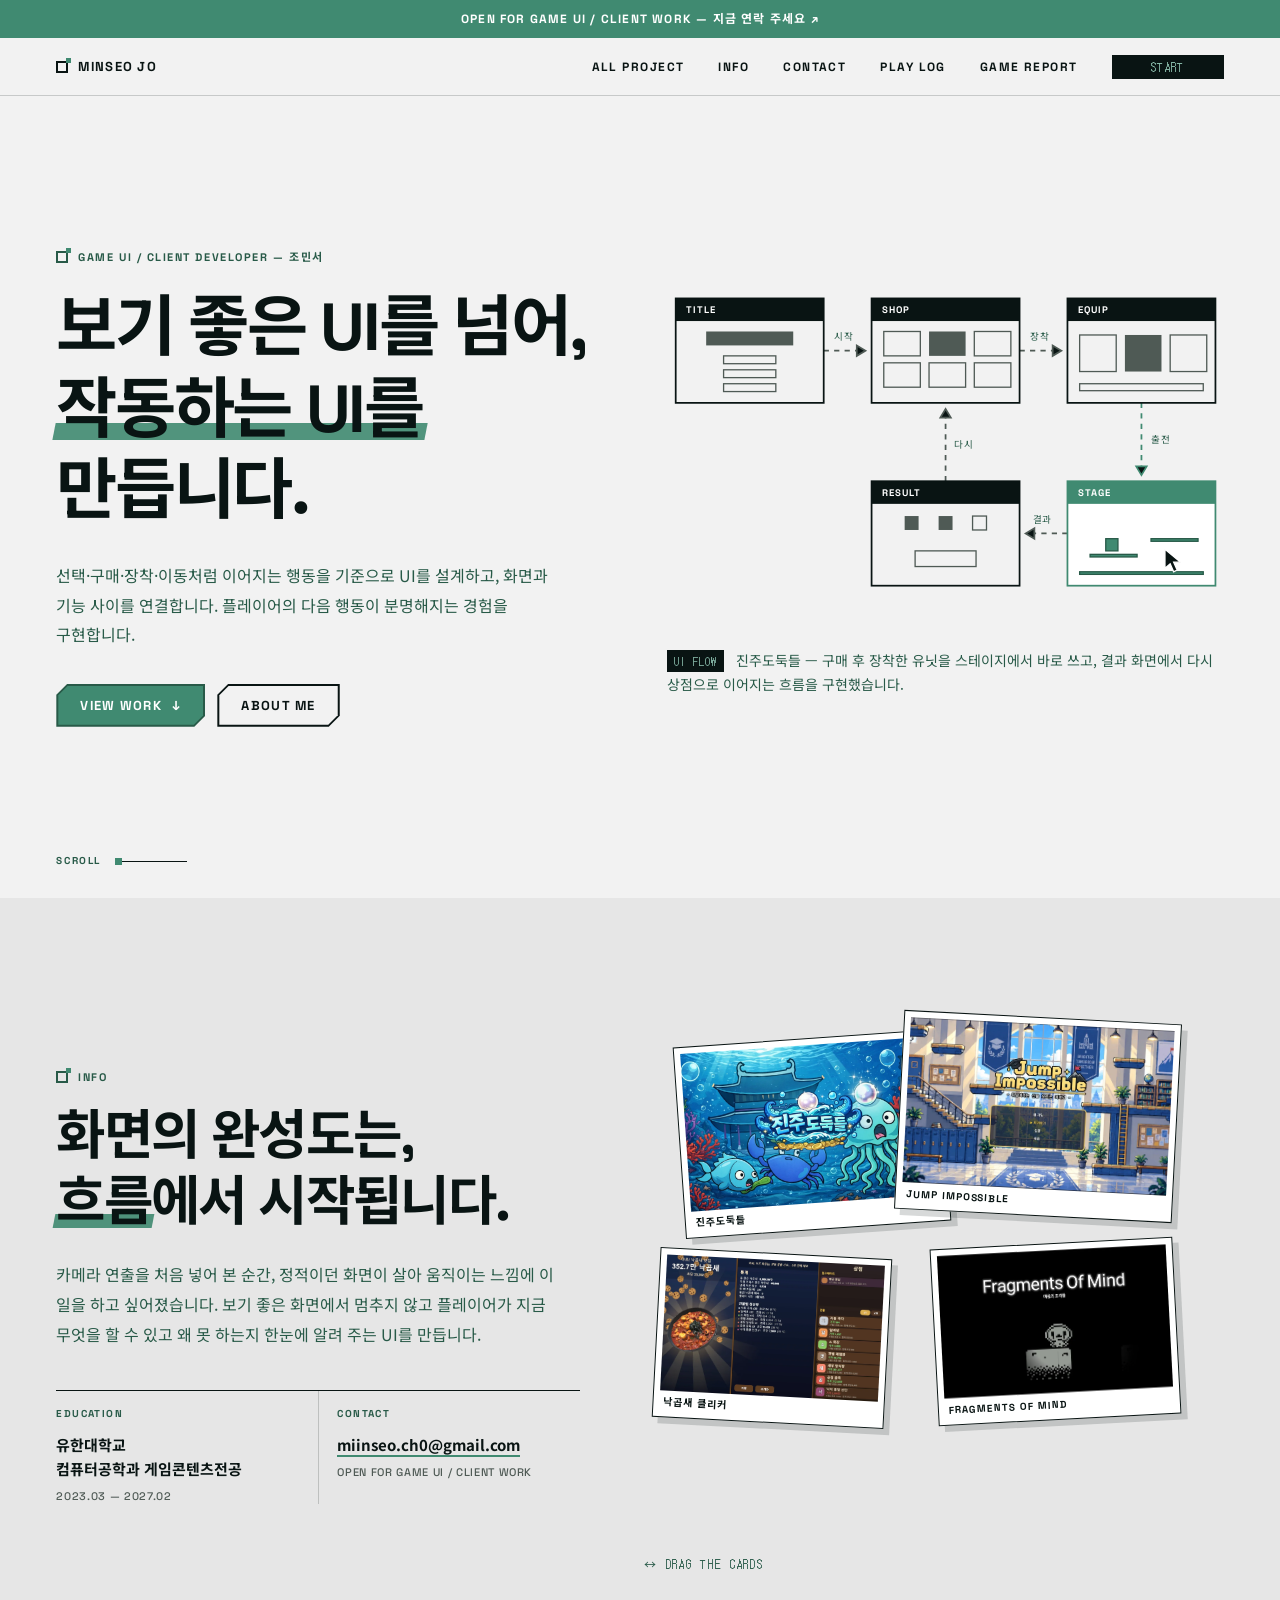
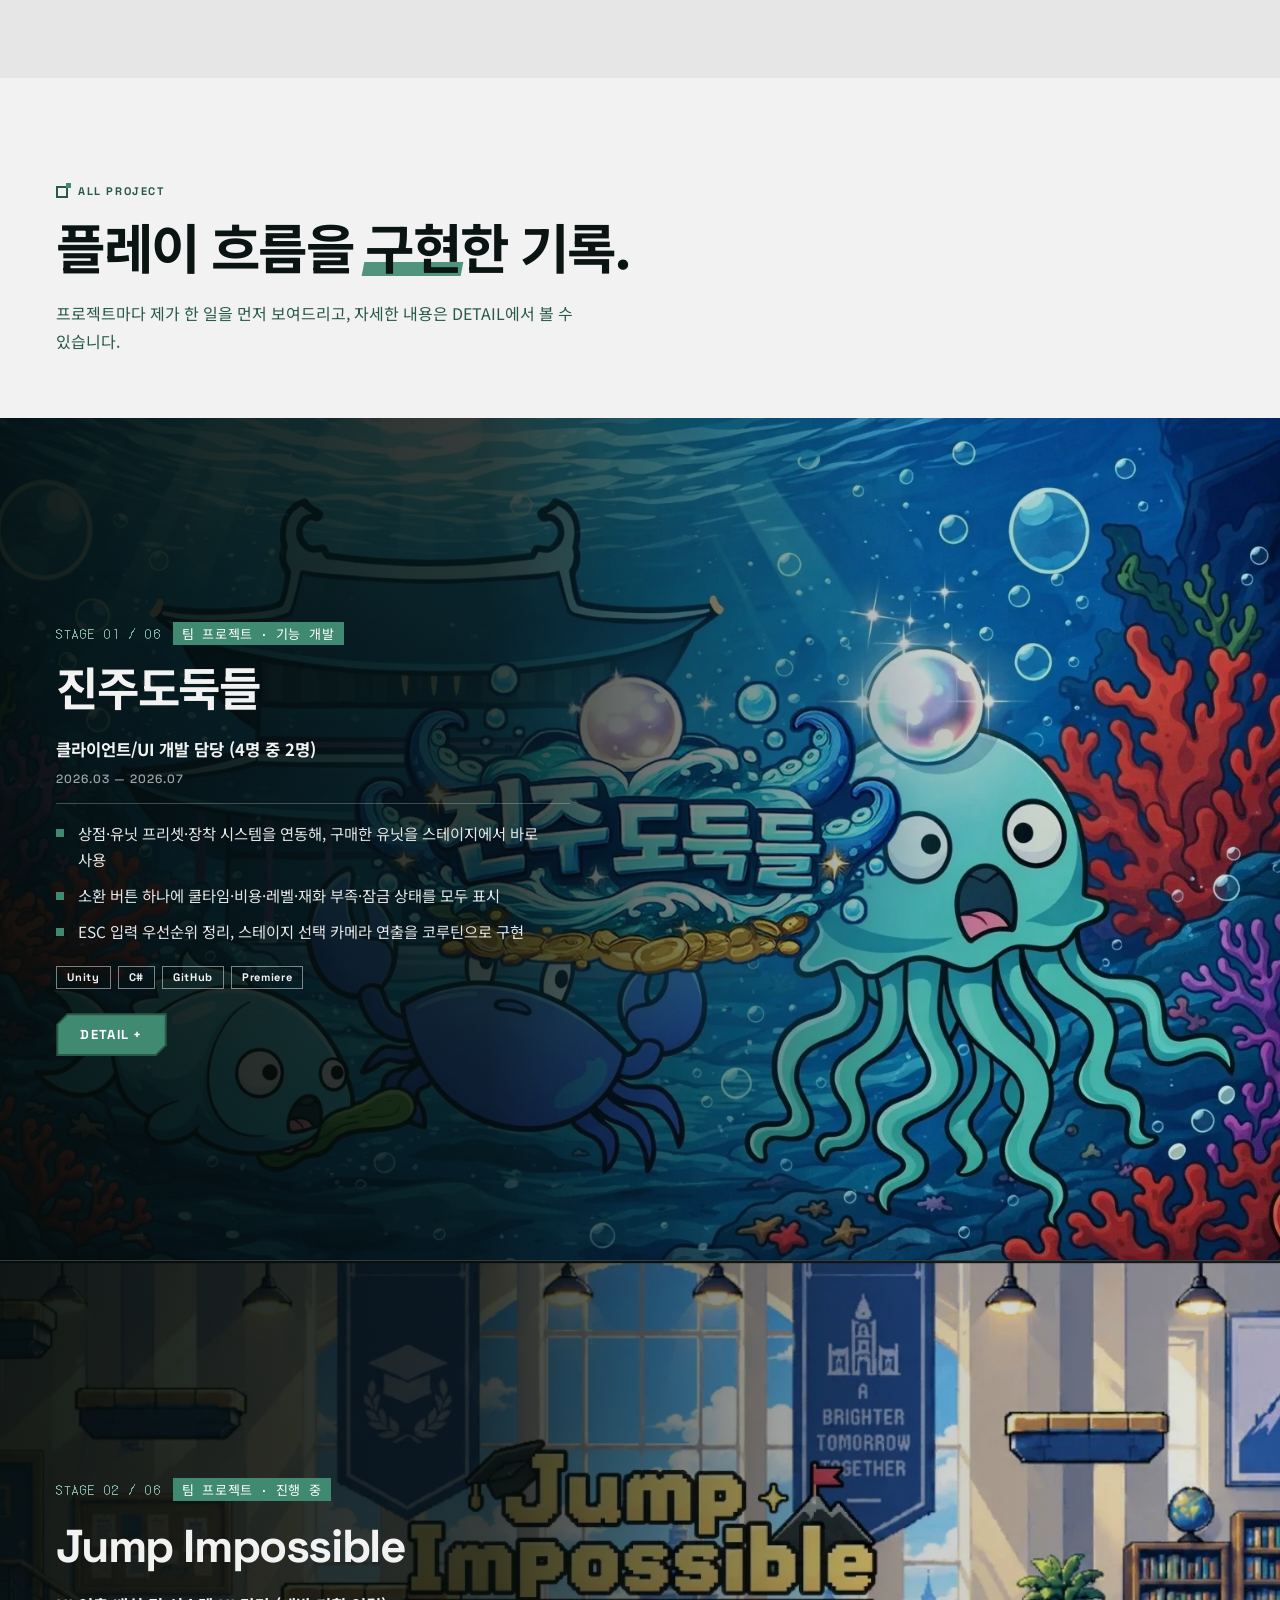
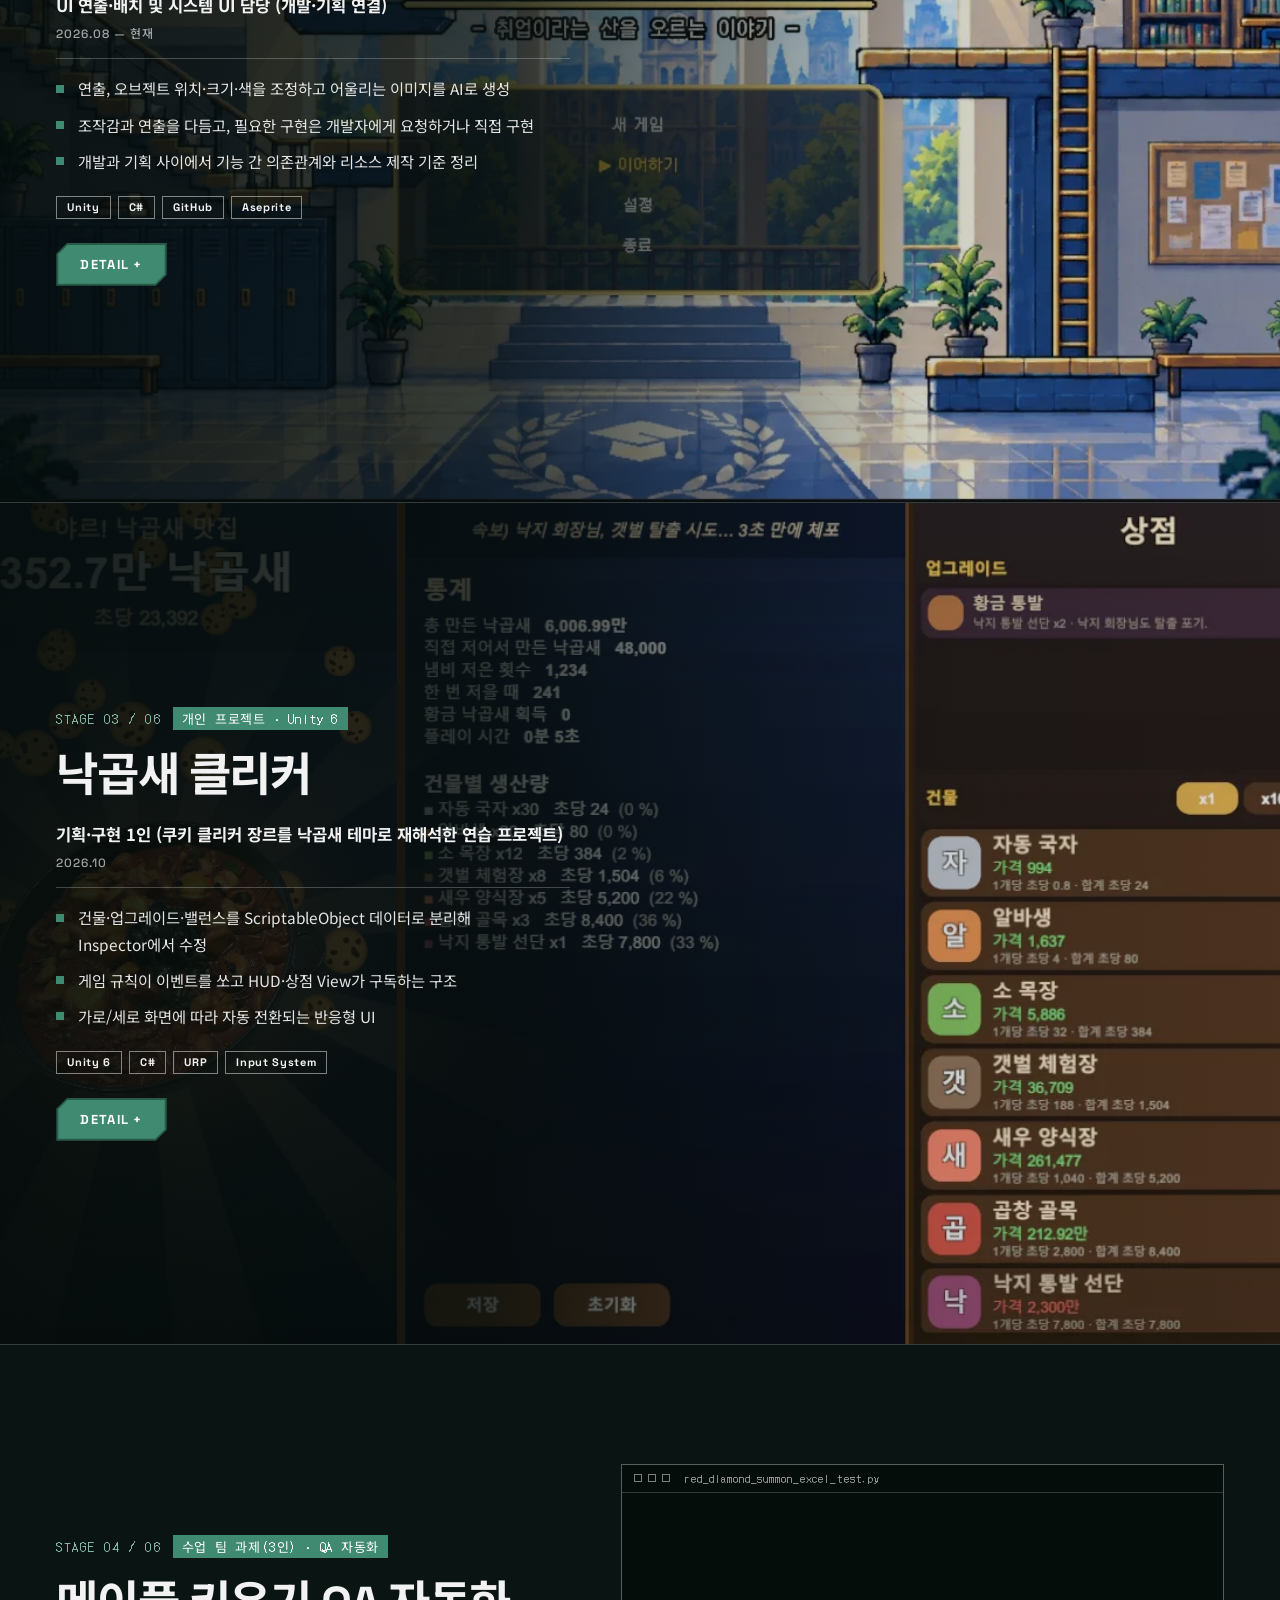
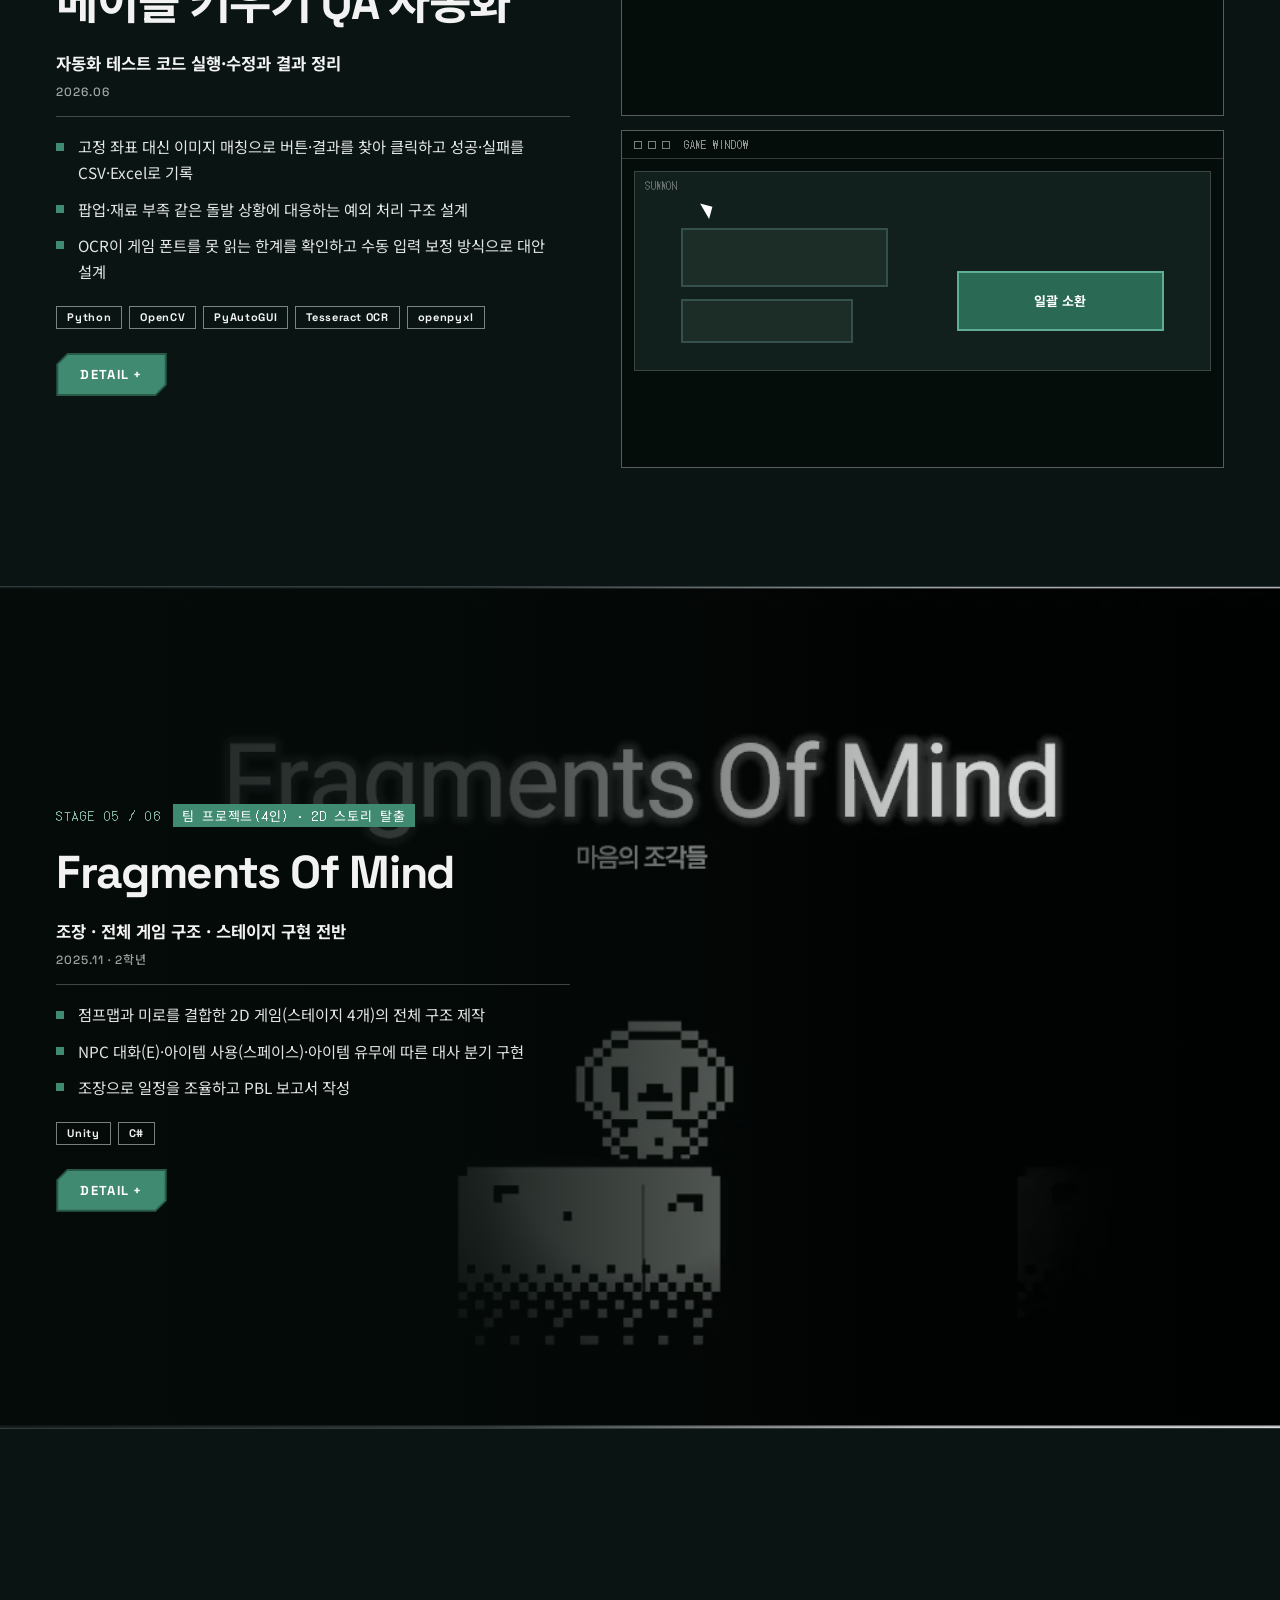
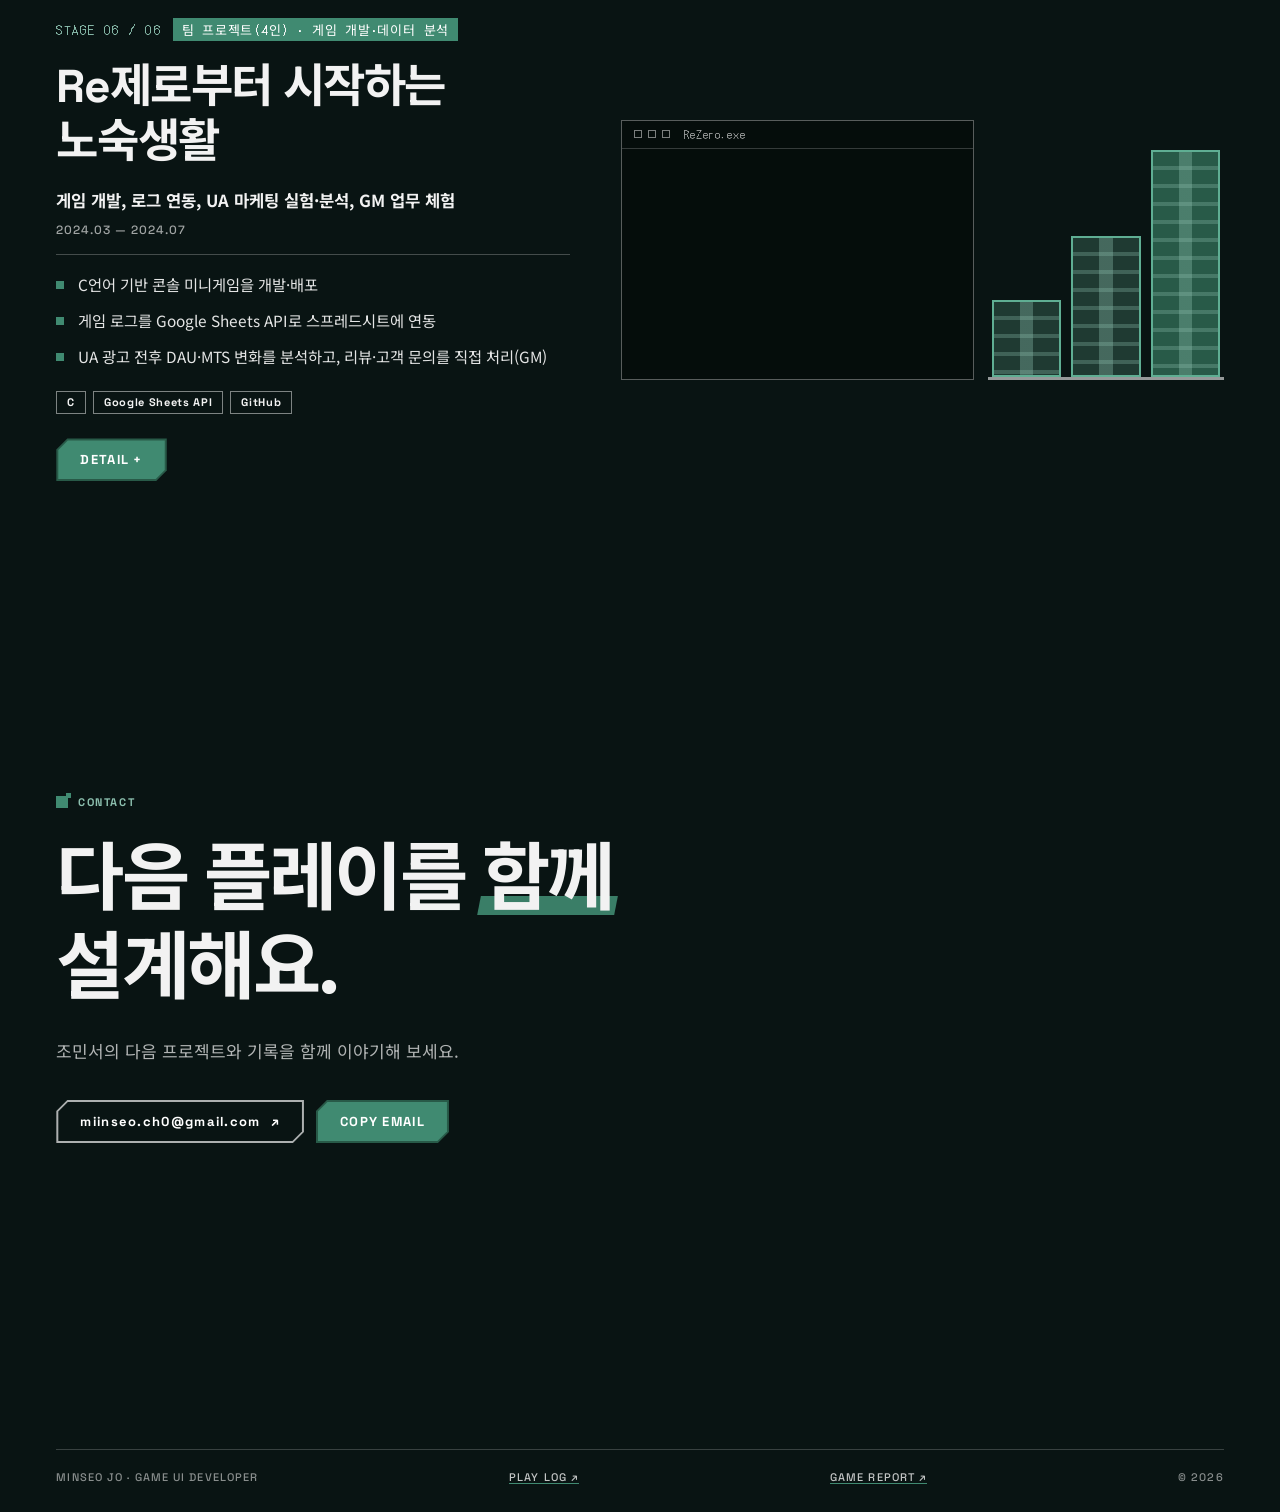
<file: index.html>
<!doctype html>
<html lang="ko">
<head>
<meta charset="utf-8">
<meta name="viewport" content="width=device-width, initial-scale=1">
<title>조민서 · Game UI / Client Developer</title>
<meta name="description" content="보기 좋은 UI를 넘어, 작동하는 UI를 만드는 게임 클라이언트 개발자 조민서의 포트폴리오">
<link rel="preconnect" href="https://fonts.googleapis.com">
<link rel="preconnect" href="https://fonts.gstatic.com" crossorigin>
<link href="https://fonts.googleapis.com/css2?family=DotGothic16&family=Noto+Sans+KR:wght@400;500;700;900&family=Space+Grotesk:wght@400;500;700&display=swap" rel="stylesheet">
<link rel="stylesheet" href="style.css">
<script>document.documentElement.classList.add('js');</script>
</head>
<body>

<a class="skip" href="#work">본문으로 건너뛰기</a>

<div class="strip" role="note">
  <a href="mailto:miinseo.ch0@gmail.com">OPEN FOR GAME UI / CLIENT WORK<span class="hide-sm"> &mdash; 지금 연락 주세요</span> <span aria-hidden="true">&#8599;</span></a>
</div>

<header class="bar">
  <a class="brand" href="#top"><i class="ck" aria-hidden="true"></i> <span class="brand__t">MINSEO JO</span></a>
  <nav class="bar__nav" aria-label="주요 메뉴">
    <a class="nl" href="#work" data-nav="work">ALL PROJECT</a>
    <a class="nl" href="#info" data-nav="info">INFO</a>
    <a class="nl" href="#contact" data-nav="contact">CONTACT</a>
    <a class="nl" href="game-history.html">PLAY LOG</a>
    <a class="nl" href="reports.html">GAME REPORT</a>
    <span class="stage" id="stage" aria-live="polite">START</span>
  </nav>
</header>

<main id="top">

  <!-- HERO ------------------------------------------------------------ -->
  <section class="hero" id="hero" data-section="hero">
    <div class="hero__text">
      <p class="eyebrow rv"><i class="ck" aria-hidden="true"></i> GAME UI / CLIENT DEVELOPER &mdash; 조민서</p>
      <h1 class="hero__title">
        <span class="ln rv">보기 좋은 UI를 넘어,</span>
        <span class="ln ln--hl rv"><em>작동하는 UI를</em></span>
        <span class="ln rv">만듭니다.</span>
      </h1>
      <p class="hero__lead rv">선택·구매·장착·이동처럼 이어지는 행동을 기준으로 UI를 설계하고, 화면과 기능 사이를 연결합니다. 플레이어의 다음 행동이 분명해지는 경험을 구현합니다.</p>
      <div class="hero__cta rv">
        <a class="btn btn--solid" href="#work">VIEW WORK <span aria-hidden="true">&#8595;</span></a>
        <a class="btn btn--line" href="#info">ABOUT ME</a>
      </div>
    </div>
    <figure class="flow rv" aria-label="진주도둑들 UI 흐름도: 타이틀, 상점, 장착, 스테이지, 결과 화면이 이어지는 애니메이션">
      <svg id="flow" viewBox="0 0 640 400" role="img" aria-hidden="true"></svg>
      <figcaption><b>UI FLOW</b> 진주도둑들 &mdash; 구매 후 장착한 유닛을 스테이지에서 바로 쓰고, 결과 화면에서 다시 상점으로 이어지는 흐름을 구현했습니다.</figcaption>
    </figure>
    <div class="scroll" aria-hidden="true"><span>SCROLL</span><i></i></div>
  </section>

  <!-- INFO (collage) --------------------------------------------------- -->
  <section class="info" id="info" data-section="info">
    <div class="info__text">
      <p class="eyebrow rv"><i class="ck" aria-hidden="true"></i> INFO</p>
      <h2 class="big rv">화면의 완성도는,<br><em>흐름</em>에서 시작됩니다.</h2>
      <p class="lead rv">카메라 연출을 처음 넣어 본 순간, 정적이던 화면이 살아 움직이는 느낌에 이 일을 하고 싶어졌습니다. 보기 좋은 화면에서 멈추지 않고 플레이어가 지금 무엇을 할 수 있고 왜 못 하는지 한눈에 알려 주는 UI를 만듭니다.</p>
      <dl class="facts rv">
        <div><dt>EDUCATION</dt><dd>유한대학교<br>컴퓨터공학과 게임콘텐츠전공<small>2023.03 — 2027.02</small></dd></div>
        <div><dt>CONTACT</dt><dd><a href="mailto:miinseo.ch0@gmail.com">miinseo.ch0@gmail.com</a><small>OPEN FOR GAME UI / CLIENT WORK</small></dd></div>
      </dl>
    </div>
    <div class="collage-wrap">
      <div class="collage" id="collage" aria-label="프로젝트 이미지 콜라주 (드래그해서 움직여 보세요)">
        <figure class="card" style="--x:6%;--y:6%;--r:-4deg;--w:46%"><img src="assets/project-pearl-thieves.webp" alt="진주도둑들 키아트" draggable="false"><figcaption>진주도둑들</figcaption></figure>
        <figure class="card" style="--x:44%;--y:2%;--r:3deg;--w:48%"><img src="assets/project-jump-impossible.webp" alt="Jump Impossible 타이틀 화면" draggable="false"><figcaption>Jump Impossible</figcaption></figure>
        <figure class="card" style="--x:2%;--y:46%;--r:3deg;--w:40%"><img src="assets/nk-04-nakgopsae.webp" alt="낙곱새 클리커 화면" draggable="false"><figcaption>낙곱새 클리커</figcaption></figure>
        <figure class="card" style="--x:50%;--y:44%;--r:-3deg;--w:42%"><img src="assets/title.webp" alt="Fragments Of Mind 타이틀" draggable="false"><figcaption>Fragments Of Mind</figcaption></figure>
      </div>
      <p class="collage__hint" aria-hidden="true">&#8596; DRAG THE CARDS</p>
    </div>
  </section>

  <!-- ALL PROJECT ------------------------------------------------------ -->
  <section class="work" id="work" data-section="work">
    <header class="work__head">
      <p class="eyebrow rv"><i class="ck" aria-hidden="true"></i> ALL PROJECT</p>
      <h2 class="big rv">플레이 흐름을 <em>구현</em>한 기록.</h2>
      <p class="work__sub rv">프로젝트마다 제가 한 일을 먼저 보여드리고, 자세한 내용은 DETAIL에서 볼 수 있습니다.</p>
    </header>
    <div id="panels"></div>
  </section>

  <!-- CONTACT ---------------------------------------------------------- -->
  <section class="contact" id="contact" data-section="contact">
    <p class="eyebrow eyebrow--dk"><i class="ck ck--fill" aria-hidden="true"></i> CONTACT</p>
    <h2 class="contact__title rv">다음 플레이를 <em>함께</em><br>설계해요.</h2>
    <p class="contact__lead rv">조민서의 다음 프로젝트와 기록을 함께 이야기해 보세요.</p>
    <div class="contact__actions rv">
      <a class="btn btn--line" href="mailto:miinseo.ch0@gmail.com">miinseo.ch0@gmail.com <span aria-hidden="true">&#8599;</span></a>
      <button class="btn btn--solid" type="button" id="copy">COPY EMAIL</button>
    </div>
    <footer class="foot"><span>MINSEO JO · GAME UI DEVELOPER</span><a href="game-history.html">PLAY LOG &#8599;</a><a href="reports.html">GAME REPORT &#8599;</a><span>&copy; 2026</span></footer>
  </section>
</main>

<!-- Detail drawer -->
<div class="veil" id="veil" hidden></div>
<aside class="drawer" id="drawer" role="dialog" aria-modal="true" aria-labelledby="d-title" aria-hidden="true" tabindex="-1">
  <button class="drawer__close" type="button" id="d-close" aria-label="닫기">&#10005;</button>
  <p class="eyebrow" id="d-cat"></p>
  <h3 id="d-title"></h3>
  <p class="drawer__meta" id="d-meta"></p>
  <p class="drawer__role" id="d-role"></p>
  <ul class="drawer__list" id="d-list"></ul>
  <ul class="tags" id="d-skills"></ul>
  <p class="drawer__note" id="d-note"></p>
  <div class="drawer__links" id="d-links"></div>
</aside>

<script src="main.js"></script>
</body>
</html>
</file>
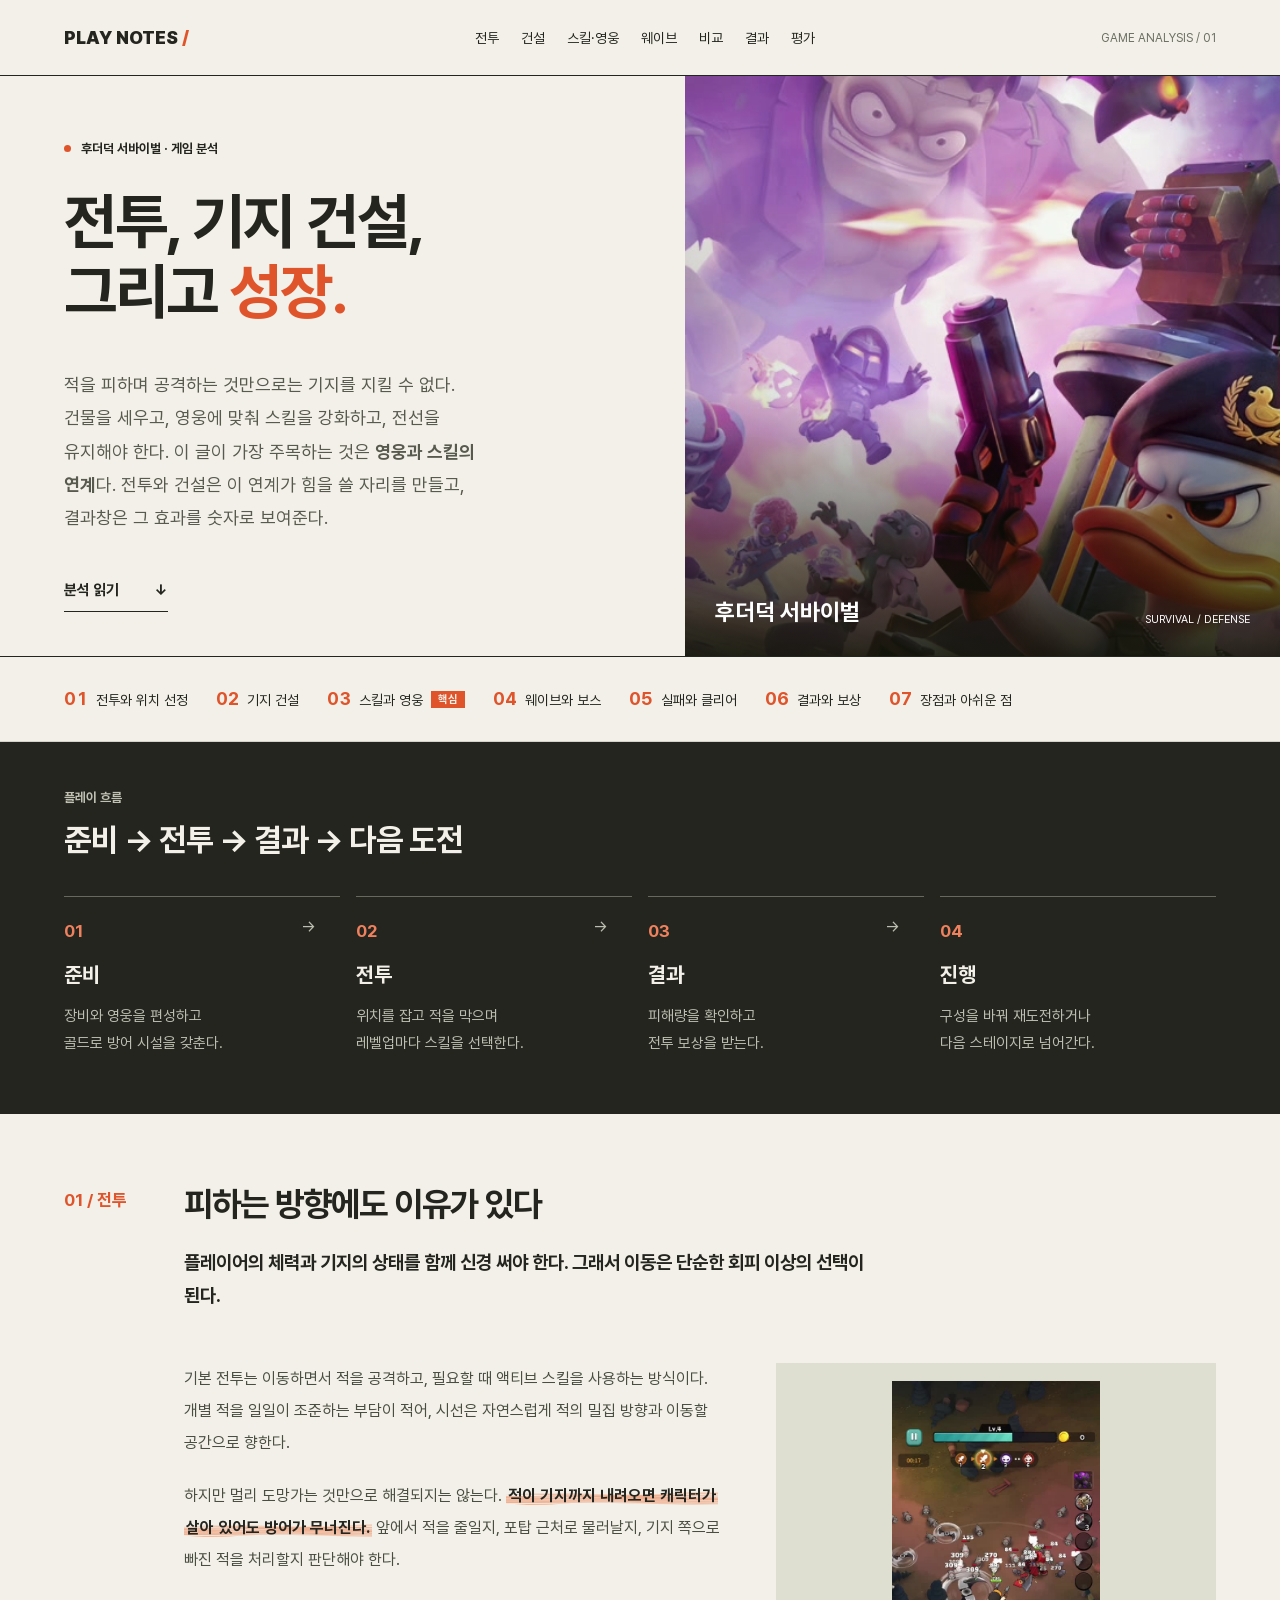
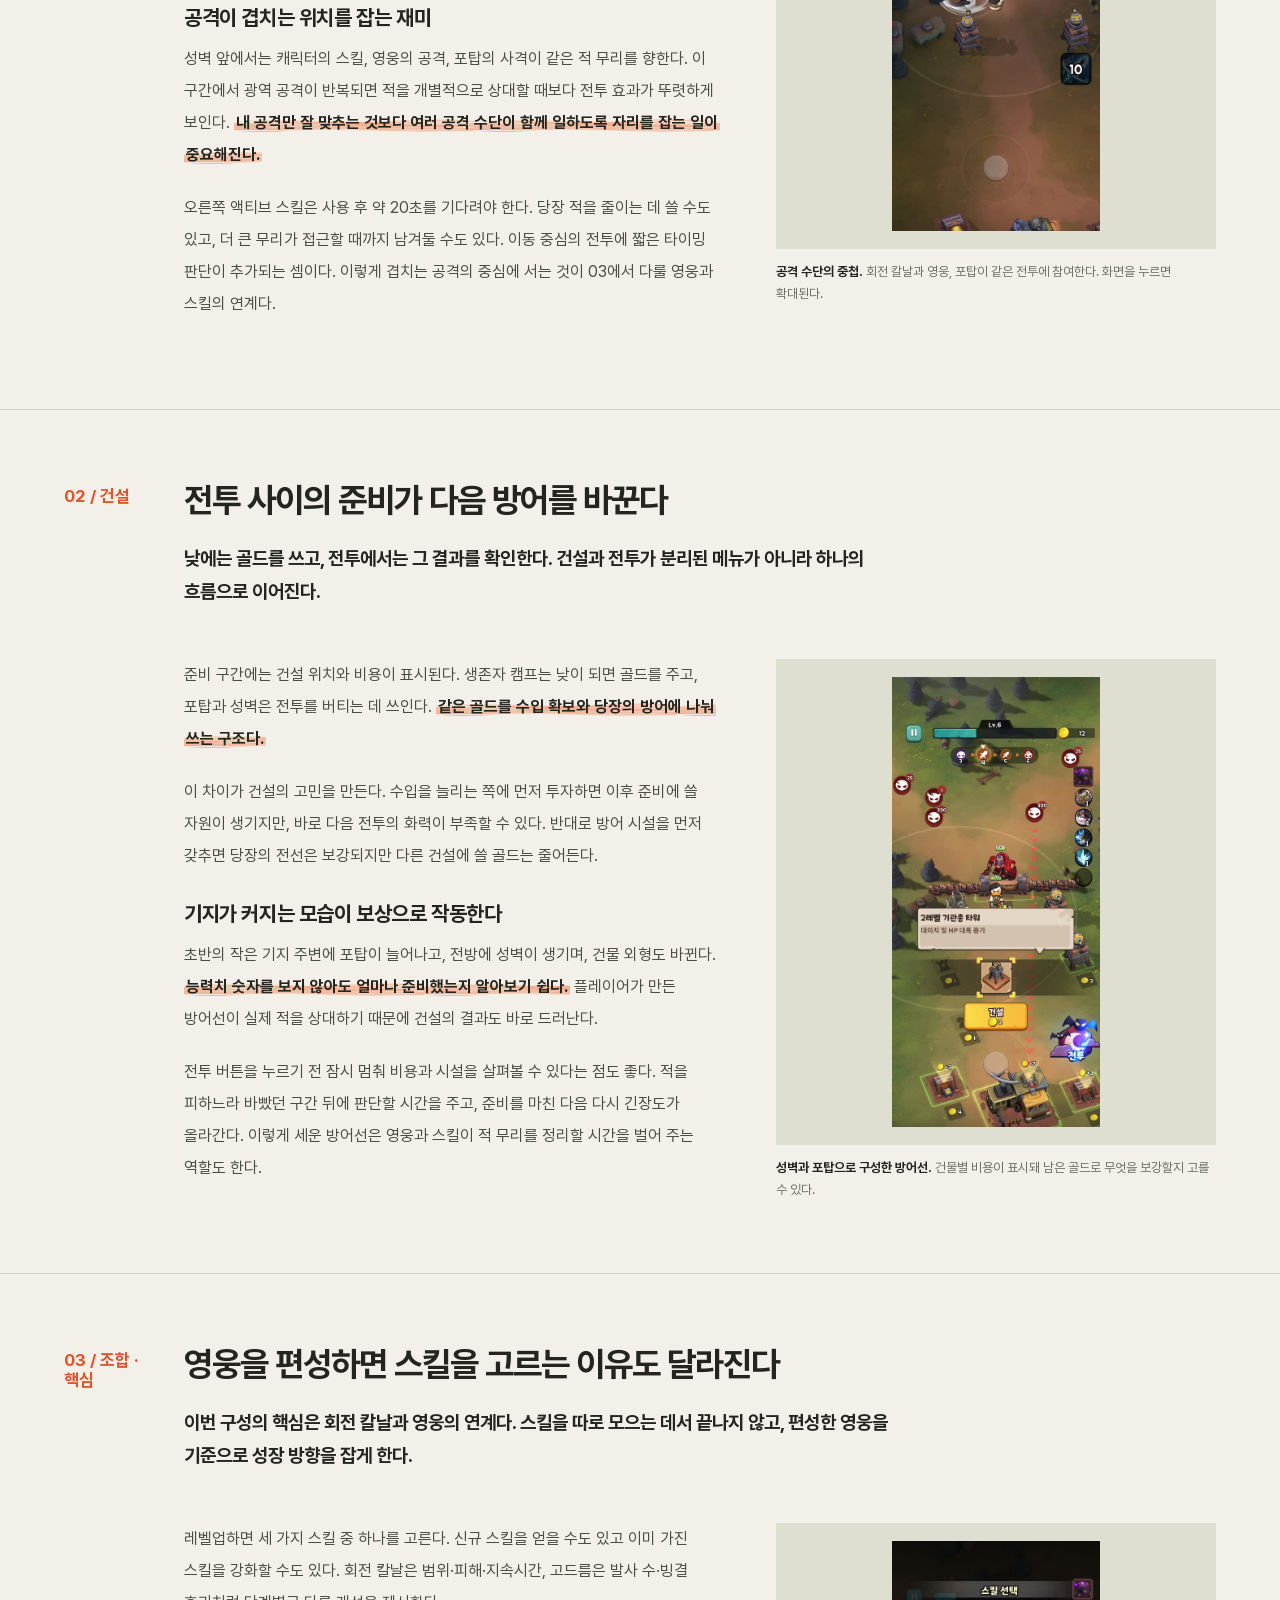
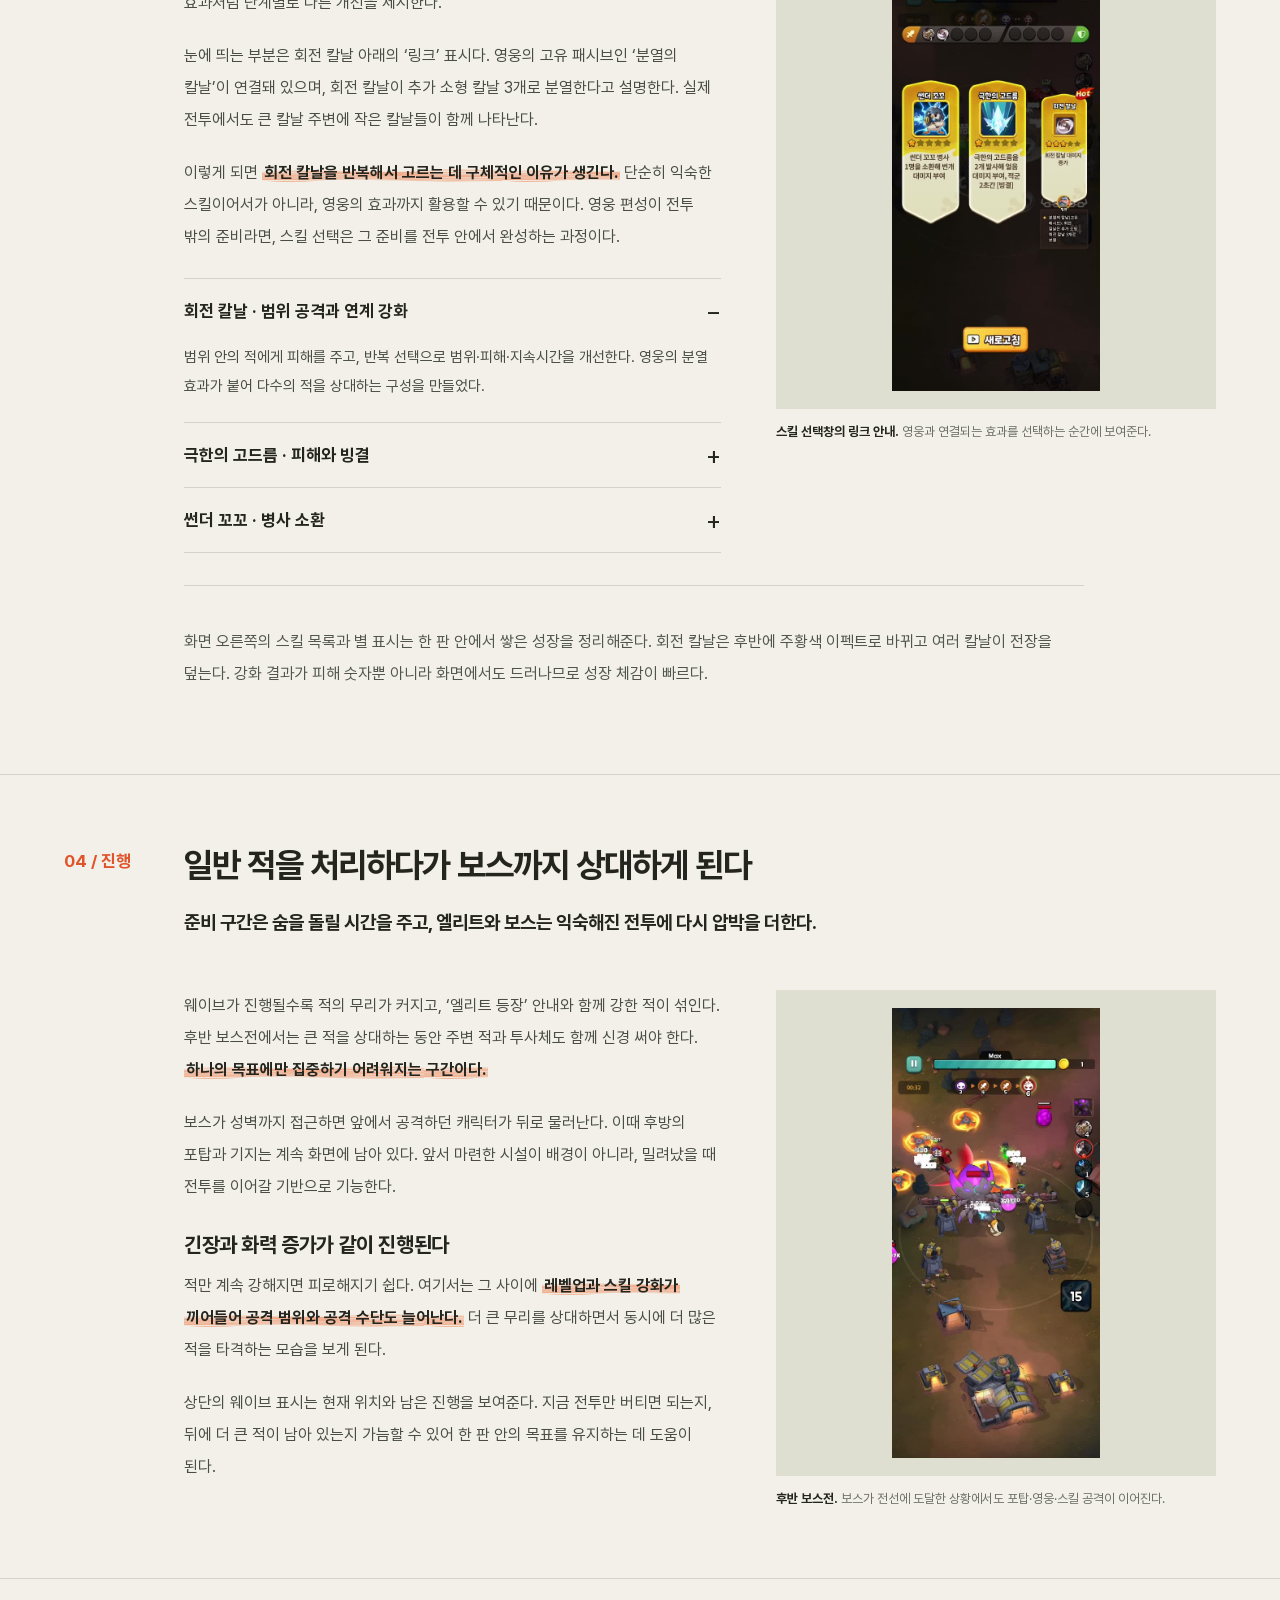
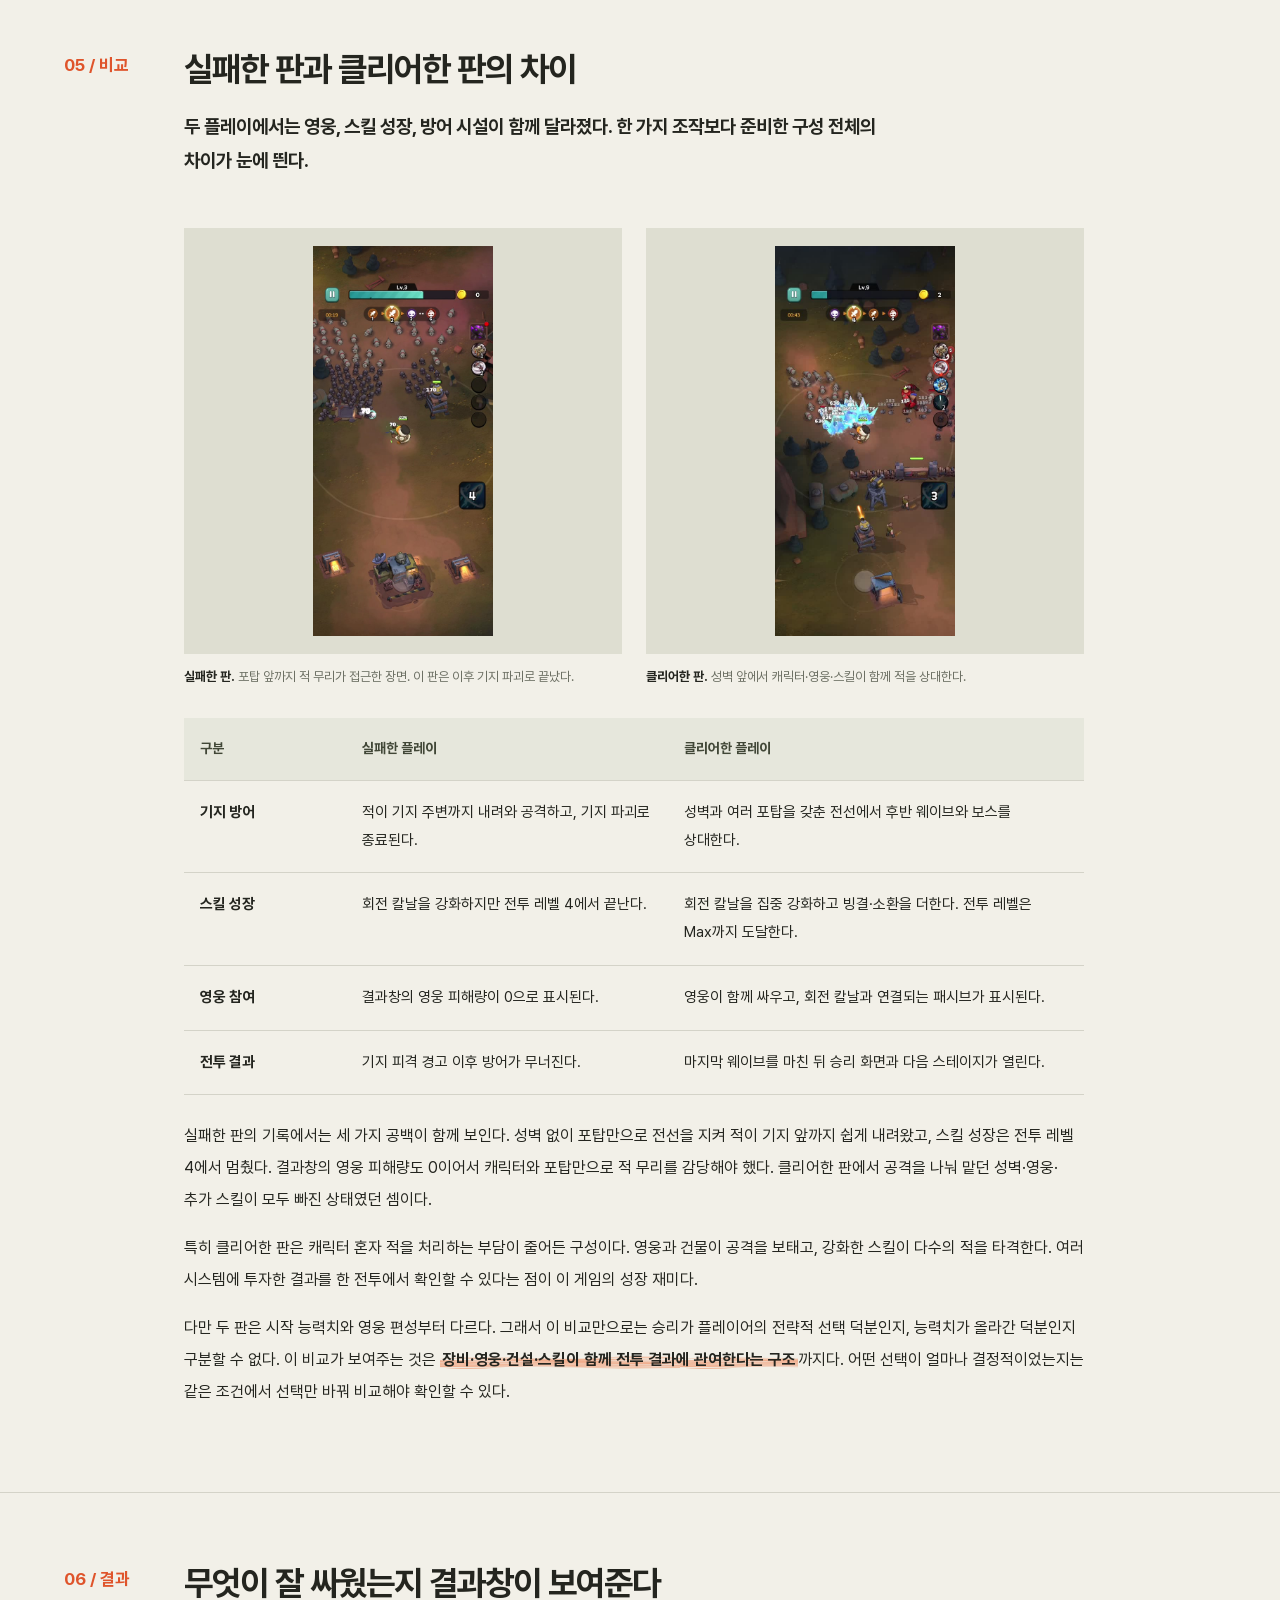
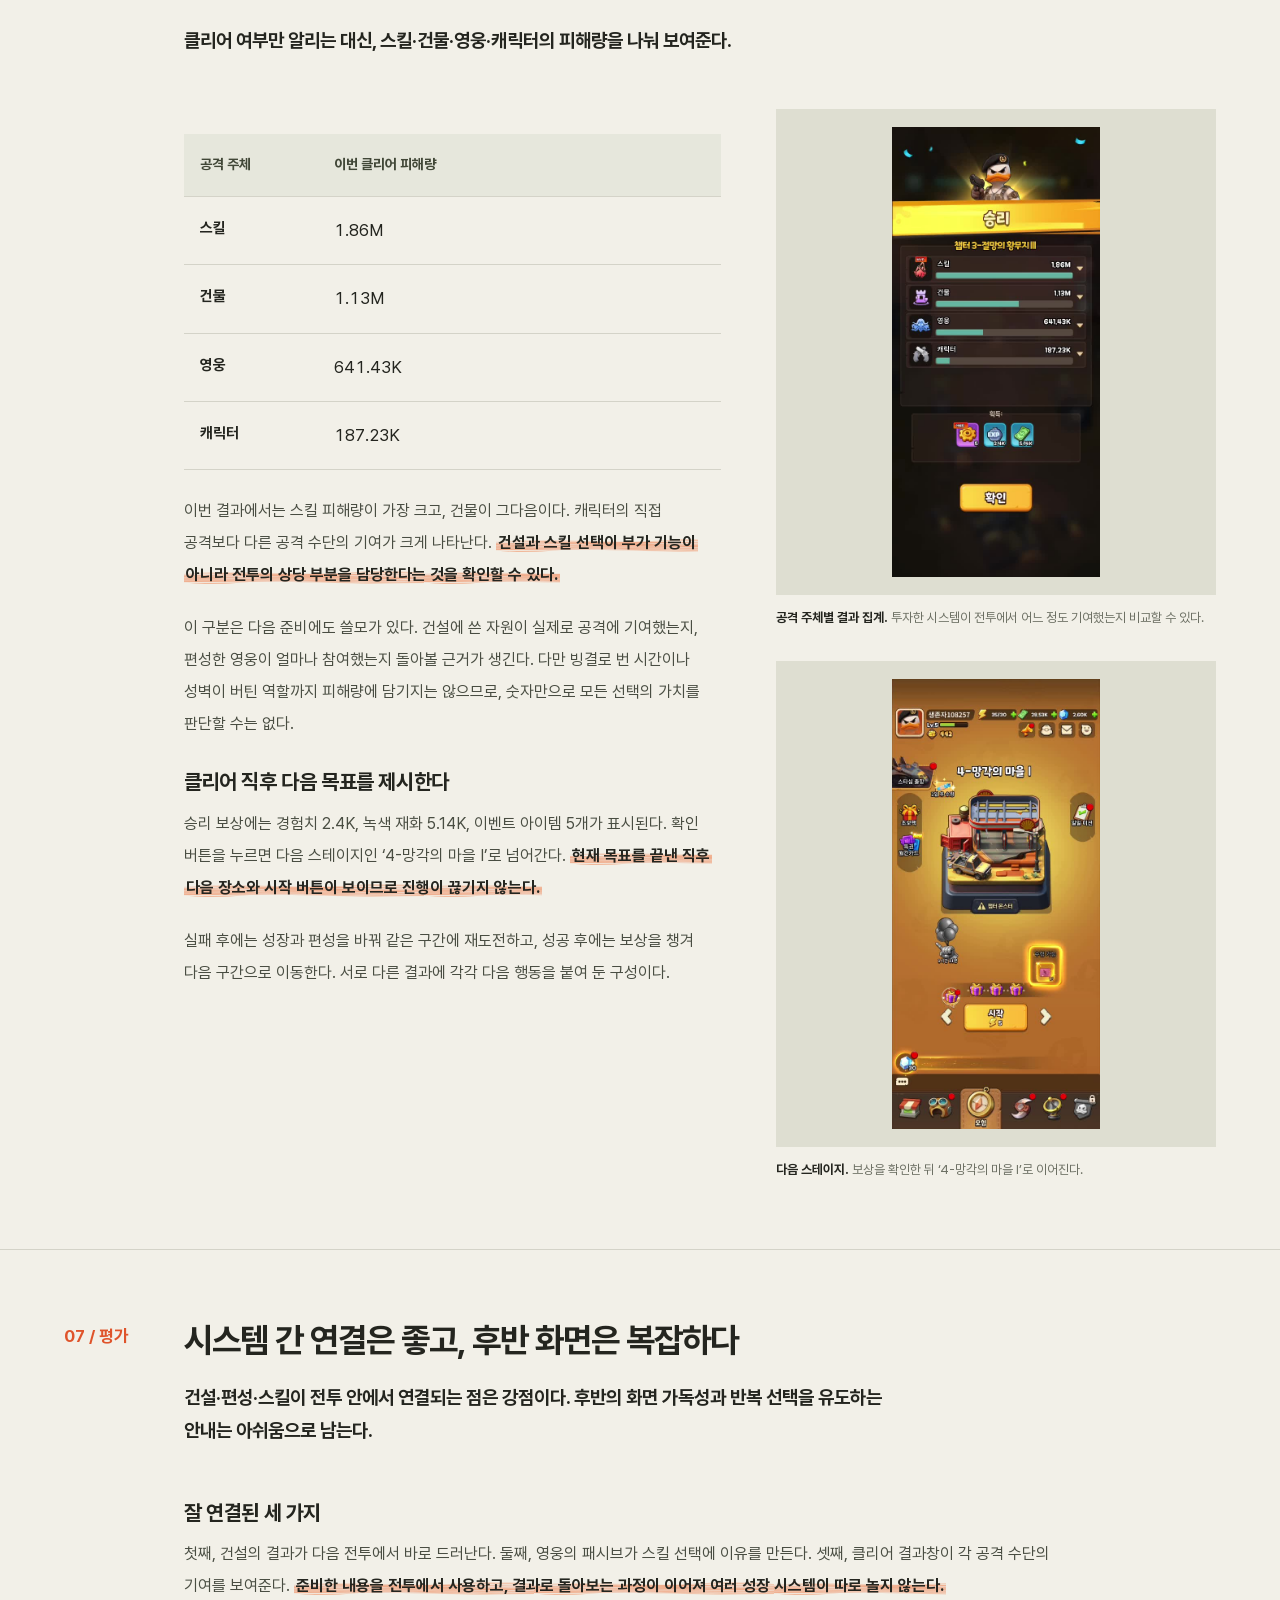
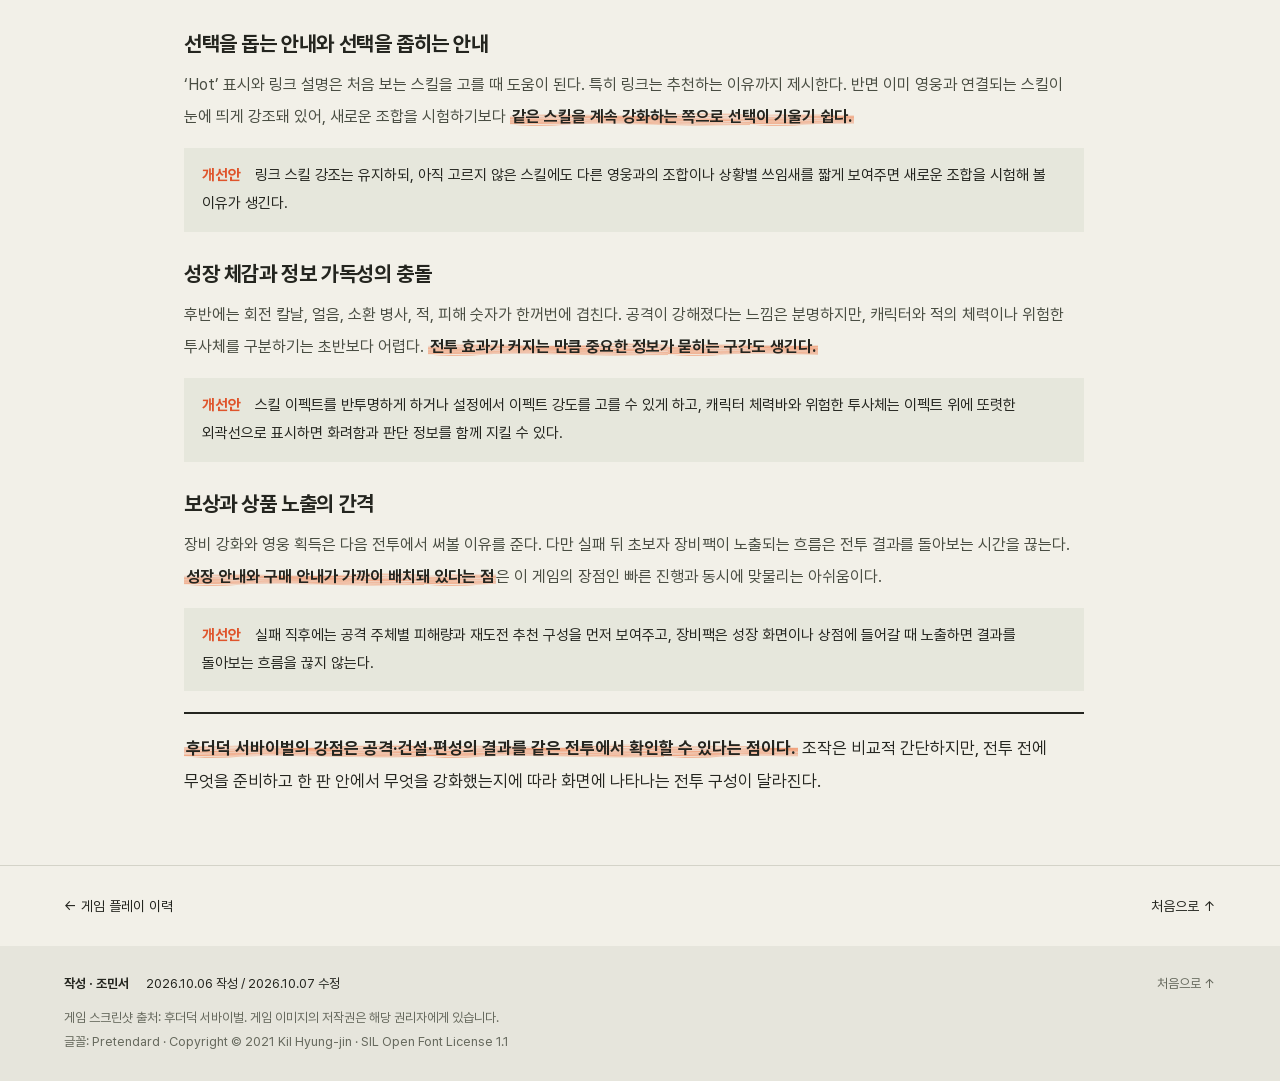
<file: reports/hudeodeok/index.html>
<!doctype html>
<html lang="ko">
<head>
<meta charset="utf-8">
<meta name="viewport" content="width=device-width, initial-scale=1">
<title>후더덕 서바이벌 분석</title>
<meta name="description" content="후더덕 서바이벌의 전투, 기지 건설, 영웅과 스킬 연계를 살펴보고 실패와 클리어의 차이를 분석합니다.">
<link rel="stylesheet" href="styles.css">
<link rel="icon" type="image/svg+xml" href="favicon.svg">
</head>
<body>
<div id="top"></div>
    <header>
      <a href="#top" class="brand">PLAY NOTES<i> /</i></a>
      <nav aria-label="페이지 메뉴">
        <a href="#combat">전투</a>
        <a href="#build">건설</a>
        <a href="#skills">스킬·영웅</a>
        <a href="#pressure">웨이브</a>
        <a href="#compare">비교</a>
        <a href="#result">결과</a>
        <a href="#review">평가</a>
      </nav>
      <span class="issue">GAME ANALYSIS / 01</span>
    </header>
    <main>
      <section class="hero">
        <div class="hero-copy">
          <div class="eyebrow">
            <span class="dot"></span>
            후더덕 서바이벌 · 게임 분석
          </div>
          <h1>전투, 기지 건설,<br>그리고 <em>성장.</em></h1>
          <p class="intro">적을 피하며 공격하는 것만으로는 기지를 지킬 수 없다. 건물을 세우고, 영웅에 맞춰 스킬을 강화하고, 전선을 유지해야 한다. 이 글이 가장 주목하는 것은 <b>영웅과 스킬의 연계</b>다. 전투와 건설은 이 연계가 힘을 쓸 자리를 만들고, 결과창은 그 효과를 숫자로 보여준다.</p>
          <a class="read-link" href="#combat">분석 읽기 <span>↓</span></a>
        </div>
        <div class="hero-art">
          <img src="assets/hero.jpg" alt="후더덕 서바이벌 오리 캐릭터 일러스트" fetchpriority="high">
          <div class="art-caption">
            <strong>후더덕 서바이벌</strong>
            <small>SURVIVAL / DEFENSE</small>
          </div>
        </div>
      </section>
      <div class="contents" aria-label="분석 목차">
        <a href="#combat"><span>01</span>전투와 위치 선정</a>
        <a href="#build"><span>02</span>기지 건설</a>
        <a href="#skills"><span>03</span>스킬과 영웅 <small class="core-tag">핵심</small></a>
        <a href="#pressure"><span>04</span>웨이브와 보스</a>
        <a href="#compare"><span>05</span>실패와 클리어</a>
        <a href="#result"><span>06</span>결과와 보상</a>
        <a href="#review"><span>07</span>장점과 아쉬운 점</a>
      </div>
      <section class="loop">
        <div class="eyebrow">플레이 흐름</div>
        <h2>준비 → 전투 → 결과 → 다음 도전</h2>
        <div class="steps">
          <div class="step">
            <b>01</b>
            <h3>준비</h3>
            <p>장비와 영웅을 편성하고<br>골드로 방어 시설을 갖춘다.</p>
          </div>
          <div class="step">
            <b>02</b>
            <h3>전투</h3>
            <p>위치를 잡고 적을 막으며<br>레벨업마다 스킬을 선택한다.</p>
          </div>
          <div class="step">
            <b>03</b>
            <h3>결과</h3>
            <p>피해량을 확인하고<br>전투 보상을 받는다.</p>
          </div>
          <div class="step">
            <b>04</b>
            <h3>진행</h3>
            <p>구성을 바꿔 재도전하거나<br>다음 스테이지로 넘어간다.</p>
          </div>
        </div>
      </section>
      <section class="editorial" id="combat">
        <div class="article-head">
          <div class="eyebrow">01 / 전투</div>
          <div>
            <h2>피하는 방향에도 이유가 있다</h2>
            <p class="deck">플레이어의 체력과 기지의 상태를 함께 신경 써야 한다. 그래서 이동은 단순한 회피 이상의 선택이 된다.</p>
          </div>
        </div>
        <div class="essay">
          <div class="prose">
            <p>기본 전투는 이동하면서 적을 공격하고, 필요할 때 액티브 스킬을 사용하는 방식이다. 개별 적을 일일이 조준하는 부담이 적어, 시선은 자연스럽게 적의 밀집 방향과 이동할 공간으로 향한다.</p>
            <p>하지만 멀리 도망가는 것만으로 해결되지는 않는다. <strong>적이 기지까지 내려오면 캐릭터가 살아 있어도 방어가 무너진다.</strong> 앞에서 적을 줄일지, 포탑 근처로 물러날지, 기지 쪽으로 빠진 적을 처리할지 판단해야 한다.</p>
            <h3>공격이 겹치는 위치를 잡는 재미</h3>
            <p>성벽 앞에서는 캐릭터의 스킬, 영웅의 공격, 포탑의 사격이 같은 적 무리를 향한다. 이 구간에서 광역 공격이 반복되면 적을 개별적으로 상대할 때보다 전투 효과가 뚜렷하게 보인다. <strong>내 공격만 잘 맞추는 것보다 여러 공격 수단이 함께 일하도록 자리를 잡는 일이 중요해진다.</strong></p>
            <p>오른쪽 액티브 스킬은 사용 후 약 20초를 기다려야 한다. 당장 적을 줄이는 데 쓸 수도 있고, 더 큰 무리가 접근할 때까지 남겨둘 수도 있다. 이동 중심의 전투에 짧은 타이밍 판단이 추가되는 셈이다. 이렇게 겹치는 공격의 중심에 서는 것이 03에서 다룰 영웅과 스킬의 연계다.</p>
          </div>
          <figure>
            <button type="button" class="zoom" aria-label="전투 화면 크게 보기"><img src="assets/early-fight.jpg" alt="영웅과 캐릭터가 포탑 앞에서 적을 함께 공격하는 장면" loading="lazy"></button>
            <figcaption><b>공격 수단의 중첩.</b> 회전 칼날과 영웅, 포탑이 같은 전투에 참여한다. 화면을 누르면 확대된다.</figcaption>
          </figure>
        </div>
      </section>
      <section class="editorial" id="build">
        <div class="article-head">
          <div class="eyebrow">02 / 건설</div>
          <div>
            <h2>전투 사이의 준비가 다음 방어를 바꾼다</h2>
            <p class="deck">낮에는 골드를 쓰고, 전투에서는 그 결과를 확인한다. 건설과 전투가 분리된 메뉴가 아니라 하나의 흐름으로 이어진다.</p>
          </div>
        </div>
        <div class="essay">
          <div class="prose">
            <p>준비 구간에는 건설 위치와 비용이 표시된다. 생존자 캠프는 낮이 되면 골드를 주고, 포탑과 성벽은 전투를 버티는 데 쓰인다. <strong>같은 골드를 수입 확보와 당장의 방어에 나눠 쓰는 구조다.</strong></p>
            <p>이 차이가 건설의 고민을 만든다. 수입을 늘리는 쪽에 먼저 투자하면 이후 준비에 쓸 자원이 생기지만, 바로 다음 전투의 화력이 부족할 수 있다. 반대로 방어 시설을 먼저 갖추면 당장의 전선은 보강되지만 다른 건설에 쓸 골드는 줄어든다.</p>
            <h3>기지가 커지는 모습이 보상으로 작동한다</h3>
            <p>초반의 작은 기지 주변에 포탑이 늘어나고, 전방에 성벽이 생기며, 건물 외형도 바뀐다. <strong>능력치 숫자를 보지 않아도 얼마나 준비했는지 알아보기 쉽다.</strong> 플레이어가 만든 방어선이 실제 적을 상대하기 때문에 건설의 결과도 바로 드러난다.</p>
            <p>전투 버튼을 누르기 전 잠시 멈춰 비용과 시설을 살펴볼 수 있다는 점도 좋다. 적을 피하느라 바빴던 구간 뒤에 판단할 시간을 주고, 준비를 마친 다음 다시 긴장도가 올라간다. 이렇게 세운 방어선은 영웅과 스킬이 적 무리를 정리할 시간을 벌어 주는 역할도 한다.</p>
          </div>
          <figure>
            <button type="button" class="zoom" aria-label="방어선 화면 크게 보기"><img src="assets/fort.jpg" alt="성벽과 포탑, 병사 시설이 배치된 준비 구간" loading="lazy"></button>
            <figcaption><b>성벽과 포탑으로 구성한 방어선.</b> 건물별 비용이 표시돼 남은 골드로 무엇을 보강할지 고를 수 있다.</figcaption>
          </figure>
        </div>
      </section>
      <section class="editorial" id="skills">
        <div class="article-head">
          <div class="eyebrow">03 / 조합 · 핵심</div>
          <div>
            <h2>영웅을 편성하면 스킬을 고르는 이유도 달라진다</h2>
            <p class="deck">이번 구성의 핵심은 회전 칼날과 영웅의 연계다. 스킬을 따로 모으는 데서 끝나지 않고, 편성한 영웅을 기준으로 성장 방향을 잡게 한다.</p>
          </div>
        </div>
        <div class="essay">
          <div class="prose">
            <p>레벨업하면 세 가지 스킬 중 하나를 고른다. 신규 스킬을 얻을 수도 있고 이미 가진 스킬을 강화할 수도 있다. 회전 칼날은 범위·피해·지속시간, 고드름은 발사 수·빙결 효과처럼 단계별로 다른 개선을 제시한다.</p>
            <p>눈에 띄는 부분은 회전 칼날 아래의 ‘링크’ 표시다. 영웅의 고유 패시브인 ‘분열의 칼날’이 연결돼 있으며, 회전 칼날이 추가 소형 칼날 3개로 분열한다고 설명한다. 실제 전투에서도 큰 칼날 주변에 작은 칼날들이 함께 나타난다.</p>
            <p>이렇게 되면 <strong>회전 칼날을 반복해서 고르는 데 구체적인 이유가 생긴다.</strong> 단순히 익숙한 스킬이어서가 아니라, 영웅의 효과까지 활용할 수 있기 때문이다. 영웅 편성이 전투 밖의 준비라면, 스킬 선택은 그 준비를 전투 안에서 완성하는 과정이다.</p>
            <div class="skill-details">
              <details open="">
                <summary>회전 칼날 · 범위 공격과 연계 강화</summary>
                <p>범위 안의 적에게 피해를 주고, 반복 선택으로 범위·피해·지속시간을 개선한다. 영웅의 분열 효과가 붙어 다수의 적을 상대하는 구성을 만들었다.</p>
              </details>
              <details>
                <summary>극한의 고드름 · 피해와 빙결</summary>
                <p>처음에는 고드름 2개와 2초 빙결로 제시된다. 이후에는 개수가 늘어나고 빙결 지속시간을 3초로 늘리는 선택지가 나온다. 공격력 외에 적의 접근을 늦추는 역할도 있다.</p>
              </details>
              <details>
                <summary>썬더 꼬꼬 · 병사 소환</summary>
                <p>번개 피해를 주는 병사를 소환하며, 강화 선택에는 병사 수 증가가 등장한다. 직접 공격과 별도로 전투에 참여하는 공격 수단을 추가한다.</p>
              </details>
            </div>
          </div>
          <figure>
            <button type="button" class="zoom" aria-label="스킬 링크 설명 크게 보기"><img src="assets/blade-upgrade.jpg" alt="회전 칼날 아래에 영웅 링크와 분열의 칼날 고유 패시브가 표시된 선택 화면" loading="lazy"></button>
            <figcaption><b>스킬 선택창의 링크 안내.</b> 영웅과 연결되는 효과를 선택하는 순간에 보여준다.</figcaption>
          </figure>
        </div>
        <div class="wide-copy analysis-bottom">
          <p>화면 오른쪽의 스킬 목록과 별 표시는 한 판 안에서 쌓은 성장을 정리해준다. 회전 칼날은 후반에 주황색 이펙트로 바뀌고 여러 칼날이 전장을 덮는다. 강화 결과가 피해 숫자뿐 아니라 화면에서도 드러나므로 성장 체감이 빠르다.</p>
        </div>
      </section>
      <section class="editorial" id="pressure">
        <div class="article-head">
          <div class="eyebrow">04 / 진행</div>
          <div>
            <h2>일반 적을 처리하다가 보스까지 상대하게 된다</h2>
            <p class="deck">준비 구간은 숨을 돌릴 시간을 주고, 엘리트와 보스는 익숙해진 전투에 다시 압박을 더한다.</p>
          </div>
        </div>
        <div class="essay">
          <div class="prose">
            <p>웨이브가 진행될수록 적의 무리가 커지고, ‘엘리트 등장’ 안내와 함께 강한 적이 섞인다. 후반 보스전에서는 큰 적을 상대하는 동안 주변 적과 투사체도 함께 신경 써야 한다. <strong>하나의 목표에만 집중하기 어려워지는 구간이다.</strong></p>
            <p>보스가 성벽까지 접근하면 앞에서 공격하던 캐릭터가 뒤로 물러난다. 이때 후방의 포탑과 기지는 계속 화면에 남아 있다. 앞서 마련한 시설이 배경이 아니라, 밀려났을 때 전투를 이어갈 기반으로 기능한다.</p>
            <h3>긴장과 화력 증가가 같이 진행된다</h3>
            <p>적만 계속 강해지면 피로해지기 쉽다. 여기서는 그 사이에 <strong>레벨업과 스킬 강화가 끼어들어 공격 범위와 공격 수단도 늘어난다.</strong> 더 큰 무리를 상대하면서 동시에 더 많은 적을 타격하는 모습을 보게 된다.</p>
            <p>상단의 웨이브 표시는 현재 위치와 남은 진행을 보여준다. 지금 전투만 버티면 되는지, 뒤에 더 큰 적이 남아 있는지 가늠할 수 있어 한 판 안의 목표를 유지하는 데 도움이 된다.</p>
          </div>
          <figure>
            <button type="button" class="zoom" aria-label="보스전 화면 크게 보기"><img src="assets/boss-clean.jpg" alt="성벽에 접근한 보스와 여러 투사체를 상대하는 후반 전투" loading="lazy"></button>
            <figcaption><b>후반 보스전.</b> 보스가 전선에 도달한 상황에서도 포탑·영웅·스킬 공격이 이어진다.</figcaption>
          </figure>
        </div>
      </section>
      <section class="editorial" id="compare">
        <div class="article-head">
          <div class="eyebrow">05 / 비교</div>
          <div>
            <h2>실패한 판과 클리어한 판의 차이</h2>
            <p class="deck">두 플레이에서는 영웅, 스킬 성장, 방어 시설이 함께 달라졌다. 한 가지 조작보다 준비한 구성 전체의 차이가 눈에 띈다.</p>
          </div>
        </div>
        <div class="wide-copy">
          <div class="photo-pair">
            <figure>
              <button type="button" class="zoom" aria-label="실패한 판의 전투: 성벽 없이 포탑 앞에 몰려오는 적 크게 보기"><img src="assets/battle.jpg" alt="실패한 판의 전투: 성벽 없이 포탑 앞에 몰려오는 적" loading="lazy"></button>
              <figcaption><b>실패한 판.</b> 포탑 앞까지 적 무리가 접근한 장면. 이 판은 이후 기지 파괴로 끝났다.</figcaption>
            </figure>
            <figure>
              <button type="button" class="zoom" aria-label="클리어한 판의 전투: 성벽 앞에서 적을 공격하는 캐릭터와 영웅 크게 보기"><img src="assets/ice-fight.jpg" alt="클리어한 판의 전투: 성벽 앞에서 적을 공격하는 캐릭터와 영웅" loading="lazy"></button>
              <figcaption><b>클리어한 판.</b> 성벽 앞에서 캐릭터·영웅·스킬이 함께 적을 상대한다.</figcaption>
            </figure>
          </div>
          <table class="comparison">
            <thead>
              <tr>
                <th scope="col">구분</th>
                <th scope="col">실패한 플레이</th>
                <th scope="col">클리어한 플레이</th>
              </tr>
            </thead>
            <tbody>
              <tr>
                <td>기지 방어</td>
                <td>적이 기지 주변까지 내려와 공격하고, 기지 파괴로 종료된다.</td>
                <td>성벽과 여러 포탑을 갖춘 전선에서 후반 웨이브와 보스를 상대한다.</td>
              </tr>
              <tr>
                <td>스킬 성장</td>
                <td>회전 칼날을 강화하지만 전투 레벨 4에서 끝난다.</td>
                <td>회전 칼날을 집중 강화하고 빙결·소환을 더한다. 전투 레벨은 Max까지 도달한다.</td>
              </tr>
              <tr>
                <td>영웅 참여</td>
                <td>결과창의 영웅 피해량이 0으로 표시된다.</td>
                <td>영웅이 함께 싸우고, 회전 칼날과 연결되는 패시브가 표시된다.</td>
              </tr>
              <tr>
                <td>전투 결과</td>
                <td>기지 피격 경고 이후 방어가 무너진다.</td>
                <td>마지막 웨이브를 마친 뒤 승리 화면과 다음 스테이지가 열린다.</td>
              </tr>
            </tbody>
          </table>
          <p>실패한 판의 기록에서는 세 가지 공백이 함께 보인다. 성벽 없이 포탑만으로 전선을 지켜 적이 기지 앞까지 쉽게 내려왔고, 스킬 성장은 전투 레벨 4에서 멈췄다. 결과창의 영웅 피해량도 0이어서 캐릭터와 포탑만으로 적 무리를 감당해야 했다. 클리어한 판에서 공격을 나눠 맡던 성벽·영웅·추가 스킬이 모두 빠진 상태였던 셈이다.</p>
          <p>특히 클리어한 판은 캐릭터 혼자 적을 처리하는 부담이 줄어든 구성이다. 영웅과 건물이 공격을 보태고, 강화한 스킬이 다수의 적을 타격한다. 여러 시스템에 투자한 결과를 한 전투에서 확인할 수 있다는 점이 이 게임의 성장 재미다.</p>
          <p>다만 두 판은 시작 능력치와 영웅 편성부터 다르다. 그래서 이 비교만으로는 승리가 플레이어의 전략적 선택 덕분인지, 능력치가 올라간 덕분인지 구분할 수 없다. 이 비교가 보여주는 것은 <strong>장비·영웅·건설·스킬이 함께 전투 결과에 관여한다는 구조</strong>까지다. 어떤 선택이 얼마나 결정적이었는지는 같은 조건에서 선택만 바꿔 비교해야 확인할 수 있다.</p>
        </div>
      </section>
      <section class="editorial" id="result">
        <div class="article-head">
          <div class="eyebrow">06 / 결과</div>
          <div>
            <h2>무엇이 잘 싸웠는지 결과창이 보여준다</h2>
            <p class="deck">클리어 여부만 알리는 대신, 스킬·건물·영웅·캐릭터의 피해량을 나눠 보여준다.</p>
          </div>
        </div>
        <div class="essay">
          <div class="prose">
            <table class="comparison damage">
              <thead>
                <tr>
                  <th scope="col">공격 주체</th>
                  <th scope="col">이번 클리어 피해량</th>
                </tr>
              </thead>
              <tbody>
                <tr>
                  <td>스킬</td>
                  <td>1.86M</td>
                </tr>
                <tr>
                  <td>건물</td>
                  <td>1.13M</td>
                </tr>
                <tr>
                  <td>영웅</td>
                  <td>641.43K</td>
                </tr>
                <tr>
                  <td>캐릭터</td>
                  <td>187.23K</td>
                </tr>
              </tbody>
            </table>
            <p>이번 결과에서는 스킬 피해량이 가장 크고, 건물이 그다음이다. 캐릭터의 직접 공격보다 다른 공격 수단의 기여가 크게 나타난다. <strong>건설과 스킬 선택이 부가 기능이 아니라 전투의 상당 부분을 담당한다는 것을 확인할 수 있다.</strong></p>
            <p>이 구분은 다음 준비에도 쓸모가 있다. 건설에 쓴 자원이 실제로 공격에 기여했는지, 편성한 영웅이 얼마나 참여했는지 돌아볼 근거가 생긴다. 다만 빙결로 번 시간이나 성벽이 버틴 역할까지 피해량에 담기지는 않으므로, 숫자만으로 모든 선택의 가치를 판단할 수는 없다.</p>
            <h3>클리어 직후 다음 목표를 제시한다</h3>
            <p>승리 보상에는 경험치 2.4K, 녹색 재화 5.14K, 이벤트 아이템 5개가 표시된다. 확인 버튼을 누르면 다음 스테이지인 ‘4-망각의 마을 I’로 넘어간다. <strong>현재 목표를 끝낸 직후 다음 장소와 시작 버튼이 보이므로 진행이 끊기지 않는다.</strong></p>
            <p>실패 후에는 성장과 편성을 바꿔 같은 구간에 재도전하고, 성공 후에는 보상을 챙겨 다음 구간으로 이동한다. 서로 다른 결과에 각각 다음 행동을 붙여 둔 구성이다.</p>
          </div>
          <div class="figure-stack">
            <figure>
              <button type="button" class="zoom" aria-label="클리어 결과 크게 보기"><img src="assets/result.jpg" alt="승리 결과창. 스킬 1.86M, 건물 1.13M, 영웅 641.43K, 캐릭터 187.23K 피해량" loading="lazy"></button>
              <figcaption><b>공격 주체별 결과 집계.</b> 투자한 시스템이 전투에서 어느 정도 기여했는지 비교할 수 있다.</figcaption>
            </figure>
            <figure>
              <button type="button" class="zoom" aria-label="클리어 후 열린 4-망각의 마을 I 크게 보기"><img src="assets/next.jpg" alt="클리어 후 열린 4-망각의 마을 I" loading="lazy"></button>
              <figcaption><b>다음 스테이지.</b> 보상을 확인한 뒤 ‘4-망각의 마을 I’로 이어진다.</figcaption>
            </figure>
          </div>
        </div>
      </section>
      <section class="editorial" id="review">
        <div class="article-head">
          <div class="eyebrow">07 / 평가</div>
          <div>
            <h2>시스템 간 연결은 좋고, 후반 화면은 복잡하다</h2>
            <p class="deck">건설·편성·스킬이 전투 안에서 연결되는 점은 강점이다. 후반의 화면 가독성과 반복 선택을 유도하는 안내는 아쉬움으로 남는다.</p>
          </div>
        </div>
        <div class="wide-copy prose">
          <h3>잘 연결된 세 가지</h3>
          <p>첫째, 건설의 결과가 다음 전투에서 바로 드러난다. 둘째, 영웅의 패시브가 스킬 선택에 이유를 만든다. 셋째, 클리어 결과창이 각 공격 수단의 기여를 보여준다. <strong>준비한 내용을 전투에서 사용하고, 결과로 돌아보는 과정이 이어져 여러 성장 시스템이 따로 놀지 않는다.</strong></p>
          <h3>선택을 돕는 안내와 선택을 좁히는 안내</h3>
          <p>‘Hot’ 표시와 링크 설명은 처음 보는 스킬을 고를 때 도움이 된다. 특히 링크는 추천하는 이유까지 제시한다. 반면 이미 영웅과 연결되는 스킬이 눈에 띄게 강조돼 있어, 새로운 조합을 시험하기보다 <strong>같은 스킬을 계속 강화하는 쪽으로 선택이 기울기 쉽다.</strong></p>
          <p class="fix"><b>개선안</b> 링크 스킬 강조는 유지하되, 아직 고르지 않은 스킬에도 다른 영웅과의 조합이나 상황별 쓰임새를 짧게 보여주면 새로운 조합을 시험해 볼 이유가 생긴다.</p>
          <h3>성장 체감과 정보 가독성의 충돌</h3>
          <p>후반에는 회전 칼날, 얼음, 소환 병사, 적, 피해 숫자가 한꺼번에 겹친다. 공격이 강해졌다는 느낌은 분명하지만, 캐릭터와 적의 체력이나 위험한 투사체를 구분하기는 초반보다 어렵다. <strong>전투 효과가 커지는 만큼 중요한 정보가 묻히는 구간도 생긴다.</strong></p>
          <p class="fix"><b>개선안</b> 스킬 이펙트를 반투명하게 하거나 설정에서 이펙트 강도를 고를 수 있게 하고, 캐릭터 체력바와 위험한 투사체는 이펙트 위에 또렷한 외곽선으로 표시하면 화려함과 판단 정보를 함께 지킬 수 있다.</p>
          <h3>보상과 상품 노출의 간격</h3>
          <p>장비 강화와 영웅 획득은 다음 전투에서 써볼 이유를 준다. 다만 실패 뒤 초보자 장비팩이 노출되는 흐름은 전투 결과를 돌아보는 시간을 끊는다. <strong>성장 안내와 구매 안내가 가까이 배치돼 있다는 점</strong>은 이 게임의 장점인 빠른 진행과 동시에 맞물리는 아쉬움이다.</p>
          <p class="fix"><b>개선안</b> 실패 직후에는 공격 주체별 피해량과 재도전 추천 구성을 먼저 보여주고, 장비팩은 성장 화면이나 상점에 들어갈 때 노출하면 결과를 돌아보는 흐름을 끊지 않는다.</p>
          <div class="takeaway">
            <strong>후더덕 서바이벌의 강점은 공격·건설·편성의 결과를 같은 전투에서 확인할 수 있다는 점이다.</strong>
            조작은 비교적 간단하지만, 전투 전에 무엇을 준비하고 한 판 안에서 무엇을 강화했는지에 따라 화면에 나타나는 전투 구성이 달라진다.
          </div>
        </div>
      </section>
      <div class="reading-end">
        <a href="../../game-history.html">← 게임 플레이 이력</a>
        <a href="#top">처음으로 ↑</a>
      </div>
    </main>
    <footer>
      <div>
        <p class="byline">작성 · 조민서 <span>2026.10.06 작성 / 2026.10.07 수정</span></p>
        <p>게임 스크린샷 출처: 후더덕 서바이벌. 게임 이미지의 저작권은 해당 권리자에게 있습니다.</p>
        <p>글꼴: Pretendard · Copyright © 2021 Kil Hyung-jin · SIL Open Font License 1.1</p>
      </div>
      <a href="#top">처음으로 ↑</a>
    </footer>
    <dialog id="viewer" aria-label="게임 화면 확대">
      <button id="close-viewer" type="button">닫기 ×</button>
      <img id="viewer-img" alt="">
    </dialog>
    <script src="script.js" defer></script>
</body>
</html>
</file>
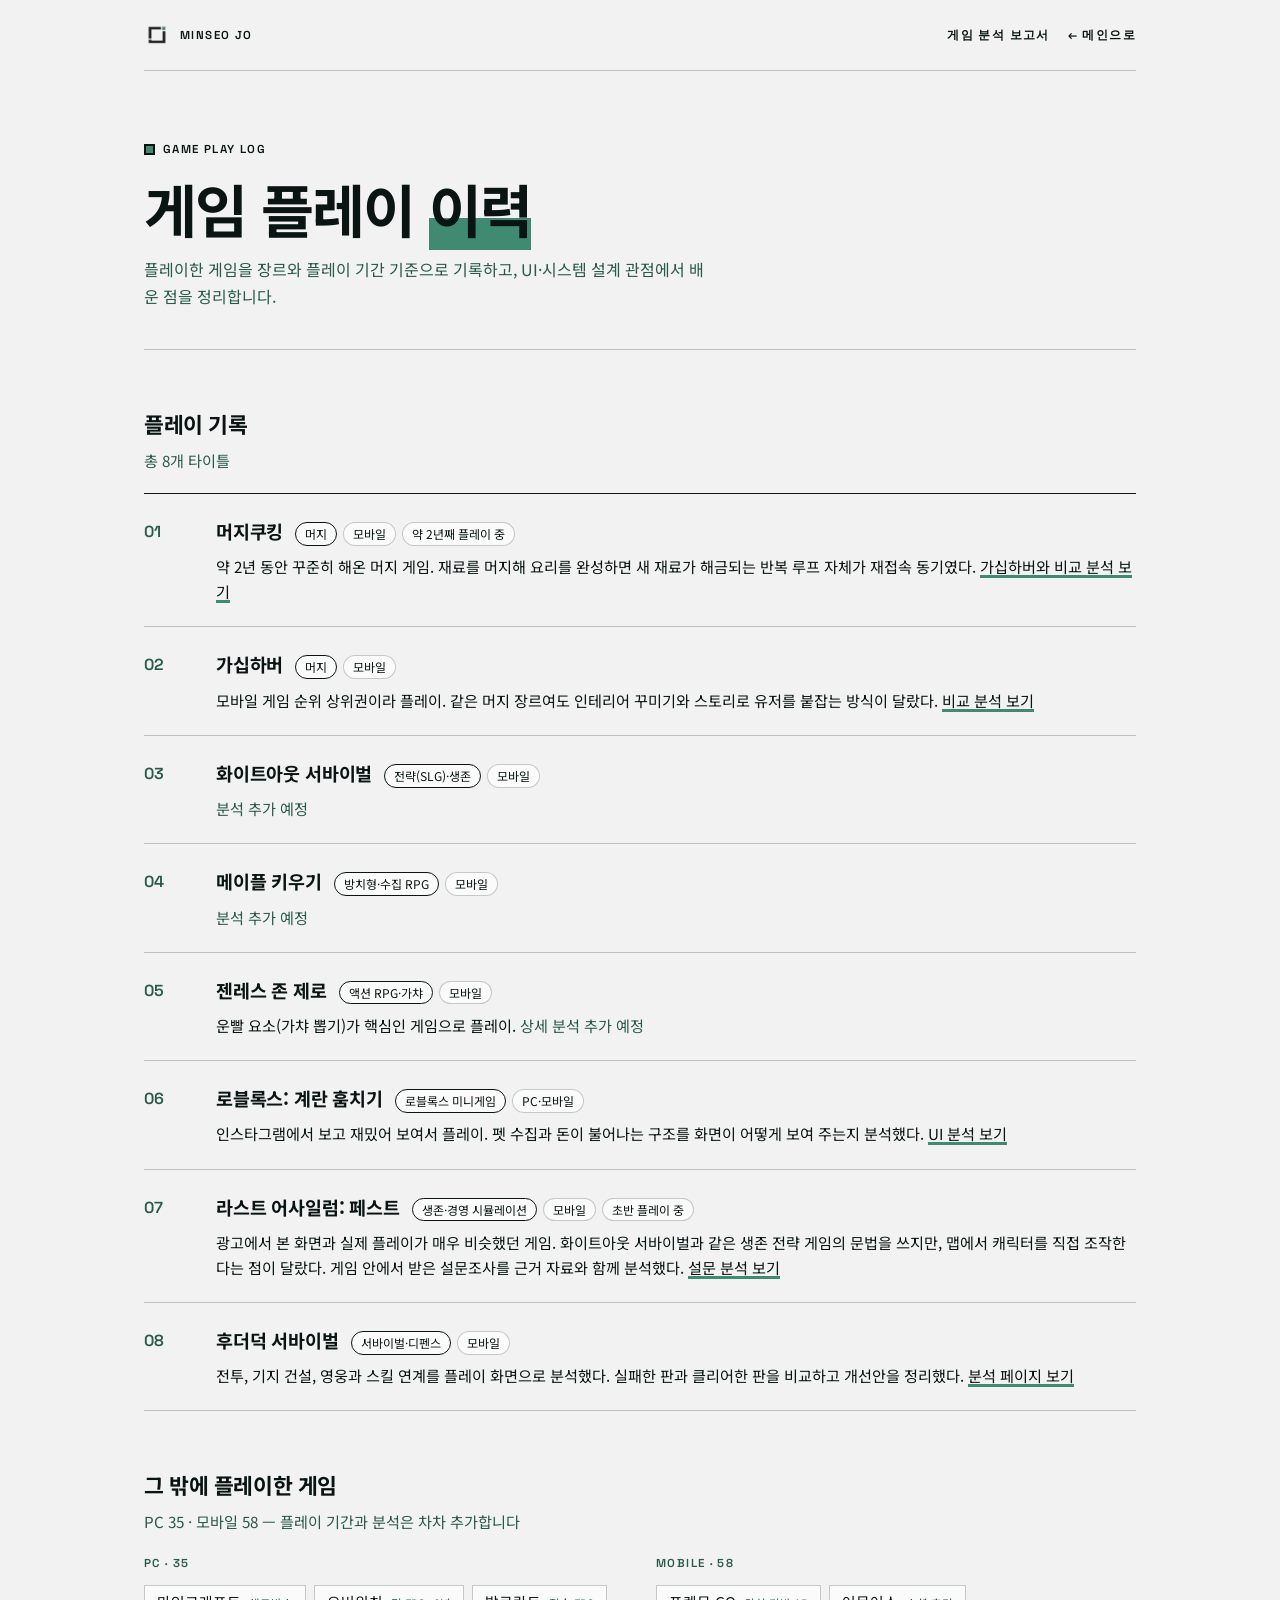
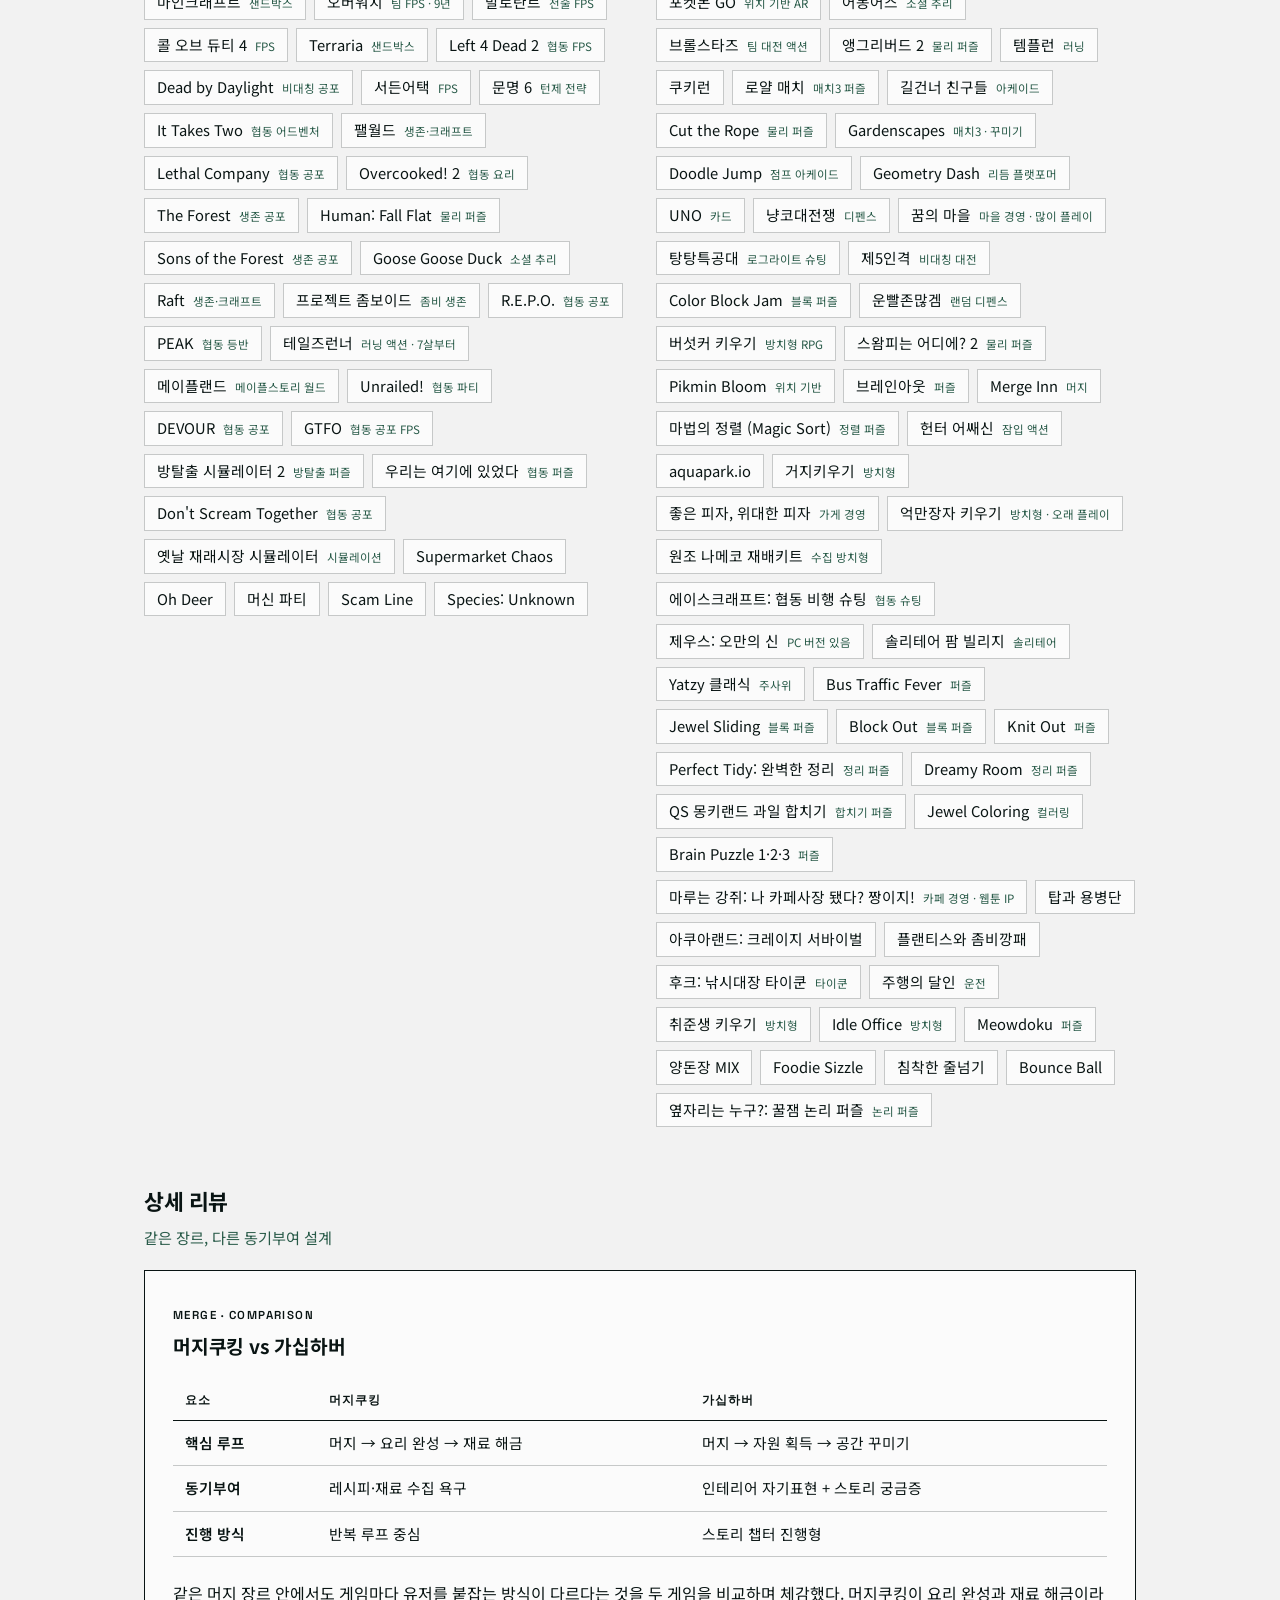
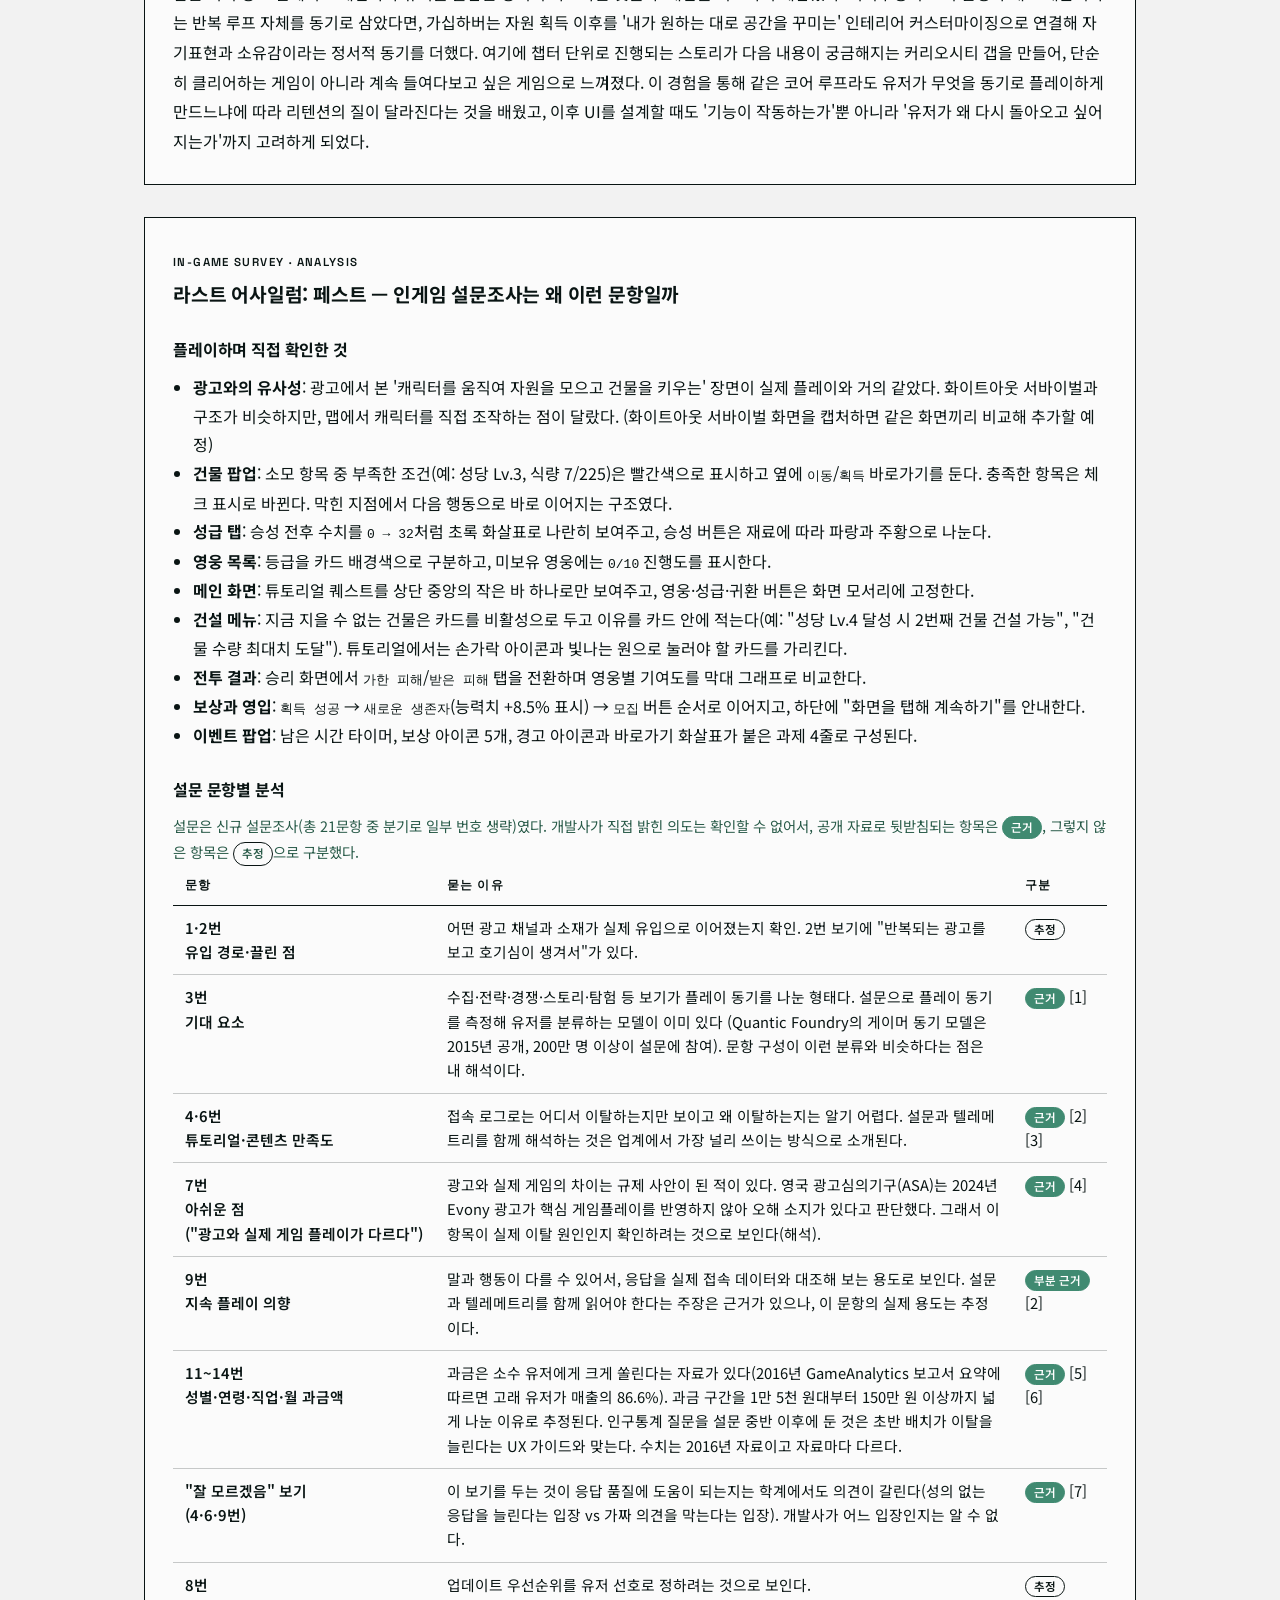
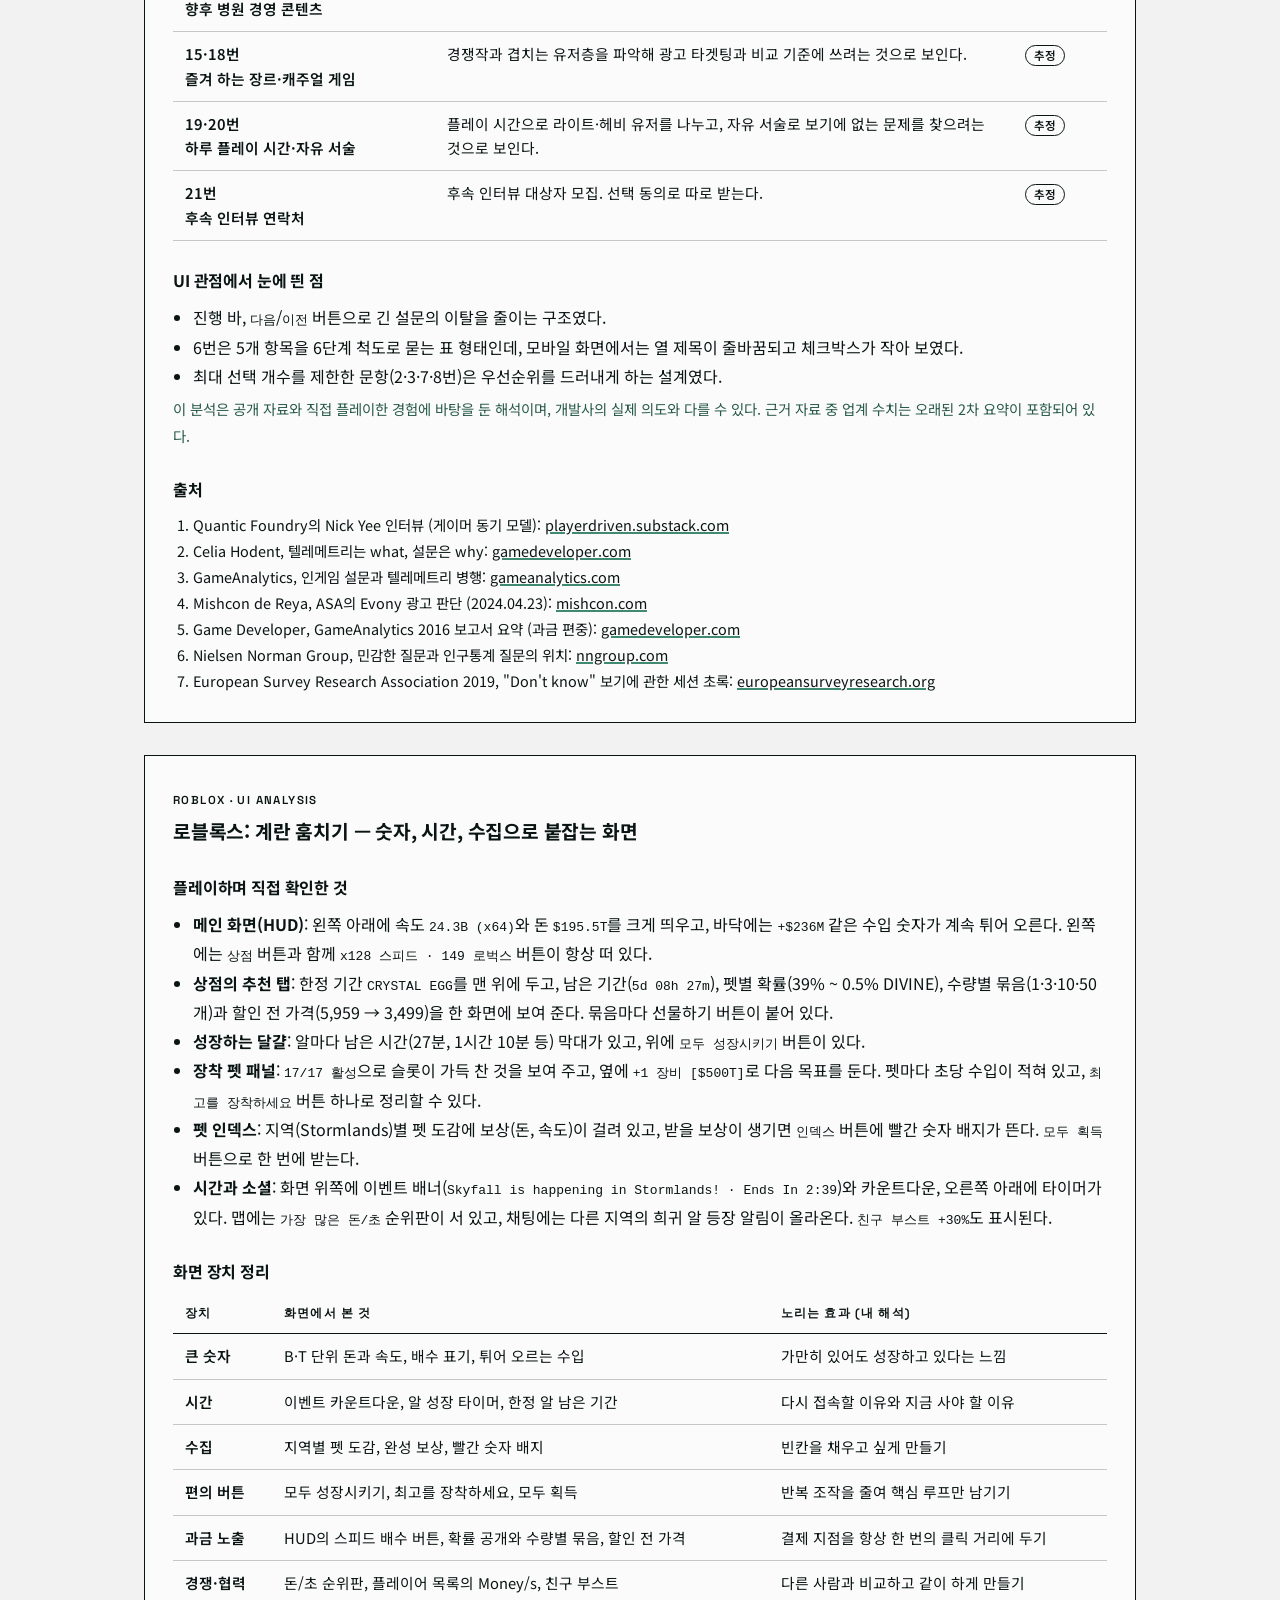
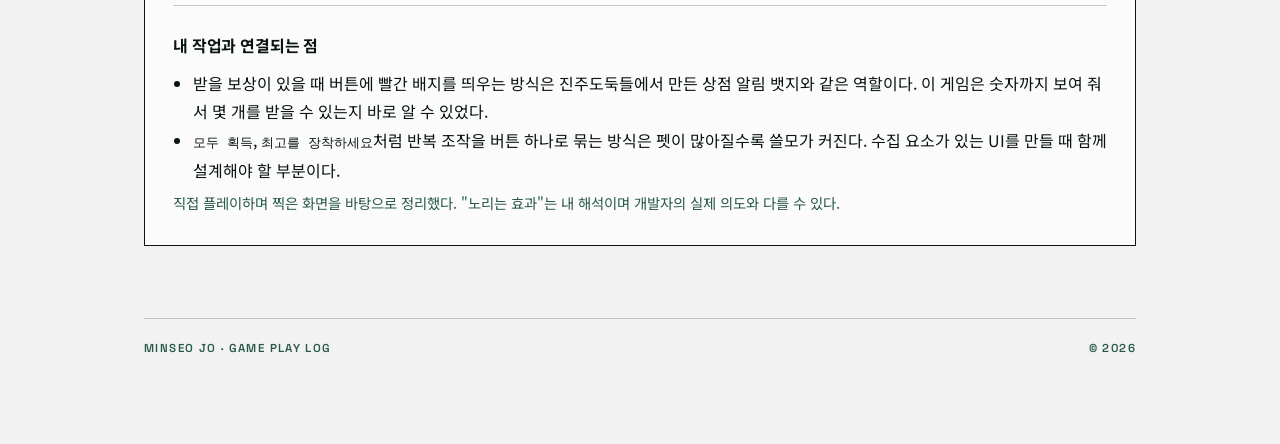
<file: game-history.html>
<!DOCTYPE html>
<html lang="ko">
<head>
<meta charset="UTF-8">
<meta name="viewport" content="width=device-width, initial-scale=1.0">
<title>게임 플레이 이력 | 조민서</title>
<link rel="icon" type="image/png" href="./index_files/minseo-checkpoint-logo_3d2f7d50.png">
<link rel="preconnect" href="https://fonts.googleapis.com">
<link rel="preconnect" href="https://fonts.gstatic.com" crossorigin>
<link href="https://fonts.googleapis.com/css2?family=Noto+Sans+KR:wght@400;500;600;700&family=Space+Grotesk:wght@400;500;600;700&display=swap" rel="stylesheet">
<style>
  :root {
    --paper: #f2f2f2;
    --ink: #091413;
    --lime: #408a71;
    --line: rgba(9, 20, 19, 0.22);
    --muted: #285a48;
    --card: #fbfbfb;
  }
  * { box-sizing: border-box; }
  body {
    margin: 0;
    background: var(--paper);
    color: var(--ink);
    font-family: "Noto Sans KR", sans-serif;
    line-height: 1.65;
  }
  .label { font-family: "Space Grotesk", sans-serif; font-size: 0.72rem; font-weight: 600; letter-spacing: 0.12em; text-transform: uppercase; }
  .wrap { max-width: 1040px; margin: 0 auto; padding: 0 24px 96px; }

  .topbar { display: flex; justify-content: space-between; align-items: center; padding: 22px 0; border-bottom: 1px solid var(--line); }
  .topbar a { color: var(--ink); text-decoration: none; }
  .brand { display: inline-flex; align-items: center; gap: 10px; }
  .brand img { width: 26px; height: 26px; }
  .back:hover { text-decoration: underline; text-decoration-color: var(--lime); text-decoration-thickness: 3px; }

  .hero { padding: 64px 0 40px; border-bottom: 1px solid var(--line); }
  .kicker { display: inline-flex; align-items: center; gap: 8px; margin-bottom: 18px; }
  .kicker i { width: 11px; height: 11px; border: 2px solid var(--ink); background: var(--lime); display: inline-block; }
  h1 { font-size: clamp(2.2rem, 6vw, 3.6rem); line-height: 1.1; letter-spacing: -0.03em; margin: 0 0 16px; font-weight: 700; }
  h1 em { font-style: normal; background: linear-gradient(transparent 62%, var(--lime) 62%); }
  .lead { color: var(--muted); max-width: 560px; margin: 0; }

  h2 { font-size: 1.35rem; letter-spacing: -0.02em; margin: 56px 0 6px; }
  .section-note { color: var(--muted); margin: 0 0 20px; font-size: 0.95rem; }

  .log { list-style: none; margin: 0; padding: 0; border-top: 1px solid var(--ink); }
  .log li { display: grid; grid-template-columns: 56px 1fr; gap: 16px; padding: 22px 0; border-bottom: 1px solid var(--line); }
  .num { font-family: "Space Grotesk", sans-serif; font-weight: 600; color: var(--muted); padding-top: 3px; }
  .title-row { display: flex; flex-wrap: wrap; align-items: baseline; gap: 6px 12px; margin-bottom: 8px; }
  .title-row h3 { margin: 0; font-size: 1.15rem; letter-spacing: -0.01em; }
  .chips { display: flex; flex-wrap: wrap; gap: 6px; }
  .chip { font-size: 0.75rem; border: 1px solid var(--line); padding: 1px 9px; border-radius: 999px; background: var(--card); }
  .chip--genre { border-color: var(--ink); }
  .note { margin: 0; font-size: 0.95rem; }
  .note--pending { color: var(--muted); }
  .note a { color: var(--ink); text-decoration-color: var(--lime); text-decoration-thickness: 3px; }

  .review { background: var(--card); border: 1px solid var(--ink); padding: 28px; }
  .review h3 { margin: 6px 0 18px; font-size: 1.2rem; letter-spacing: -0.01em; }
  .compare { width: 100%; border-collapse: collapse; font-size: 0.92rem; margin-bottom: 22px; }
  .compare th, .compare td { text-align: left; padding: 10px 12px; border-bottom: 1px solid var(--line); vertical-align: top; }
  .compare thead th { border-bottom: 1px solid var(--ink); font-family: "Space Grotesk", sans-serif; font-size: 0.72rem; letter-spacing: 0.1em; text-transform: uppercase; }
  .compare tbody th { font-weight: 600; white-space: nowrap; }
  .review p { margin: 0; line-height: 1.85; }

  .review + .review { margin-top: 32px; }
  .review h4 { margin: 26px 0 10px; font-size: 1rem; letter-spacing: -0.01em; }
  .review ul { margin: 0 0 6px; padding-left: 20px; line-height: 1.8; }
  .table-scroll { overflow-x: auto; margin-bottom: 22px; }
  .table-scroll .compare { margin-bottom: 0; min-width: 640px; }
  .tag { display: inline-block; font-size: 0.72rem; font-weight: 600; padding: 0 8px; border: 1px solid var(--ink); border-radius: 999px; white-space: nowrap; }
  .tag--src { background: var(--lime); color: #fff; border-color: var(--lime); }
  .caveat { color: var(--muted); font-size: 0.9rem; }
  .sources { margin: 0; padding-left: 20px; font-size: 0.9rem; line-height: 1.8; }
  .sources a { color: var(--ink); text-decoration-color: var(--lime); text-decoration-thickness: 2px; word-break: break-all; }

  .more { display: grid; grid-template-columns: minmax(0, 1fr) minmax(0, 1fr); gap: 32px; align-items: start; }
  .more h3 { margin: 0 0 12px; color: var(--muted); }
  .pills { list-style: none; margin: 0; padding: 0; display: flex; flex-wrap: wrap; gap: 8px; }
  .pills li { display: inline-flex; align-items: baseline; gap: 8px; padding: 6px 12px; border: 1px solid var(--line); background: var(--card); font-size: 0.92rem; line-height: 1.4; }
  .pills li span { font-size: 0.72rem; color: var(--muted); }

  footer { margin-top: 72px; padding-top: 20px; border-top: 1px solid var(--line); display: flex; justify-content: space-between; color: var(--muted); }

  @media (max-width: 560px) {
    .log li { grid-template-columns: 1fr; gap: 6px; }
    .more { grid-template-columns: 1fr; gap: 24px; }
    .review { padding: 20px; }
    .compare th, .compare td { padding: 8px 6px; }
  }
</style>
</head>
<body>
<div class="wrap">

  <header class="topbar">
    <a class="brand label" href="./index.html"><img src="./index_files/minseo-checkpoint-logo_3d2f7d50.png" alt="">MINSEO JO</a>
    <span class="label" style="display:flex;gap:18px"><a class="back" href="./reports.html">게임 분석 보고서</a><a class="back" href="./index.html">← 메인으로</a></span>
  </header>

  <section class="hero">
    <div class="kicker label"><i></i>GAME PLAY LOG</div>
    <h1>게임 플레이 <em>이력</em></h1>
    <p class="lead">플레이한 게임을 장르와 플레이 기간 기준으로 기록하고, UI·시스템 설계 관점에서 배운 점을 정리합니다.</p>
  </section>

  <h2>플레이 기록</h2>
  <p class="section-note">총 8개 타이틀</p>
  <ol class="log">
    <li>
      <span class="num">01</span>
      <div>
        <div class="title-row"><h3>머지쿠킹</h3><div class="chips"><span class="chip chip--genre">머지</span><span class="chip">모바일</span><span class="chip">약 2년째 플레이 중</span></div></div>
        <p class="note">약 2년 동안 꾸준히 해온 머지 게임. 재료를 머지해 요리를 완성하면 새 재료가 해금되는 반복 루프 자체가 재접속 동기였다. <a href="#review">가십하버와 비교 분석 보기</a></p>
      </div>
    </li>
    <li>
      <span class="num">02</span>
      <div>
        <div class="title-row"><h3>가십하버</h3><div class="chips"><span class="chip chip--genre">머지</span><span class="chip">모바일</span></div></div>
        <p class="note">모바일 게임 순위 상위권이라 플레이. 같은 머지 장르여도 인테리어 꾸미기와 스토리로 유저를 붙잡는 방식이 달랐다. <a href="#review">비교 분석 보기</a></p>
      </div>
    </li>
    <li>
      <span class="num">03</span>
      <div>
        <div class="title-row"><h3>화이트아웃 서바이벌</h3><div class="chips"><span class="chip chip--genre">전략(SLG)·생존</span><span class="chip">모바일</span></div></div>
        <p class="note note--pending">분석 추가 예정</p>
      </div>
    </li>
    <li>
      <span class="num">04</span>
      <div>
        <div class="title-row"><h3>메이플 키우기</h3><div class="chips"><span class="chip chip--genre">방치형·수집 RPG</span><span class="chip">모바일</span></div></div>
        <p class="note note--pending">분석 추가 예정</p>
      </div>
    </li>
    <li>
      <span class="num">05</span>
      <div>
        <div class="title-row"><h3>젠레스 존 제로</h3><div class="chips"><span class="chip chip--genre">액션 RPG·가챠</span><span class="chip">모바일</span></div></div>
        <p class="note">운빨 요소(가챠 뽑기)가 핵심인 게임으로 플레이. <span class="note--pending">상세 분석 추가 예정</span></p>
      </div>
    </li>
    <li>
      <span class="num">06</span>
      <div>
        <div class="title-row"><h3>로블록스: 계란 훔치기</h3><div class="chips"><span class="chip chip--genre">로블록스 미니게임</span><span class="chip">PC·모바일</span></div></div>
        <p class="note">인스타그램에서 보고 재밌어 보여서 플레이. 펫 수집과 돈이 불어나는 구조를 화면이 어떻게 보여 주는지 분석했다. <a href="#review-egg">UI 분석 보기</a></p>
      </div>
    </li>
    <li>
      <span class="num">07</span>
      <div>
        <div class="title-row"><h3>라스트 어사일럼: 페스트</h3><div class="chips"><span class="chip chip--genre">생존·경영 시뮬레이션</span><span class="chip">모바일</span><span class="chip">초반 플레이 중</span></div></div>
        <p class="note">광고에서 본 화면과 실제 플레이가 매우 비슷했던 게임. 화이트아웃 서바이벌과 같은 생존 전략 게임의 문법을 쓰지만, 맵에서 캐릭터를 직접 조작한다는 점이 달랐다. 게임 안에서 받은 설문조사를 근거 자료와 함께 분석했다. <a href="#review-asylum">설문 분석 보기</a></p>
      </div>
    </li>
    <li>
      <span class="num">08</span>
      <div>
        <div class="title-row"><h3>후더덕 서바이벌</h3><div class="chips"><span class="chip chip--genre">서바이벌·디펜스</span><span class="chip">모바일</span></div></div>
        <p class="note">전투, 기지 건설, 영웅과 스킬 연계를 플레이 화면으로 분석했다. 실패한 판과 클리어한 판을 비교하고 개선안을 정리했다. <a href="./reports/hudeodeok/index.html">분석 페이지 보기</a></p>
      </div>
    </li>
  </ol>

  <h2 id="more">그 밖에 플레이한 게임</h2>
  <p class="section-note">PC 35 · 모바일 58 — 플레이 기간과 분석은 차차 추가합니다</p>
  <div class="more">
    <section>
      <h3 class="label">PC · 35</h3>
      <ul class="pills">
        <li>마인크래프트<span>샌드박스</span></li>
        <li>오버워치<span>팀 FPS · 9년</span></li>
        <li>발로란트<span>전술 FPS</span></li>
        <li>콜 오브 듀티 4<span>FPS</span></li>
        <li>Terraria<span>샌드박스</span></li>
        <li>Left 4 Dead 2<span>협동 FPS</span></li>
        <li>Dead by Daylight<span>비대칭 공포</span></li>
        <li>서든어택<span>FPS</span></li>
        <li>문명 6<span>턴제 전략</span></li>
        <li>It Takes Two<span>협동 어드벤처</span></li>
        <li>팰월드<span>생존·크래프트</span></li>
        <li>Lethal Company<span>협동 공포</span></li>
        <li>Overcooked! 2<span>협동 요리</span></li>
        <li>The Forest<span>생존 공포</span></li>
        <li>Human: Fall Flat<span>물리 퍼즐</span></li>
        <li>Sons of the Forest<span>생존 공포</span></li>
        <li>Goose Goose Duck<span>소셜 추리</span></li>
        <li>Raft<span>생존·크래프트</span></li>
        <li>프로젝트 좀보이드<span>좀비 생존</span></li>
        <li>R.E.P.O.<span>협동 공포</span></li>
        <li>PEAK<span>협동 등반</span></li>
        <li>테일즈런너<span>러닝 액션 · 7살부터</span></li>
        <li>메이플랜드<span>메이플스토리 월드</span></li>
        <li>Unrailed!<span>협동 파티</span></li>
        <li>DEVOUR<span>협동 공포</span></li>
        <li>GTFO<span>협동 공포 FPS</span></li>
        <li>방탈출 시뮬레이터 2<span>방탈출 퍼즐</span></li>
        <li>우리는 여기에 있었다<span>협동 퍼즐</span></li>
        <li>Don't Scream Together<span>협동 공포</span></li>
        <li>옛날 재래시장 시뮬레이터<span>시뮬레이션</span></li>
        <li>Supermarket Chaos</li>
        <li>Oh Deer</li>
        <li>머신 파티</li>
        <li>Scam Line</li>
        <li>Species: Unknown</li>
      </ul>
    </section>
    <section>
      <h3 class="label">MOBILE · 58</h3>
      <ul class="pills">
        <li>포켓몬 GO<span>위치 기반 AR</span></li>
        <li>어몽어스<span>소셜 추리</span></li>
        <li>브롤스타즈<span>팀 대전 액션</span></li>
        <li>앵그리버드 2<span>물리 퍼즐</span></li>
        <li>템플런<span>러닝</span></li>
        <li>쿠키런</li>
        <li>로얄 매치<span>매치3 퍼즐</span></li>
        <li>길건너 친구들<span>아케이드</span></li>
        <li>Cut the Rope<span>물리 퍼즐</span></li>
        <li>Gardenscapes<span>매치3 · 꾸미기</span></li>
        <li>Doodle Jump<span>점프 아케이드</span></li>
        <li>Geometry Dash<span>리듬 플랫포머</span></li>
        <li>UNO<span>카드</span></li>
        <li>냥코대전쟁<span>디펜스</span></li>
        <li>꿈의 마을<span>마을 경영 · 많이 플레이</span></li>
        <li>탕탕특공대<span>로그라이트 슈팅</span></li>
        <li>제5인격<span>비대칭 대전</span></li>
        <li>Color Block Jam<span>블록 퍼즐</span></li>
        <li>운빨존많겜<span>랜덤 디펜스</span></li>
        <li>버섯커 키우기<span>방치형 RPG</span></li>
        <li>스왐피는 어디에? 2<span>물리 퍼즐</span></li>
        <li>Pikmin Bloom<span>위치 기반</span></li>
        <li>브레인아웃<span>퍼즐</span></li>
        <li>Merge Inn<span>머지</span></li>
        <li>마법의 정렬 (Magic Sort)<span>정렬 퍼즐</span></li>
        <li>헌터 어쌔신<span>잠입 액션</span></li>
        <li>aquapark.io</li>
        <li>거지키우기<span>방치형</span></li>
        <li>좋은 피자, 위대한 피자<span>가게 경영</span></li>
        <li>억만장자 키우기<span>방치형 · 오래 플레이</span></li>
        <li>원조 나메코 재배키트<span>수집 방치형</span></li>
        <li>에이스크래프트: 협동 비행 슈팅<span>협동 슈팅</span></li>
        <li>제우스: 오만의 신<span>PC 버전 있음</span></li>
        <li>솔리테어 팜 빌리지<span>솔리테어</span></li>
        <li>Yatzy 클래식<span>주사위</span></li>
        <li>Bus Traffic Fever<span>퍼즐</span></li>
        <li>Jewel Sliding<span>블록 퍼즐</span></li>
        <li>Block Out<span>블록 퍼즐</span></li>
        <li>Knit Out<span>퍼즐</span></li>
        <li>Perfect Tidy: 완벽한 정리<span>정리 퍼즐</span></li>
        <li>Dreamy Room<span>정리 퍼즐</span></li>
        <li>QS 몽키랜드 과일 합치기<span>합치기 퍼즐</span></li>
        <li>Jewel Coloring<span>컬러링</span></li>
        <li>Brain Puzzle 1·2·3<span>퍼즐</span></li>
        <li>마루는 강쥐: 나 카페사장 됐다? 짱이지!<span>카페 경영 · 웹툰 IP</span></li>
        <li>탑과 용병단</li>
        <li>아쿠아랜드: 크레이지 서바이벌</li>
        <li>플랜티스와 좀비깡패</li>
        <li>후크: 낚시대장 타이쿤<span>타이쿤</span></li>
        <li>주행의 달인<span>운전</span></li>
        <li>취준생 키우기<span>방치형</span></li>
        <li>Idle Office<span>방치형</span></li>
        <li>Meowdoku<span>퍼즐</span></li>
        <li>양돈장 MIX</li>
        <li>Foodie Sizzle</li>
        <li>침착한 줄넘기</li>
        <li>Bounce Ball</li>
        <li>옆자리는 누구?: 꿀잼 논리 퍼즐<span>논리 퍼즐</span></li>
      </ul>
    </section>
  </div>

  <h2 id="review">상세 리뷰</h2>
  <p class="section-note">같은 장르, 다른 동기부여 설계</p>
  <article class="review">
    <span class="label">MERGE · COMPARISON</span>
    <h3>머지쿠킹 vs 가십하버</h3>
    <table class="compare">
      <thead><tr><th>요소</th><th>머지쿠킹</th><th>가십하버</th></tr></thead>
      <tbody>
        <tr><th>핵심 루프</th><td>머지 → 요리 완성 → 재료 해금</td><td>머지 → 자원 획득 → 공간 꾸미기</td></tr>
        <tr><th>동기부여</th><td>레시피·재료 수집 욕구</td><td>인테리어 자기표현 + 스토리 궁금증</td></tr>
        <tr><th>진행 방식</th><td>반복 루프 중심</td><td>스토리 챕터 진행형</td></tr>
      </tbody>
    </table>
    <p>같은 머지 장르 안에서도 게임마다 유저를 붙잡는 방식이 다르다는 것을 두 게임을 비교하며 체감했다. 머지쿠킹이 요리 완성과 재료 해금이라는 반복 루프 자체를 동기로 삼았다면, 가십하버는 자원 획득 이후를 '내가 원하는 대로 공간을 꾸미는' 인테리어 커스터마이징으로 연결해 자기표현과 소유감이라는 정서적 동기를 더했다. 여기에 챕터 단위로 진행되는 스토리가 다음 내용이 궁금해지는 커리오시티 갭을 만들어, 단순히 클리어하는 게임이 아니라 계속 들여다보고 싶은 게임으로 느껴졌다. 이 경험을 통해 같은 코어 루프라도 유저가 무엇을 동기로 플레이하게 만드느냐에 따라 리텐션의 질이 달라진다는 것을 배웠고, 이후 UI를 설계할 때도 '기능이 작동하는가'뿐 아니라 '유저가 왜 다시 돌아오고 싶어지는가'까지 고려하게 되었다.</p>
  </article>

  <article class="review" id="review-asylum">
    <span class="label">IN-GAME SURVEY · ANALYSIS</span>
    <h3>라스트 어사일럼: 페스트 — 인게임 설문조사는 왜 이런 문항일까</h3>

    <h4>플레이하며 직접 확인한 것</h4>
    <ul>
      <li><b>광고와의 유사성</b>: 광고에서 본 '캐릭터를 움직여 자원을 모으고 건물을 키우는' 장면이 실제 플레이와 거의 같았다. 화이트아웃 서바이벌과 구조가 비슷하지만, 맵에서 캐릭터를 직접 조작하는 점이 달랐다. (화이트아웃 서바이벌 화면을 캡처하면 같은 화면끼리 비교해 추가할 예정)</li>
      <li><b>건물 팝업</b>: 소모 항목 중 부족한 조건(예: 성당 Lv.3, 식량 7/225)은 빨간색으로 표시하고 옆에 <code>이동</code>/<code>획득</code> 바로가기를 둔다. 충족한 항목은 체크 표시로 바뀐다. 막힌 지점에서 다음 행동으로 바로 이어지는 구조였다.</li>
      <li><b>성급 탭</b>: 승성 전후 수치를 <code>0 → 32</code>처럼 초록 화살표로 나란히 보여주고, 승성 버튼은 재료에 따라 파랑과 주황으로 나눈다.</li>
      <li><b>영웅 목록</b>: 등급을 카드 배경색으로 구분하고, 미보유 영웅에는 <code>0/10</code> 진행도를 표시한다.</li>
      <li><b>메인 화면</b>: 튜토리얼 퀘스트를 상단 중앙의 작은 바 하나로만 보여주고, 영웅·성급·귀환 버튼은 화면 모서리에 고정한다.</li>
      <li><b>건설 메뉴</b>: 지금 지을 수 없는 건물은 카드를 비활성으로 두고 이유를 카드 안에 적는다(예: "성당 Lv.4 달성 시 2번째 건물 건설 가능", "건물 수량 최대치 도달"). 튜토리얼에서는 손가락 아이콘과 빛나는 원으로 눌러야 할 카드를 가리킨다.</li>
      <li><b>전투 결과</b>: 승리 화면에서 <code>가한 피해</code>/<code>받은 피해</code> 탭을 전환하며 영웅별 기여도를 막대 그래프로 비교한다.</li>
      <li><b>보상과 영입</b>: <code>획득 성공</code> → <code>새로운 생존자</code>(능력치 +8.5% 표시) → <code>모집</code> 버튼 순서로 이어지고, 하단에 "화면을 탭해 계속하기"를 안내한다.</li>
      <li><b>이벤트 팝업</b>: 남은 시간 타이머, 보상 아이콘 5개, 경고 아이콘과 바로가기 화살표가 붙은 과제 4줄로 구성된다.</li>
    </ul>

    <h4>설문 문항별 분석</h4>
    <p class="caveat">설문은 신규 설문조사(총 21문항 중 분기로 일부 번호 생략)였다. 개발사가 직접 밝힌 의도는 확인할 수 없어서, 공개 자료로 뒷받침되는 항목은 <span class="tag tag--src">근거</span>, 그렇지 않은 항목은 <span class="tag">추정</span>으로 구분했다.</p>
    <div class="table-scroll">
    <table class="compare">
      <thead><tr><th>문항</th><th>묻는 이유</th><th>구분</th></tr></thead>
      <tbody>
        <tr><th>1·2번<br>유입 경로·끌린 점</th><td>어떤 광고 채널과 소재가 실제 유입으로 이어졌는지 확인. 2번 보기에 "반복되는 광고를 보고 호기심이 생겨서"가 있다.</td><td><span class="tag">추정</span></td></tr>
        <tr><th>3번<br>기대 요소</th><td>수집·전략·경쟁·스토리·탐험 등 보기가 플레이 동기를 나눈 형태다. 설문으로 플레이 동기를 측정해 유저를 분류하는 모델이 이미 있다 (Quantic Foundry의 게이머 동기 모델은 2015년 공개, 200만 명 이상이 설문에 참여). 문항 구성이 이런 분류와 비슷하다는 점은 내 해석이다.</td><td><span class="tag tag--src">근거</span> [1]</td></tr>
        <tr><th>4·6번<br>튜토리얼·콘텐츠 만족도</th><td>접속 로그로는 어디서 이탈하는지만 보이고 왜 이탈하는지는 알기 어렵다. 설문과 텔레메트리를 함께 해석하는 것은 업계에서 가장 널리 쓰이는 방식으로 소개된다.</td><td><span class="tag tag--src">근거</span> [2][3]</td></tr>
        <tr><th>7번<br>아쉬운 점<br>("광고와 실제 게임 플레이가 다르다")</th><td>광고와 실제 게임의 차이는 규제 사안이 된 적이 있다. 영국 광고심의기구(ASA)는 2024년 Evony 광고가 핵심 게임플레이를 반영하지 않아 오해 소지가 있다고 판단했다. 그래서 이 항목이 실제 이탈 원인인지 확인하려는 것으로 보인다(해석).</td><td><span class="tag tag--src">근거</span> [4]</td></tr>
        <tr><th>9번<br>지속 플레이 의향</th><td>말과 행동이 다를 수 있어서, 응답을 실제 접속 데이터와 대조해 보는 용도로 보인다. 설문과 텔레메트리를 함께 읽어야 한다는 주장은 근거가 있으나, 이 문항의 실제 용도는 추정이다.</td><td><span class="tag tag--src">부분 근거</span> [2]</td></tr>
        <tr><th>11~14번<br>성별·연령·직업·월 과금액</th><td>과금은 소수 유저에게 크게 쏠린다는 자료가 있다(2016년 GameAnalytics 보고서 요약에 따르면 고래 유저가 매출의 86.6%). 과금 구간을 1만 5천 원대부터 150만 원 이상까지 넓게 나눈 이유로 추정된다. 인구통계 질문을 설문 중반 이후에 둔 것은 초반 배치가 이탈을 늘린다는 UX 가이드와 맞는다. 수치는 2016년 자료이고 자료마다 다르다.</td><td><span class="tag tag--src">근거</span> [5][6]</td></tr>
        <tr><th>"잘 모르겠음" 보기<br>(4·6·9번)</th><td>이 보기를 두는 것이 응답 품질에 도움이 되는지는 학계에서도 의견이 갈린다(성의 없는 응답을 늘린다는 입장 vs 가짜 의견을 막는다는 입장). 개발사가 어느 입장인지는 알 수 없다.</td><td><span class="tag tag--src">근거</span> [7]</td></tr>
        <tr><th>8번<br>향후 병원 경영 콘텐츠</th><td>업데이트 우선순위를 유저 선호로 정하려는 것으로 보인다.</td><td><span class="tag">추정</span></td></tr>
        <tr><th>15·18번<br>즐겨 하는 장르·캐주얼 게임</th><td>경쟁작과 겹치는 유저층을 파악해 광고 타겟팅과 비교 기준에 쓰려는 것으로 보인다.</td><td><span class="tag">추정</span></td></tr>
        <tr><th>19·20번<br>하루 플레이 시간·자유 서술</th><td>플레이 시간으로 라이트·헤비 유저를 나누고, 자유 서술로 보기에 없는 문제를 찾으려는 것으로 보인다.</td><td><span class="tag">추정</span></td></tr>
        <tr><th>21번<br>후속 인터뷰 연락처</th><td>후속 인터뷰 대상자 모집. 선택 동의로 따로 받는다.</td><td><span class="tag">추정</span></td></tr>
      </tbody>
    </table>
    </div>

    <h4>UI 관점에서 눈에 띈 점</h4>
    <ul>
      <li>진행 바, <code>다음</code>/<code>이전</code> 버튼으로 긴 설문의 이탈을 줄이는 구조였다.</li>
      <li>6번은 5개 항목을 6단계 척도로 묻는 표 형태인데, 모바일 화면에서는 열 제목이 줄바꿈되고 체크박스가 작아 보였다.</li>
      <li>최대 선택 개수를 제한한 문항(2·3·7·8번)은 우선순위를 드러내게 하는 설계였다.</li>
    </ul>
    <p class="caveat">이 분석은 공개 자료와 직접 플레이한 경험에 바탕을 둔 해석이며, 개발사의 실제 의도와 다를 수 있다. 근거 자료 중 업계 수치는 오래된 2차 요약이 포함되어 있다.</p>

    <h4>출처</h4>
    <ol class="sources">
      <li>Quantic Foundry의 Nick Yee 인터뷰 (게이머 동기 모델): <a href="https://playerdriven.substack.com/p/quantic-foundrys-nick-yee-on-gamer">playerdriven.substack.com</a></li>
      <li>Celia Hodent, 텔레메트리는 what, 설문은 why: <a href="https://www.gamedeveloper.com/design/a-quick-ux-lesson-from-gdc-masterclass-teacher-celia-hodent">gamedeveloper.com</a></li>
      <li>GameAnalytics, 인게임 설문과 텔레메트리 병행: <a href="https://www.gameanalytics.com/blog/measuring-player-experience">gameanalytics.com</a></li>
      <li>Mishcon de Reya, ASA의 Evony 광고 판단 (2024.04.23): <a href="https://www.mishcon.com/news/asa-rules-mobile-game-ad-was-misleading-gameplay-depicted-did-not-reflect-the-core-game-playing-experience">mishcon.com</a></li>
      <li>Game Developer, GameAnalytics 2016 보고서 요약 (과금 편중): <a href="https://gamedeveloper.com/business/the-relationship-between-monetization-and-gamer-behavior">gamedeveloper.com</a></li>
      <li>Nielsen Norman Group, 민감한 질문과 인구통계 질문의 위치: <a href="https://www.nngroup.com/articles/sensitive-questions/">nngroup.com</a></li>
      <li>European Survey Research Association 2019, "Don't know" 보기에 관한 세션 초록: <a href="https://europeansurveyresearch.org/conf2019/sessions.php?sess=231">europeansurveyresearch.org</a></li>
    </ol>
  </article>

  <article class="review" id="review-egg">
    <span class="label">ROBLOX · UI ANALYSIS</span>
    <h3>로블록스: 계란 훔치기 — 숫자, 시간, 수집으로 붙잡는 화면</h3>

    <h4>플레이하며 직접 확인한 것</h4>
    <ul>
      <li><b>메인 화면(HUD)</b>: 왼쪽 아래에 속도 <code>24.3B (x64)</code>와 돈 <code>$195.5T</code>를 크게 띄우고, 바닥에는 <code>+$236M</code> 같은 수입 숫자가 계속 튀어 오른다. 왼쪽에는 <code>상점</code> 버튼과 함께 <code>x128 스피드 · 149 로벅스</code> 버튼이 항상 떠 있다.</li>
      <li><b>상점의 추천 탭</b>: 한정 기간 <code>CRYSTAL EGG</code>를 맨 위에 두고, 남은 기간(<code>5d 08h 27m</code>), 펫별 확률(39% ~ 0.5% DIVINE), 수량별 묶음(1·3·10·50개)과 할인 전 가격(5,959 → 3,499)을 한 화면에 보여 준다. 묶음마다 선물하기 버튼이 붙어 있다.</li>
      <li><b>성장하는 달걀</b>: 알마다 남은 시간(27분, 1시간 10분 등) 막대가 있고, 위에 <code>모두 성장시키기</code> 버튼이 있다.</li>
      <li><b>장착 펫 패널</b>: <code>17/17 활성</code>으로 슬롯이 가득 찬 것을 보여 주고, 옆에 <code>+1 장비 [$500T]</code>로 다음 목표를 둔다. 펫마다 초당 수입이 적혀 있고, <code>최고를 장착하세요</code> 버튼 하나로 정리할 수 있다.</li>
      <li><b>펫 인덱스</b>: 지역(Stormlands)별 펫 도감에 보상(돈, 속도)이 걸려 있고, 받을 보상이 생기면 <code>인덱스</code> 버튼에 빨간 숫자 배지가 뜬다. <code>모두 획득</code> 버튼으로 한 번에 받는다.</li>
      <li><b>시간과 소셜</b>: 화면 위쪽에 이벤트 배너(<code>Skyfall is happening in Stormlands! · Ends In 2:39</code>)와 카운트다운, 오른쪽 아래에 타이머가 있다. 맵에는 <code>가장 많은 돈/초</code> 순위판이 서 있고, 채팅에는 다른 지역의 희귀 알 등장 알림이 올라온다. <code>친구 부스트 +30%</code>도 표시된다.</li>
    </ul>

    <h4>화면 장치 정리</h4>
    <div class="table-scroll">
    <table class="compare">
      <thead><tr><th>장치</th><th>화면에서 본 것</th><th>노리는 효과 (내 해석)</th></tr></thead>
      <tbody>
        <tr><th>큰 숫자</th><td>B·T 단위 돈과 속도, 배수 표기, 튀어 오르는 수입</td><td>가만히 있어도 성장하고 있다는 느낌</td></tr>
        <tr><th>시간</th><td>이벤트 카운트다운, 알 성장 타이머, 한정 알 남은 기간</td><td>다시 접속할 이유와 지금 사야 할 이유</td></tr>
        <tr><th>수집</th><td>지역별 펫 도감, 완성 보상, 빨간 숫자 배지</td><td>빈칸을 채우고 싶게 만들기</td></tr>
        <tr><th>편의 버튼</th><td>모두 성장시키기, 최고를 장착하세요, 모두 획득</td><td>반복 조작을 줄여 핵심 루프만 남기기</td></tr>
        <tr><th>과금 노출</th><td>HUD의 스피드 배수 버튼, 확률 공개와 수량별 묶음, 할인 전 가격</td><td>결제 지점을 항상 한 번의 클릭 거리에 두기</td></tr>
        <tr><th>경쟁·협력</th><td>돈/초 순위판, 플레이어 목록의 Money/s, 친구 부스트</td><td>다른 사람과 비교하고 같이 하게 만들기</td></tr>
      </tbody>
    </table>
    </div>

    <h4>내 작업과 연결되는 점</h4>
    <ul>
      <li>받을 보상이 있을 때 버튼에 빨간 배지를 띄우는 방식은 진주도둑들에서 만든 상점 알림 뱃지와 같은 역할이다. 이 게임은 숫자까지 보여 줘서 몇 개를 받을 수 있는지 바로 알 수 있었다.</li>
      <li><code>모두 획득</code>, <code>최고를 장착하세요</code>처럼 반복 조작을 버튼 하나로 묶는 방식은 펫이 많아질수록 쓸모가 커진다. 수집 요소가 있는 UI를 만들 때 함께 설계해야 할 부분이다.</li>
    </ul>
    <p class="caveat">직접 플레이하며 찍은 화면을 바탕으로 정리했다. "노리는 효과"는 내 해석이며 개발자의 실제 의도와 다를 수 있다.</p>
  </article>

  <footer class="label"><span>MINSEO JO · GAME PLAY LOG</span><span>© 2026</span></footer>
</div>
</body>
</html>
</file>
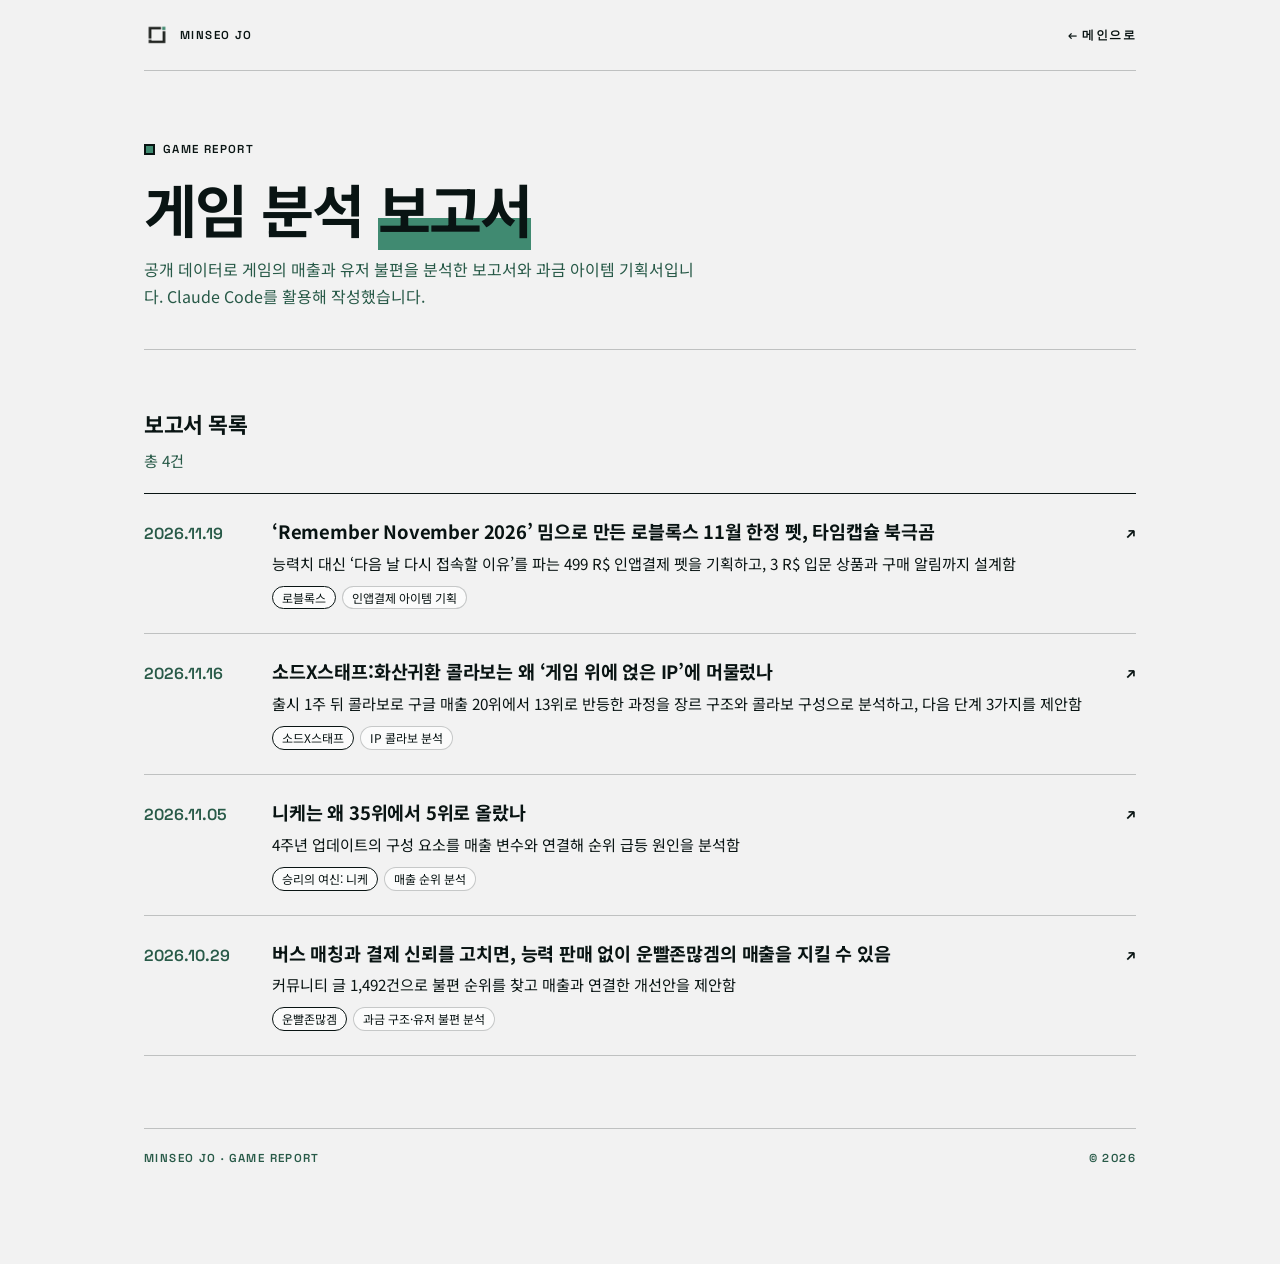
<file: reports.html>
<!DOCTYPE html>
<html lang="ko">
<head>
<meta charset="UTF-8">
<meta name="viewport" content="width=device-width, initial-scale=1.0">
<title>게임 분석 보고서 | 조민서</title>
<link rel="icon" type="image/png" href="./index_files/minseo-checkpoint-logo_3d2f7d50.png">
<link rel="preconnect" href="https://fonts.googleapis.com">
<link rel="preconnect" href="https://fonts.gstatic.com" crossorigin>
<link href="https://fonts.googleapis.com/css2?family=Noto+Sans+KR:wght@400;500;600;700&family=Space+Grotesk:wght@400;500;600;700&display=swap" rel="stylesheet">
<style>
  :root {
    --paper: #f2f2f2;
    --ink: #091413;
    --lime: #408a71;
    --line: rgba(9, 20, 19, 0.22);
    --muted: #285a48;
    --card: #fbfbfb;
  }
  * { box-sizing: border-box; }
  body {
    margin: 0;
    background: var(--paper);
    color: var(--ink);
    font-family: "Noto Sans KR", sans-serif;
    line-height: 1.65;
  }
  .label { font-family: "Space Grotesk", sans-serif; font-size: 0.72rem; font-weight: 600; letter-spacing: 0.12em; text-transform: uppercase; }
  .wrap { max-width: 1040px; margin: 0 auto; padding: 0 24px 96px; }

  .topbar { display: flex; justify-content: space-between; align-items: center; padding: 22px 0; border-bottom: 1px solid var(--line); }
  .topbar a { color: var(--ink); text-decoration: none; }
  .brand { display: inline-flex; align-items: center; gap: 10px; }
  .brand img { width: 26px; height: 26px; }
  .back:hover { text-decoration: underline; text-decoration-color: var(--lime); text-decoration-thickness: 3px; }

  .hero { padding: 64px 0 40px; border-bottom: 1px solid var(--line); }
  .kicker { display: inline-flex; align-items: center; gap: 8px; margin-bottom: 18px; }
  .kicker i { width: 11px; height: 11px; border: 2px solid var(--ink); background: var(--lime); display: inline-block; }
  h1 { font-size: clamp(2.2rem, 6vw, 3.6rem); line-height: 1.1; letter-spacing: -0.03em; margin: 0 0 16px; font-weight: 700; }
  h1 em { font-style: normal; background: linear-gradient(transparent 62%, var(--lime) 62%); }
  .lead { color: var(--muted); max-width: 560px; margin: 0; }

  h2 { font-size: 1.35rem; letter-spacing: -0.02em; margin: 56px 0 6px; }
  .section-note { color: var(--muted); margin: 0 0 20px; font-size: 0.95rem; }

  .log { list-style: none; margin: 0; padding: 0; border-top: 1px solid var(--ink); }
  .log li { display: grid; grid-template-columns: 56px 1fr; gap: 16px; padding: 22px 0; border-bottom: 1px solid var(--line); }
  .num { font-family: "Space Grotesk", sans-serif; font-weight: 600; color: var(--muted); padding-top: 3px; }
  .title-row { display: flex; flex-wrap: wrap; align-items: baseline; gap: 6px 12px; margin-bottom: 8px; }
  .title-row h3 { margin: 0; font-size: 1.15rem; letter-spacing: -0.01em; }
  .chips { display: flex; flex-wrap: wrap; gap: 6px; }
  .chip { font-size: 0.75rem; border: 1px solid var(--line); padding: 1px 9px; border-radius: 999px; background: var(--card); }
  .chip--genre { border-color: var(--ink); }
  .note { margin: 0; font-size: 0.95rem; }
  .note--pending { color: var(--muted); }
  .note a { color: var(--ink); text-decoration-color: var(--lime); text-decoration-thickness: 3px; }

  .review { background: var(--card); border: 1px solid var(--ink); padding: 28px; }
  .review h3 { margin: 6px 0 18px; font-size: 1.2rem; letter-spacing: -0.01em; }
  .compare { width: 100%; border-collapse: collapse; font-size: 0.92rem; margin-bottom: 22px; }
  .compare th, .compare td { text-align: left; padding: 10px 12px; border-bottom: 1px solid var(--line); vertical-align: top; }
  .compare thead th { border-bottom: 1px solid var(--ink); font-family: "Space Grotesk", sans-serif; font-size: 0.72rem; letter-spacing: 0.1em; text-transform: uppercase; }
  .compare tbody th { font-weight: 600; white-space: nowrap; }
  .review p { margin: 0; line-height: 1.85; }

  footer { margin-top: 72px; padding-top: 20px; border-top: 1px solid var(--line); display: flex; justify-content: space-between; color: var(--muted); }

  @media (max-width: 560px) {
    .log li { grid-template-columns: 1fr; gap: 6px; }
    .review { padding: 20px; }
    .compare th, .compare td { padding: 8px 6px; }
  }

  .reports { list-style: none; margin: 0; padding: 0; border-top: 1px solid var(--ink); }
  .reports a { display: grid; grid-template-columns: 112px 1fr 24px; gap: 16px; align-items: start; padding: 24px 0; border-bottom: 1px solid var(--line); color: var(--ink); text-decoration: none; }
  .reports a:hover h3 { text-decoration: underline; text-decoration-color: var(--lime); text-decoration-thickness: 3px; }
  .reports a:focus-visible { outline: 2px solid var(--lime); outline-offset: 2px; }
  .reports h3 { margin: 0 0 6px; font-size: 1.15rem; line-height: 1.45; letter-spacing: -0.01em; word-break: keep-all; }
  .reports p { margin: 0 0 10px; font-size: 0.95rem; word-break: keep-all; }
  .date { font-family: "Space Grotesk", sans-serif; font-weight: 600; color: var(--muted); padding-top: 3px; }
  .arrow { font-family: "Space Grotesk", sans-serif; font-weight: 600; padding-top: 2px; text-align: right; }
  @media (max-width: 640px) { .reports a { grid-template-columns: 1fr 24px; } .date { grid-column: 1 / -1; padding-top: 0; } }
</style>
</head>
<body>
<div class="wrap">

  <header class="topbar">
    <a class="brand label" href="./index.html"><img src="./index_files/minseo-checkpoint-logo_3d2f7d50.png" alt="">MINSEO JO</a>
    <a class="back label" href="./index.html">← 메인으로</a>
  </header>

  <section class="hero">
    <div class="kicker label"><i></i>GAME REPORT</div>
    <h1>게임 분석 <em>보고서</em></h1>
    <p class="lead">공개 데이터로 게임의 매출과 유저 불편을 분석한 보고서와 과금 아이템 기획서입니다. Claude Code를 활용해 작성했습니다.</p>
  </section>

  <h2>보고서 목록</h2>
  <p class="section-note">총 4건</p>
  <ul class="reports">
    <li>
      <a href="./reports/polarbear.html">
        <span class="date">2026.11.19</span>
        <div>
          <h3>‘Remember November 2026’ 밈으로 만든 로블록스 11월 한정 펫, 타임캡슐 북극곰</h3>
          <p>능력치 대신 ‘다음 날 다시 접속할 이유’를 파는 499 R$ 인앱결제 펫을 기획하고, 3 R$ 입문 상품과 구매 알림까지 설계함</p>
          <div class="chips"><span class="chip chip--genre">로블록스</span><span class="chip">인앱결제 아이템 기획</span></div>
        </div>
        <span class="arrow" aria-hidden="true">&#8599;</span>
      </a>
    </li>
    <li>
      <a href="./reports/sword-staff.html">
        <span class="date">2026.11.16</span>
        <div>
          <h3>소드X스태프:화산귀환 콜라보는 왜 ‘게임 위에 얹은 IP’에 머물렀나</h3>
          <p>출시 1주 뒤 콜라보로 구글 매출 20위에서 13위로 반등한 과정을 장르 구조와 콜라보 구성으로 분석하고, 다음 단계 3가지를 제안함</p>
          <div class="chips"><span class="chip chip--genre">소드X스태프</span><span class="chip">IP 콜라보 분석</span></div>
        </div>
        <span class="arrow" aria-hidden="true">&#8599;</span>
      </a>
    </li>
    <li>
      <a href="./reports/nikke.html">
        <span class="date">2026.11.05</span>
        <div>
          <h3>니케는 왜 35위에서 5위로 올랐나</h3>
          <p>4주년 업데이트의 구성 요소를 매출 변수와 연결해 순위 급등 원인을 분석함</p>
          <div class="chips"><span class="chip chip--genre">승리의 여신: 니케</span><span class="chip">매출 순위 분석</span></div>
        </div>
        <span class="arrow" aria-hidden="true">&#8599;</span>
      </a>
    </li>
    <li>
      <a href="./reports/lucky-defense.html">
        <span class="date">2026.10.29</span>
        <div>
          <h3>버스 매칭과 결제 신뢰를 고치면, 능력 판매 없이 운빨존많겜의 매출을 지킬 수 있음</h3>
          <p>커뮤니티 글 1,492건으로 불편 순위를 찾고 매출과 연결한 개선안을 제안함</p>
          <div class="chips"><span class="chip chip--genre">운빨존많겜</span><span class="chip">과금 구조·유저 불편 분석</span></div>
        </div>
        <span class="arrow" aria-hidden="true">&#8599;</span>
      </a>
    </li>
  </ul>

  <footer class="label"><span>MINSEO JO · GAME REPORT</span><span>© 2026</span></footer>
</div>
</body>
</html>
</file>
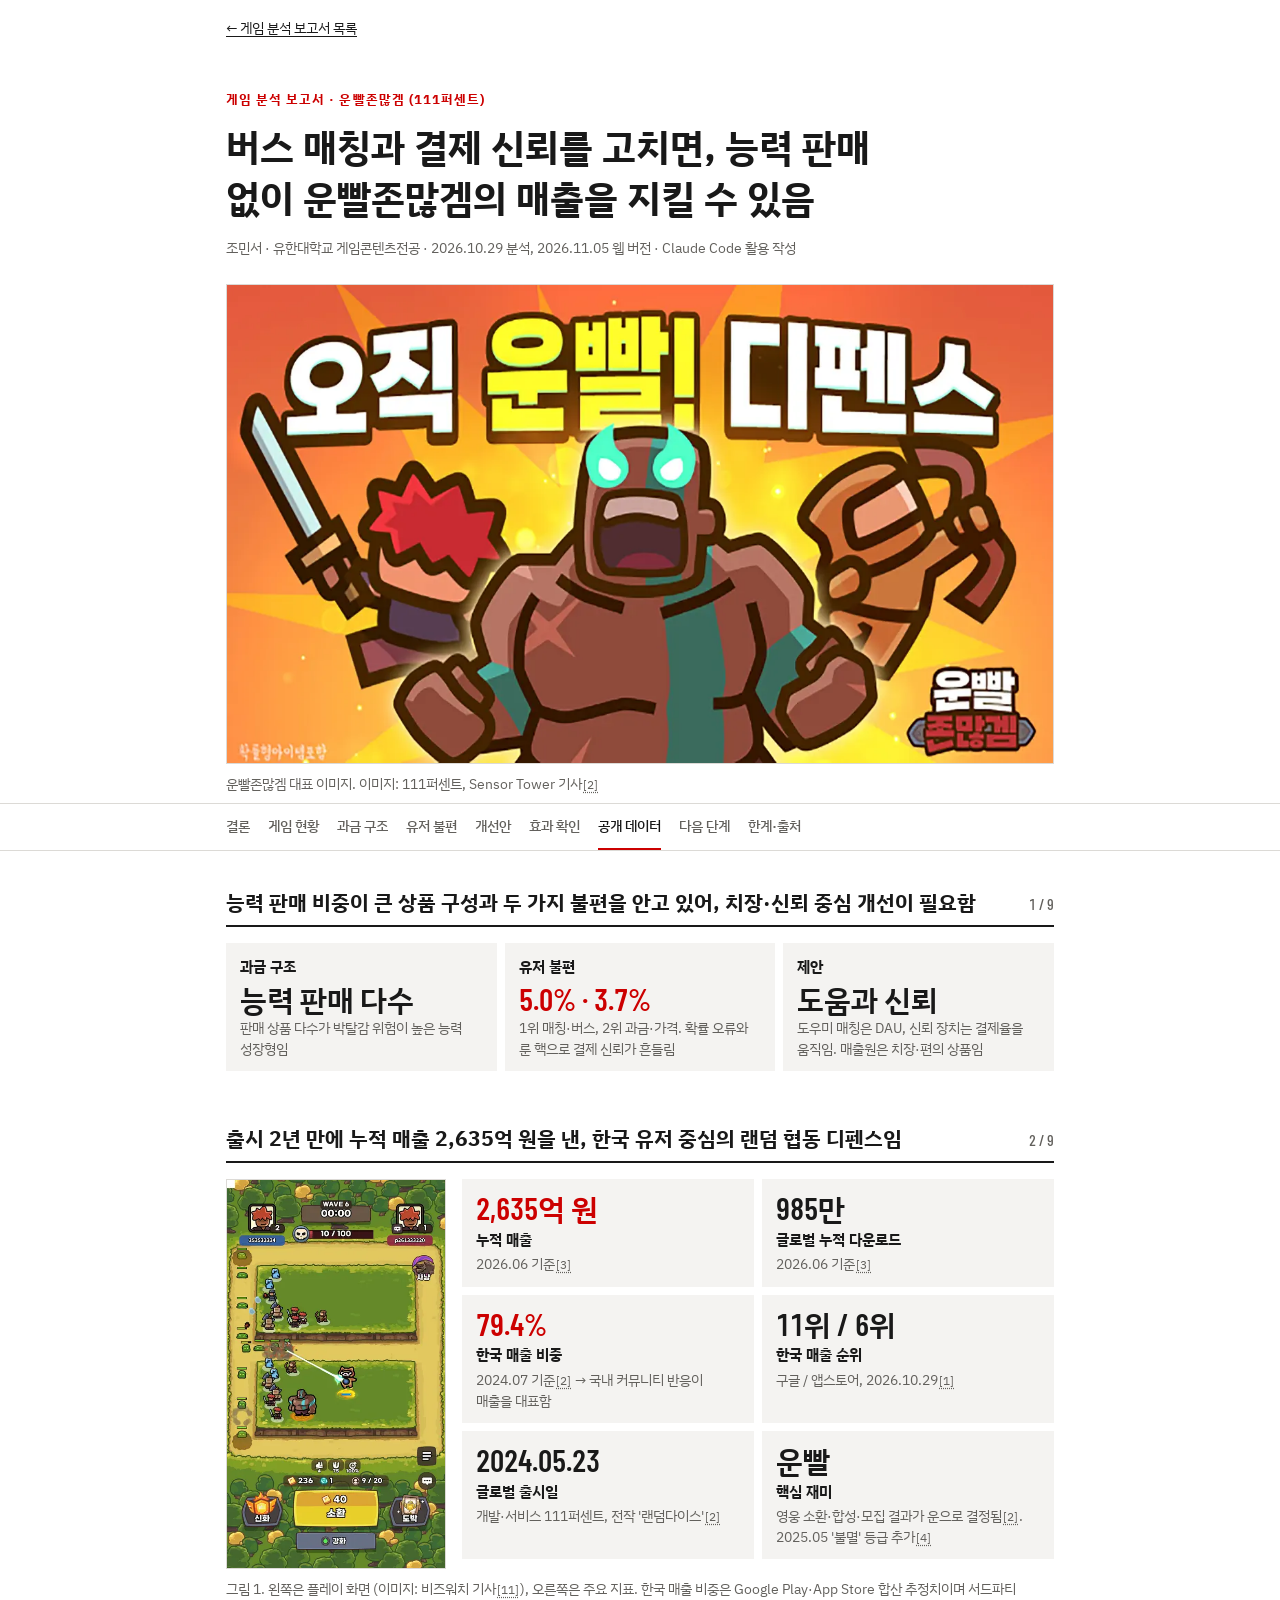
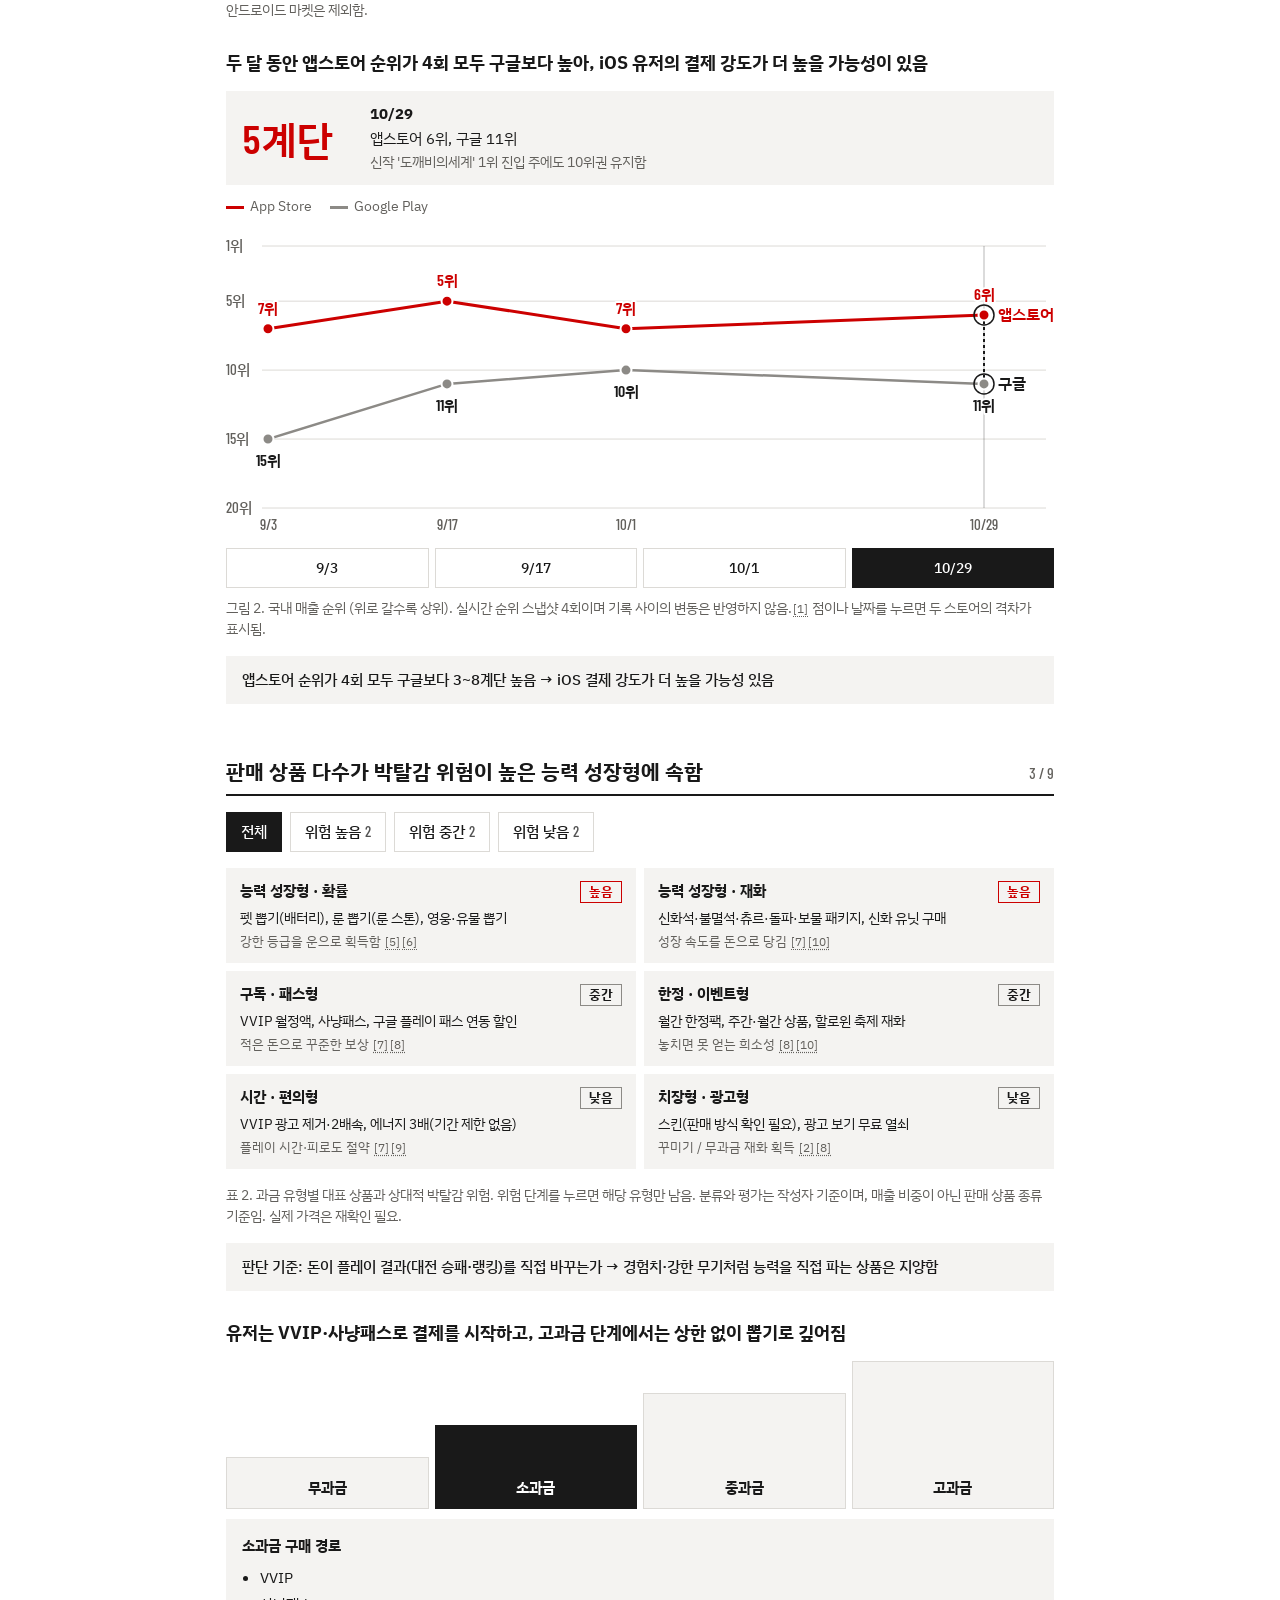
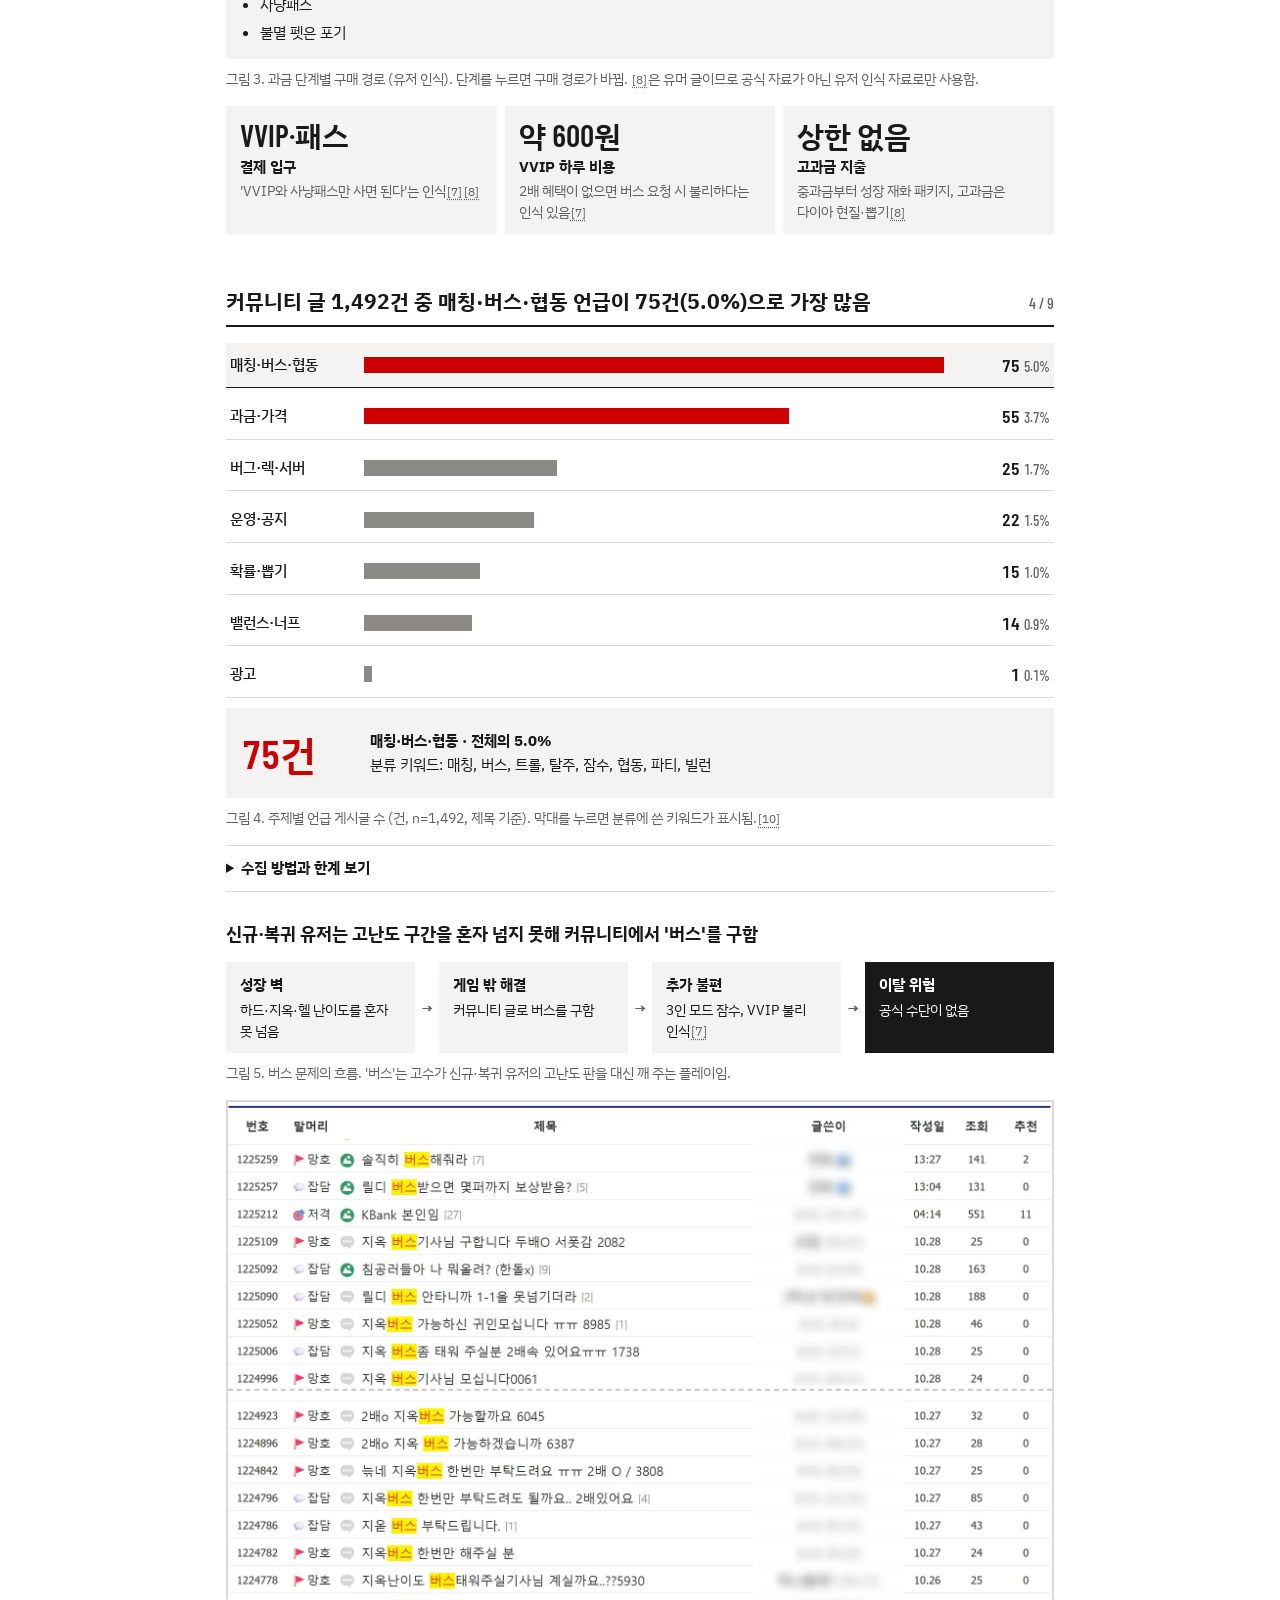
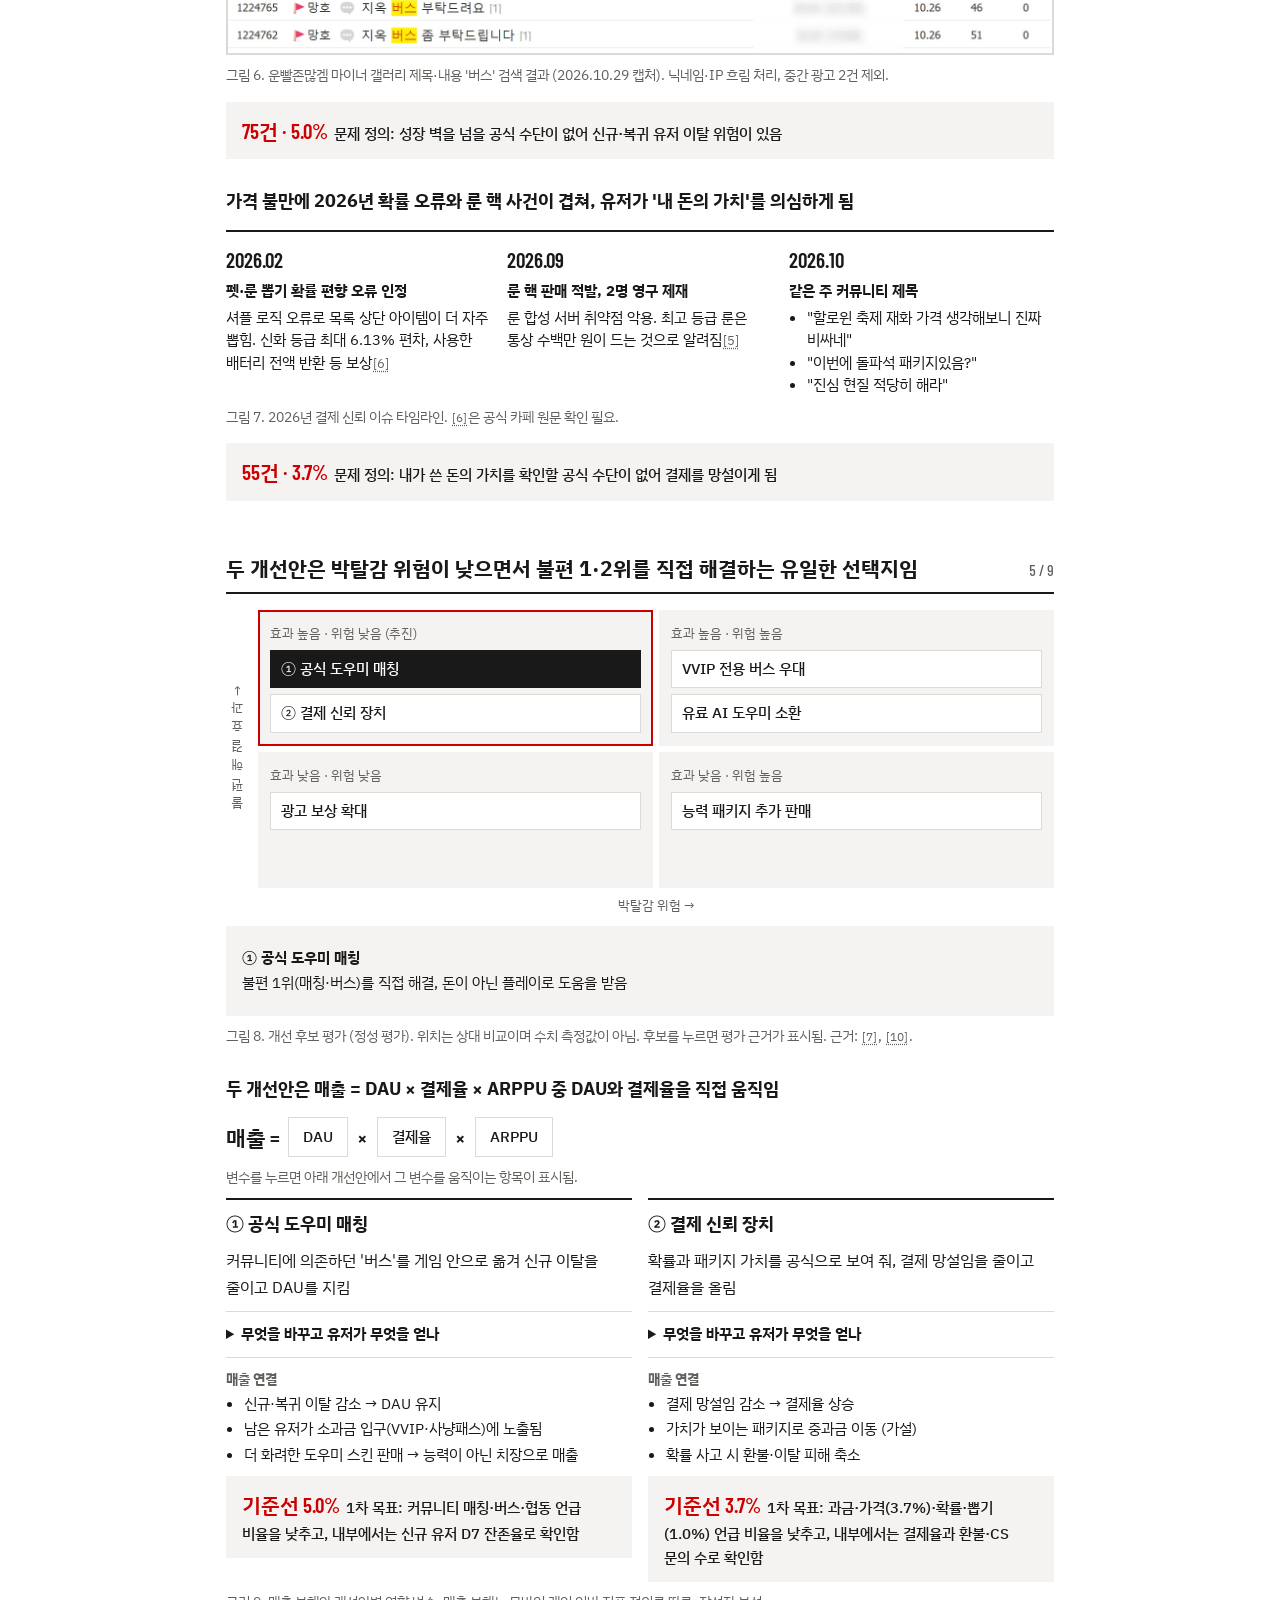
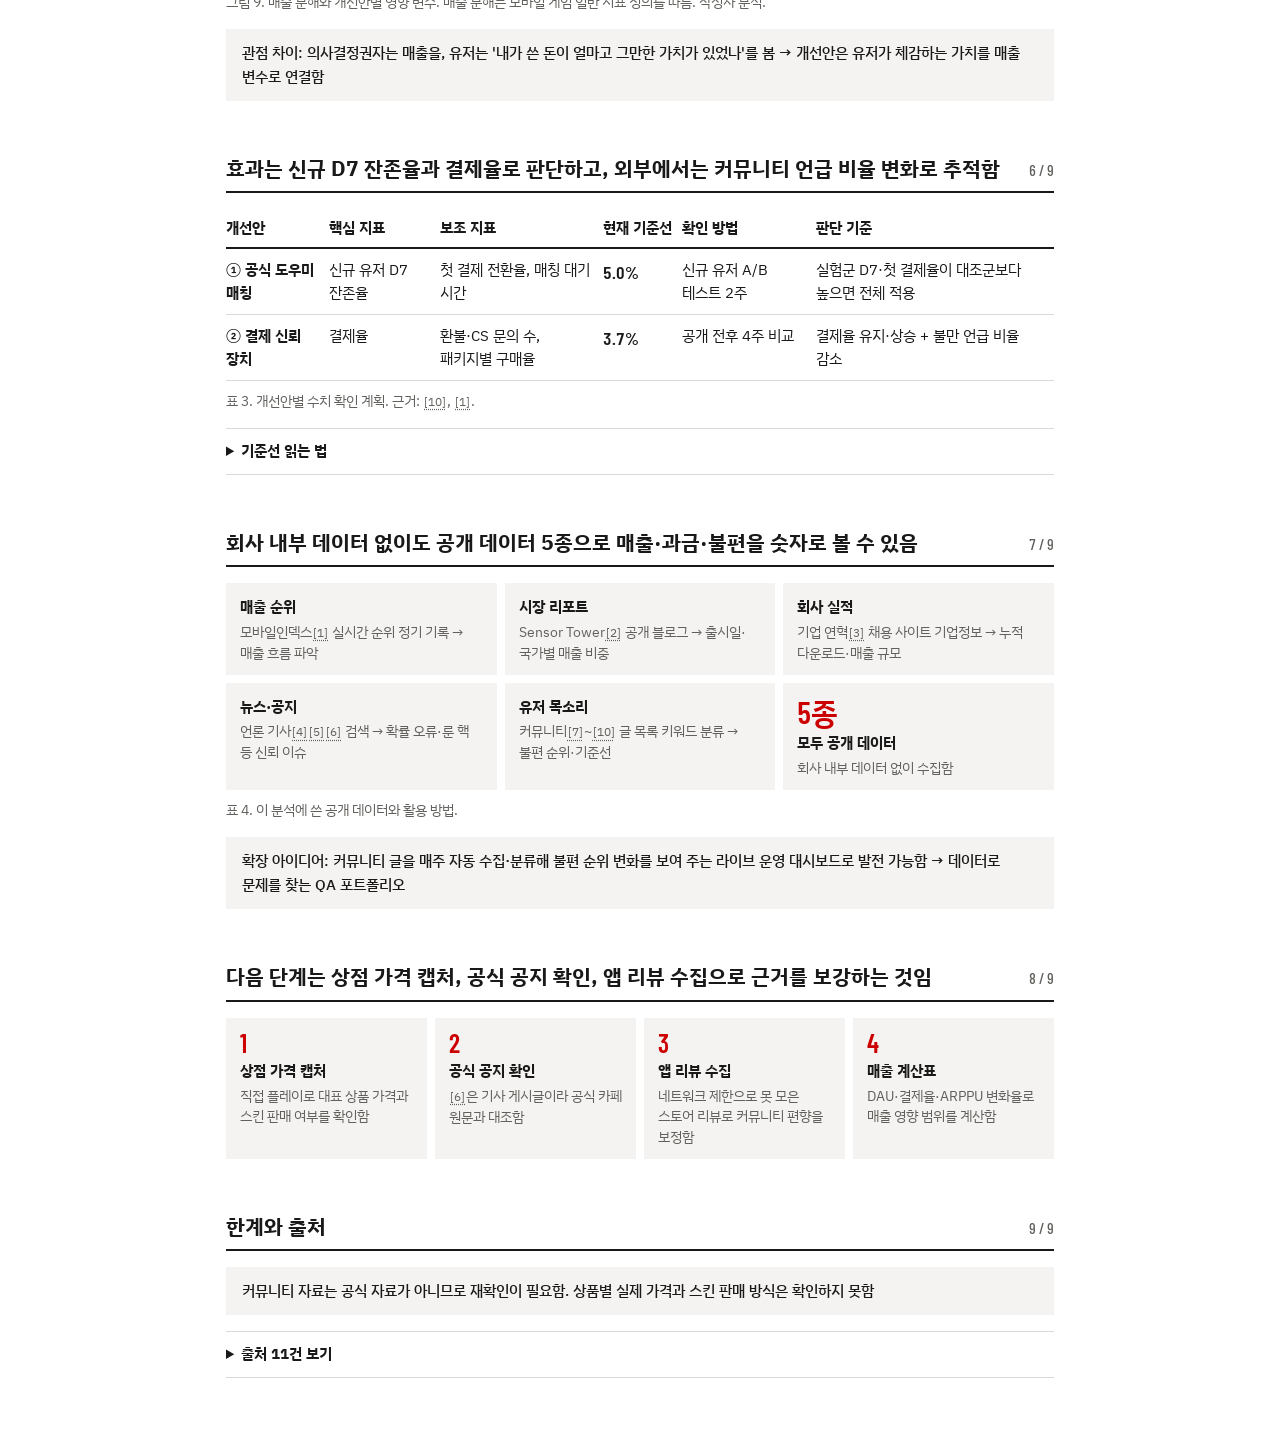
<file: reports/lucky-defense.html>
<!doctype html>
<html lang="ko">
<head>
<meta charset="utf-8">
<meta name="viewport" content="width=device-width, initial-scale=1, viewport-fit=cover">
<style>:root{padding-top:env(safe-area-inset-top,0px);padding-bottom:env(safe-area-inset-bottom,0px)}body{margin:0}img{max-width:100%}[hidden]{display:none!important}.to-list{max-width:860px;margin:0 auto;padding:16px max(16px,env(safe-area-inset-right,0px)) 0 max(16px,env(safe-area-inset-left,0px));font-size:14px}.to-list a{color:inherit;text-underline-offset:3px}</style>
<title>운빨존많겜 분석</title>
<link rel="stylesheet" href="https://fonts.googleapis.com/css2?family=Barlow+Condensed:wght@500;600&family=IBM+Plex+Sans+KR:wght@400;500;700&display=swap">
<style>
/* 원본 PPT와 같은 결: 답을 먼저 쓰는 흰 바탕 보고서, 빨강은 핵심 수치에만, 숫자는 좁은 글꼴. 위쪽 고정 목차로 긴 글을 이동함 */
:root {
  --bg: #ffffff; --fg: #191919; --muted: #62605c; --rule: #dcdad6; --panel: #f4f3f1; --accent: #cc0000; --line2: #8c8a86;
  --body: "IBM Plex Sans KR", "Malgun Gothic", "Apple SD Gothic Neo", sans-serif;
  --num: "Barlow Condensed", "IBM Plex Sans KR", "Malgun Gothic", sans-serif;
}
@media (prefers-color-scheme: dark) { :root:not([data-theme="light"]) { --bg: #171614; --fg: #f1efeb; --muted: #aaa7a1; --rule: #3a3835; --panel: #23211f; --accent: #ff6b5e; --line2: #8f8c86; color-scheme: dark } }
:root[data-theme="dark"] { --bg: #171614; --fg: #f1efeb; --muted: #aaa7a1; --rule: #3a3835; --panel: #23211f; --accent: #ff6b5e; --line2: #8f8c86; color-scheme: dark }
* { box-sizing: border-box }
html { scroll-behavior: smooth }
body { background: var(--bg); color: var(--fg); font-family: var(--body); font-size: 16px; line-height: 1.7; word-break: keep-all; overflow-wrap: anywhere }
body::before { content: ""; position: fixed; inset: 0 0 auto; height: env(safe-area-inset-top, 0px); z-index: 10; background: var(--bg) }
.wrap { max-width: 860px; margin: 0 auto; padding-left: max(16px, env(safe-area-inset-left, 0px)); padding-right: max(16px, env(safe-area-inset-right, 0px)) }
header.wrap { padding-block: 48px 24px; display: grid; gap: 12px }
.eyebrow { font-size: 13px; font-weight: 700; letter-spacing: .08em; color: var(--accent) }
h1 { margin: 0; font-size: clamp(27px, 4.6vw, 38px); line-height: 1.35; font-weight: 700; text-wrap: balance }
.meta { font-size: 14px; color: var(--muted) }
.toc { position: sticky; top: env(safe-area-inset-top, 0px); z-index: 9; background: var(--bg); border-block: 1px solid var(--rule) }
.toc ul { list-style: none; margin: 0 auto; max-width: 860px; padding-block: 0; padding-left: max(16px, env(safe-area-inset-left, 0px)); padding-right: max(16px, env(safe-area-inset-right, 0px)); display: flex; gap: 18px; overflow-x: auto; scrollbar-width: none }
.toc a { display: block; padding: 10px 0; font-size: 14px; font-weight: 500; color: var(--muted); text-decoration: none; white-space: nowrap; border-bottom: 2px solid transparent }
.toc a:hover { color: var(--fg) }
.toc a[aria-current="true"] { color: var(--fg); border-bottom-color: var(--accent) }
main.wrap { padding-block: 36px 64px; display: grid; gap: 52px }
main > * { min-width: 0 }
section { display: grid; gap: 16px; scroll-margin-top: 62px }
section > * { min-width: 0 }
h2 { margin: 0; padding-bottom: 8px; border-bottom: 2px solid var(--fg); font-size: 21px; line-height: 1.45; font-weight: 700; display: flex; gap: 14px; justify-content: space-between; align-items: baseline }
h2 span:first-child { text-wrap: balance }
.pg { font-family: var(--num); font-size: 15px; font-weight: 500; color: var(--muted); white-space: nowrap; font-variant-numeric: tabular-nums }
h3 { margin: 12px 0 0; font-size: 17.5px; line-height: 1.5; font-weight: 700; text-wrap: balance }
ul.b, ol.b { margin: 0; padding-left: 20px; display: grid; gap: 6px }
p { margin: 0 }
.answer { background: var(--panel); padding: 22px 24px; display: grid; gap: 16px }
.answer ul { margin: 0; padding-left: 20px; display: grid; gap: 10px }
.answer li { font-size: 16.5px; line-height: 1.6 }
.answer li b { font-weight: 700 }
.path { display: flex; flex-wrap: wrap; gap: 8px 32px; font-family: var(--num); font-weight: 600; font-size: 34px; line-height: 1.1; font-variant-numeric: tabular-nums }
.path span { display: grid; gap: 2px }
.path small { font-family: var(--body); font-size: 13px; font-weight: 400; color: var(--muted) }
.path .hit { color: var(--accent) }
.callout { background: var(--panel); padding: 12px 16px; font-size: 15px; font-weight: 500; line-height: 1.6 }
.callout b { font-family: var(--num); font-size: 21px; font-weight: 600; color: var(--accent); margin-right: 6px }
figure { margin: 0; display: grid; gap: 10px; min-width: 0 }
figure > * { min-width: 0 }
figcaption, .cap, caption { font-size: 13.5px; color: var(--muted); line-height: 1.55 }
caption { caption-side: bottom; text-align: left; padding-top: 10px }
figure img { display: block; width: 100%; height: auto; border: 1px solid var(--rule) }
.scroll { overflow-x: auto }
table { width: 100%; min-width: 640px; border-collapse: collapse; font-size: 14.5px; line-height: 1.55 }
th { text-align: left; font-weight: 700; padding: 8px 10px 8px 0; border-bottom: 2px solid var(--fg); white-space: nowrap }
td { padding: 10px 10px 10px 0; border-bottom: 1px solid var(--rule); vertical-align: top }
td:first-child { font-weight: 700 }
td.n { font-family: var(--num); font-size: 18px; font-weight: 600; white-space: nowrap; font-variant-numeric: tabular-nums }
.src { color: var(--muted); font-size: 13px; white-space: nowrap }
.risk { display: inline-block; padding: 0 8px; border: 1px solid var(--line2); font-size: 13px; font-weight: 700; white-space: nowrap }
.risk.high { border-color: var(--accent); color: var(--accent) }
a { color: inherit; text-underline-offset: 2px }
a:focus-visible, button:focus-visible { outline: 2px solid var(--accent); outline-offset: 2px }
ol.sources { margin: 0; padding-left: 30px; display: grid; gap: 6px; font-size: 14px; color: var(--muted) }

/* 조작 도구: 각진 버튼, 눌린 상태는 글자색 반전 */
button { font: inherit; color: inherit; background: none; border: 1px solid var(--rule); border-radius: 0; cursor: pointer }
button:hover { border-color: var(--fg) }
button[aria-pressed="true"] { background: var(--fg); color: var(--bg); border-color: var(--fg) }
.seg { display: flex; flex-wrap: wrap; gap: 8px; align-items: center }
.seg button { min-height: 40px; padding: 4px 14px; font-size: 14.5px; font-weight: 500 }
.seg small { font-family: var(--num); font-size: 15px; opacity: .75 }
.readout { background: var(--panel); padding: 12px 16px; display: grid; grid-template-columns: 112px minmax(0, 1fr); gap: 16px; align-items: center; font-size: 14.5px; line-height: 1.55 }
.ro-big { font-family: var(--num); font-weight: 600; font-size: 40px; line-height: 1; color: var(--accent); font-variant-numeric: tabular-nums }
.ro-text { min-height: 4.6em; display: grid; align-content: center; gap: 2px }
.ro-text strong { font-weight: 700 }
#rankChart { width: 100%; height: auto; display: block; touch-action: pan-y; cursor: crosshair }
#rankChart text { font-family: var(--num); fill: var(--fg); font-size: 16px; font-weight: 600; paint-order: stroke; stroke: var(--bg); stroke-width: 4px; stroke-linejoin: round }
#rankChart .axis { fill: var(--muted); font-size: 15px; font-weight: 500 }
#rankChart .hit { fill: var(--accent) }
.legend { display: flex; gap: 18px; font-size: 13.5px; color: var(--muted) }
.legend i { display: inline-block; width: 18px; height: 3px; vertical-align: middle; margin-right: 6px }
.chips { display: grid; grid-template-columns: repeat(4, minmax(0, 1fr)); gap: 6px }
.chips button { padding: 6px 4px; text-align: center; font-size: 14px; font-weight: 500; min-height: 40px }
.steps { display: grid; grid-template-columns: repeat(4, minmax(0, 1fr)); gap: 6px }
.steps button { padding: 8px 4px; min-height: 44px; font-weight: 700; font-size: 15px }
.stepbox { background: var(--panel); padding: 14px 16px; display: grid; gap: 6px; min-height: 8.2em; align-content: center }
.stepbox ul { margin: 0; padding-left: 18px; font-size: 15px; display: grid; gap: 2px }
.stepbox strong { font-size: 15px }
.bars { display: grid; gap: 6px }
.bars button { display: grid; grid-template-columns: 124px minmax(0, 1fr) 96px; gap: 10px; align-items: center; border: 0; border-bottom: 1px solid var(--rule); padding: 7px 4px; text-align: left; font-size: 14.5px; font-weight: 500 }
.bars button:hover { background: var(--panel) }
.bars button[aria-pressed="true"] { background: var(--panel); color: var(--fg); border-color: var(--fg) }
.bars .track { display: block; height: 16px }
.bars .fill { display: block; height: 100%; background: var(--line2); transform-origin: left }
.bars button.top .fill { background: var(--accent) }
.bars.run .fill { animation: grow .7s ease-out both }
@keyframes grow { from { transform: scaleX(.02) } }
.bars .v { font-family: var(--num); font-size: 18px; font-weight: 600; text-align: right; font-variant-numeric: tabular-nums; white-space: nowrap }
.bars .v small { font-size: 14px; font-weight: 500; color: var(--muted); margin-left: 4px }
.timeline { display: grid; grid-template-columns: repeat(3, minmax(0, 1fr)); gap: 16px; border-top: 2px solid var(--fg); padding-top: 12px }
.timeline > div { display: grid; gap: 4px; align-content: start; min-width: 0; font-size: 14.5px; line-height: 1.55 }
.timeline b { font-family: var(--num); font-size: 21px; font-weight: 600 }
.timeline strong { font-weight: 700 }
.timeline ul { margin: 0; padding-left: 18px }
.matrix { display: grid; grid-template-columns: 26px repeat(2, minmax(0, 1fr)); grid-template-rows: auto auto auto; gap: 6px }
.axis-y { grid-row: 1 / 3; writing-mode: vertical-rl; transform: rotate(180deg); text-align: center; font-size: 13px; color: var(--muted) }
.axis-x { grid-column: 2 / 4; text-align: center; font-size: 13px; color: var(--muted) }
.quad { background: var(--panel); padding: 12px; display: grid; gap: 6px; align-content: start; min-height: 136px }
.quad.go { outline: 2px solid var(--accent); outline-offset: -2px }
.quad > span { font-size: 13px; color: var(--muted) }
.quad button { background: var(--bg); padding: 6px 10px; min-height: 38px; text-align: left; font-size: 14.5px; font-weight: 500 }
.quad button[aria-pressed="true"] { background: var(--fg) }
.plans { display: grid; grid-template-columns: repeat(2, minmax(0, 1fr)); gap: 16px }
.plan { border-top: 2px solid var(--fg); padding-top: 10px; display: grid; gap: 10px; align-content: start; min-width: 0 }
.plan h3 { margin: 0 }
.plan h4 { margin: 0 0 2px; font-size: 13.5px; font-weight: 700; color: var(--muted) }
.plan ul { margin: 0; padding-left: 18px; display: grid; gap: 3px; font-size: 14.5px; line-height: 1.55 }
.plan li[data-v] { transition: background .2s }
.plan li.on { background: var(--panel); box-shadow: -4px 0 0 var(--panel), 4px 0 0 var(--panel); font-weight: 700 }
.formula { font-family: var(--num); font-size: 22px; font-weight: 600 }
.formula button { font-family: var(--body) }
.formula .eq { padding-inline: 2px }
.steps-next { counter-reset: n }
.srcbar { position: fixed; left: 0; right: 0; bottom: 0; z-index: 20; background: var(--fg); color: var(--bg); padding-block: 12px calc(12px + env(safe-area-inset-bottom, 0px)); padding-left: max(16px, env(safe-area-inset-left, 0px)); padding-right: max(16px, env(safe-area-inset-right, 0px)) }
.srcbar-in { max-width: 828px; margin: 0 auto; display: flex; flex-wrap: wrap; gap: 6px 16px; align-items: center; font-size: 14px; line-height: 1.5 }
.srcbar-in span { flex: 1 1 280px; min-width: 0 }
.srcbar a { font-weight: 700 }
.srcbar button { padding: 4px 12px; min-height: 36px; border-color: currentColor }
.cite { border: 0; padding: 0 1px; color: var(--muted); font-size: .92em; text-decoration: underline dotted; text-underline-offset: 3px }
.cite:hover { color: var(--accent) }
.cite[aria-expanded="true"] { color: var(--accent); font-weight: 700 }
tbody tr.in { animation: rowin .28s ease-out }
@keyframes rowin { from { opacity: .15 } }

/* 이미지·도식 */
.shot { margin: 0 }
.shot img { display: block; width: 100%; height: auto }
.tiles { display: grid; grid-template-columns: repeat(3, minmax(0, 1fr)); gap: 8px }
.tile { background: var(--panel); padding: 12px 14px; display: grid; gap: 2px; align-content: start; min-width: 0 }
.tile b { font-family: var(--num); font-size: 30px; line-height: 1.15; font-weight: 600; font-variant-numeric: tabular-nums }
.tile.hit b { color: var(--accent) }
.tile strong { font-size: 14.5px; font-weight: 700 }
.tile span { font-size: 13.5px; color: var(--muted); line-height: 1.5 }
details { border-block: 1px solid var(--rule) }
details + details { border-top: 0 }
summary { cursor: pointer; padding: 10px 0; font-size: 14.5px; font-weight: 700 }
summary:hover { color: var(--accent) }
summary:focus-visible { outline: 2px solid var(--accent); outline-offset: 2px }
details > div, details > ul, details > ol { margin-bottom: 14px }
.flow { display: grid; grid-template-columns: repeat(4, minmax(0, 1fr)); gap: 24px }
.flow > div { position: relative; background: var(--panel); padding: 12px 14px; display: grid; gap: 2px; align-content: start; font-size: 14px; line-height: 1.5; min-width: 0 }
.flow > div:not(:last-child)::after { content: "→"; position: absolute; right: -19px; top: 50%; transform: translateY(-50%); font-weight: 700; color: var(--muted) }
.flow strong { font-size: 15px; font-weight: 700 }
.flow .end { background: var(--fg); color: var(--bg) }
@media (max-width: 640px) {
  .tiles { grid-template-columns: repeat(2, minmax(0, 1fr)) }
  .flow { grid-template-columns: minmax(0, 1fr) }
  .flow > div:not(:last-child)::after { content: "↓"; right: auto; left: 50%; top: auto; bottom: -24px; transform: translateX(-50%) }
}

.trio { display: grid; grid-template-columns: repeat(3, minmax(0, 1fr)); gap: 8px }
.gamebox { display: grid; grid-template-columns: minmax(0, 220px) minmax(0, 1fr); gap: 16px; align-items: start }
.gamebox .tiles { grid-template-columns: repeat(2, minmax(0, 1fr)) }
.gamebox img { border: 1px solid var(--rule) }
.riskgrid { display: grid; grid-template-columns: repeat(2, minmax(0, 1fr)); gap: 8px }
.rcard { background: var(--panel); padding: 12px 14px; display: grid; gap: 4px; align-content: start; font-size: 14px; line-height: 1.5; min-width: 0 }
.rcard header { display: flex; justify-content: space-between; gap: 8px; align-items: baseline }
.rcard strong { font-size: 15px; font-weight: 700 }
.rcard small { color: var(--muted); font-size: 13px }
.rcard.in { animation: rowin .28s ease-out }
.stairs { display: grid; grid-template-columns: repeat(4, minmax(0, 1fr)); gap: 6px; align-items: end }
.stairs button { font-weight: 700; font-size: 15px; padding: 8px 4px; background: var(--panel); display: flex; align-items: flex-end; justify-content: center }
.stairs button:nth-child(1) { height: 52px }
.stairs button:nth-child(2) { height: 84px }
.stairs button:nth-child(3) { height: 116px }
.stairs button:nth-child(4) { height: 148px }
.stairs button[aria-pressed="true"] { background: var(--fg) }
.steps4 { list-style: none; margin: 0; padding: 0; display: grid; grid-template-columns: repeat(4, minmax(0, 1fr)); gap: 8px; counter-reset: st }
.steps4 li { counter-increment: st; background: var(--panel); padding: 12px 14px; font-size: 14px; line-height: 1.5; display: grid; gap: 4px; align-content: start; min-width: 0 }
.steps4 li::before { content: counter(st); font-family: var(--num); font-size: 26px; font-weight: 600; line-height: 1; color: var(--accent) }
.steps4 strong { font-weight: 700; font-size: 15px }
.steps4 span { color: var(--muted); font-size: 13.5px }
.plan details { border-top: 1px solid var(--rule); border-bottom: 1px solid var(--rule) }
.plan details > div { display: grid; gap: 10px }
@media (max-width: 640px) {
  .trio, .riskgrid { grid-template-columns: minmax(0, 1fr) }
  .gamebox { grid-template-columns: minmax(0, 1fr) }
  .gamebox figure { max-width: 240px; margin-inline: auto }
  .steps4 { grid-template-columns: repeat(2, minmax(0, 1fr)) }
}
@media (max-width: 640px) {
  .plans, .timeline { grid-template-columns: minmax(0, 1fr) }
  .readout { grid-template-columns: 84px minmax(0, 1fr); gap: 10px }
  .ro-big { font-size: 32px }
  .bars button { grid-template-columns: 96px minmax(0, 1fr) 76px; gap: 6px; font-size: 13.5px }
  .steps button { font-size: 14px }
}
@media (prefers-reduced-motion: reduce) {
  html { scroll-behavior: auto }
  tbody tr.in, .bars.run .fill { animation: none }
  .plan li[data-v] { transition: none }
}
</style>
</head>
<body>
<div class="to-list"><a href="../reports.html">← 게임 분석 보고서 목록</a></div>
<header class="wrap">
  <div class="eyebrow">게임 분석 보고서 · 운빨존많겜 (111퍼센트)</div>
  <h1>버스 매칭과 결제 신뢰를 고치면, 능력 판매 없이 운빨존많겜의 매출을 지킬 수 있음</h1>
  <div class="meta">조민서 · 유한대학교 게임콘텐츠전공 · 2026.10.29 분석, 2026.11.05 웹 버전 · Claude Code 활용 작성</div>
</header>

<div class="wrap" style="padding-block:0 8px">
  <figure class="shot">
    <img src="[data-uri]" alt="운빨존많겜 대표 이미지. '오직 운빨! 디펜스' 문구와 게임 캐릭터들." width="1200" height="694">
    <figcaption>운빨존많겜 대표 이미지. 이미지: 111퍼센트, Sensor Tower 기사[2]</figcaption>
  </figure>
</div>

<nav class="toc" aria-label="목차">
  <ul>
    <li><a href="#summary">결론</a></li>
    <li><a href="#market">게임 현황</a></li>
    <li><a href="#pricing">과금 구조</a></li>
    <li><a href="#pain">유저 불편</a></li>
    <li><a href="#plan">개선안</a></li>
    <li><a href="#measure">효과 확인</a></li>
    <li><a href="#data">공개 데이터</a></li>
    <li><a href="#next">다음 단계</a></li>
    <li><a href="#refs">한계·출처</a></li>
  </ul>
</nav>

<main class="wrap">
  <section id="summary" aria-label="결론">
    <h2><span>능력 판매 비중이 큰 상품 구성과 두 가지 불편을 안고 있어, 치장·신뢰 중심 개선이 필요함</span><span class="pg">1 / 9</span></h2>
    <div class="trio">
      <div class="tile"><strong>과금 구조</strong><b>능력 판매 다수</b><span>판매 상품 다수가 박탈감 위험이 높은 능력 성장형임</span></div>
      <div class="tile hit"><strong>유저 불편</strong><b>5.0% · 3.7%</b><span>1위 매칭·버스, 2위 과금·가격. 확률 오류와 룬 핵으로 결제 신뢰가 흔들림</span></div>
      <div class="tile"><strong>제안</strong><b>도움과 신뢰</b><span>도우미 매칭은 DAU, 신뢰 장치는 결제율을 움직임. 매출원은 치장·편의 상품임</span></div>
    </div>
  </section>

  <section id="market">
    <h2><span>출시 2년 만에 누적 매출 2,635억 원을 낸, 한국 유저 중심의 랜덤 협동 디펜스임</span><span class="pg">2 / 9</span></h2>
    <figure>
      <div class="gamebox">
        <figure class="shot"><img src="[data-uri]" alt="운빨존많겜 플레이 화면. 위아래 두 전장에 유닛이 배치되고 아래에 소환 버튼이 있음." width="420" height="747"></figure>
        <div class="tiles">
          <div class="tile hit"><b>2,635억 원</b><strong>누적 매출</strong><span>2026.06 기준[3]</span></div>
          <div class="tile"><b>985만</b><strong>글로벌 누적 다운로드</strong><span>2026.06 기준[3]</span></div>
          <div class="tile hit"><b>79.4%</b><strong>한국 매출 비중</strong><span>2024.07 기준[2] → 국내 커뮤니티 반응이 매출을 대표함</span></div>
          <div class="tile"><b>11위 / 6위</b><strong>한국 매출 순위</strong><span>구글 / 앱스토어, 2026.10.29[1]</span></div>
          <div class="tile"><b>2024.05.23</b><strong>글로벌 출시일</strong><span>개발·서비스 111퍼센트, 전작 '랜덤다이스'[2]</span></div>
          <div class="tile"><b>운빨</b><strong>핵심 재미</strong><span>영웅 소환·합성·모집 결과가 운으로 결정됨[2]. 2025.05 '불멸' 등급 추가[4]</span></div>
        </div>
      </div>
      <figcaption>그림 1. 왼쪽은 플레이 화면 (이미지: 비즈워치 기사[11]), 오른쪽은 주요 지표. 한국 매출 비중은 Google Play·App Store 합산 추정치이며 서드파티 안드로이드 마켓은 제외함.</figcaption>
    </figure>

    <h3>두 달 동안 앱스토어 순위가 4회 모두 구글보다 높아, iOS 유저의 결제 강도가 더 높을 가능성이 있음</h3>
    <figure>
      <div class="readout" aria-live="polite">
        <div class="ro-big" id="gapBig">5계단</div>
        <div class="ro-text"><strong id="gapDate">10/29</strong><span id="gapText">앱스토어 6위, 구글 11위</span><span class="cap" id="gapNote"></span></div>
      </div>
      <div class="legend"><span><i style="background:var(--accent)"></i>App Store</span><span><i style="background:var(--line2)"></i>Google Play</span></div>
      <svg id="rankChart" viewBox="0 0 740 300" role="img" aria-label="국내 매출 순위 선 그래프. 앱스토어는 9월 3일 7위, 9월 17일 5위, 10월 1일 7위, 10월 29일 6위. 구글플레이는 15위, 11위, 10위, 11위."></svg>
      <div class="chips" id="rankChips" role="group" aria-label="기록 날짜 선택"></div>
      <figcaption>그림 2. 국내 매출 순위 (위로 갈수록 상위). 실시간 순위 스냅샷 4회이며 기록 사이의 변동은 반영하지 않음.[1] 점이나 날짜를 누르면 두 스토어의 격차가 표시됨.</figcaption>
    </figure>
    <p class="callout">앱스토어 순위가 4회 모두 구글보다 3~8계단 높음 → iOS 결제 강도가 더 높을 가능성 있음</p>
  </section>

  <section id="pricing">
    <h2><span>판매 상품 다수가 박탈감 위험이 높은 능력 성장형에 속함</span><span class="pg">3 / 9</span></h2>
    <div class="seg" role="group" aria-label="박탈감 위험으로 표 2 거르기">
      <button type="button" id="rAll" data-f="" aria-pressed="true">전체</button>
      <button type="button" id="rHigh" data-f="높음" aria-pressed="false">위험 높음 <small></small></button>
      <button type="button" id="rMid" data-f="중간" aria-pressed="false">위험 중간 <small></small></button>
      <button type="button" id="rLow" data-f="낮음" aria-pressed="false">위험 낮음 <small></small></button>
    </div>
    <div class="riskgrid" id="t2">
      <div class="rcard" data-var="높음"><header><strong>능력 성장형 · 확률</strong><span class="risk high">높음</span></header><span>펫 뽑기(배터리), 룬 뽑기(룬 스톤), 영웅·유물 뽑기</span><small>강한 등급을 운으로 획득함 [5][6]</small></div>
      <div class="rcard" data-var="높음"><header><strong>능력 성장형 · 재화</strong><span class="risk high">높음</span></header><span>신화석·불멸석·츄르·돌파·보물 패키지, 신화 유닛 구매</span><small>성장 속도를 돈으로 당김 [7][10]</small></div>
      <div class="rcard" data-var="중간"><header><strong>구독 · 패스형</strong><span class="risk">중간</span></header><span>VVIP 월정액, 사냥패스, 구글 플레이 패스 연동 할인</span><small>적은 돈으로 꾸준한 보상 [7][8]</small></div>
      <div class="rcard" data-var="중간"><header><strong>한정 · 이벤트형</strong><span class="risk">중간</span></header><span>월간 한정팩, 주간·월간 상품, 할로윈 축제 재화</span><small>놓치면 못 얻는 희소성 [8][10]</small></div>
      <div class="rcard" data-var="낮음"><header><strong>시간 · 편의형</strong><span class="risk">낮음</span></header><span>VVIP 광고 제거·2배속, 에너지 3배(기간 제한 없음)</span><small>플레이 시간·피로도 절약 [7][9]</small></div>
      <div class="rcard" data-var="낮음"><header><strong>치장형 · 광고형</strong><span class="risk">낮음</span></header><span>스킨(판매 방식 확인 필요), 광고 보기 무료 열쇠</span><small>꾸미기 / 무과금 재화 획득 [2][8]</small></div>
    </div>
    <p class="cap" id="rStatus" aria-live="polite">표 2. 과금 유형별 대표 상품과 상대적 박탈감 위험. 위험 단계를 누르면 해당 유형만 남음. 분류와 평가는 작성자 기준이며, 매출 비중이 아닌 판매 상품 종류 기준임. 실제 가격은 재확인 필요.</p>
    <p class="callout">판단 기준: 돈이 플레이 결과(대전 승패·랭킹)를 직접 바꾸는가 → 경험치·강한 무기처럼 능력을 직접 파는 상품은 지양함</p>

    <h3>유저는 VVIP·사냥패스로 결제를 시작하고, 고과금 단계에서는 상한 없이 뽑기로 깊어짐</h3>
    <figure>
      <div class="stairs" id="payTabs" role="group" aria-label="과금 단계 선택"></div>
      <div class="stepbox" id="payBox" aria-live="polite"></div>
      <figcaption>그림 3. 과금 단계별 구매 경로 (유저 인식). 단계를 누르면 구매 경로가 바뀜. [8]은 유머 글이므로 공식 자료가 아닌 유저 인식 자료로만 사용함.</figcaption>
    </figure>
    <div class="tiles">
      <div class="tile"><b>VVIP·패스</b><strong>결제 입구</strong><span>'VVIP와 사냥패스만 사면 된다'는 인식[7][8]</span></div>
      <div class="tile"><b>약 600원</b><strong>VVIP 하루 비용</strong><span>2배 혜택이 없으면 버스 요청 시 불리하다는 인식 있음[7]</span></div>
      <div class="tile"><b>상한 없음</b><strong>고과금 지출</strong><span>중과금부터 성장 재화 패키지, 고과금은 다이아 현질·뽑기[8]</span></div>
    </div>
  </section>

  <section id="pain">
    <h2><span>커뮤니티 글 1,492건 중 매칭·버스·협동 언급이 75건(5.0%)으로 가장 많음</span><span class="pg">4 / 9</span></h2>
    <figure>
      <div class="bars" id="bars" role="group" aria-label="주제 선택"></div>
      <div class="readout" aria-live="polite">
        <div class="ro-big" id="barBig">75건</div>
        <div class="ro-text"><strong id="barName">매칭·버스·협동</strong><span id="barKeys"></span></div>
      </div>
      <figcaption>그림 4. 주제별 언급 게시글 수 (건, n=1,492, 제목 기준). 막대를 누르면 분류에 쓴 키워드가 표시됨.[10]</figcaption>
    </figure>
    <details>
      <summary>수집 방법과 한계 보기</summary>
      <ul class="b">
        <li>운빨존많겜 마이너 갤러리 목록 1~30페이지의 제목을 수집함 (2026.10.29)</li>
        <li>공지·설문을 빼고 2026.10.23~10.29 글만 남김</li>
        <li>주제별 키워드가 제목에 있으면 셈, 한 글이 여러 주제에 들어갈 수 있음</li>
        <li>코어 유저 커뮤니티라 편향 있음, 제목만 분석, 긍정·부정 구분 안 함</li>
      </ul>
    </details>

    <h3>신규·복귀 유저는 고난도 구간을 혼자 넘지 못해 커뮤니티에서 '버스'를 구함</h3>
    <figure>
      <div class="flow">
        <div><strong>성장 벽</strong><span>하드·지옥·헬 난이도를 혼자 못 넘음</span></div>
        <div><strong>게임 밖 해결</strong><span>커뮤니티 글로 버스를 구함</span></div>
        <div><strong>추가 불편</strong><span>3인 모드 잠수, VVIP 불리 인식[7]</span></div>
        <div class="end"><strong>이탈 위험</strong><span>공식 수단이 없음</span></div>
      </div>
      <figcaption>그림 5. 버스 문제의 흐름. '버스'는 고수가 신규·복귀 유저의 고난도 판을 대신 깨 주는 플레이임.</figcaption>
    </figure>
    <figure>
      <img src="[data-uri]" alt="운빨존많겜 마이너 갤러리 '버스' 검색 결과. 지옥 버스를 부탁하는 글이 10월 26일부터 29일까지 이어짐. 닉네임과 IP는 흐림 처리됨." width="1688" height="1130">
      <figcaption>그림 6. 운빨존많겜 마이너 갤러리 제목·내용 '버스' 검색 결과 (2026.10.29 캡처). 닉네임·IP 흐림 처리, 중간 광고 2건 제외.</figcaption>
    </figure>
    <p class="callout"><b>75건 · 5.0%</b>문제 정의: 성장 벽을 넘을 공식 수단이 없어 신규·복귀 유저 이탈 위험이 있음</p>

    <h3>가격 불만에 2026년 확률 오류와 룬 핵 사건이 겹쳐, 유저가 '내 돈의 가치'를 의심하게 됨</h3>
    <figure>
      <div class="timeline">
        <div><b>2026.02</b><strong>펫·룬 뽑기 확률 편향 오류 인정</strong><span>셔플 로직 오류로 목록 상단 아이템이 더 자주 뽑힘. 신화 등급 최대 6.13% 편차, 사용한 배터리 전액 반환 등 보상[6]</span></div>
        <div><b>2026.09</b><strong>룬 핵 판매 적발, 2명 영구 제재</strong><span>룬 합성 서버 취약점 악용. 최고 등급 룬은 통상 수백만 원이 드는 것으로 알려짐[5]</span></div>
        <div><b>2026.10</b><strong>같은 주 커뮤니티 제목</strong><ul><li>"할로윈 축제 재화 가격 생각해보니 진짜 비싸네"</li><li>"이번에 돌파석 패키지있음?"</li><li>"진심 현질 적당히 해라"</li></ul></div>
      </div>
      <figcaption>그림 7. 2026년 결제 신뢰 이슈 타임라인. [6]은 공식 카페 원문 확인 필요.</figcaption>
    </figure>
    <p class="callout"><b>55건 · 3.7%</b>문제 정의: 내가 쓴 돈의 가치를 확인할 공식 수단이 없어 결제를 망설이게 됨</p>
  </section>

  <section id="plan">
    <h2><span>두 개선안은 박탈감 위험이 낮으면서 불편 1·2위를 직접 해결하는 유일한 선택지임</span><span class="pg">5 / 9</span></h2>
    <figure>
      <div class="matrix" id="matrix">
        <div class="axis-y">불편 해결 효과 →</div>
        <div class="quad go"><span>효과 높음 · 위험 낮음 (추진)</span><button type="button" id="m1" data-i="0" aria-pressed="true">① 공식 도우미 매칭</button><button type="button" id="m2" data-i="1" aria-pressed="false">② 결제 신뢰 장치</button></div>
        <div class="quad"><span>효과 높음 · 위험 높음</span><button type="button" id="m3" data-i="2" aria-pressed="false">VVIP 전용 버스 우대</button><button type="button" id="m4" data-i="3" aria-pressed="false">유료 AI 도우미 소환</button></div>
        <div class="quad"><span>효과 낮음 · 위험 낮음</span><button type="button" id="m5" data-i="5" aria-pressed="false">광고 보상 확대</button></div>
        <div class="quad"><span>효과 낮음 · 위험 높음</span><button type="button" id="m6" data-i="4" aria-pressed="false">능력 패키지 추가 판매</button></div>
        <div class="axis-x">박탈감 위험 →</div>
      </div>
      <div class="readout" aria-live="polite" style="grid-template-columns:minmax(0,1fr)">
        <div class="ro-text"><strong id="mName"></strong><span id="mText"></span></div>
      </div>
      <figcaption>그림 8. 개선 후보 평가 (정성 평가). 위치는 상대 비교이며 수치 측정값이 아님. 후보를 누르면 평가 근거가 표시됨. 근거: [7], [10].</figcaption>
    </figure>

    <h3>두 개선안은 매출 = DAU × 결제율 × ARPPU 중 DAU와 결제율을 직접 움직임</h3>
    <figure>
      <div class="seg formula" role="group" aria-label="매출 변수 선택">
        <span>매출 =</span>
        <button type="button" id="vDau" data-v="DAU" aria-pressed="false">DAU</button><span class="eq">×</span>
        <button type="button" id="vPay" data-v="결제율" aria-pressed="false">결제율</button><span class="eq">×</span>
        <button type="button" id="vArppu" data-v="ARPPU" aria-pressed="false">ARPPU</button>
      </div>
      <p class="cap" id="vStatus" aria-live="polite">변수를 누르면 아래 개선안에서 그 변수를 움직이는 항목이 표시됨.</p>
      <div class="plans">
        <article class="plan">
          <h3>① 공식 도우미 매칭</h3>
          <p>커뮤니티에 의존하던 '버스'를 게임 안으로 옮겨 신규 이탈을 줄이고 DAU를 지킴</p>
          <details><summary>무엇을 바꾸고 유저가 무엇을 얻나</summary><div><div><h4>무엇을</h4><ul>
            <li>신규·복귀 유저 전용 도우미 매칭 대기열 신설함</li>
            <li>도움 요청권 하루 2장 무료 지급, 쓰면 매칭 우선 등록됨 (유료는 우선권까지만)</li>
            <li>난이도별(하드·지옥·헬) 대기열 분리함</li>
            <li>도우미에게 코인과 '버스기사' 칭호·스킨 보상 지급함</li>
            <li>3인 모드 잠수 유저 신고·제외 기능 강화함</li>
          </ul></div><div><h4>유저가 얻는 것</h4><ul>
            <li>커뮤니티 글 없이 고난도 진행 가능함</li>
            <li>도우미는 재화와 칭호·스킨을 얻어 도울 이유가 생김</li>
            <li>VVIP 없이도 도움받을 수 있어 박탈감 줄어듦</li>
          </ul></div></div></details>
          <div><h4>매출 연결</h4><ul>
            <li data-v="DAU">신규·복귀 이탈 감소 → DAU 유지</li>
            <li data-v="결제율">남은 유저가 소과금 입구(VVIP·사냥패스)에 노출됨</li>
            <li data-v="ARPPU">더 화려한 도우미 스킨 판매 → 능력이 아닌 치장으로 매출</li>
          </ul></div>
          <p class="callout"><b>기준선 5.0%</b>1차 목표: 커뮤니티 매칭·버스·협동 언급 비율을 낮추고, 내부에서는 신규 유저 D7 잔존율로 확인함</p>
        </article>
        <article class="plan">
          <h3>② 결제 신뢰 장치</h3>
          <p>확률과 패키지 가치를 공식으로 보여 줘, 결제 망설임을 줄이고 결제율을 올림</p>
          <details><summary>무엇을 바꾸고 유저가 무엇을 얻나</summary><div><div><h4>무엇을</h4><ul>
            <li>내 뽑기 기록 + 전체 유저 실제 출현율 공개함</li>
            <li>패키지 가치를 보석 환산 기준으로 통일 표기함</li>
            <li>확률 검증 결과를 정기 공지함</li>
          </ul></div><div><h4>유저가 얻는 것</h4><ul>
            <li>내가 쓴 돈의 가치를 직접 확인 가능함</li>
            <li>유저가 직접 만들던 보석 환산표를 공식으로 받음[9]</li>
            <li>확률 사고 재발 시 바로 알아챌 수 있음</li>
          </ul></div></div></details>
          <div><h4>매출 연결</h4><ul>
            <li data-v="결제율">결제 망설임 감소 → 결제율 상승</li>
            <li data-v="ARPPU">가치가 보이는 패키지로 중과금 이동 (가설)</li>
            <li>확률 사고 시 환불·이탈 피해 축소</li>
          </ul></div>
          <p class="callout"><b>기준선 3.7%</b>1차 목표: 과금·가격(3.7%)·확률·뽑기(1.0%) 언급 비율을 낮추고, 내부에서는 결제율과 환불·CS 문의 수로 확인함</p>
        </article>
      </div>
      <figcaption>그림 9. 매출 분해와 개선안별 영향 변수. 매출 분해는 모바일 게임 일반 지표 정의를 따름. 작성자 분석.</figcaption>
    </figure>
    <p class="callout">관점 차이: 의사결정권자는 매출을, 유저는 '내가 쓴 돈이 얼마고 그만한 가치가 있었나'를 봄 → 개선안은 유저가 체감하는 가치를 매출 변수로 연결함</p>
  </section>

  <section id="measure">
    <h2><span>효과는 신규 D7 잔존율과 결제율로 판단하고, 외부에서는 커뮤니티 언급 비율 변화로 추적함</span><span class="pg">6 / 9</span></h2>
    <div class="scroll">
      <table style="min-width:760px">
        <caption>표 3. 개선안별 수치 확인 계획. 근거: [10], [1].</caption>
        <thead><tr><th>개선안</th><th>핵심 지표</th><th>보조 지표</th><th>현재 기준선</th><th>확인 방법</th><th>판단 기준</th></tr></thead>
        <tbody>
          <tr><td>① 공식 도우미 매칭</td><td>신규 유저 D7 잔존율</td><td>첫 결제 전환율, 매칭 대기 시간</td><td class="n">5.0%</td><td>신규 유저 A/B 테스트 2주</td><td>실험군 D7·첫 결제율이 대조군보다 높으면 전체 적용</td></tr>
          <tr><td>② 결제 신뢰 장치</td><td>결제율</td><td>환불·CS 문의 수, 패키지별 구매율</td><td class="n">3.7%</td><td>공개 전후 4주 비교</td><td>결제율 유지·상승 + 불만 언급 비율 감소</td></tr>
        </tbody>
      </table>
    </div>
    <details>
      <summary>기준선 읽는 법</summary>
      <ul class="b">
        <li>기준선 = 커뮤니티 글 1,492건 중 해당 주제 언급 비율 (① 매칭·버스·협동, ② 과금·가격)</li>
        <li>D7 잔존율·결제율·ARPPU는 회사 내부 데이터가 필요함 → 외부에서는 언급 비율과 매출 순위로 추적함</li>
        <li>같은 방법으로 매주 게시글을 수집하면 개선 전후 비율 변화를 숫자로 비교할 수 있음</li>
      </ul>
    </details>
  </section>

  <section id="data">
    <h2><span>회사 내부 데이터 없이도 공개 데이터 5종으로 매출·과금·불편을 숫자로 볼 수 있음</span><span class="pg">7 / 9</span></h2>
    <figure>
      <div class="tiles">
        <div class="tile"><strong>매출 순위</strong><span>모바일인덱스[1] 실시간 순위 정기 기록 → 매출 흐름 파악</span></div>
        <div class="tile"><strong>시장 리포트</strong><span>Sensor Tower[2] 공개 블로그 → 출시일·국가별 매출 비중</span></div>
        <div class="tile"><strong>회사 실적</strong><span>기업 연혁[3] 채용 사이트 기업정보 → 누적 다운로드·매출 규모</span></div>
        <div class="tile"><strong>뉴스·공지</strong><span>언론 기사[4][5][6] 검색 → 확률 오류·룬 핵 등 신뢰 이슈</span></div>
        <div class="tile"><strong>유저 목소리</strong><span>커뮤니티[7]~[10] 글 목록 키워드 분류 → 불편 순위·기준선</span></div>
        <div class="tile hit"><b>5종</b><strong>모두 공개 데이터</strong><span>회사 내부 데이터 없이 수집함</span></div>
      </div>
      <figcaption>표 4. 이 분석에 쓴 공개 데이터와 활용 방법.</figcaption>
    </figure>
    <p class="callout">확장 아이디어: 커뮤니티 글을 매주 자동 수집·분류해 불편 순위 변화를 보여 주는 라이브 운영 대시보드로 발전 가능함 → 데이터로 문제를 찾는 QA 포트폴리오</p>
  </section>

  <section id="next">
    <h2><span>다음 단계는 상점 가격 캡처, 공식 공지 확인, 앱 리뷰 수집으로 근거를 보강하는 것임</span><span class="pg">8 / 9</span></h2>
    <ol class="steps4">
      <li><strong>상점 가격 캡처</strong><span>직접 플레이로 대표 상품 가격과 스킨 판매 여부를 확인함</span></li>
      <li><strong>공식 공지 확인</strong><span>[6]은 기사 게시글이라 공식 카페 원문과 대조함</span></li>
      <li><strong>앱 리뷰 수집</strong><span>네트워크 제한으로 못 모은 스토어 리뷰로 커뮤니티 편향을 보정함</span></li>
      <li><strong>매출 계산표</strong><span>DAU·결제율·ARPPU 변화율로 매출 영향 범위를 계산함</span></li>
    </ol>
  </section>

  <section id="refs">
    <h2><span>한계와 출처</span><span class="pg">9 / 9</span></h2>
    <p class="callout">커뮤니티 자료는 공식 자료가 아니므로 재확인이 필요함. 상품별 실제 가격과 스킨 판매 방식은 확인하지 못함</p>
    <details>
      <summary>출처 11건 보기</summary>
    <ol class="sources">
      <li><a href="https://www.mobileindex.com/mi-chart/realtime-rank">모바일인덱스 실시간 매출 순위 수기 기록 (2026.09.03, 09.17, 10.01, 10.29)</a></li>
      <li><a href="https://sensortower.com/ko/blog/Lucky-Defense-has-become-the-highest-grossing-Korean-strategy-game">Sensor Tower, Lucky Defense has become the highest grossing Korean strategy game (2024.08)</a></li>
      <li><a href="https://gamejob.co.kr/Company/Detail?M=20978266">게임잡 111퍼센트 기업정보 연혁 (2026.06 항목)</a></li>
      <li><a href="https://www.inews24.com/view/1845193">아이뉴스24, 출시 1주년 '운빨존많겜', 역대급 업데이트와 이벤트 예고 (2025.05.16)</a></li>
      <li><a href="https://v.daum.net/v/bIMj6JqFHy">머니투데이, [단독] 룬 핵 논란 '운빨존많겜' (2026.09.10)</a></li>
      <li><a href="https://gall.dcinside.com/gamedonga/20506">게임동아 기사 게시글, 111% 펫·룬 뽑기 확률 편향 오류 발생 (2026.02.05), 공식 카페 원문 확인 필요</a></li>
      <li><a href="https://gall.dcinside.com/mgallery/board/view/?id=onlyluckygame&amp;no=1113840">운빨존많겜 마이너 갤러리, 운빨존많겜 뉴비 초반 가이드 (2025.11.30)</a></li>
      <li><a href="https://gall.dcinside.com/mgallery/board/view/?id=onlyluckygame&amp;no=1024233">운빨존많겜 마이너 갤러리, 운빨존망겜 카스트별 과금 유형 추천 (2025.05.22)</a></li>
      <li><a href="https://gall.dcinside.com/mgallery/board/view/?id=onlyluckygame&amp;no=1082000">운빨존많겜 마이너 갤러리, 심심해서 비교해본 과금 요소 효율 (2025.09.15)</a></li>
      <li><a href="https://gall.dcinside.com/mgallery/board/lists/?id=onlyluckygame">운빨존많겜 마이너 갤러리 게시글 목록 1~30페이지, 1,492건 (2026.10.23~10.29, 2026.10.29 수집)</a></li>
      <li><a href="https://news.bizwatch.co.kr/article/mobile/2024/09/13/0032">비즈워치, 운빨존많겜 기사 이미지 (2024.09.13)</a></li>
    </ol>
    </details>
  </section>
</main>

<aside class="srcbar" id="srcbar" hidden aria-label="출처 보기">
  <div class="srcbar-in">
    <span id="srcText"></span>
    <a id="srcLink" href="#" target="_blank" rel="noopener">원문 열기</a>
    <button type="button" id="srcClose">닫기</button>
  </div>
</aside>

<script>
(() => {
  const reduce = matchMedia('(prefers-reduced-motion: reduce)').matches;
  const $ = id => document.getElementById(id);
  const press = (list, on) => list.forEach(b => b.setAttribute('aria-pressed', String(b === on)));

  /* 출처 표시 */
  const citeHTML = t => t.replace(/\[(\d{1,2})\]/g, '<button type="button" class="cite" data-n="$1" aria-expanded="false" aria-controls="srcbar">[$1]</button>');
  const sources = [...document.querySelectorAll('.sources li')];
  const walker = document.createTreeWalker(document.body, NodeFilter.SHOW_TEXT, {
    acceptNode: n => n.parentElement.closest('.sources, svg, script, style, .srcbar') ? NodeFilter.FILTER_REJECT
      : /\[\d{1,2}\]/.test(n.data) ? NodeFilter.FILTER_ACCEPT : NodeFilter.FILTER_SKIP
  });
  const nodes = [];
  while (walker.nextNode()) nodes.push(walker.currentNode);
  nodes.forEach(n => {
    const t = document.createElement('template');
    t.innerHTML = citeHTML(n.data.replace(/&/g, '&amp;').replace(/</g, '&lt;'));
    n.replaceWith(t.content);
  });
  let openCite = null;
  const closeSource = () => {
    $('srcbar').hidden = true;
    if (openCite) openCite.setAttribute('aria-expanded', 'false');
    openCite = null;
  };
  document.addEventListener('click', e => {
    const c = e.target.closest('.cite');
    if (!c) return;
    const same = c === openCite;
    closeSource();
    if (same) return;
    const li = sources[c.dataset.n - 1];
    $('srcText').textContent = `[${c.dataset.n}] ${li.textContent}`;
    $('srcLink').href = li.querySelector('a').href;
    $('srcbar').hidden = false;
    c.setAttribute('aria-expanded', 'true');
    openCite = c;
  });
  $('srcClose').addEventListener('click', closeSource);
  document.addEventListener('keydown', e => { if (e.key === 'Escape') closeSource(); });

  /* 목차 위치 표시 */
  const tocLinks = [...document.querySelectorAll('.toc a')];
  const setCurrent = id => tocLinks.forEach(a => {
    const on = a.getAttribute('href') === `#${id}`;
    a.setAttribute('aria-current', String(on));
    if (on) a.parentElement.parentElement.scrollLeft = a.offsetLeft - 40;
  });
  const secObs = new IntersectionObserver(es => es.forEach(x => { if (x.isIntersecting) setCurrent(x.target.id); }), { rootMargin: '-20% 0px -70% 0px' });
  document.querySelectorAll('main section').forEach(s => secObs.observe(s));
  setCurrent('summary');

  /* 그림 1 순위 그래프 */
  const day = (m, d) => Date.UTC(2026, m - 1, d) / 864e5;
  const ranks = [
    { label: '9/3', t: day(9, 3), g: 15, a: 7 },
    { label: '9/17', t: day(9, 17), g: 11, a: 5 },
    { label: '10/1', t: day(10, 1), g: 10, a: 7 },
    { label: '10/29', t: day(10, 29), g: 11, a: 6, note: "신작 '도깨비의세계' 1위 진입 주에도 10위권 유지함" }
  ];
  const svg = $('rankChart');
  let rSel = 3, W = 740, H = 300;
  const M = { l: 42, r: 70, t: 18, b: 30 };
  const X = t => M.l + (t - ranks[0].t) / (ranks[3].t - ranks[0].t) * (W - M.l - M.r);
  const Y = r => M.t + (r - 1) / 19 * (H - M.t - M.b);
  function drawRank() {
    W = Math.max(280, Math.round(svg.parentElement.clientWidth));
    H = W < 520 ? 270 : 310;
    svg.setAttribute('viewBox', `0 0 ${W} ${H}`);
    let s = '';
    [1, 5, 10, 15, 20].forEach(r => {
      s += `<line x1="${M.l - 6}" x2="${W - 8}" y1="${Y(r)}" y2="${Y(r)}" stroke="var(--rule)"/><text class="axis" x="0" y="${Y(r) + 5}">${r}위</text>`;
    });
    const p = ranks[rSel], sx = X(p.t);
    s += `<line x1="${sx}" x2="${sx}" y1="${M.t}" y2="${H - M.b}" stroke="var(--fg)" opacity=".3"/>`;
    s += `<line x1="${sx}" x2="${sx}" y1="${Y(p.a)}" y2="${Y(p.g)}" stroke="var(--fg)" stroke-width="2" stroke-dasharray="3 3"/>`;
    const pts = k => ranks.map(d => `${X(d.t).toFixed(1)},${Y(d[k]).toFixed(1)}`).join(' ');
    s += `<polyline fill="none" stroke="var(--line2)" stroke-width="2.5" stroke-linejoin="round" points="${pts('g')}"/>`;
    s += `<polyline fill="none" stroke="var(--accent)" stroke-width="3" stroke-linejoin="round" points="${pts('a')}"/>`;
    ranks.forEach((d, i) => {
      const x = X(d.t);
      if (i === rSel) s += `<circle cx="${x}" cy="${Y(d.a)}" r="10" fill="none" stroke="var(--fg)" stroke-width="1.5"/><circle cx="${x}" cy="${Y(d.g)}" r="10" fill="none" stroke="var(--fg)" stroke-width="1.5"/>`;
      s += `<circle cx="${x}" cy="${Y(d.a)}" r="5.5" fill="var(--accent)" stroke="var(--bg)" stroke-width="2"/><circle cx="${x}" cy="${Y(d.g)}" r="5.5" fill="var(--line2)" stroke="var(--bg)" stroke-width="2"/>`;
      s += `<text class="hit" x="${x}" y="${Y(d.a) - 15}" text-anchor="middle">${d.a}위</text><text x="${x}" y="${Y(d.g) + 27}" text-anchor="middle">${d.g}위</text>`;
      s += `<text class="axis" x="${x}" y="${H - 8}" text-anchor="middle">${d.label}</text>`;
    });
    const end = ranks[3], ex = X(end.t) + 14;
    s += `<text class="hit" x="${ex}" y="${Y(end.a) + 5}">앱스토어</text><text x="${ex}" y="${Y(end.g) + 5}">구글</text>`;
    svg.innerHTML = s;
  }
  const rankChips = ranks.map((d, i) => {
    const b = document.createElement('button');
    b.type = 'button';
    b.id = `rank-${i}`;
    b.textContent = d.label;
    b.addEventListener('click', () => pickRank(i));
    $('rankChips').append(b);
    return b;
  });
  function pickRank(i) {
    rSel = i;
    const d = ranks[i];
    $('gapBig').textContent = `${d.g - d.a}계단`;
    $('gapDate').textContent = d.label;
    $('gapText').textContent = `앱스토어 ${d.a}위, 구글 ${d.g}위`;
    $('gapNote').textContent = d.note || '';
    press(rankChips, rankChips[i]);
    drawRank();
  }
  const nearest = e => {
    const r = svg.getBoundingClientRect(), x = (e.clientX - r.left) * W / r.width;
    let best = 0, gap = Infinity;
    ranks.forEach((d, i) => { const g = Math.abs(X(d.t) - x); if (g < gap) { gap = g; best = i; } });
    return best;
  };
  svg.addEventListener('pointermove', e => { if (e.pointerType === 'mouse') { const i = nearest(e); if (i !== rSel) pickRank(i); } });
  svg.addEventListener('pointerdown', e => pickRank(nearest(e)));
  pickRank(3);
  new ResizeObserver(drawRank).observe(svg.parentElement);

  /* 표 2 위험 필터 */
  const rows = [...document.querySelectorAll('#t2 .rcard')];
  const rButtons = [...document.querySelectorAll('#rAll, #rHigh, #rMid, #rLow')];
  rButtons.forEach(b => {
    const small = b.querySelector('small');
    if (small) small.textContent = rows.filter(r => r.dataset.var === b.dataset.f).length;
    b.addEventListener('click', () => {
      const f = b.dataset.f;
      press(rButtons, b);
      let n = 0;
      rows.forEach(r => {
        const on = !f || r.dataset.var === f;
        r.hidden = !on;
        r.classList.remove('in');
        if (on) { n++; void r.offsetWidth; r.classList.add('in'); }
      });
      $('rStatus').textContent = f ? `박탈감 위험 ${f} 유형 ${n}개를 표시함.` : '표 2. 위험 단계를 누르면 해당 유형만 남음. 분류와 평가는 작성자 기준임.';
    });
  });

  /* 그림 2 과금 단계 */
  const pay = [
    { name: '무과금', items: ['일일 상점', '광고 보기 무료 열쇠', '사냥패스 무료 초기화'] },
    { name: '소과금', items: ['VVIP', '사냥패스', '불멸 펫은 포기'] },
    { name: '중과금', items: ['소과금 구성', '+ 배수팩·츄르팩', '+ 월간 한정팩(불멸 펫)'] },
    { name: '고과금', items: ['돌파·월간·주간 상품 전부', '다이아 현질', '불멸 펫·신화 풀강'] }
  ];
  const payTabs = pay.map((p, i) => {
    const b = document.createElement('button');
    b.type = 'button';
    b.id = `pay-${i}`;
    b.textContent = p.name;
    b.addEventListener('click', () => pickPay(i));
    $('payTabs').append(b);
    return b;
  });
  function pickPay(i) {
    press(payTabs, payTabs[i]);
    $('payBox').innerHTML = `<strong>${pay[i].name} 구매 경로</strong><ul>${pay[i].items.map(x => `<li>${x}</li>`).join('')}</ul>`;
  }
  pickPay(1);

  /* 그림 3 주제별 언급 */
  const topics = [
    { name: '매칭·버스·협동', n: 75, keys: '매칭, 버스, 트롤, 탈주, 잠수, 협동, 파티, 빌런' },
    { name: '과금·가격', n: 55, keys: '과금, 현질, 무과, 소과, 가격, 비싸, 패키지, 결제, 환불, VVIP, 사냥패스, 사패, 다이아, 만원' },
    { name: '버그·렉·서버', n: 25, keys: '버그, 렉, 튕, 오류, 서버, 점검, 접속, 끊' },
    { name: '운영·공지', n: 22, keys: '운영, 공지, 보상, 사과, 소통, 대응, 운영진, 111' },
    { name: '확률·뽑기', n: 15, keys: '확률, 뽑기, 가챠, 천장, 조작' },
    { name: '밸런스·너프', n: 14, keys: '밸런스, 너프, 하향, 상향, 사기, OP, 개사기, 버프' },
    { name: '광고', n: 1, keys: '광고' }
  ];
  const TOTAL = 1492;
  const pct = n => (n / TOTAL * 100).toFixed(1);
  const barBtns = topics.map((t, i) => {
    const b = document.createElement('button');
    b.type = 'button';
    b.id = `topic-${i}`;
    if (i < 2) b.className = 'top';
    b.innerHTML = `<span>${t.name}</span><span class="track"><span class="fill" style="width:${t.n / topics[0].n * 100}%"></span></span><span class="v">${t.n}<small>${pct(t.n)}%</small></span>`;
    b.addEventListener('click', () => pickTopic(i));
    $('bars').append(b);
    return b;
  });
  function pickTopic(i) {
    const t = topics[i];
    press(barBtns, barBtns[i]);
    $('barBig').textContent = `${t.n}건`;
    $('barName').textContent = `${t.name} · 전체의 ${pct(t.n)}%`;
    $('barKeys').textContent = `분류 키워드: ${t.keys}`;
  }
  pickTopic(0);
  if (!reduce) {
    const io = new IntersectionObserver(es => {
      if (es.some(x => x.isIntersecting)) { io.disconnect(); $('bars').classList.add('run'); }
    }, { threshold: 0.4 });
    io.observe($('bars'));
  }

  /* 그림 5 개선 후보 */
  const cand = [
    ['① 공식 도우미 매칭', '불편 1위(매칭·버스)를 직접 해결, 돈이 아닌 플레이로 도움을 받음'],
    ['② 결제 신뢰 장치', '불편 2위(과금·가격)와 확률 사고를 다룸, 능력과 무관함'],
    ['VVIP 전용 버스 우대', "효과는 크지만 '돈 내야 도움받는' 박탈감을 키움"],
    ['유료 AI 도우미 소환', '효과는 크지만 돈으로 클리어를 사는 능력 판매라 박탈감이 가장 큼'],
    ['능력 패키지 추가 판매', '단기 매출은 늘지만 불편을 해결하지 못하고 박탈감을 키움'],
    ['광고 보상 확대', '박탈감은 낮지만 불편 1·2위와 무관함']
  ];
  const mBtns = [...document.querySelectorAll('#matrix button')];
  const pickCand = b => {
    press(mBtns, b);
    const c = cand[b.dataset.i];
    $('mName').textContent = c[0];
    $('mText').textContent = c[1];
  };
  mBtns.forEach(b => b.addEventListener('click', () => pickCand(b)));
  pickCand(mBtns[0]);

  /* 그림 6 매출 변수 */
  const defs = { DAU: '매일 접속하는 유저 수', '결제율': '접속 유저 중 결제한 비율', ARPPU: '결제 유저 1인당 평균 결제액' };
  const vBtns = [...document.querySelectorAll('.formula button')];
  const vItems = [...document.querySelectorAll('.plan li[data-v]')];
  vBtns.forEach(b => b.addEventListener('click', () => {
    const off = b.getAttribute('aria-pressed') === 'true';
    press(vBtns, off ? null : b);
    vItems.forEach(li => li.classList.toggle('on', !off && li.dataset.v === b.dataset.v));
    const n = vItems.filter(li => li.dataset.v === b.dataset.v).length;
    $('vStatus').textContent = off ? '변수를 누르면 아래 개선안에서 그 변수를 움직이는 항목이 표시됨.' : `${b.dataset.v}: ${defs[b.dataset.v]}. 아래 매출 연결에서 해당 항목 ${n}개를 표시함.`;
  }));
})();
</script>
</body>
</html>
</file>
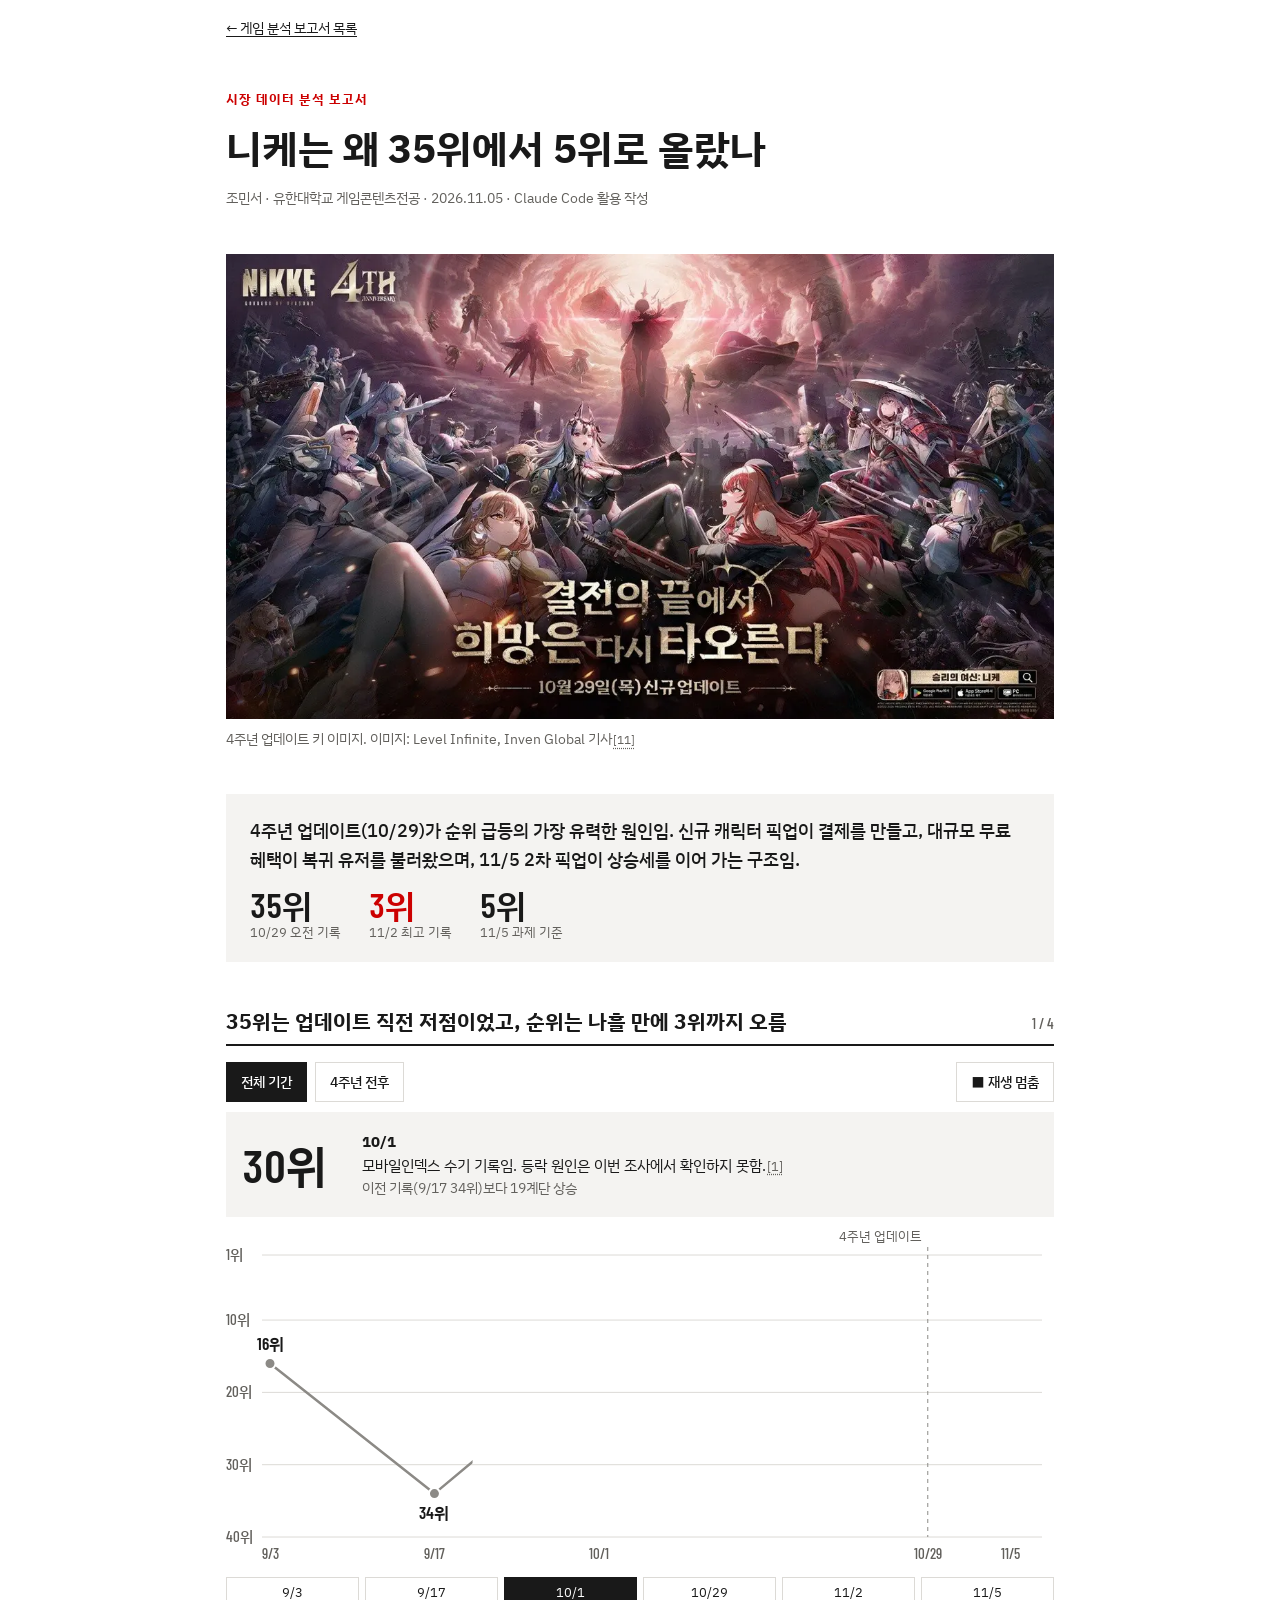
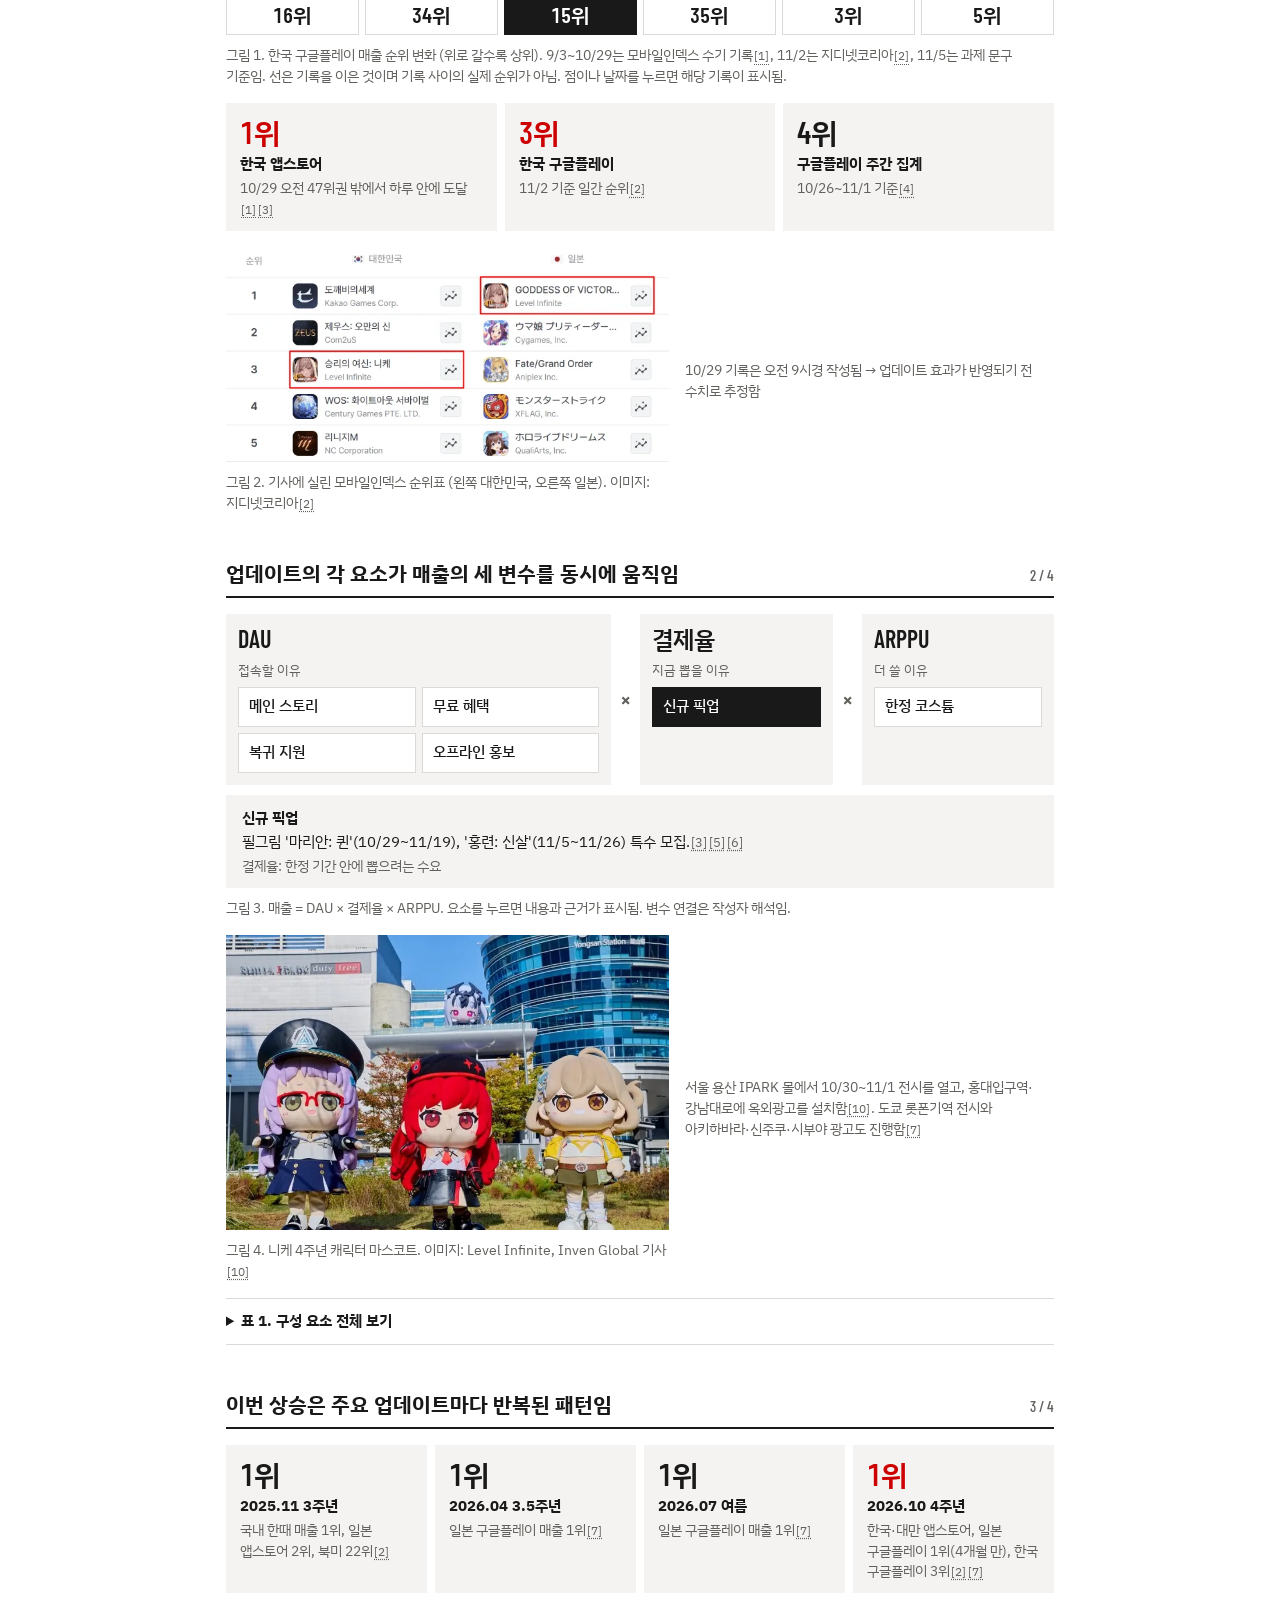
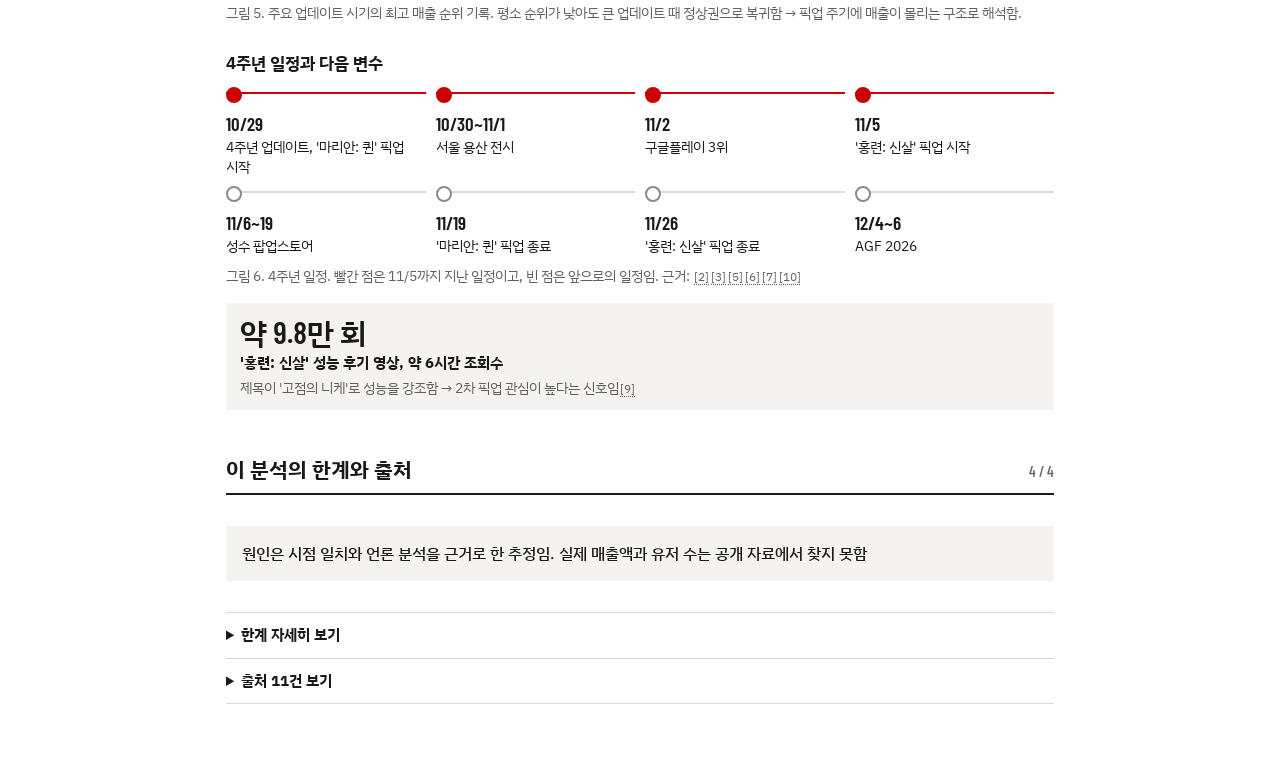
<file: reports/nikke.html>
<!doctype html>
<html lang="ko">
<head>
<meta charset="utf-8">
<meta name="viewport" content="width=device-width, initial-scale=1, viewport-fit=cover">
<style>:root{padding-top:env(safe-area-inset-top,0px);padding-bottom:env(safe-area-inset-bottom,0px)}body{margin:0}img{max-width:100%}[hidden]{display:none!important}.to-list{max-width:860px;margin:0 auto;padding:16px max(16px,env(safe-area-inset-right,0px)) 0 max(16px,env(safe-area-inset-left,0px));font-size:14px}.to-list a{color:inherit;text-underline-offset:3px}</style>
<title>니케 순위 급등 분석</title>
<link rel="stylesheet" href="https://fonts.googleapis.com/css2?family=Barlow+Condensed:wght@500;600&family=IBM+Plex+Sans+KR:wght@400;500;700&display=swap">
<style>
/* 답을 먼저 쓰는 분석 보고서: 흰 바탕, 빨강은 핵심 수치에만, 숫자는 좁은 글꼴 */
:root {
  --bg: #ffffff; --fg: #191919; --muted: #62605c; --rule: #dcdad6; --panel: #f4f3f1; --accent: #cc0000; --line2: #8c8a86;
  --body: "IBM Plex Sans KR", "Malgun Gothic", "Apple SD Gothic Neo", sans-serif;
  --num: "Barlow Condensed", "IBM Plex Sans KR", "Malgun Gothic", sans-serif;
}
@media (prefers-color-scheme: dark) { :root:not([data-theme="light"]) { --bg: #171614; --fg: #f1efeb; --muted: #aaa7a1; --rule: #3a3835; --panel: #23211f; --accent: #ff6b5e; --line2: #8f8c86; color-scheme: dark } }
:root[data-theme="dark"] { --bg: #171614; --fg: #f1efeb; --muted: #aaa7a1; --rule: #3a3835; --panel: #23211f; --accent: #ff6b5e; --line2: #8f8c86; color-scheme: dark }
* { box-sizing: border-box }
body { background: var(--bg); color: var(--fg); font-family: var(--body); font-size: 16px; line-height: 1.7; word-break: keep-all; overflow-wrap: anywhere }
.page { max-width: 860px; margin: 0 auto; padding-block: 48px 64px; padding-left: max(16px, env(safe-area-inset-left, 0px)); padding-right: max(16px, env(safe-area-inset-right, 0px)); display: grid; gap: 44px }
.page > * { min-width: 0 }
header { display: grid; gap: 12px }
.eyebrow { font-size: 13px; font-weight: 700; letter-spacing: .08em; color: var(--accent) }
h1 { margin: 0; font-size: clamp(28px, 5vw, 40px); line-height: 1.3; font-weight: 700; text-wrap: balance }
.meta { font-size: 14px; color: var(--muted) }
section { display: grid; gap: 16px }
section > * { min-width: 0 }
h2 { margin: 0; padding-bottom: 8px; border-bottom: 2px solid var(--fg); font-size: 21px; line-height: 1.45; font-weight: 700; display: flex; gap: 14px; justify-content: space-between; align-items: baseline }
h2 span:first-child { text-wrap: balance }
.pg { font-family: var(--num); font-size: 15px; font-weight: 500; color: var(--muted); white-space: nowrap }
h3 { margin: 10px 0 0; font-size: 17px; line-height: 1.5; font-weight: 700; text-wrap: balance }
ul { margin: 0; padding-left: 20px; display: grid; gap: 6px }
.answer { background: var(--panel); padding: 22px 24px; display: grid; gap: 12px }
.answer p { margin: 0; font-size: 18px; font-weight: 500; line-height: 1.6 }
.path { display: flex; flex-wrap: wrap; gap: 8px 28px; font-family: var(--num); font-weight: 600; font-size: 34px; line-height: 1.1; font-variant-numeric: tabular-nums }
.path span { display: grid; gap: 2px }
.path small { font-family: var(--body); font-size: 13px; font-weight: 400; color: var(--muted) }
.path .hit { color: var(--accent) }
figure { margin: 0; display: grid; gap: 10px }
figcaption, .cap { font-size: 13.5px; color: var(--muted); line-height: 1.55 }
svg { width: 100%; height: auto; display: block }
svg text { font-family: var(--num); fill: var(--fg); font-size: 17px; font-weight: 600 }
svg .axis { fill: var(--muted); font-size: 15px; font-weight: 500 }
svg .note { fill: var(--muted); font-family: var(--body); font-size: 13px; font-weight: 400 }
svg .hit { fill: var(--accent) }
.scroll { overflow-x: auto }
table { width: 100%; min-width: 620px; border-collapse: collapse; font-size: 14.5px; line-height: 1.55 }
th { text-align: left; font-weight: 700; padding: 8px 10px 8px 0; border-bottom: 2px solid var(--fg); white-space: nowrap }
td { padding: 10px 10px 10px 0; border-bottom: 1px solid var(--rule); vertical-align: top }
td:first-child { font-weight: 700; white-space: nowrap }
.src { color: var(--muted); font-size: 13px; white-space: nowrap }
ol.sources { margin: 0; padding-left: 26px; display: grid; gap: 6px; font-size: 14px; color: var(--muted) }
a { color: inherit; text-underline-offset: 2px }
a:focus-visible, button:focus-visible { outline: 2px solid var(--accent); outline-offset: 2px }

/* 인터랙션: 조작 도구는 각진 버튼으로 통일, 눌린 상태는 글자색 반전 */
button { font: inherit; color: inherit; background: none; border: 1px solid var(--rule); border-radius: 0; cursor: pointer }
button:hover { border-color: var(--fg) }
button[aria-pressed="true"] { background: var(--fg); color: var(--bg); border-color: var(--fg) }
.tools { display: flex; flex-wrap: wrap; gap: 8px; align-items: center; justify-content: space-between }
.seg { display: flex; gap: 8px; flex-wrap: wrap }
.tools button { min-height: 40px; padding: 4px 14px; font-size: 14px; font-weight: 500 }
.readout { display: grid; grid-template-columns: 104px minmax(0, 1fr); gap: 16px; align-items: center; background: var(--panel); padding: 12px 16px }
.ro-rank { font-family: var(--num); font-weight: 600; font-size: 46px; line-height: 1; font-variant-numeric: tabular-nums }
.ro-rank.hit { color: var(--accent) }
.ro-text { min-width: 0; min-height: 5.6em; display: grid; align-content: center; gap: 2px; font-size: 14.5px; line-height: 1.5 }
.ro-delta { color: var(--muted); font-size: 13.5px }
.ro-text strong { font-weight: 700 }
#chart { touch-action: pan-y; cursor: crosshair }
#chart .halo { paint-order: stroke; stroke: var(--bg); stroke-width: 4px; stroke-linejoin: round }
.chips { display: grid; grid-template-columns: repeat(6, minmax(0, 1fr)); gap: 6px }
.chips button { display: grid; gap: 0; padding: 6px 4px; text-align: center; font-size: 13px; line-height: 1.3 }
.chips b { font-family: var(--num); font-size: 21px; font-weight: 600; font-variant-numeric: tabular-nums }
.formula { display: flex; flex-wrap: wrap; align-items: center; gap: 8px; margin-bottom: 8px; font-family: var(--num); font-size: 22px; font-weight: 600 }
.formula button { min-height: 42px; padding: 2px 14px; font-family: var(--body); font-size: 15px; font-weight: 500 }
.formula small { font-family: var(--num); font-size: 15px; font-weight: 500; opacity: .75 }
#fAll { margin-left: auto }
.fstatus { margin: 0 0 10px }
tbody tr.in { animation: rowin .28s ease-out }
@keyframes rowin { from { opacity: .15 } }
.cite { border: 0; padding: 0 1px; color: var(--muted); font-size: .92em; text-decoration: underline dotted; text-underline-offset: 3px }
.cite:hover { color: var(--accent) }
.cite[aria-expanded="true"] { color: var(--accent); font-weight: 700 }
.srcbar { position: fixed; left: 0; right: 0; bottom: 0; z-index: 20; background: var(--fg); color: var(--bg); padding-block: 12px calc(12px + env(safe-area-inset-bottom, 0px)); padding-left: max(16px, env(safe-area-inset-left, 0px)); padding-right: max(16px, env(safe-area-inset-right, 0px)) }
.srcbar-in { max-width: 828px; margin: 0 auto; display: flex; flex-wrap: wrap; gap: 6px 16px; align-items: center; font-size: 14px; line-height: 1.5 }
.srcbar-in span { flex: 1 1 280px; min-width: 0 }
.srcbar a { font-weight: 700 }
.srcbar button { padding: 4px 12px; min-height: 36px; border-color: currentColor }
@media (max-width: 560px) {
  .chips { grid-template-columns: repeat(3, minmax(0, 1fr)) }
  .readout { grid-template-columns: 76px minmax(0, 1fr); gap: 10px }
  .ro-rank { font-size: 38px }
  #fAll { margin-left: 0 }
}
@media (prefers-reduced-motion: reduce) { tbody tr.in { animation: none } }

/* 이미지·도식 */
.shot { margin: 0 }
.shot img { display: block; width: 100%; height: auto }
.tiles { display: grid; grid-template-columns: repeat(3, minmax(0, 1fr)); gap: 8px }
.tile { background: var(--panel); padding: 12px 14px; display: grid; gap: 2px; align-content: start; min-width: 0 }
.tile b { font-family: var(--num); font-size: 30px; line-height: 1.15; font-weight: 600; font-variant-numeric: tabular-nums }
.tile.hit b { color: var(--accent) }
.tile strong { font-size: 14.5px; font-weight: 700 }
.tile span { font-size: 13.5px; color: var(--muted); line-height: 1.5 }
details { border-block: 1px solid var(--rule) }
details + details { border-top: 0 }
summary { cursor: pointer; padding: 10px 0; font-size: 14.5px; font-weight: 700 }
summary:hover { color: var(--accent) }
summary:focus-visible { outline: 2px solid var(--accent); outline-offset: 2px }
details > div, details > ul, details > ol { margin-bottom: 14px }
.flow { display: grid; grid-template-columns: repeat(4, minmax(0, 1fr)); gap: 24px }
.flow > div { position: relative; background: var(--panel); padding: 12px 14px; display: grid; gap: 2px; align-content: start; font-size: 14px; line-height: 1.5; min-width: 0 }
.flow > div:not(:last-child)::after { content: "→"; position: absolute; right: -19px; top: 50%; transform: translateY(-50%); font-weight: 700; color: var(--muted) }
.flow strong { font-size: 15px; font-weight: 700 }
.flow .end { background: var(--fg); color: var(--bg) }
@media (max-width: 640px) {
  .tiles { grid-template-columns: repeat(2, minmax(0, 1fr)) }
  .flow { grid-template-columns: minmax(0, 1fr) }
  .flow > div:not(:last-child)::after { content: "↓"; right: auto; left: 50%; top: auto; bottom: -24px; transform: translateX(-50%) }
}

.drivers { display: grid; grid-template-columns: minmax(0, 2fr) auto minmax(0, 1fr) auto minmax(0, 1fr); gap: 10px; align-items: stretch }
.dcol { background: var(--panel); padding: 12px; display: grid; gap: 6px; align-content: start; min-width: 0 }
.dcol h3 { margin: 0; font-family: var(--num); font-size: 24px; font-weight: 600; line-height: 1.1 }
.dcol > span { font-size: 13px; color: var(--muted) }
.dcol .btns { display: grid; grid-template-columns: repeat(auto-fit, minmax(118px, 1fr)); gap: 6px }
.dcol button { background: var(--bg); padding: 6px 10px; min-height: 40px; font-size: 14.5px; font-weight: 500; text-align: left }
.dcol button[aria-pressed="true"] { background: var(--fg) }
.times { align-self: center; font-family: var(--num); font-size: 24px; font-weight: 600; color: var(--muted) }
.dread { background: var(--panel); padding: 12px 16px; display: grid; gap: 2px; min-height: 6em; align-content: center; font-size: 14.5px; line-height: 1.55 }
.dread strong { font-weight: 700 }
.dread .why { color: var(--muted); font-size: 13.5px }
.sched { list-style: none; margin: 0; padding: 0; display: grid; grid-template-columns: repeat(4, minmax(0, 1fr)); gap: 14px 10px }
.sched li { position: relative; padding: 16px 6px 0 0; border-top: 2px solid var(--rule); font-size: 13.5px; line-height: 1.45; min-width: 0 }
.sched li::before { content: ""; position: absolute; left: 0; top: -7px; width: 12px; height: 12px; border-radius: 50%; border: 2px solid var(--line2); background: var(--bg) }
.sched li.past { border-top-color: var(--accent) }
.sched li.past::before { background: var(--accent); border-color: var(--accent) }
.sched b { display: block; font-family: var(--num); font-size: 19px; font-weight: 600 }
.cards4 { display: grid; grid-template-columns: repeat(4, minmax(0, 1fr)); gap: 8px }
.split { display: grid; grid-template-columns: minmax(0, 1.2fr) minmax(0, 1fr); gap: 16px; align-items: center }
@media (max-width: 640px) {
  .drivers { grid-template-columns: minmax(0, 1fr) }
  .times { justify-self: center; line-height: 1 }
  .sched, .cards4 { grid-template-columns: repeat(2, minmax(0, 1fr)) }
  .split { grid-template-columns: minmax(0, 1fr) }
}
</style>
</head>
<body>
<div class="to-list"><a href="../reports.html">← 게임 분석 보고서 목록</a></div>
<main class="page">
  <header>
    <div class="eyebrow">시장 데이터 분석 보고서</div>
    <h1>니케는 왜 35위에서 5위로 올랐나</h1>
    <div class="meta">조민서 · 유한대학교 게임콘텐츠전공 · 2026.11.05 · Claude Code 활용 작성</div>
  </header>

  <figure class="shot">
    <img src="[data-uri]" alt="승리의 여신: 니케 4주년 업데이트 키 이미지. 니케들이 폐허 위에 모여 있고 '결전의 끝에서 희망은 다시 타오른다' 문구가 있음." width="1200" height="675">
    <figcaption>4주년 업데이트 키 이미지. 이미지: Level Infinite, Inven Global 기사[11]</figcaption>
  </figure>

  <section class="answer" aria-label="결론">
    <p>4주년 업데이트(10/29)가 순위 급등의 가장 유력한 원인임. 신규 캐릭터 픽업이 결제를 만들고, 대규모 무료 혜택이 복귀 유저를 불러왔으며, 11/5 2차 픽업이 상승세를 이어 가는 구조임.</p>
    <div class="path" aria-label="구글플레이 매출 순위 변화">
      <span>35위<small>10/29 오전 기록</small></span>
      <span class="hit">3위<small>11/2 최고 기록</small></span>
      <span>5위<small>11/5 과제 기준</small></span>
    </div>
  </section>

  <section>
    <h2><span>35위는 업데이트 직전 저점이었고, 순위는 나흘 만에 3위까지 오름</span><span class="pg">1 / 4</span></h2>
    <figure>
      <div class="tools">
        <div class="seg" role="group" aria-label="그래프 기간">
          <button type="button" id="rangeFull" aria-pressed="true">전체 기간</button>
          <button type="button" id="rangeZoom" aria-pressed="false">4주년 전후</button>
        </div>
        <button type="button" id="replay">▶ 순위 변화 재생</button>
      </div>
      <div class="readout" id="readout" aria-live="polite">
        <div class="ro-rank hit" id="roRank">5위</div>
        <div class="ro-text"><strong id="roDate">11/5</strong><span id="roNote">과제 문구 기준임.</span><span class="ro-delta" id="roDelta"></span></div>
      </div>
      <svg id="chart" viewBox="0 0 740 320" role="img" aria-label="구글플레이 매출 순위 선 그래프. 9월 3일 16위, 9월 17일 34위, 10월 1일 15위, 10월 29일 35위, 11월 2일 3위, 11월 5일 5위.">
        <line x1="612" y1="16" x2="612" y2="276" stroke="var(--rule)" stroke-width="1.5" stroke-dasharray="5 5"/>
        <text class="note" x="602" y="28" text-anchor="end">10/29 4주년 업데이트</text>
        <line x1="40" y1="276" x2="700" y2="276" stroke="var(--rule)"/>
        <polyline fill="none" stroke="var(--line2)" stroke-width="2.5" points="40,122 182,233 324,116 609,239"/>
        <polyline fill="none" stroke="var(--accent)" stroke-width="3" points="609,239 650,42 680,55"/>
        <g fill="var(--line2)"><circle cx="40" cy="122" r="5"/><circle cx="182" cy="233" r="5"/><circle cx="324" cy="116" r="5"/></g>
        <g fill="var(--accent)"><circle cx="609" cy="239" r="5.5"/><circle cx="650" cy="42" r="5.5"/><circle cx="680" cy="55" r="5.5"/></g>
        <text x="40" y="108" text-anchor="middle">16위</text>
        <text x="182" y="258" text-anchor="middle">34위</text>
        <text x="324" y="102" text-anchor="middle">15위</text>
        <text x="594" y="262" text-anchor="end">35위</text>
        <text class="hit" x="640" y="46" text-anchor="end">3위</text>
        <text class="hit" x="692" y="60">5위</text>
        <g class="axis" text-anchor="middle">
          <text class="axis" x="40" y="302">9/3</text><text class="axis" x="182" y="302">9/17</text><text class="axis" x="324" y="302">10/1</text><text class="axis" x="600" y="302">10/29</text><text class="axis" x="648" y="302">11/2</text><text class="axis" x="692" y="302">11/5</text>
        </g>
      </svg>
      <div class="chips" id="chips" role="group" aria-label="기록 날짜 선택"></div>
      <figcaption>그림 1. 한국 구글플레이 매출 순위 변화 (위로 갈수록 상위). 9/3~10/29는 모바일인덱스 수기 기록[1], 11/2는 지디넷코리아[2], 11/5는 과제 문구 기준임. 선은 기록을 이은 것이며 기록 사이의 실제 순위가 아님. 점이나 날짜를 누르면 해당 기록이 표시됨.</figcaption>
    </figure>
    <div class="tiles">
      <div class="tile hit"><b>1위</b><strong>한국 앱스토어</strong><span>10/29 오전 47위권 밖에서 하루 안에 도달[1][3]</span></div>
      <div class="tile hit"><b>3위</b><strong>한국 구글플레이</strong><span>11/2 기준 일간 순위[2]</span></div>
      <div class="tile"><b>4위</b><strong>구글플레이 주간 집계</strong><span>10/26~11/1 기준[4]</span></div>
    </div>
    <div class="split">
      <figure class="shot">
        <img src="[data-uri]" alt="모바일인덱스 순위표. 대한민국 3위와 일본 1위에 승리의 여신: 니케가 빨간 상자로 표시됨." width="640" height="310">
        <figcaption>그림 2. 기사에 실린 모바일인덱스 순위표 (왼쪽 대한민국, 오른쪽 일본). 이미지: 지디넷코리아[2]</figcaption>
      </figure>
      <p class="cap">10/29 기록은 오전 9시경 작성됨 → 업데이트 효과가 반영되기 전 수치로 추정함</p>
    </div>
  </section>

  <section>
    <h2><span>업데이트의 각 요소가 매출의 세 변수를 동시에 움직임</span><span class="pg">2 / 4</span></h2>
    <figure>
      <div class="drivers" id="drivers">
        <div class="dcol"><h3>DAU</h3><span>접속할 이유</span><div class="btns">
          <button type="button" id="d1" data-i="1" aria-pressed="false">메인 스토리</button>
          <button type="button" id="d2" data-i="2" aria-pressed="false">무료 혜택</button>
          <button type="button" id="d3" data-i="3" aria-pressed="false">복귀 지원</button>
          <button type="button" id="d5" data-i="5" aria-pressed="false">오프라인 홍보</button>
        </div></div>
        <span class="times" aria-hidden="true">×</span>
        <div class="dcol"><h3>결제율</h3><span>지금 뽑을 이유</span><div class="btns"><button type="button" id="d0" data-i="0" aria-pressed="true">신규 픽업</button></div></div>
        <span class="times" aria-hidden="true">×</span>
        <div class="dcol"><h3>ARPPU</h3><span>더 쓸 이유</span><div class="btns"><button type="button" id="d4" data-i="4" aria-pressed="false">한정 코스튬</button></div></div>
      </div>
      <div class="dread" aria-live="polite"><strong id="dName"></strong><span id="dText"></span><span class="why" id="dWhy"></span></div>
      <figcaption>그림 3. 매출 = DAU × 결제율 × ARPPU. 요소를 누르면 내용과 근거가 표시됨. 변수 연결은 작성자 해석임.</figcaption>
    </figure>
    <div class="split">
      <figure class="shot">
        <img src="[data-uri]" alt="서울 용산역 앞 건물을 배경으로 선 니케 캐릭터 마스코트 3개." width="760" height="506">
        <figcaption>그림 4. 니케 4주년 캐릭터 마스코트. 이미지: Level Infinite, Inven Global 기사[10]</figcaption>
      </figure>
      <p class="cap">서울 용산 IPARK 몰에서 10/30~11/1 전시를 열고, 홍대입구역·강남대로에 옥외광고를 설치함[10]. 도쿄 롯폰기역 전시와 아키하바라·신주쿠·시부야 광고도 진행함[7]</p>
    </div>
    <details>
      <summary>표 1. 구성 요소 전체 보기</summary>
      <div class="scroll">
      <table>
        <thead><tr><th>구성 요소</th><th>내용</th><th>움직이는 변수</th><th>근거</th></tr></thead>
        <tbody>
          <tr><td>신규 픽업</td><td>필그림 '마리안: 퀸'(10/29~11/19), '홍련: 신살'(11/5~11/26) 특수 모집</td><td>결제율: 한정 기간 안에 뽑으려는 수요</td><td class="src">[3][5][6]</td></tr>
          <tr><td>메인 스토리</td><td>49·50챕터, 제3차 지상 탈환 작전, 풀 보이스 이벤트 'MARIA-n'</td><td>DAU: 기존 유저와 이탈 유저가 돌아올 이유</td><td class="src">[2][3][7]</td></tr>
          <tr><td>무료 혜택</td><td>무료 모집 최대 230회, 매일 무료 모집, SSR '라푼젤: 생츄어리' 무료 지급</td><td>DAU: 접속 동기. 무료로 뽑다가 결제로 이어질 가능성</td><td class="src">[3][5]</td></tr>
          <tr><td>복귀 지원</td><td>24일 이상 미접속 유저에게 모집권과 성장 재화 지급, 스토리 모드 난도 완화</td><td>DAU: 복귀 진입 장벽 감소</td><td class="src">[5]</td></tr>
          <tr><td>한정 코스튬</td><td>신규 한정 코스튬 4종</td><td>ARPPU: 능력과 무관한 치장 소비</td><td class="src">[3]</td></tr>
          <tr><td>오프라인 홍보</td><td>서울 용산 전시, 도쿄 롯폰기역 전시, 아키하바라·신주쿠·시부야 광고</td><td>DAU: 시장 관심 환기</td><td class="src">[7][10]</td></tr>
        </tbody>
      </table>
      </div>
    </details>
  </section>

  <section>
    <h2><span>이번 상승은 주요 업데이트마다 반복된 패턴임</span><span class="pg">3 / 4</span></h2>
    <figure>
      <div class="cards4">
        <div class="tile"><b>1위</b><strong>2025.11 3주년</strong><span>국내 한때 매출 1위, 일본 앱스토어 2위, 북미 22위[2]</span></div>
        <div class="tile"><b>1위</b><strong>2026.04 3.5주년</strong><span>일본 구글플레이 매출 1위[7]</span></div>
        <div class="tile"><b>1위</b><strong>2026.07 여름</strong><span>일본 구글플레이 매출 1위[7]</span></div>
        <div class="tile hit"><b>1위</b><strong>2026.10 4주년</strong><span>한국·대만 앱스토어, 일본 구글플레이 1위(4개월 만), 한국 구글플레이 3위[2][7]</span></div>
      </div>
      <figcaption>그림 5. 주요 업데이트 시기의 최고 매출 순위 기록. 평소 순위가 낮아도 큰 업데이트 때 정상권으로 복귀함 → 픽업 주기에 매출이 몰리는 구조로 해석함.</figcaption>
    </figure>
    <h3>4주년 일정과 다음 변수</h3>
    <figure>
      <ol class="sched">
        <li class="past"><b>10/29</b>4주년 업데이트, '마리안: 퀸' 픽업 시작</li>
        <li class="past"><b>10/30~11/1</b>서울 용산 전시</li>
        <li class="past"><b>11/2</b>구글플레이 3위</li>
        <li class="past"><b>11/5</b>'홍련: 신살' 픽업 시작</li>
        <li><b>11/6~19</b>성수 팝업스토어</li>
        <li><b>11/19</b>'마리안: 퀸' 픽업 종료</li>
        <li><b>11/26</b>'홍련: 신살' 픽업 종료</li>
        <li><b>12/4~6</b>AGF 2026</li>
      </ol>
      <figcaption>그림 6. 4주년 일정. 빨간 점은 11/5까지 지난 일정이고, 빈 점은 앞으로의 일정임. 근거: [2][3][5][6][7][10]</figcaption>
    </figure>
    <div class="tiles" style="grid-template-columns:minmax(0,1fr)">
      <div class="tile"><b>약 9.8만 회</b><strong>'홍련: 신살' 성능 후기 영상, 약 6시간 조회수</strong><span>제목이 '고점의 니케'로 성능을 강조함 → 2차 픽업 관심이 높다는 신호임[9]</span></div>
    </div>
  </section>

  <section>
    <h2><span>이 분석의 한계와 출처</span><span class="pg">4 / 4</span></h2>
    <p class="answer" style="font-size:15.5px;font-weight:500;padding:14px 16px">원인은 시점 일치와 언론 분석을 근거로 한 추정임. 실제 매출액과 유저 수는 공개 자료에서 찾지 못함</p>
    <div>
    <details>
      <summary>한계 자세히 보기</summary>
      <ul style="padding-left:20px;display:grid;gap:6px">
        <li>11/5 5위는 과제 문구를 따름. 스토어와 시각을 별도로 확인하지 못해 구글플레이 기준으로 가정함</li>
        <li>요소별 기여도는 분리할 수 없음. 표 1의 변수 연결은 인과 측정값이 아님</li>
        <li>무료 모집 횟수는 매체마다 다름: 최대 230회[5], 최대 259회[8]</li>
        <li>경쟁작의 순위 변동이 니케 순위에 준 영향은 반영하지 못함</li>
        <li>9~10월 15위권과 35위권을 오간 등락의 원인은 이번 조사에서 확인하지 못함</li>
        <li>영상[9]은 자막을 확인하지 못해 제목과 조회수(11/5 13시경)만 사용함. 한 채널의 관심 지표라 전체 수요를 대표하지는 않음</li>
      </ul>
    </details>
    <details>
      <summary>출처 11건 보기</summary>
      <ol class="sources">
        <li>모바일인덱스 실시간 순위 수기 기록 (2026.09.03, 09.17, 10.01, 10.29)</li>
        <li><a href="https://zdnet.co.kr/view/?no=20261102094333">지디넷코리아, '승리의 여신: 니케', 4주년 효과로 매출 순위 급등 (2026.11.02)</a></li>
        <li><a href="https://zdnet.co.kr/view/?no=20261029174322">지디넷코리아, 4주년 업데이트 직후 국내 앱스토어 매출 1위 기록 (2026.10.29)</a></li>
        <li><a href="https://www.betanews.net/article/view/beta202611020005">베타뉴스, [주간 모바일 순위] 4주년 승리의 여신: 니케 (2026.11.02)</a></li>
        <li><a href="https://www.invenglobal.com/articles/27864/up-to-230-free-pulls-and-a-unit-beyond-welfare-standards-the-4th-anniversary-is-the-perfect-time-to-start-or-return">Inven Global, Up to 230 Free Pulls (2026.10.28)</a></li>
        <li><a href="https://www.xportsnews.com/article/2212863">엑스포츠뉴스, 니케 4주년 업데이트 기사 (2026.10)</a></li>
        <li><a href="https://www.playforum.net/news/articleView.html?idxno=635749">플레이포럼, 공식이 된 역주행 (2026.11.02)</a></li>
        <li><a href="https://playday.one/2026/10/30/goddess-of-victory-nikke-major-4th-anni-update-now-live-up-to-259-free-pulls/">PlayDay, NIKKE 4th Anni Update Now Live (2026.10.30)</a></li>
        <li><a href="https://youtu.be/wrUzxCNCuMk">유튜브 고뇨, [승리의 여신: 니케] 홍련:신살 성능 후기 (2026.11.05 업로드, 조회수 97,968회 기준)</a></li>
        <li><a href="https://www.invenglobal.com/articles/28024/goddess-of-victory-nikke-celebrates-4th-anniversary-across-major-global-cities">Inven Global, Goddess of Victory: Nikke Celebrates 4th Anniversary Across Major Global Cities (2026.11)</a></li>
        <li><a href="https://www.invenglobal.com/articles/27855/goddess-of-victory-nikke-launches-4th-anniversary-update">Inven Global, Goddess of Victory: Nikke Launches 4th Anniversary Update (2026.10.29)</a></li>
      </ol>
    </details>
    </div>
  </section>
</main>

<aside class="srcbar" id="srcbar" hidden aria-label="출처 보기">
  <div class="srcbar-in">
    <span id="srcText"></span>
    <a id="srcLink" href="#" target="_blank" rel="noopener">원문 열기</a>
    <button type="button" id="srcClose">닫기</button>
  </div>
</aside>

<script>
(() => {
  const reduce = matchMedia('(prefers-reduced-motion: reduce)').matches;
  const $ = id => document.getElementById(id);
  const day = (m, d) => Date.UTC(2026, m - 1, d) / 864e5;

  /* ---------- 출처 표시 ---------- */
  const citeHTML = text => text.replace(/\[(\d{1,2})\]/g, '<button type="button" class="cite" data-n="$1" aria-expanded="false" aria-controls="srcbar">[$1]</button>');
  const sources = [...document.querySelectorAll('.sources li')];
  const walker = document.createTreeWalker(document.querySelector('main'), NodeFilter.SHOW_TEXT, {
    acceptNode: n => n.parentElement.closest('.sources, svg, #readout, .dread') ? NodeFilter.FILTER_REJECT
      : /\[\d{1,2}\]/.test(n.data) ? NodeFilter.FILTER_ACCEPT : NodeFilter.FILTER_SKIP
  });
  const nodes = [];
  while (walker.nextNode()) nodes.push(walker.currentNode);
  nodes.forEach(n => {
    const t = document.createElement('template');
    t.innerHTML = citeHTML(n.data.replace(/&/g, '&amp;').replace(/</g, '&lt;'));
    n.replaceWith(t.content);
  });

  const bar = $('srcbar');
  let openCite = null;
  const closeSource = () => {
    bar.hidden = true;
    if (openCite) openCite.setAttribute('aria-expanded', 'false');
    openCite = null;
  };
  document.addEventListener('click', e => {
    const c = e.target.closest('.cite');
    if (!c) return;
    const same = c === openCite;
    closeSource();
    if (same) return;
    const li = sources[c.dataset.n - 1];
    const a = li.querySelector('a');
    $('srcText').textContent = `[${c.dataset.n}] ${li.textContent}`;
    $('srcLink').hidden = !a;
    if (a) $('srcLink').href = a.href;
    bar.hidden = false;
    c.setAttribute('aria-expanded', 'true');
    openCite = c;
  });
  $('srcClose').addEventListener('click', closeSource);
  document.addEventListener('keydown', e => { if (e.key === 'Escape') closeSource(); });

  /* ---------- 그림 3 구성 요소 선택 ---------- */
  const parts = [
    ['신규 픽업', "필그림 '마리안: 퀸'(10/29~11/19), '홍련: 신살'(11/5~11/26) 특수 모집.[3][5][6]", '결제율: 한정 기간 안에 뽑으려는 수요'],
    ['메인 스토리', "49·50챕터, 제3차 지상 탈환 작전, 풀 보이스 이벤트 'MARIA-n'.[2][3][7]", 'DAU: 기존 유저와 이탈 유저가 돌아올 이유'],
    ['무료 혜택', "무료 모집 최대 230회, 매일 무료 모집, SSR '라푼젤: 생츄어리' 무료 지급.[3][5]", 'DAU: 접속 동기. 무료로 뽑다가 결제로 이어질 가능성'],
    ['복귀 지원', '24일 이상 미접속 유저에게 모집권과 성장 재화 지급, 스토리 모드 난도 완화.[5]', 'DAU: 복귀 진입 장벽 감소'],
    ['한정 코스튬', '신규 한정 코스튬 4종.[3]', 'ARPPU: 능력과 무관한 치장 소비'],
    ['오프라인 홍보', '서울 용산 전시, 도쿄 롯폰기역 전시, 아키하바라·신주쿠·시부야 광고.[7][10]', 'DAU: 시장 관심 환기']
  ];
  const dBtns = [...document.querySelectorAll('#drivers button')];
  const pickPart = b => {
    dBtns.forEach(x => x.setAttribute('aria-pressed', String(x === b)));
    const p = parts[b.dataset.i];
    $('dName').textContent = p[0];
    $('dText').innerHTML = citeHTML(p[1]);
    $('dWhy').textContent = p[2];
  };
  dBtns.forEach(b => b.addEventListener('click', () => pickPart(b)));
  pickPart($('d0'));

  /* ---------- 그림 1 순위 그래프 ---------- */
  const UPDATE = day(10, 29), PICKUP = day(11, 5);
  const data = [
    { id: 'a', label: '9/3', t: day(9, 3), rank: 16, note: '모바일인덱스 수기 기록임.[1]', dx: 0, dy: -13, anchor: 'middle' },
    { id: 'b', label: '9/17', t: day(9, 17), rank: 34, note: '모바일인덱스 수기 기록임. 등락 원인은 이번 조사에서 확인하지 못함.[1]', dx: 0, dy: 25, anchor: 'middle' },
    { id: 'c', label: '10/1', t: day(10, 1), rank: 15, note: '모바일인덱스 수기 기록임. 등락 원인은 이번 조사에서 확인하지 못함.[1]', dx: 0, dy: -13, anchor: 'middle' },
    { id: 'd', label: '10/29', t: UPDATE, rank: 35, note: '오전 9시경 기록임. 업데이트 효과가 반영되기 전 수치로 추정함.[1]', dx: -10, dy: 24, anchor: 'end' },
    { id: 'e', label: '11/2', t: day(11, 2), rank: 3, hit: true, note: '업데이트 나흘 뒤 기록임. 이번 조사에서 확인한 최고 순위임.[2]', dx: -15, dy: 6, anchor: 'end' },
    { id: 'f', label: '11/5', t: PICKUP, rank: 5, hit: true, note: "과제 문구 기준임. '홍련: 신살' 픽업 시작일이며, 구글플레이 기준으로 가정함.", dx: 15, dy: 6, anchor: 'start' }
  ];
  const DOMS = { full: [day(9, 3), PICKUP], zoom: [day(10, 27), day(11, 6)] };
  const M = { l: 44, r: 44, t: 28, b: 30 };
  const svg = $('chart');
  const readout = $('readout');
  let dom = DOMS.full.slice(), mode = 'full', sel = data.length - 1;
  let reveal = Infinity, playing = false, raf = 0, W = 740, H = 320;

  const X = t => M.l + (t - dom[0]) / (dom[1] - dom[0]) * (W - M.l - M.r);
  const Y = r => M.t + (r - 1) / 39 * (H - M.t - M.b);
  const inDom = p => p.t >= DOMS[mode][0] && p.t <= DOMS[mode][1];
  const shown = () => data.filter(inDom);

  function draw() {
    W = Math.max(280, Math.round(svg.parentElement.clientWidth));
    H = W < 520 ? 290 : 340;
    svg.setAttribute('viewBox', `0 0 ${W} ${H}`);
    const line = list => list.map(p => `${X(p.t).toFixed(1)},${Y(p.rank).toFixed(1)}`).join(' ');
    const clipW = Math.max(0, Math.min(reveal, W) - M.l + 14);
    let s = `<defs><clipPath id="plotClip"><rect x="${M.l - 14}" y="0" width="${clipW}" height="${H}"/></clipPath></defs>`;

    [1, 10, 20, 30, 40].forEach(r => {
      s += `<line x1="${M.l - 8}" x2="${W - 12}" y1="${Y(r)}" y2="${Y(r)}" stroke="var(--rule)" stroke-width="1"/>`;
      s += `<text class="axis" x="0" y="${Y(r) + 5}">${r}위</text>`;
    });

    const marker = (t, text, side) => {
      const x = X(t);
      if (x < M.l - 1 || x > W) return '';
      return `<line x1="${x}" x2="${x}" y1="20" y2="${H - M.b}" stroke="var(--line2)" stroke-width="1" stroke-dasharray="4 4"/>` +
        `<text class="note halo" x="${x + (side === 'end' ? -6 : 6)}" y="14" text-anchor="${side}">${text}</text>`;
    };
    const zoomed = dom[0] > day(10, 1);
    s += marker(UPDATE, '4주년 업데이트', zoomed ? 'start' : 'end');
    if (zoomed && W >= 520) s += marker(PICKUP, "'홍련: 신살' 픽업", 'end');

    if (!playing) {
      const x = X(data[sel].t);
      s += `<line x1="${x}" x2="${x}" y1="${M.t}" y2="${H - M.b}" stroke="var(--fg)" stroke-width="1" opacity=".45"/>`;
    }

    s += '<g clip-path="url(#plotClip)">';
    s += `<polyline fill="none" stroke="var(--line2)" stroke-width="2.5" stroke-linejoin="round" points="${line(data.filter(p => p.t <= UPDATE))}"/>`;
    s += `<polyline fill="none" stroke="var(--accent)" stroke-width="3" stroke-linejoin="round" points="${line(data.filter(p => p.t >= UPDATE))}"/>`;
    s += '</g>';

    shown().forEach(p => {
      const x = X(p.t), y = Y(p.rank);
      if (x > reveal + 1) return;
      const color = p.t >= UPDATE ? 'var(--accent)' : 'var(--line2)';
      if (!playing && p === data[sel]) s += `<circle cx="${x}" cy="${y}" r="10" fill="none" stroke="var(--fg)" stroke-width="1.5"/>`;
      s += `<circle cx="${x}" cy="${y}" r="5.5" fill="${color}" stroke="var(--bg)" stroke-width="2"/>`;
      s += `<text class="halo${p.hit ? ' hit' : ''}" x="${x + p.dx}" y="${y + p.dy}" text-anchor="${p.anchor}">${p.rank}위</text>`;
    });

    let last = Infinity;
    shown().slice().reverse().forEach(p => {
      const x = X(p.t);
      if (last - x < 40) return;
      last = x;
      s += `<text class="axis" x="${x}" y="${H - 8}" text-anchor="middle">${p.label}</text>`;
    });
    svg.innerHTML = s;
  }

  function setReadout(i, rank = data[i].rank) {
    const p = data[i], prev = data[i - 1];
    $('roRank').textContent = `${rank}위`;
    $('roRank').classList.toggle('hit', p.t > UPDATE);
    $('roDate').textContent = p.label;
    $('roNote').innerHTML = citeHTML(p.note);
    if (prev) {
      const n = prev.rank - p.rank;
      $('roDelta').textContent = `이전 기록(${prev.label} ${prev.rank}위)보다 ${Math.abs(n)}계단 ${n > 0 ? '상승' : '하락'}`;
    } else {
      $('roDelta').textContent = '이번 기록의 첫 지점';
    }
    chips.forEach((c, k) => c.setAttribute('aria-pressed', String(k === i)));
  }

  function stopPlay() {
    if (!playing) return;
    cancelAnimationFrame(raf);
    playing = false;
    reveal = Infinity;
    readout.setAttribute('aria-live', 'polite');
    $('replay').textContent = '▶ 순위 변화 재생';
  }

  function select(i) {
    if (i === sel && !playing) return;
    stopPlay();
    sel = i;
    setReadout(i);
    draw();
  }

  function play() {
    if (playing) { stopPlay(); setReadout(sel); draw(); return; }
    const pts = shown();
    if (reduce) { sel = data.indexOf(pts[pts.length - 1]); setReadout(sel); draw(); return; }
    cancelAnimationFrame(raf);
    dom = DOMS[mode].slice();
    playing = true;
    readout.setAttribute('aria-live', 'off');
    $('replay').textContent = '■ 재생 멈춤';
    const SEG = 620, start = performance.now();
    let seg = -1;
    const tick = now => {
      const pos = Math.max(0, now - start) / SEG, i = Math.floor(pos);
      if (i >= pts.length - 1) {
        sel = data.indexOf(pts[pts.length - 1]);
        stopPlay();
        setReadout(sel);
        draw();
        return;
      }
      const a = pts[i], b = pts[i + 1], f = pos - i, e = f * f * (3 - 2 * f);
      if (i !== seg) { seg = i; setReadout(data.indexOf(b), a.rank); }
      reveal = X(a.t) + (X(b.t) - X(a.t)) * e;
      $('roRank').textContent = `${Math.round(a.rank + (b.rank - a.rank) * e)}위`;
      draw();
      raf = requestAnimationFrame(tick);
    };
    reveal = X(pts[0].t);
    raf = requestAnimationFrame(tick);
  }

  function setRange(next) {
    if (next === mode) return;
    if (playing) { stopPlay(); setReadout(sel); }
    mode = next;
    $('rangeFull').setAttribute('aria-pressed', String(next === 'full'));
    $('rangeZoom').setAttribute('aria-pressed', String(next === 'zoom'));
    if (!inDom(data[sel])) { sel = data.length - 1; setReadout(sel); }
    const from = dom.slice(), to = DOMS[next];
    if (reduce) { dom = to.slice(); draw(); return; }
    const start = performance.now();
    const tick = now => {
      const f = Math.min(1, Math.max(0, now - start) / 480), e = 1 - Math.pow(1 - f, 3);
      dom = [from[0] + (to[0] - from[0]) * e, from[1] + (to[1] - from[1]) * e];
      draw();
      if (f < 1) raf = requestAnimationFrame(tick);
    };
    cancelAnimationFrame(raf);
    raf = requestAnimationFrame(tick);
  }

  const chips = data.map((p, i) => {
    const b = document.createElement('button');
    b.type = 'button';
    b.id = `pt-${p.id}`;
    b.innerHTML = `<span>${p.label}</span><b>${p.rank}위</b>`;
    b.addEventListener('click', () => {
      if (!inDom(p)) setRange('full');
      select(i);
    });
    $('chips').append(b);
    return b;
  });

  const nearest = e => {
    const r = svg.getBoundingClientRect(), x = (e.clientX - r.left) * W / r.width;
    let best = null, gap = Infinity;
    shown().forEach(p => {
      const g = Math.abs(X(p.t) - x);
      if (g < gap) { gap = g; best = p; }
    });
    return data.indexOf(best);
  };
  svg.addEventListener('pointermove', e => { if (e.pointerType === 'mouse' && !playing) select(nearest(e)); });
  svg.addEventListener('pointerdown', e => select(nearest(e)));

  $('rangeFull').addEventListener('click', () => setRange('full'));
  $('rangeZoom').addEventListener('click', () => setRange('zoom'));
  $('replay').addEventListener('click', play);

  setReadout(sel);
  draw();
  new ResizeObserver(() => draw()).observe(svg.parentElement);

  /* 그래프가 처음 보일 때 한 번 재생함. 재생 전 화면에도 전체 그래프가 그려져 있음 */
  if (!reduce && 'IntersectionObserver' in window) {
    const io = new IntersectionObserver(es => {
      if (es.some(x => x.isIntersecting)) { io.disconnect(); play(); }
    }, { threshold: 0.5 });
    io.observe(svg);
  }
})();
</script>
</body>
</html>
</file>
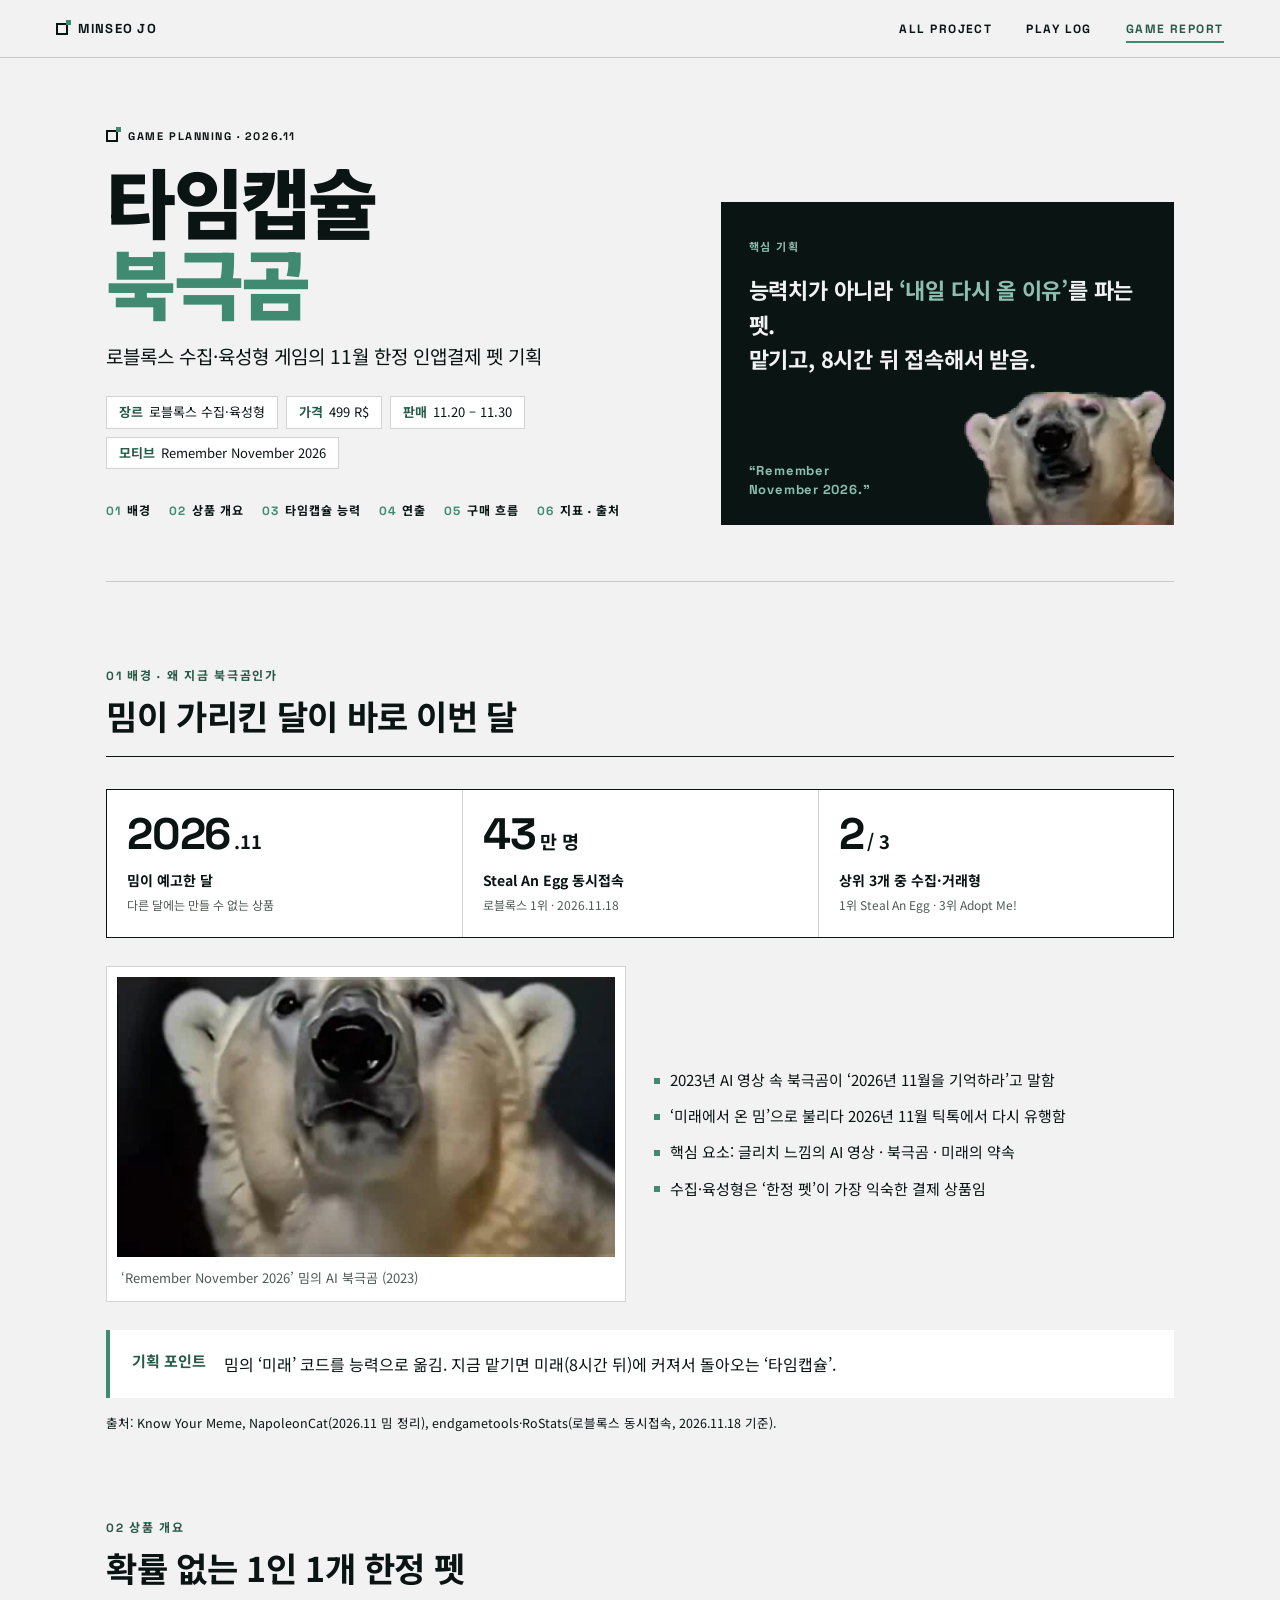
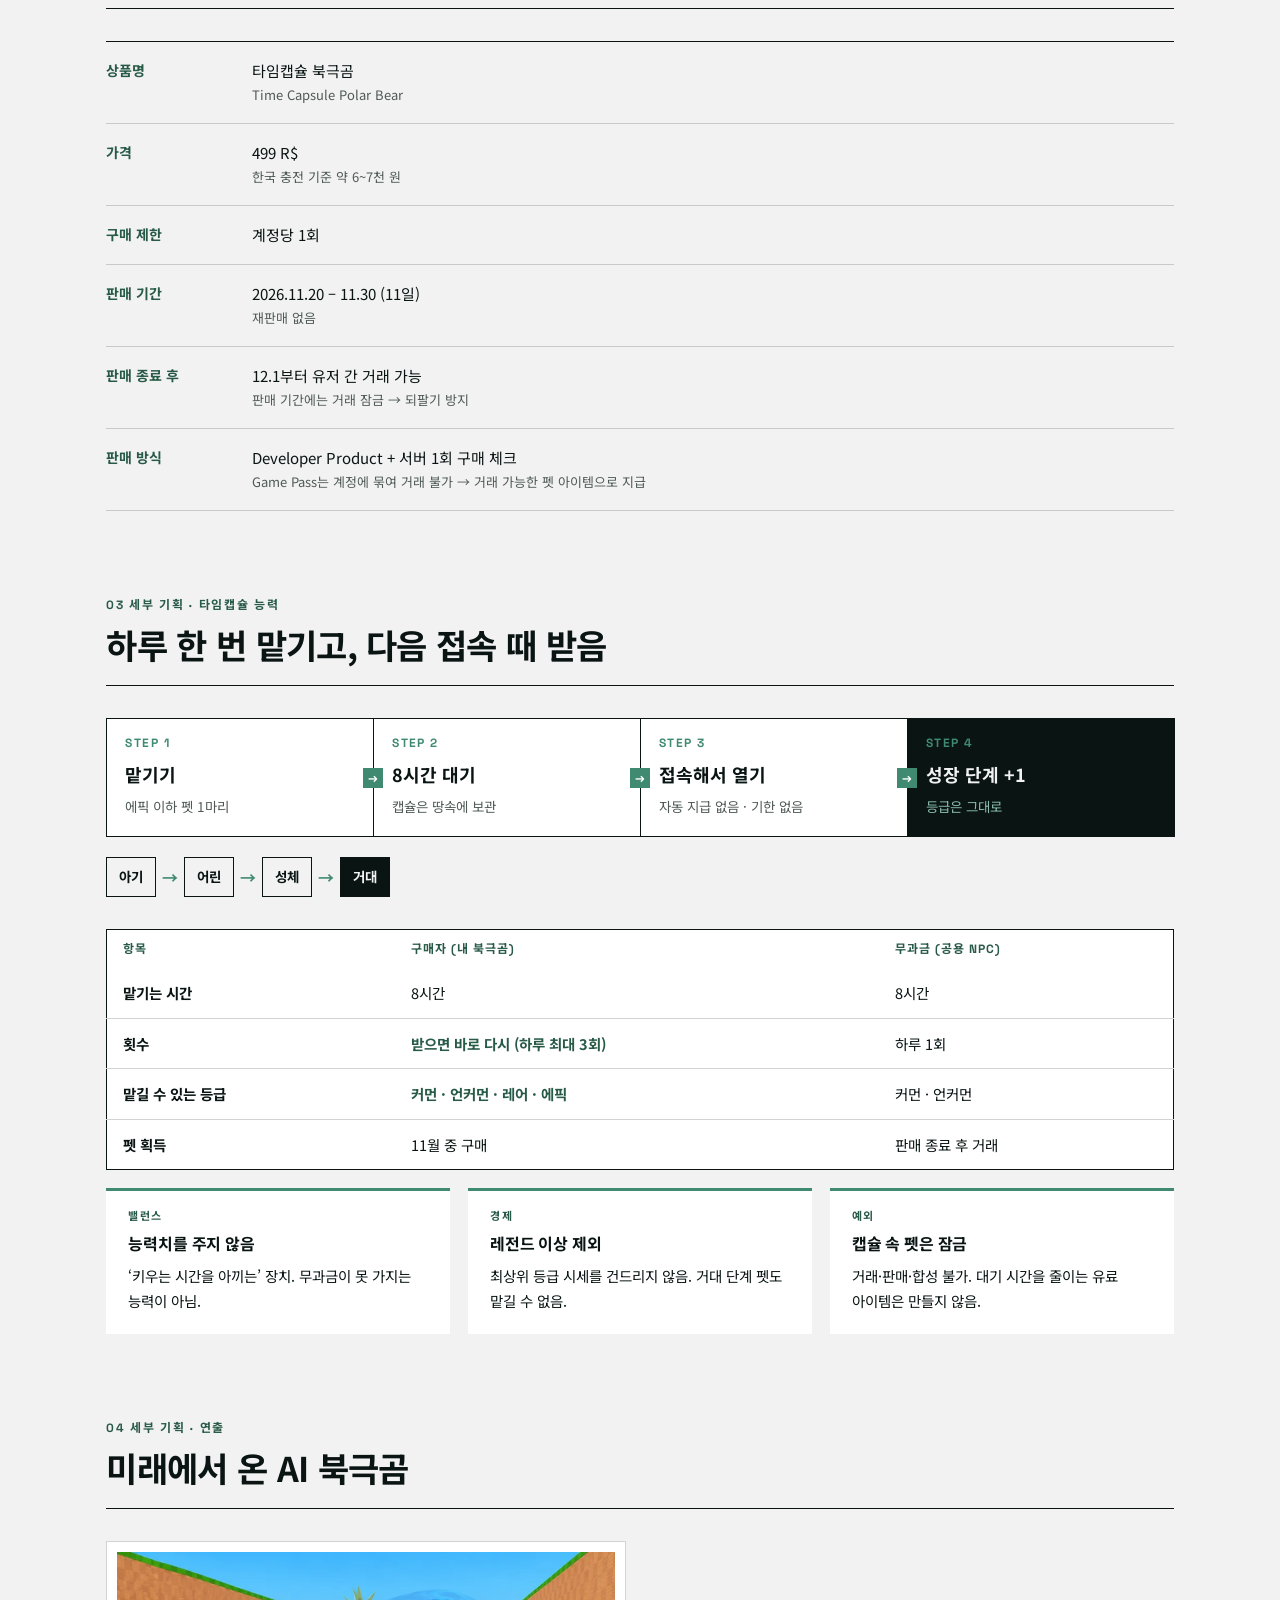
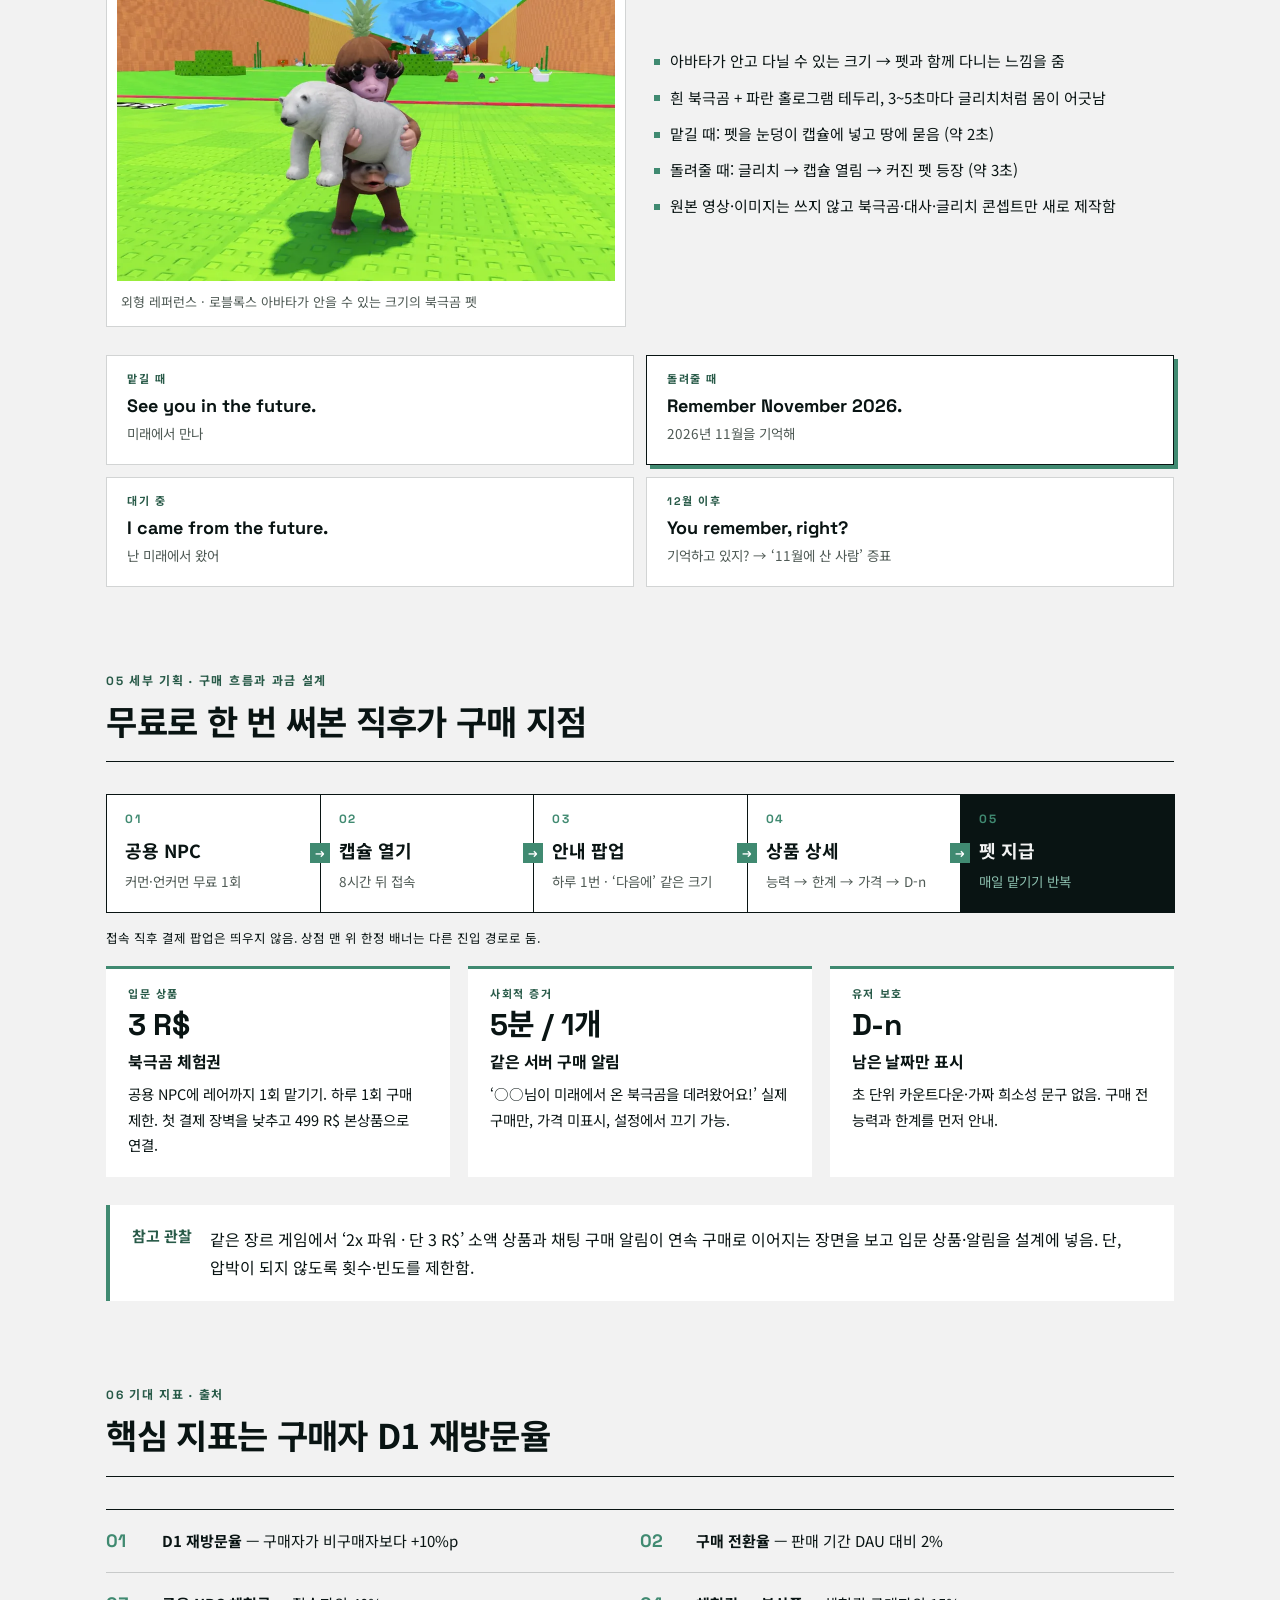
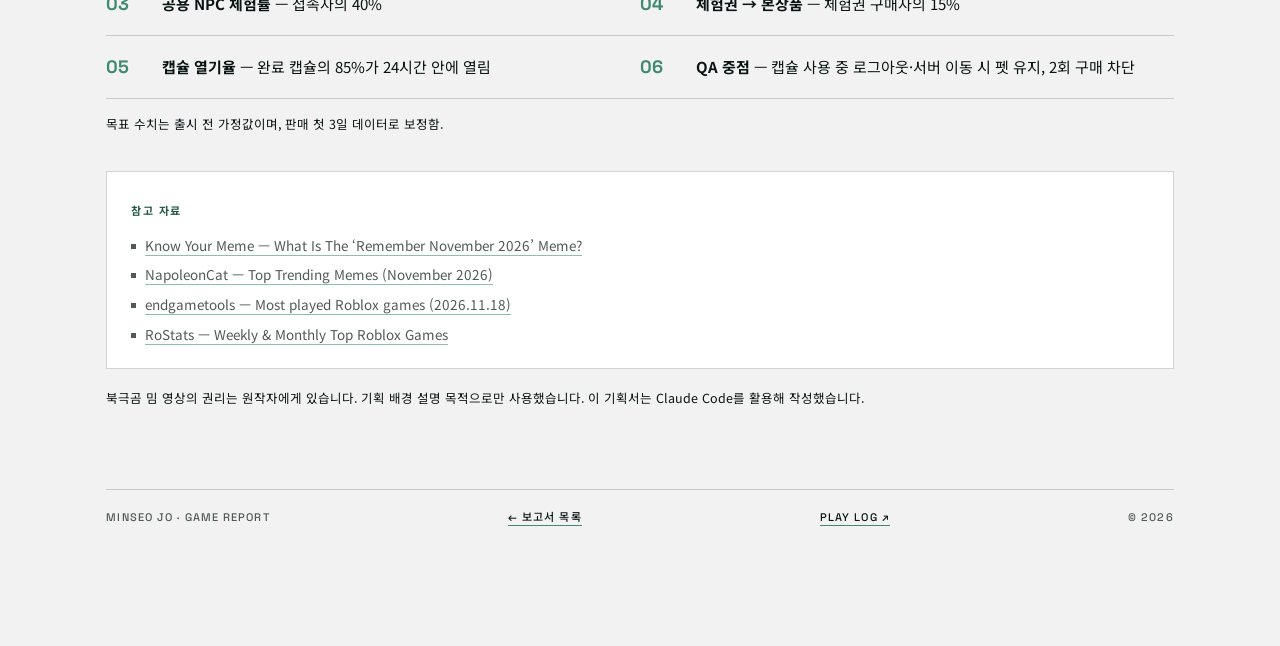
<file: reports/polarbear.html>
<!doctype html>
<html lang="ko">
<head>
<meta charset="utf-8">
<meta name="viewport" content="width=device-width, initial-scale=1">
<title>기획서 · 로블록스 타임캡슐 북극곰 | 조민서</title>
<meta name="description" content="'Remember November 2026' 밈을 모티브로 로블록스 수집·육성형 게임의 11월 한정 인앱결제 펫 '타임캡슐 북극곰'을 기획했습니다.">
<link rel="icon" type="image/png" href="../index_files/minseo-checkpoint-logo_3d2f7d50.png">
<link rel="preconnect" href="https://fonts.googleapis.com">
<link rel="preconnect" href="https://fonts.gstatic.com" crossorigin>
<link href="https://fonts.googleapis.com/css2?family=DotGothic16&family=Noto+Sans+KR:wght@400;500;700;900&family=Space+Grotesk:wght@400;500;700&display=swap" rel="stylesheet">
<link rel="stylesheet" href="../style.css">
<style>
  /* 기획서 페이지 전용. 색·글꼴·버튼은 style.css의 토큰을 그대로 쓴다. */
  .ga { padding: 0 var(--gutter) 120px; max-width: 1180px; margin: 0 auto; }
  .ga-sec { padding-top: 88px; scroll-margin-top: calc(var(--bar-h) + 12px); }
  .ga-sec__head { display: grid; gap: 12px; margin-bottom: 32px; padding-bottom: 18px; border-bottom: 1px solid var(--ink); }
  .ga-sec__no { font: 700 12px/1 var(--display); letter-spacing: 0.14em; color: var(--green-deep); }
  .ga h2 { font: 700 clamp(24px, 3.4vw, 34px)/1.3 var(--body); letter-spacing: -0.02em; }
  .ga h3 { font: 700 18px/1.45 var(--body); letter-spacing: -0.01em; margin-bottom: 8px; }
  .ga p { color: var(--ink); }
  .ga ol, .ga ul { list-style: none; margin: 0; padding: 0; }
  .src { margin-top: 14px; font-size: 12.5px; line-height: 1.7; color: var(--ink-faint); }
  .lbl { font: 700 11px/1 var(--display); letter-spacing: 0.14em; color: var(--green-deep); }

  /* hero */
  .ga-hero { padding: 72px 0 56px; border-bottom: 1px solid var(--line); display: grid; grid-template-columns: minmax(0, 1.25fr) minmax(0, 1fr); gap: 48px; align-items: end; }
  .ga-hero h1 { margin-top: 18px; font: 900 clamp(38px, 6.6vw, 76px)/1.06 var(--body); letter-spacing: -0.035em; }
  .ga-hero h1 em { font-style: normal; color: var(--green); }
  .ga-hero__sub { margin-top: 18px; font-size: clamp(16px, 1.8vw, 19px); color: var(--ink-soft); }
  .chips { display: flex; flex-wrap: wrap; gap: 8px; margin-top: 24px; }
  .chip { padding: 6px 12px; border: 1px solid var(--line); background: #fff; font-size: 13px; line-height: 1.4; }
  .chip b { font-weight: 700; margin-right: 6px; color: var(--green-deep); }
  .toc { display: flex; flex-wrap: wrap; gap: 6px 18px; margin-top: 30px; }
  .toc a { font: 700 12px/1 var(--display); letter-spacing: 0.08em; padding: 6px 0; border-bottom: 2px solid transparent; transition: border-color 160ms var(--ease), color 160ms var(--ease); }
  .toc a b { color: var(--green); margin-right: 6px; }

  /* 핵심 기획 박스 + 빼꼼 북극곰 */
  .verdict { position: relative; overflow: hidden; background: var(--ink); color: var(--paper); padding: 28px 28px 150px; }
  .verdict .lbl { color: var(--green-tint); }
  .verdict p { color: var(--paper); margin-top: 14px; font: 700 clamp(18px, 2vw, 22px)/1.55 var(--body); letter-spacing: -0.01em; }
  .verdict p span { color: var(--green-tint); }
  .verdict__bear { position: absolute; right: -6px; bottom: -4px; width: min(230px, 62%); height: auto; pointer-events: none; }
  .verdict__say { position: absolute; left: 28px; bottom: 26px; font: 700 13px/1.4 var(--display); letter-spacing: 0.06em; color: var(--green-tint); }

  /* 01 배경 */
  .stats { display: grid; grid-template-columns: repeat(3, minmax(0, 1fr)); border: 1px solid var(--ink); background: #fff; }
  .stat { padding: 22px 20px; }
  .stat + .stat { border-left: 1px solid var(--line); }
  .stat__v { font: 700 clamp(30px, 4vw, 44px)/1 var(--display); letter-spacing: -0.03em; }
  .stat__v small { font-size: 0.42em; margin-left: 4px; letter-spacing: 0; font-family: var(--body); }
  .stat__k { margin-top: 12px; font-weight: 700; font-size: 14px; }
  .stat__s { margin-top: 2px; font-size: 12px; color: var(--ink-faint); }
  .meme { display: grid; grid-template-columns: minmax(0, 1fr) minmax(0, 1fr); gap: 28px; margin-top: 28px; align-items: center; }
  .shot { background: #fff; border: 1px solid var(--line); padding: 10px; margin: 0; }
  .shot img { width: 100%; height: auto; display: block; background: #111; }
  .shot figcaption { padding: 10px 4px 2px; font-size: 13px; color: var(--ink-faint); }
  .dots { display: grid; gap: 10px; }
  .dots li { position: relative; padding-left: 16px; font-size: 15px; }
  .dots li::before { content: ""; position: absolute; left: 0; top: 0.72em; width: 6px; height: 6px; background: var(--green); }
  .callout { margin-top: 28px; display: grid; grid-template-columns: auto minmax(0, 1fr); gap: 18px; align-items: start; padding: 20px 22px; border-left: 4px solid var(--green); background: #fff; }
  .callout strong { font: 700 15px/1.5 var(--body); color: var(--green-deep); white-space: nowrap; }

  /* 02 개요 */
  .facts2 { border-top: 1px solid var(--ink); margin: 0; }
  .facts2 div { display: grid; grid-template-columns: 130px minmax(0, 1fr); gap: 16px; padding: 16px 0; border-bottom: 1px solid var(--line); }
  .facts2 dt { font-weight: 700; font-size: 14px; color: var(--green-deep); }
  .facts2 dd { font-size: 15px; margin: 0; }
  .facts2 dd small { display: block; color: var(--ink-faint); font-size: 13px; }

  /* 루프 · 흐름 */
  .loop ol { display: grid; grid-template-columns: repeat(var(--n, 4), minmax(0, 1fr)); gap: 0; }
  .loop li { position: relative; padding: 18px 26px 18px 18px; background: #fff; border: 1px solid var(--ink); margin-right: -1px; }
  .loop li.hot { background: var(--ink); color: var(--paper); }
  .loop li.hot p { color: var(--green-tint); }
  .loop li b { display: block; font: 700 12px/1 var(--display); letter-spacing: 0.12em; color: var(--green); margin-bottom: 10px; }
  .loop li strong { font-size: 18px; }
  .loop li p { font-size: 13.5px; color: var(--ink-faint); margin-top: 4px; }
  .loop li:not(:last-child)::after { content: "→"; position: absolute; right: -10px; top: 50%; transform: translateY(-50%); z-index: 1; width: 20px; height: 20px; display: grid; place-items: center; background: var(--green); color: #fff; font: 700 12px/1 var(--display); }

  /* 비교 표 */
  .cmp { width: 100%; border-collapse: collapse; margin-top: 32px; background: #fff; border: 1px solid var(--ink); font-size: 14.5px; }
  .cmp th, .cmp td { text-align: left; padding: 12px 16px; border-bottom: 1px solid var(--line); vertical-align: top; }
  .cmp thead th { font: 700 12px/1.2 var(--display); letter-spacing: 0.08em; color: var(--green-deep); border-bottom: 1px solid var(--ink); }
  .cmp tbody th { font-weight: 700; white-space: nowrap; }
  .cmp tr:last-child th, .cmp tr:last-child td { border-bottom: 0; }
  .cmp .on { font-weight: 700; color: var(--green-deep); }
  .stages { display: flex; flex-wrap: wrap; align-items: center; gap: 6px; margin-top: 20px; }
  .stages span { padding: 7px 12px; border: 1px solid var(--ink); font-size: 13.5px; font-weight: 700; background: var(--paper); }
  .stages span.max { background: var(--ink); color: var(--paper); }
  .stages i { font-style: normal; color: var(--green); font-weight: 700; }

  /* 카드 3개 */
  .three { display: grid; grid-template-columns: repeat(3, minmax(0, 1fr)); gap: 18px; margin-top: 18px; }
  .three > div { padding: 20px 22px; border-top: 3px solid var(--green); background: #fff; }
  .three h3 { font-size: 16px; }
  .three p { font-size: 14.5px; }
  .three .lbl { display: block; margin-bottom: 10px; }
  .big-num { font: 700 30px/1 var(--display); letter-spacing: -0.02em; margin: 4px 0 10px; }

  /* 대사 */
  .lines { display: grid; grid-template-columns: repeat(2, minmax(0, 1fr)); gap: 12px; }
  .line { padding: 18px 20px; background: #fff; border: 1px solid var(--line); }
  .line.hot { border-color: var(--ink); box-shadow: 4px 4px 0 var(--green); }
  .line .lbl { display: block; margin-bottom: 8px; }
  .line q { display: block; font: 700 18px/1.4 var(--display); quotes: none; }
  .line small { display: block; margin-top: 4px; color: var(--ink-faint); font-size: 13.5px; }

  /* 06 요약 */
  .sum { display: grid; grid-template-columns: repeat(2, minmax(0, 1fr)); gap: 0; border-top: 1px solid var(--ink); }
  .sum li { display: grid; grid-template-columns: 44px minmax(0, 1fr); gap: 12px; padding: 18px 18px 18px 0; border-bottom: 1px solid var(--line); }
  .sum b { font: 700 18px/1.4 var(--display); color: var(--green); }
  .sum p { font-size: 15px; }
  .refs { margin-top: 36px; padding: 22px 24px; background: #fff; border: 1px solid var(--line); }
  .refs ul { margin-top: 12px; display: grid; gap: 6px; }
  .refs li { font-size: 13.5px; color: var(--ink-faint); padding-left: 14px; position: relative; }
  .refs li::before { content: ""; position: absolute; left: 0; top: 0.75em; width: 5px; height: 5px; background: var(--ink-faint); }
  .refs a { color: var(--ink-faint); border-bottom: 1px solid var(--green-tint); }
  .credit { margin-top: 18px; font-size: 12.5px; color: var(--ink-faint); }

  .ga-foot { margin-top: 80px; padding-top: 22px; border-top: 1px solid var(--line); display: flex; flex-wrap: wrap; justify-content: space-between; gap: 12px; font: 500 11px/1 var(--display); letter-spacing: 0.1em; color: var(--ink-faint); }
  .ga-foot a { color: var(--ink); border-bottom: 1px solid var(--green); padding-bottom: 2px; }

  @media (max-width: 960px) {
    .ga-hero, .meme { grid-template-columns: minmax(0, 1fr); gap: 28px; }
    .three { grid-template-columns: minmax(0, 1fr); }
    .loop ol { grid-template-columns: repeat(2, minmax(0, 1fr)); row-gap: 18px; }
  }
  @media (max-width: 640px) {
    .ga-sec { padding-top: 64px; }
    .stats, .sum, .lines { grid-template-columns: minmax(0, 1fr); }
    .stat + .stat { border-left: 0; border-top: 1px solid var(--line); }
    .loop ol { grid-template-columns: minmax(0, 1fr); row-gap: 0; }
    .loop li { margin-right: 0; margin-bottom: -1px; }
    .loop li:not(:last-child)::after { content: "↓"; right: auto; left: 18px; top: auto; bottom: -10px; transform: none; }
    .callout { grid-template-columns: minmax(0, 1fr); gap: 8px; }
    .facts2 div { grid-template-columns: minmax(0, 1fr); gap: 4px; }
    .cmp th, .cmp td { padding: 10px 10px; }
    .verdict { padding: 22px 22px 140px; }
    .verdict__bear { width: 52%; }
  }
  @media (hover: hover) and (pointer: fine) {
    .toc a:hover { color: var(--green-deep); border-color: var(--green); }
    .ga-foot a:hover { color: var(--green-deep); }
  }
</style>
</head>
<body>

<a class="skip" href="#ga-main">본문으로 건너뛰기</a>

<header class="bar">
  <a class="brand" href="../index.html"><i class="ck" aria-hidden="true"></i> <span class="brand__t">MINSEO JO</span></a>
  <nav class="bar__nav" aria-label="주요 메뉴">
    <a class="nl" href="../index.html#work">ALL PROJECT</a>
    <a class="nl" href="../game-history.html">PLAY LOG</a>
    <a class="nl is-on" href="../reports.html">GAME REPORT</a>
  </nav>
</header>

<main class="ga" id="ga-main">

  <section class="ga-hero" aria-labelledby="ga-title">
    <div>
      <p class="eyebrow"><i class="ck" aria-hidden="true"></i> GAME PLANNING · 2026.11</p>
      <h1 id="ga-title">타임캡슐<br><em>북극곰</em></h1>
      <p class="ga-hero__sub">로블록스 수집·육성형 게임의 11월 한정 인앱결제 펫 기획</p>
      <div class="chips">
        <span class="chip"><b>장르</b>로블록스 수집·육성형</span>
        <span class="chip"><b>가격</b>499 R$</span>
        <span class="chip"><b>판매</b>11.20 – 11.30</span>
        <span class="chip"><b>모티브</b>Remember November 2026</span>
      </div>
      <nav class="toc" aria-label="목차">
        <a href="#s1"><b>01</b>배경</a>
        <a href="#s2"><b>02</b>상품 개요</a>
        <a href="#s3"><b>03</b>타임캡슐 능력</a>
        <a href="#s4"><b>04</b>연출</a>
        <a href="#s5"><b>05</b>구매 흐름</a>
        <a href="#s6"><b>06</b>지표 · 출처</a>
      </nav>
    </div>
    <aside class="verdict" aria-label="핵심 기획">
      <span class="lbl">핵심 기획</span>
      <p>능력치가 아니라 <span>‘내일 다시 올 이유’</span>를 파는 펫.<br>맡기고, 8시간 뒤 접속해서 받음.</p>
      <span class="verdict__say" aria-hidden="true">“Remember<br>November 2026.”</span>
      <img class="verdict__bear" src="../assets/analysis/polarbear-peek.webp" alt="" width="294" height="178">
    </aside>
  </section>

  <!-- 01 -->
  <section class="ga-sec" id="s1" aria-labelledby="s1-t">
    <div class="ga-sec__head">
      <span class="ga-sec__no">01 배경 · 왜 지금 북극곰인가</span>
      <h2 id="s1-t">밈이 가리킨 달이 바로 이번 달</h2>
    </div>

    <div class="stats">
      <div class="stat"><div class="stat__v">2026<small>.11</small></div><div class="stat__k">밈이 예고한 달</div><div class="stat__s">다른 달에는 만들 수 없는 상품</div></div>
      <div class="stat"><div class="stat__v">43<small>만 명</small></div><div class="stat__k">Steal An Egg 동시접속</div><div class="stat__s">로블록스 1위 · 2026.11.18</div></div>
      <div class="stat"><div class="stat__v">2<small>/ 3</small></div><div class="stat__k">상위 3개 중 수집·거래형</div><div class="stat__s">1위 Steal An Egg · 3위 Adopt Me!</div></div>
    </div>

    <div class="meme">
      <figure class="shot">
        <img src="../assets/analysis/polarbear-talk.webp" alt="AI 북극곰이 정면을 보며 말하는 밈 영상 장면" width="360" height="202" loading="lazy">
        <figcaption>‘Remember November 2026’ 밈의 AI 북극곰 (2023)</figcaption>
      </figure>
      <ul class="dots">
        <li>2023년 AI 영상 속 북극곰이 ‘2026년 11월을 기억하라’고 말함</li>
        <li>‘미래에서 온 밈’으로 불리다 2026년 11월 틱톡에서 다시 유행함</li>
        <li>핵심 요소: 글리치 느낌의 AI 영상 · 북극곰 · 미래의 약속</li>
        <li>수집·육성형은 ‘한정 펫’이 가장 익숙한 결제 상품임</li>
      </ul>
    </div>
    <div class="callout">
      <strong>기획 포인트</strong>
      <p>밈의 ‘미래’ 코드를 능력으로 옮김. 지금 맡기면 미래(8시간 뒤)에 커져서 돌아오는 ‘타임캡슐’.</p>
    </div>
    <p class="src">출처: Know Your Meme, NapoleonCat(2026.11 밈 정리), endgametools·RoStats(로블록스 동시접속, 2026.11.18 기준).</p>
  </section>

  <!-- 02 -->
  <section class="ga-sec" id="s2" aria-labelledby="s2-t">
    <div class="ga-sec__head">
      <span class="ga-sec__no">02 상품 개요</span>
      <h2 id="s2-t">확률 없는 1인 1개 한정 펫</h2>
    </div>
    <dl class="facts2">
      <div><dt>상품명</dt><dd>타임캡슐 북극곰 <small>Time Capsule Polar Bear</small></dd></div>
      <div><dt>가격</dt><dd>499 R$ <small>한국 충전 기준 약 6~7천 원</small></dd></div>
      <div><dt>구매 제한</dt><dd>계정당 1회</dd></div>
      <div><dt>판매 기간</dt><dd>2026.11.20 – 11.30 (11일) <small>재판매 없음</small></dd></div>
      <div><dt>판매 종료 후</dt><dd>12.1부터 유저 간 거래 가능 <small>판매 기간에는 거래 잠금 → 되팔기 방지</small></dd></div>
      <div><dt>판매 방식</dt><dd>Developer Product + 서버 1회 구매 체크 <small>Game Pass는 계정에 묶여 거래 불가 → 거래 가능한 펫 아이템으로 지급</small></dd></div>
    </dl>
  </section>

  <!-- 03 -->
  <section class="ga-sec" id="s3" aria-labelledby="s3-t">
    <div class="ga-sec__head">
      <span class="ga-sec__no">03 세부 기획 · 타임캡슐 능력</span>
      <h2 id="s3-t">하루 한 번 맡기고, 다음 접속 때 받음</h2>
    </div>

    <div class="loop" style="--n:4">
      <ol>
        <li><b>STEP 1</b><strong>맡기기</strong><p>에픽 이하 펫 1마리</p></li>
        <li><b>STEP 2</b><strong>8시간 대기</strong><p>캡슐은 땅속에 보관</p></li>
        <li><b>STEP 3</b><strong>접속해서 열기</strong><p>자동 지급 없음 · 기한 없음</p></li>
        <li class="hot"><b>STEP 4</b><strong>성장 단계 +1</strong><p>등급은 그대로</p></li>
      </ol>
    </div>

    <div class="stages" aria-label="성장 단계">
      <span>아기</span><i>→</i><span>어린</span><i>→</i><span>성체</span><i>→</i><span class="max">거대</span>
    </div>

    <table class="cmp">
      <thead><tr><th scope="col">항목</th><th scope="col">구매자 (내 북극곰)</th><th scope="col">무과금 (공용 NPC)</th></tr></thead>
      <tbody>
        <tr><th scope="row">맡기는 시간</th><td>8시간</td><td>8시간</td></tr>
        <tr><th scope="row">횟수</th><td class="on">받으면 바로 다시 (하루 최대 3회)</td><td>하루 1회</td></tr>
        <tr><th scope="row">맡길 수 있는 등급</th><td class="on">커먼 · 언커먼 · 레어 · 에픽</td><td>커먼 · 언커먼</td></tr>
        <tr><th scope="row">펫 획득</th><td>11월 중 구매</td><td>판매 종료 후 거래</td></tr>
      </tbody>
    </table>

    <div class="three">
      <div><span class="lbl">밸런스</span><h3>능력치를 주지 않음</h3><p>‘키우는 시간을 아끼는’ 장치. 무과금이 못 가지는 능력이 아님.</p></div>
      <div><span class="lbl">경제</span><h3>레전드 이상 제외</h3><p>최상위 등급 시세를 건드리지 않음. 거대 단계 펫도 맡길 수 없음.</p></div>
      <div><span class="lbl">예외</span><h3>캡슐 속 펫은 잠금</h3><p>거래·판매·합성 불가. 대기 시간을 줄이는 유료 아이템은 만들지 않음.</p></div>
    </div>
  </section>

  <!-- 04 -->
  <section class="ga-sec" id="s4" aria-labelledby="s4-t">
    <div class="ga-sec__head">
      <span class="ga-sec__no">04 세부 기획 · 연출</span>
      <h2 id="s4-t">미래에서 온 AI 북극곰</h2>
    </div>
    <div class="meme" style="margin: 0 0 28px">
      <figure class="shot">
        <img src="../assets/analysis/polarbear-roblox-ref.webp" alt="로블록스 아바타가 흰 북극곰을 두 팔로 안고 서 있는 게임 화면" width="960" height="635" loading="lazy">
        <figcaption>외형 레퍼런스 · 로블록스 아바타가 안을 수 있는 크기의 북극곰 펫</figcaption>
      </figure>
      <ul class="dots">
        <li>아바타가 안고 다닐 수 있는 크기 → 펫과 함께 다니는 느낌을 줌</li>
        <li>흰 북극곰 + 파란 홀로그램 테두리, 3~5초마다 글리치처럼 몸이 어긋남</li>
        <li>맡길 때: 펫을 눈덩이 캡슐에 넣고 땅에 묻음 (약 2초)</li>
        <li>돌려줄 때: 글리치 → 캡슐 열림 → 커진 펫 등장 (약 3초)</li>
        <li>원본 영상·이미지는 쓰지 않고 북극곰·대사·글리치 콘셉트만 새로 제작함</li>
      </ul>
    </div>
    <div class="lines">
      <div class="line"><span class="lbl">맡길 때</span><q>See you in the future.</q><small>미래에서 만나</small></div>
      <div class="line hot"><span class="lbl">돌려줄 때</span><q>Remember November 2026.</q><small>2026년 11월을 기억해</small></div>
      <div class="line"><span class="lbl">대기 중</span><q>I came from the future.</q><small>난 미래에서 왔어</small></div>
      <div class="line"><span class="lbl">12월 이후</span><q>You remember, right?</q><small>기억하고 있지? → ‘11월에 산 사람’ 증표</small></div>
    </div>
  </section>

  <!-- 05 -->
  <section class="ga-sec" id="s5" aria-labelledby="s5-t">
    <div class="ga-sec__head">
      <span class="ga-sec__no">05 세부 기획 · 구매 흐름과 과금 설계</span>
      <h2 id="s5-t">무료로 한 번 써본 직후가 구매 지점</h2>
    </div>

    <div class="loop" style="--n:5">
      <ol>
        <li><b>01</b><strong>공용 NPC</strong><p>커먼·언커먼 무료 1회</p></li>
        <li><b>02</b><strong>캡슐 열기</strong><p>8시간 뒤 접속</p></li>
        <li><b>03</b><strong>안내 팝업</strong><p>하루 1번 · ‘다음에’ 같은 크기</p></li>
        <li><b>04</b><strong>상품 상세</strong><p>능력 → 한계 → 가격 → D-n</p></li>
        <li class="hot"><b>05</b><strong>펫 지급</strong><p>매일 맡기기 반복</p></li>
      </ol>
    </div>
    <p class="src">접속 직후 결제 팝업은 띄우지 않음. 상점 맨 위 한정 배너는 다른 진입 경로로 둠.</p>

    <div class="three">
      <div><span class="lbl">입문 상품</span><div class="big-num">3 R$</div><h3>북극곰 체험권</h3><p>공용 NPC에 레어까지 1회 맡기기. 하루 1회 구매 제한. 첫 결제 장벽을 낮추고 499 R$ 본상품으로 연결.</p></div>
      <div><span class="lbl">사회적 증거</span><div class="big-num">5분 / 1개</div><h3>같은 서버 구매 알림</h3><p>‘○○님이 미래에서 온 북극곰을 데려왔어요!’ 실제 구매만, 가격 미표시, 설정에서 끄기 가능.</p></div>
      <div><span class="lbl">유저 보호</span><div class="big-num">D-n</div><h3>남은 날짜만 표시</h3><p>초 단위 카운트다운·가짜 희소성 문구 없음. 구매 전 능력과 한계를 먼저 안내.</p></div>
    </div>
    <div class="callout">
      <strong>참고 관찰</strong>
      <p>같은 장르 게임에서 ‘2x 파워 · 단 3 R$’ 소액 상품과 채팅 구매 알림이 연속 구매로 이어지는 장면을 보고 입문 상품·알림을 설계에 넣음. 단, 압박이 되지 않도록 횟수·빈도를 제한함.</p>
    </div>
  </section>

  <!-- 06 -->
  <section class="ga-sec" id="s6" aria-labelledby="s6-t">
    <div class="ga-sec__head">
      <span class="ga-sec__no">06 기대 지표 · 출처</span>
      <h2 id="s6-t">핵심 지표는 구매자 D1 재방문율</h2>
    </div>
    <ol class="sum">
      <li><b>01</b><p><strong>D1 재방문율</strong> — 구매자가 비구매자보다 +10%p</p></li>
      <li><b>02</b><p><strong>구매 전환율</strong> — 판매 기간 DAU 대비 2%</p></li>
      <li><b>03</b><p><strong>공용 NPC 체험률</strong> — 접속자의 40%</p></li>
      <li><b>04</b><p><strong>체험권 → 본상품</strong> — 체험권 구매자의 15%</p></li>
      <li><b>05</b><p><strong>캡슐 열기율</strong> — 완료 캡슐의 85%가 24시간 안에 열림</p></li>
      <li><b>06</b><p><strong>QA 중점</strong> — 캡슐 사용 중 로그아웃·서버 이동 시 펫 유지, 2회 구매 차단</p></li>
    </ol>
    <p class="src">목표 수치는 출시 전 가정값이며, 판매 첫 3일 데이터로 보정함.</p>
    <div class="refs">
      <span class="lbl">참고 자료</span>
      <ul>
        <li><a href="https://trending.knowyourmeme.com/editorials/guides/what-is-the-remember-november-2026-meme-the-viral-ai-polar-bear-memes-from-the-future-explained" target="_blank" rel="noopener">Know Your Meme — What Is The ‘Remember November 2026’ Meme?</a></li>
        <li><a href="https://napoleoncat.com/blog/trending-memes/" target="_blank" rel="noopener">NapoleonCat — Top Trending Memes (November 2026)</a></li>
        <li><a href="https://endgametools.com/en/roblox/charts" target="_blank" rel="noopener">endgametools — Most played Roblox games (2026.11.18)</a></li>
        <li><a href="https://rostats.io/charts" target="_blank" rel="noopener">RoStats — Weekly &amp; Monthly Top Roblox Games</a></li>
      </ul>
    </div>
    <p class="credit">북극곰 밈 영상의 권리는 원작자에게 있습니다. 기획 배경 설명 목적으로만 사용했습니다. 이 기획서는 Claude Code를 활용해 작성했습니다.</p>
  </section>

  <footer class="ga-foot">
    <span>MINSEO JO · GAME REPORT</span>
    <a href="../reports.html">← 보고서 목록</a>
    <a href="../game-history.html">PLAY LOG &#8599;</a>
    <span>&copy; 2026</span>
  </footer>
</main>

</body>
</html>
</file>
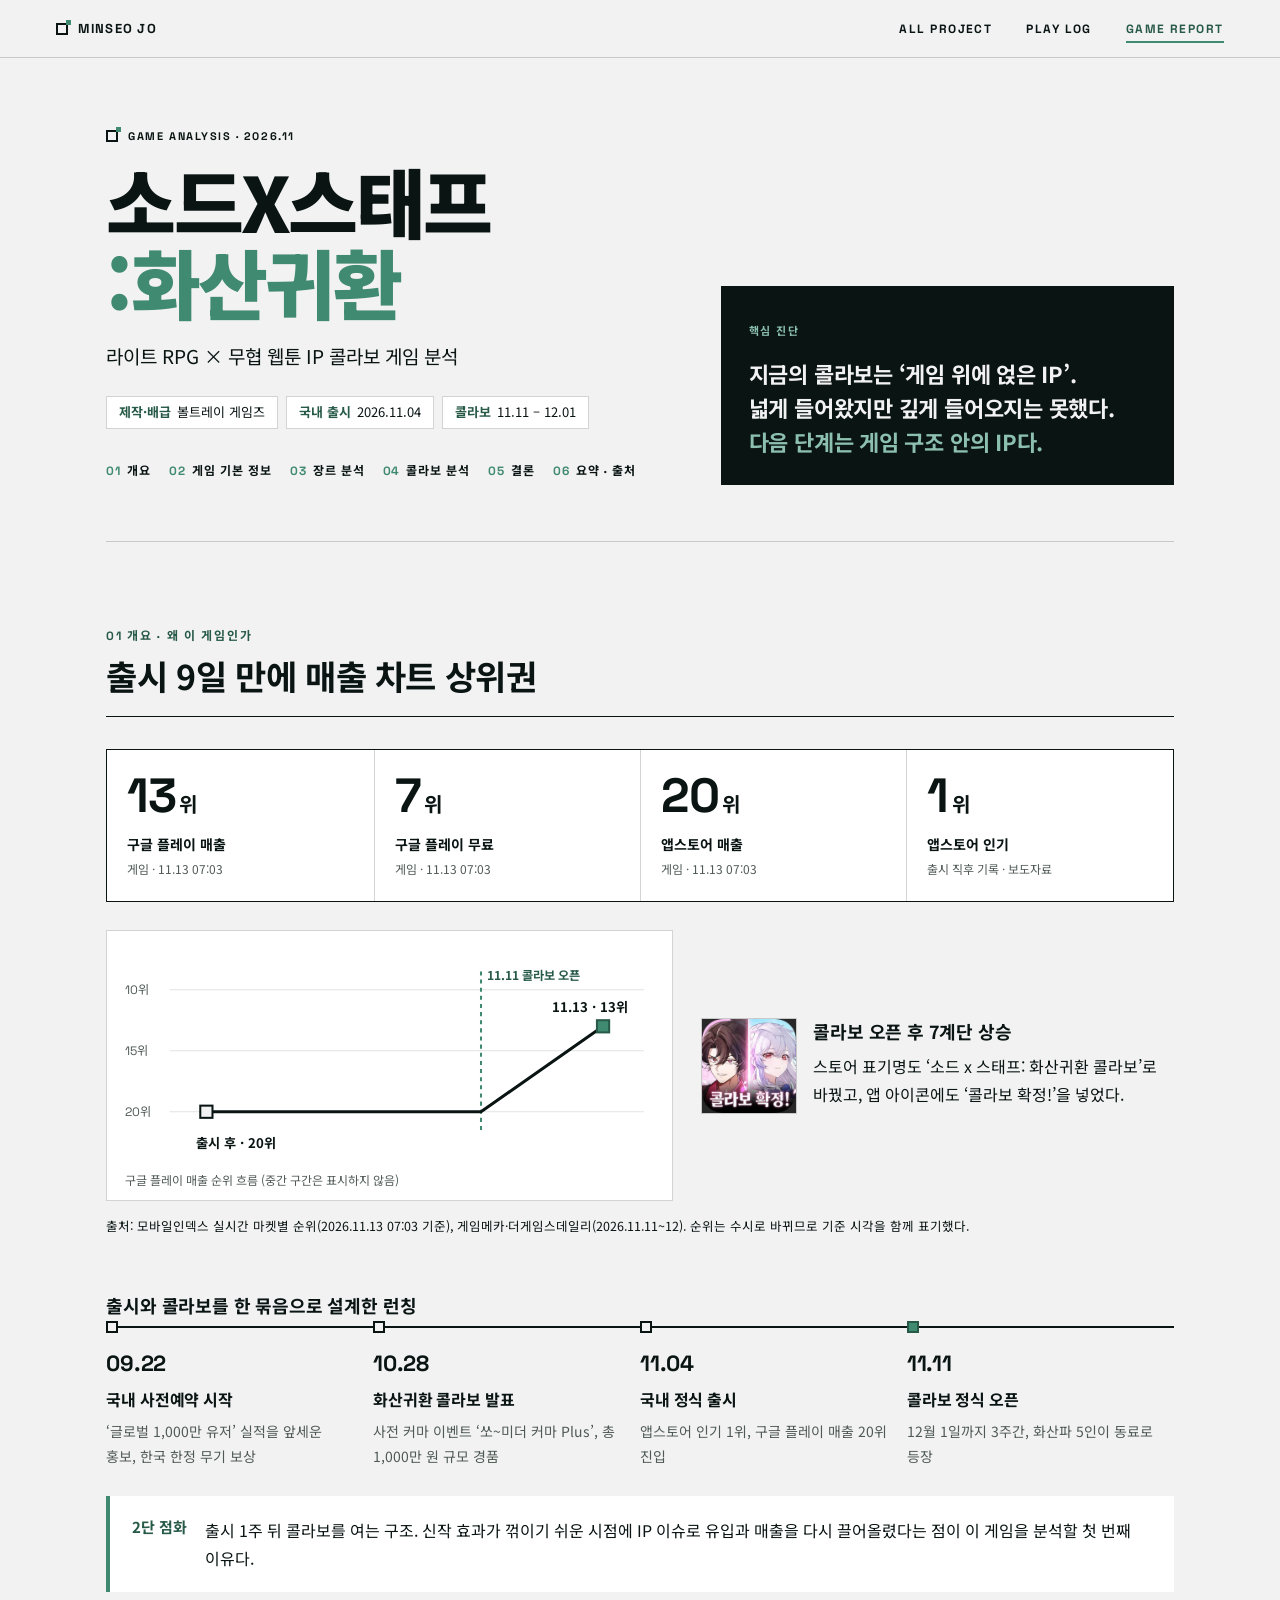
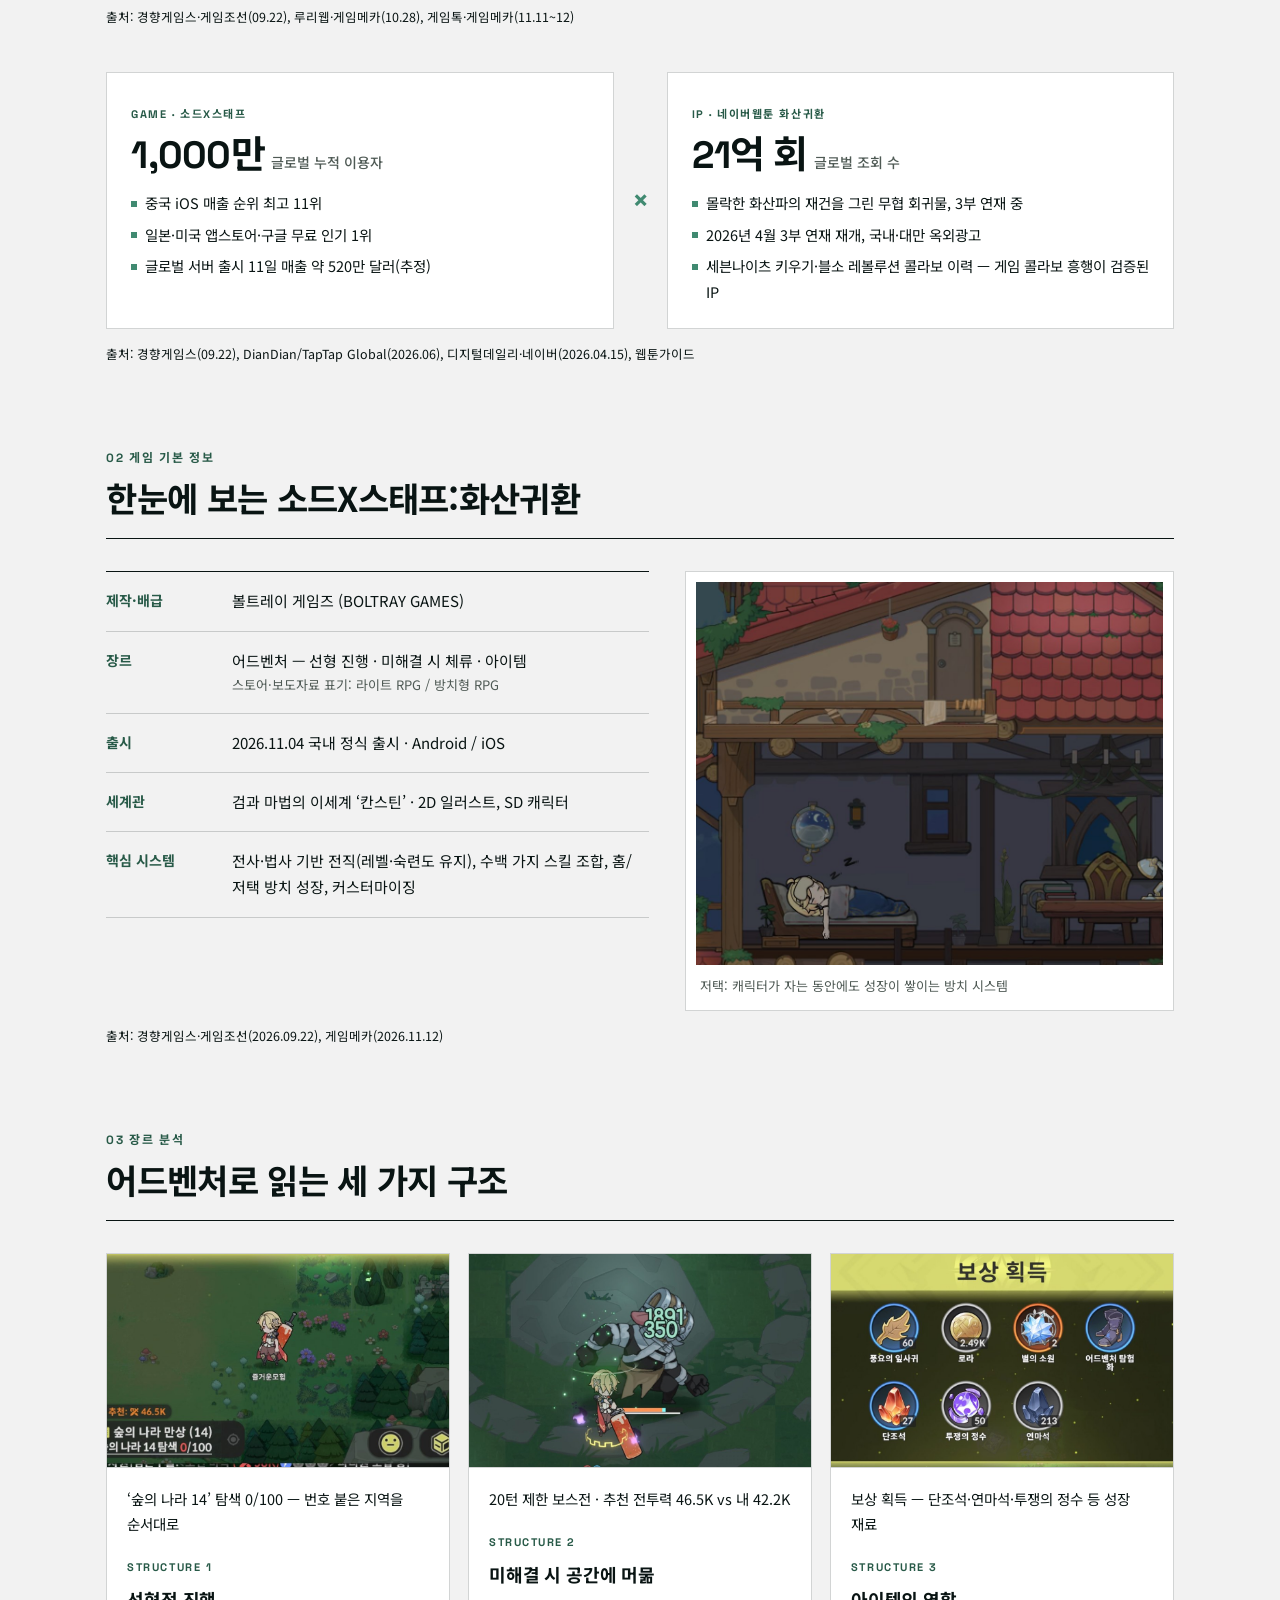
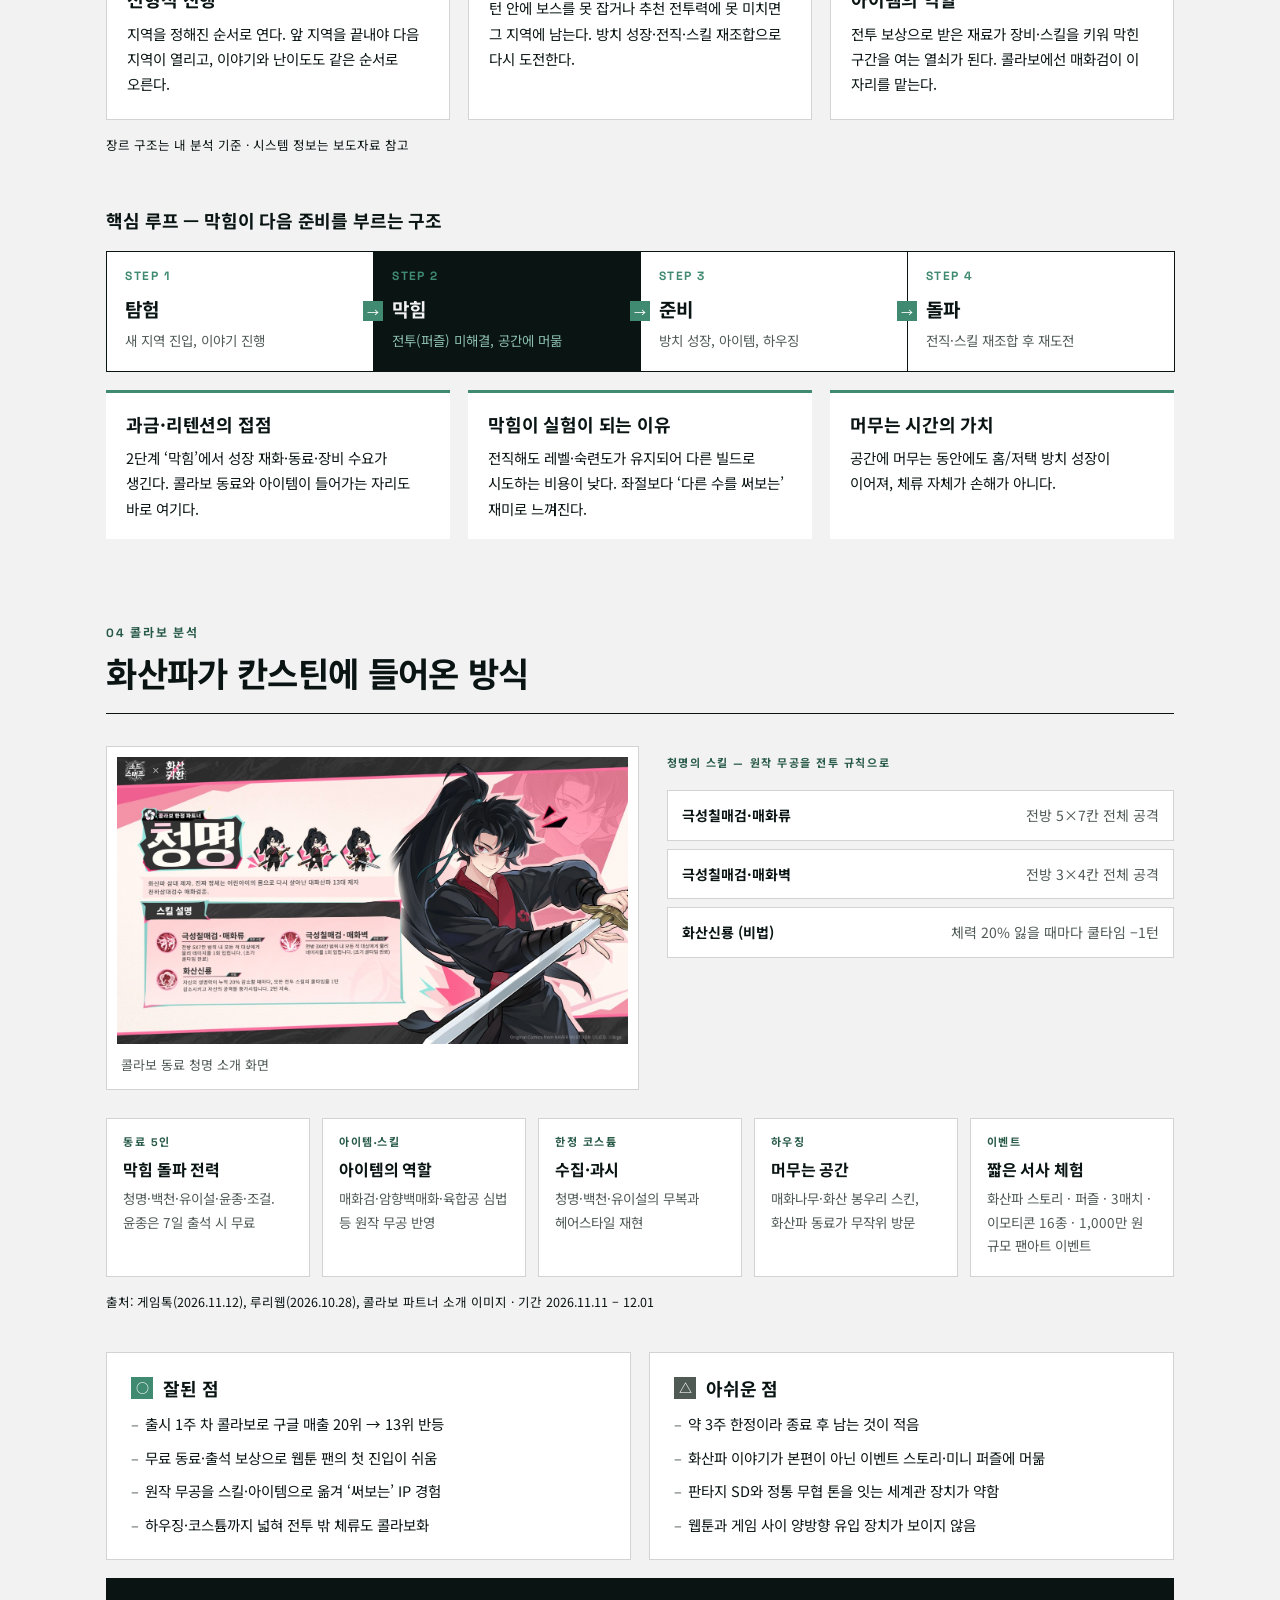
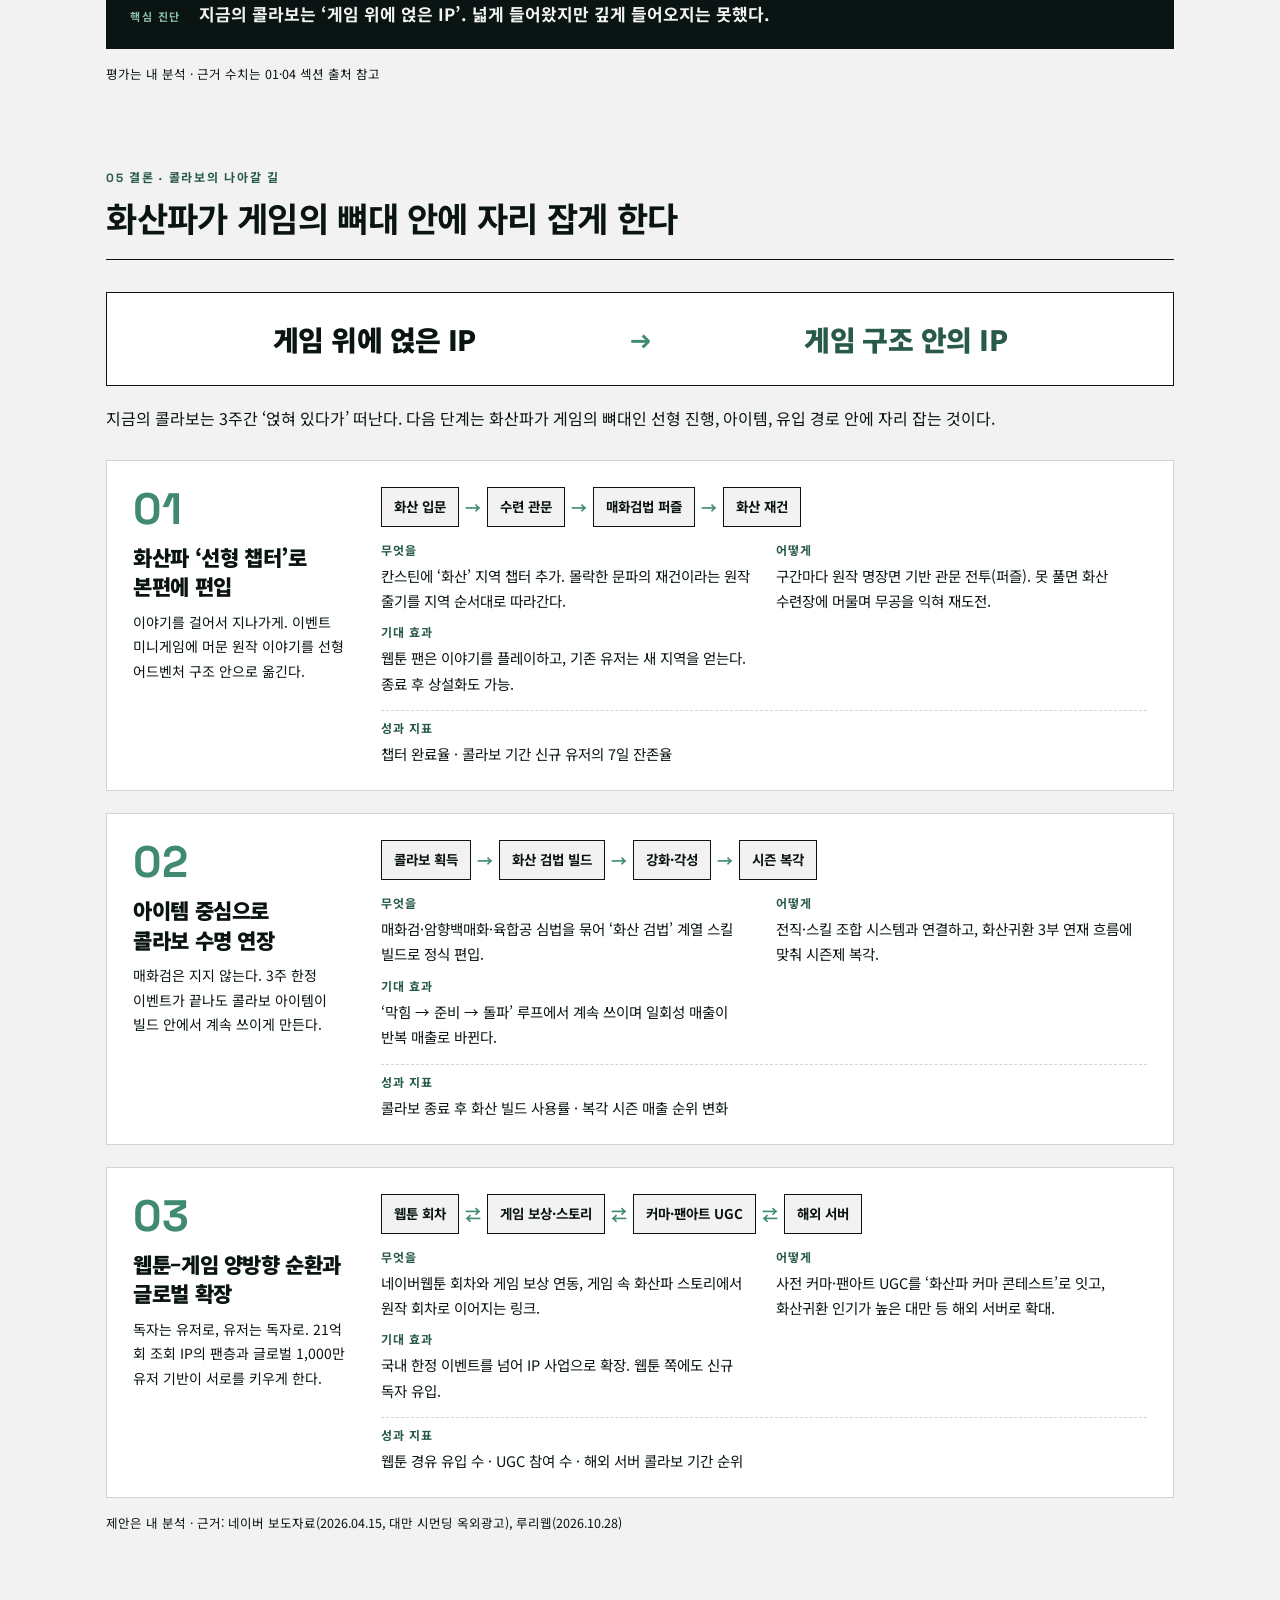
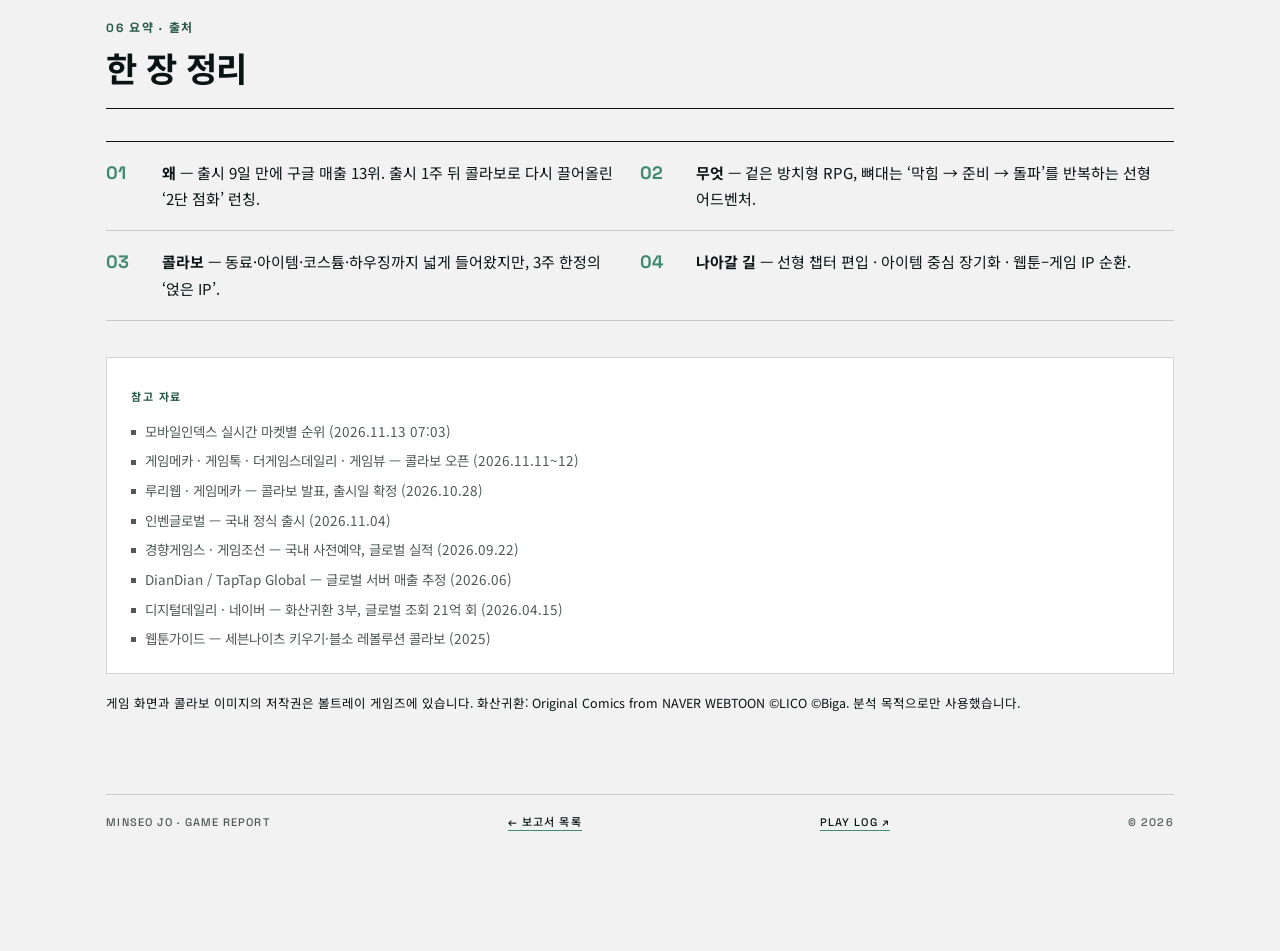
<file: reports/sword-staff.html>
<!doctype html>
<html lang="ko">
<head>
<meta charset="utf-8">
<meta name="viewport" content="width=device-width, initial-scale=1">
<title>게임 분석 · 소드X스태프:화산귀환 | 조민서</title>
<meta name="description" content="라이트 RPG 소드X스태프와 네이버웹툰 화산귀환 콜라보를 순위·장르 구조·콜라보 구성으로 분석하고, 콜라보의 다음 단계를 제안합니다.">
<link rel="icon" type="image/png" href="../index_files/minseo-checkpoint-logo_3d2f7d50.png">
<link rel="preconnect" href="https://fonts.googleapis.com">
<link rel="preconnect" href="https://fonts.gstatic.com" crossorigin>
<link href="https://fonts.googleapis.com/css2?family=DotGothic16&family=Noto+Sans+KR:wght@400;500;700;900&family=Space+Grotesk:wght@400;500;700&display=swap" rel="stylesheet">
<link rel="stylesheet" href="../style.css">
<style>
  /* 게임 분석 페이지 전용. 색·글꼴·버튼은 style.css의 토큰을 그대로 쓴다. */
  .ga { padding: 0 var(--gutter) 120px; max-width: 1180px; margin: 0 auto; }
  .ga-sec { padding-top: 88px; scroll-margin-top: calc(var(--bar-h) + 12px); }
  .ga-sec__head { display: grid; gap: 12px; margin-bottom: 32px; padding-bottom: 18px; border-bottom: 1px solid var(--ink); }
  .ga-sec__no { font: 700 12px/1 var(--display); letter-spacing: 0.14em; color: var(--green-deep); }
  .ga h2 { font: 700 clamp(24px, 3.4vw, 34px)/1.3 var(--body); letter-spacing: -0.02em; }
  .ga h3 { font: 700 18px/1.45 var(--body); letter-spacing: -0.01em; margin-bottom: 8px; }
  .ga p { color: var(--ink); }
  .muted { color: var(--ink-faint) !important; }
  .ga ol { list-style: none; margin: 0; padding: 0; }
  .src { margin-top: 14px; font-size: 12.5px; line-height: 1.7; color: var(--ink-faint); }
  .lbl { font: 700 11px/1 var(--display); letter-spacing: 0.14em; color: var(--green-deep); }

  /* hero */
  .ga-hero { padding: 72px 0 56px; border-bottom: 1px solid var(--line); display: grid; grid-template-columns: minmax(0, 1.25fr) minmax(0, 1fr); gap: 48px; align-items: end; }
  .ga-hero h1 { margin-top: 18px; font: 900 clamp(38px, 6.6vw, 76px)/1.06 var(--body); letter-spacing: -0.035em; }
  .ga-hero h1 em { font-style: normal; color: var(--green); }
  .ga-hero__sub { margin-top: 18px; font-size: clamp(16px, 1.8vw, 19px); color: var(--ink-soft); }
  .chips { display: flex; flex-wrap: wrap; gap: 8px; margin-top: 24px; }
  .chip { padding: 6px 12px; border: 1px solid var(--line); background: #fff; font-size: 13px; line-height: 1.4; }
  .chip b { font-weight: 700; margin-right: 6px; color: var(--green-deep); }
  .verdict { background: var(--ink); color: var(--paper); padding: 28px 28px 26px; }
  .verdict .lbl { color: var(--green-tint); }
  .verdict p { color: var(--paper); margin-top: 14px; font: 700 clamp(18px, 2vw, 22px)/1.55 var(--body); letter-spacing: -0.01em; }
  .verdict p span { color: var(--green-tint); }
  .toc { display: flex; flex-wrap: wrap; gap: 6px 18px; margin-top: 30px; }
  .toc a { font: 700 12px/1 var(--display); letter-spacing: 0.08em; padding: 6px 0; border-bottom: 2px solid transparent; transition: border-color 160ms var(--ease), color 160ms var(--ease); }
  .toc a b { color: var(--green); margin-right: 6px; }

  /* 01 stats */
  .stats { display: grid; grid-template-columns: repeat(4, minmax(0, 1fr)); border: 1px solid var(--ink); background: #fff; }
  .stat { padding: 22px 20px; }
  .stat + .stat { border-left: 1px solid var(--line); }
  .stat__v { font: 700 clamp(34px, 4.4vw, 48px)/1 var(--display); letter-spacing: -0.03em; }
  .stat__v small { font-size: 0.42em; margin-left: 4px; letter-spacing: 0; font-family: var(--body); }
  .stat__k { margin-top: 12px; font-weight: 700; font-size: 14px; }
  .stat__s { margin-top: 2px; font-size: 12px; color: var(--ink-faint); }
  .rank { display: grid; grid-template-columns: minmax(0, 1.2fr) minmax(0, 1fr); gap: 28px; margin-top: 28px; align-items: center; }
  .rank figure { background: #fff; border: 1px solid var(--line); padding: 18px 18px 10px; }
  .rank svg { display: block; width: 100%; height: auto; }
  .rank figcaption { font-size: 12px; color: var(--ink-faint); margin-top: 6px; }
  .rank__note { display: grid; grid-template-columns: 96px minmax(0, 1fr); gap: 16px; align-items: start; }
  .rank__note img { width: 96px; border: 1px solid var(--line); }

  /* timeline */
  .tl { display: grid; grid-template-columns: repeat(4, minmax(0, 1fr)); gap: 0; margin-top: 8px; border-top: 2px solid var(--ink); }
  .tl li { position: relative; padding: 22px 18px 0 0; }
  .tl li::before { content: ""; position: absolute; top: -7px; left: 0; width: 12px; height: 12px; background: var(--paper); border: 2px solid var(--ink); }
  .tl li.hot::before { background: var(--green); border-color: var(--green-deep); }
  .tl time { font: 700 22px/1 var(--display); letter-spacing: -0.01em; }
  .tl h3 { margin-top: 10px; font-size: 16px; }
  .tl p { font-size: 14px; color: var(--ink-faint); }
  .callout { margin-top: 28px; display: grid; grid-template-columns: auto minmax(0, 1fr); gap: 18px; align-items: start; padding: 20px 22px; border-left: 4px solid var(--green); background: #fff; }
  .callout strong { font: 700 15px/1.5 var(--body); color: var(--green-deep); white-space: nowrap; }

  /* game x ip */
  .duo { display: grid; grid-template-columns: minmax(0, 1fr) auto minmax(0, 1fr); gap: 18px; align-items: stretch; margin-top: 44px; }
  .duo__x { align-self: center; font: 700 28px/1 var(--display); color: var(--green); }
  .gcard { background: #fff; border: 1px solid var(--line); padding: 24px; }
  .gbig { font: 700 clamp(28px, 3.4vw, 38px)/1.1 var(--display); letter-spacing: -0.02em; margin: 10px 0 4px; }
  .gbig small { font: 500 14px/1 var(--body); margin-left: 6px; color: var(--ink-faint); letter-spacing: 0; }
  .gcard ul { margin-top: 14px; display: grid; gap: 6px; }
  .gcard li { position: relative; padding-left: 14px; font-size: 14.5px; }
  .gcard li::before { content: ""; position: absolute; left: 0; top: 0.72em; width: 6px; height: 6px; background: var(--green); }

  /* 02 info */
  .info2 { display: grid; grid-template-columns: minmax(0, 1fr) minmax(0, 0.9fr); gap: 36px; align-items: start; }
  .facts2 { border-top: 1px solid var(--ink); }
  .facts2 div { display: grid; grid-template-columns: 110px minmax(0, 1fr); gap: 16px; padding: 16px 0; border-bottom: 1px solid var(--line); }
  .facts2 dt { font-weight: 700; font-size: 14px; color: var(--green-deep); }
  .facts2 dd { font-size: 15px; }
  .facts2 dd small { display: block; color: var(--ink-faint); font-size: 13px; }
  .shot { background: #fff; border: 1px solid var(--line); padding: 10px; }
  .shot img { width: 100%; height: auto; }
  .shot figcaption { padding: 10px 4px 2px; font-size: 13px; color: var(--ink-faint); }

  /* 03 structures */
  .three { display: grid; grid-template-columns: repeat(3, minmax(0, 1fr)); gap: 18px; }
  .struct { background: #fff; border: 1px solid var(--line); display: flex; flex-direction: column; }
  .struct img { width: 100%; height: auto; aspect-ratio: 16 / 10; object-fit: cover; border-bottom: 1px solid var(--line); }
  .struct__b { padding: 18px 20px 22px; }
  .struct__cap { font-size: 12.5px; color: var(--ink-faint); margin-bottom: 14px; }
  .struct p { font-size: 14.5px; }
  .loop { margin-top: 52px; }
  .loop ol { list-style: none; margin: 18px 0 0; padding: 0; display: grid; grid-template-columns: repeat(4, minmax(0, 1fr)); gap: 0; counter-reset: s; }
  .loop li { position: relative; padding: 18px 26px 18px 18px; background: #fff; border: 1px solid var(--ink); margin-right: -1px; }
  .loop li.hot { background: var(--ink); color: var(--paper); }
  .loop li.hot p { color: var(--green-tint); }
  .loop li b { display: block; font: 700 12px/1 var(--display); letter-spacing: 0.12em; color: var(--green); margin-bottom: 10px; }
  .loop li strong { font-size: 19px; }
  .loop li p { font-size: 13.5px; color: var(--ink-faint); margin-top: 4px; }
  .loop li:not(:last-child)::after { content: "→"; position: absolute; right: -10px; top: 50%; transform: translateY(-50%); z-index: 1; width: 20px; height: 20px; display: grid; place-items: center; background: var(--green); color: #fff; font-size: 12px; }
  .notes3 { display: grid; grid-template-columns: repeat(3, minmax(0, 1fr)); gap: 18px; margin-top: 18px; }
  .notes3 > div { padding: 18px 20px; border-top: 3px solid var(--green); background: #fff; }
  .notes3 p { font-size: 14.5px; }

  /* 04 collab */
  .collab { display: grid; grid-template-columns: minmax(0, 1.05fr) minmax(0, 1fr); gap: 28px; align-items: start; }
  .skills { margin-top: 16px; display: grid; gap: 8px; }
  .skills div { display: grid; grid-template-columns: minmax(0, 1fr) auto; gap: 12px; padding: 12px 14px; background: #fff; border: 1px solid var(--line); font-size: 14px; }
  .skills b { font-weight: 700; }
  .skills span { color: var(--ink-faint); text-align: right; }
  .parts { display: grid; grid-template-columns: repeat(5, minmax(0, 1fr)); gap: 12px; margin-top: 28px; }
  .part { padding: 18px 16px; background: #fff; border: 1px solid var(--line); }
  .part .lbl { display: block; margin-bottom: 10px; }
  .part h3 { font-size: 16px; margin-bottom: 6px; }
  .part p { font-size: 13.5px; color: var(--ink-faint); }
  .eval { display: grid; grid-template-columns: minmax(0, 1fr) minmax(0, 1fr); gap: 18px; margin-top: 40px; }
  .eval > div { padding: 22px 24px; background: #fff; border: 1px solid var(--line); }
  .eval h3 { display: flex; align-items: center; gap: 10px; }
  .eval h3 i { width: 22px; height: 22px; display: grid; place-items: center; font-style: normal; font: 700 13px/1 var(--display); color: #fff; background: var(--green); }
  .eval .bad h3 i { background: var(--ink-faint); }
  .eval ul { display: grid; gap: 8px; margin-top: 10px; }
  .eval li { font-size: 14.5px; padding-left: 14px; position: relative; }
  .eval li::before { content: "–"; position: absolute; left: 0; color: var(--ink-faint); }
  .diag { margin-top: 18px; padding: 22px 24px; background: var(--ink); color: var(--paper); display: grid; grid-template-columns: auto minmax(0, 1fr); gap: 18px; align-items: baseline; }
  .diag .lbl { color: var(--green-tint); }
  .diag p { color: var(--paper); font: 700 17px/1.6 var(--body); }

  /* 05 conclusion */
  .shift { display: grid; grid-template-columns: minmax(0, 1fr) auto minmax(0, 1fr); gap: 16px; align-items: center; padding: 28px; background: #fff; border: 1px solid var(--ink); text-align: center; }
  .shift strong { font: 900 clamp(20px, 2.6vw, 28px)/1.3 var(--body); letter-spacing: -0.02em; }
  .shift strong.to { color: var(--green-deep); }
  .shift span { font: 700 26px/1 var(--display); color: var(--green); }
  .props { display: grid; gap: 22px; margin-top: 28px; }
  .prop { display: grid; grid-template-columns: 220px minmax(0, 1fr); gap: 28px; padding: 26px 26px 24px; background: #fff; border: 1px solid var(--line); }
  .prop__no { font: 700 44px/1 var(--display); color: var(--green); }
  .prop__t { margin-top: 12px; font: 900 21px/1.4 var(--body); letter-spacing: -0.02em; }
  .prop__lead { margin-top: 8px; font-size: 14px; color: var(--ink-faint); }
  .steps { display: flex; flex-wrap: wrap; align-items: center; gap: 6px; margin-bottom: 18px; }
  .steps span { padding: 7px 12px; border: 1px solid var(--ink); font-size: 13.5px; font-weight: 700; background: var(--paper); }
  .steps i { font-style: normal; color: var(--green); font-weight: 700; }
  .prop dl { display: grid; grid-template-columns: repeat(2, minmax(0, 1fr)); gap: 14px 24px; }
  .prop dt { font: 700 12px/1 var(--display); letter-spacing: 0.08em; color: var(--green-deep); margin-bottom: 6px; }
  .prop dd { font-size: 14.5px; }
  .prop .kpi { grid-column: 1 / -1; padding-top: 12px; border-top: 1px dashed var(--line); }

  /* 06 summary */
  .sum { display: grid; grid-template-columns: repeat(2, minmax(0, 1fr)); gap: 0; border-top: 1px solid var(--ink); }
  .sum li { display: grid; grid-template-columns: 44px minmax(0, 1fr); gap: 12px; padding: 18px 18px 18px 0; border-bottom: 1px solid var(--line); }
  .sum b { font: 700 18px/1.4 var(--display); color: var(--green); }
  .sum p { font-size: 15px; }
  .refs { margin-top: 36px; padding: 22px 24px; background: #fff; border: 1px solid var(--line); }
  .refs ul { margin-top: 12px; display: grid; gap: 6px; }
  .refs li { font-size: 13.5px; color: var(--ink-faint); padding-left: 14px; position: relative; }
  .refs li::before { content: ""; position: absolute; left: 0; top: 0.75em; width: 5px; height: 5px; background: var(--ink-faint); }
  .credit { margin-top: 18px; font-size: 12.5px; color: var(--ink-faint); }

  .ga-foot { margin-top: 80px; padding-top: 22px; border-top: 1px solid var(--line); display: flex; flex-wrap: wrap; justify-content: space-between; gap: 12px; font: 500 11px/1 var(--display); letter-spacing: 0.1em; color: var(--ink-faint); }
  .ga-foot a { color: var(--ink); border-bottom: 1px solid var(--green); padding-bottom: 2px; }

  @media (max-width: 960px) {
    .ga-hero, .rank, .info2, .collab { grid-template-columns: minmax(0, 1fr); gap: 28px; }
    .stats { grid-template-columns: repeat(2, minmax(0, 1fr)); }
    .stat:nth-child(3) { border-left: 0; }
    .stat:nth-child(n+3) { border-top: 1px solid var(--line); }
    .three, .notes3 { grid-template-columns: minmax(0, 1fr); }
    .parts { grid-template-columns: repeat(2, minmax(0, 1fr)); }
    .prop { grid-template-columns: minmax(0, 1fr); gap: 18px; }
    .tl { grid-template-columns: repeat(2, minmax(0, 1fr)); row-gap: 26px; border-top: 0; }
    .tl li { border-top: 2px solid var(--ink); }
  }
  @media (max-width: 640px) {
    .ga-sec { padding-top: 64px; }
    .tl, .eval, .sum, .prop dl { grid-template-columns: minmax(0, 1fr); }
    .loop ol { grid-template-columns: minmax(0, 1fr); }
    .loop li { margin-right: 0; margin-bottom: -1px; }
    .loop li:not(:last-child)::after { content: "↓"; right: auto; left: 18px; top: auto; bottom: -10px; transform: none; }
    .duo { grid-template-columns: minmax(0, 1fr); }
    .duo__x { justify-self: center; }
    .shift { grid-template-columns: minmax(0, 1fr); }
    .shift span { transform: rotate(90deg); }
    .parts { grid-template-columns: minmax(0, 1fr); }
    .callout, .diag { grid-template-columns: minmax(0, 1fr); gap: 8px; }
    .facts2 div { grid-template-columns: minmax(0, 1fr); gap: 4px; }
    .verdict { padding: 22px; }
  }
  @media (hover: hover) and (pointer: fine) {
    .toc a:hover { color: var(--green-deep); border-color: var(--green); }
    .ga-foot a:hover { color: var(--green-deep); }
  }
</style>
</head>
<body>

<a class="skip" href="#ga-main">본문으로 건너뛰기</a>

<header class="bar">
  <a class="brand" href="../index.html"><i class="ck" aria-hidden="true"></i> <span class="brand__t">MINSEO JO</span></a>
  <nav class="bar__nav" aria-label="주요 메뉴">
    <a class="nl" href="../index.html#work">ALL PROJECT</a>
    <a class="nl" href="../game-history.html">PLAY LOG</a>
    <a class="nl is-on" href="../reports.html">GAME REPORT</a>
  </nav>
</header>

<main class="ga" id="ga-main">

  <section class="ga-hero" aria-labelledby="ga-title">
    <div>
      <p class="eyebrow"><i class="ck" aria-hidden="true"></i> GAME ANALYSIS · 2026.11</p>
      <h1 id="ga-title">소드X스태프<br><em>:화산귀환</em></h1>
      <p class="ga-hero__sub">라이트 RPG × 무협 웹툰 IP 콜라보 게임 분석</p>
      <div class="chips">
        <span class="chip"><b>제작·배급</b>볼트레이 게임즈</span>
        <span class="chip"><b>국내 출시</b>2026.11.04</span>
        <span class="chip"><b>콜라보</b>11.11 – 12.01</span>
      </div>
      <nav class="toc" aria-label="목차">
        <a href="#s1"><b>01</b>개요</a>
        <a href="#s2"><b>02</b>게임 기본 정보</a>
        <a href="#s3"><b>03</b>장르 분석</a>
        <a href="#s4"><b>04</b>콜라보 분석</a>
        <a href="#s5"><b>05</b>결론</a>
        <a href="#s6"><b>06</b>요약 · 출처</a>
      </nav>
    </div>
    <aside class="verdict" aria-label="핵심 진단">
      <span class="lbl">핵심 진단</span>
      <p>지금의 콜라보는 ‘게임 위에 얹은 IP’.<br>넓게 들어왔지만 깊게 들어오지는 못했다. <span>다음 단계는 게임 구조 안의 IP다.</span></p>
    </aside>
  </section>

  <!-- 01 -->
  <section class="ga-sec" id="s1" aria-labelledby="s1-t">
    <div class="ga-sec__head">
      <span class="ga-sec__no">01 개요 · 왜 이 게임인가</span>
      <h2 id="s1-t">출시 9일 만에 매출 차트 상위권</h2>
    </div>

    <div class="stats">
      <div class="stat"><div class="stat__v">13<small>위</small></div><div class="stat__k">구글 플레이 매출</div><div class="stat__s">게임 · 11.13 07:03</div></div>
      <div class="stat"><div class="stat__v">7<small>위</small></div><div class="stat__k">구글 플레이 무료</div><div class="stat__s">게임 · 11.13 07:03</div></div>
      <div class="stat"><div class="stat__v">20<small>위</small></div><div class="stat__k">앱스토어 매출</div><div class="stat__s">게임 · 11.13 07:03</div></div>
      <div class="stat"><div class="stat__v">1<small>위</small></div><div class="stat__k">앱스토어 인기</div><div class="stat__s">출시 직후 기록 · 보도자료</div></div>
    </div>

    <div class="rank">
      <figure>
        <svg viewBox="0 0 520 210" role="img" aria-labelledby="rank-t">
          <title id="rank-t">구글 플레이 매출 순위: 출시 후 20위에서 콜라보 오픈(11.11) 뒤 11월 13일 13위로 상승</title>
          <g font-family="Space Grotesk, Noto Sans KR, sans-serif" font-size="12" fill="#4f5a55">
            <text x="0" y="44">10위</text><text x="0" y="104">15위</text><text x="0" y="164">20위</text>
          </g>
          <g stroke="rgba(9,20,19,0.12)"><line x1="44" y1="40" x2="510" y2="40"/><line x1="44" y1="100" x2="510" y2="100"/><line x1="44" y1="160" x2="510" y2="160"/></g>
          <line x1="350" y1="22" x2="350" y2="182" stroke="#408a71" stroke-width="2" stroke-dasharray="4 4"/>
          <text x="356" y="30" font-family="Noto Sans KR, sans-serif" font-size="12" font-weight="700" fill="#285a48">11.11 콜라보 오픈</text>
          <polyline points="80,160 350,160 470,76" fill="none" stroke="#091413" stroke-width="3"/>
          <rect x="74" y="154" width="12" height="12" fill="#f2f2f2" stroke="#091413" stroke-width="2"/>
          <rect x="464" y="70" width="12" height="12" fill="#408a71" stroke="#285a48" stroke-width="2"/>
          <g font-family="Noto Sans KR, sans-serif" font-size="13" font-weight="700" fill="#091413">
            <text x="70" y="196">출시 후 · 20위</text>
            <text x="420" y="62">11.13 · 13위</text>
          </g>
        </svg>
        <figcaption>구글 플레이 매출 순위 흐름 (중간 구간은 표시하지 않음)</figcaption>
      </figure>
      <div class="rank__note">
        <img src="../assets/analysis/sxs-icon.jpg" alt="‘콜라보 확정!’ 문구가 들어간 소드X스태프 앱 아이콘" width="96" height="96" loading="lazy">
        <div>
          <h3>콜라보 오픈 후 7계단 상승</h3>
          <p>스토어 표기명도 ‘소드 x 스태프: 화산귀환 콜라보’로 바꿨고, 앱 아이콘에도 ‘콜라보 확정!’을 넣었다.</p>
        </div>
      </div>
    </div>
    <p class="src">출처: 모바일인덱스 실시간 마켓별 순위(2026.11.13 07:03 기준), 게임메카·더게임스데일리(2026.11.11~12). 순위는 수시로 바뀌므로 기준 시각을 함께 표기했다.</p>

    <h3 style="margin-top:56px">출시와 콜라보를 한 묶음으로 설계한 런칭</h3>
    <ol class="tl">
      <li><time datetime="2026-09-22">09.22</time><h3>국내 사전예약 시작</h3><p>‘글로벌 1,000만 유저’ 실적을 앞세운 홍보, 한국 한정 무기 보상</p></li>
      <li><time datetime="2026-10-28">10.28</time><h3>화산귀환 콜라보 발표</h3><p>사전 커마 이벤트 ‘쏘~미더 커마 Plus’, 총 1,000만 원 규모 경품</p></li>
      <li><time datetime="2026-11-04">11.04</time><h3>국내 정식 출시</h3><p>앱스토어 인기 1위, 구글 플레이 매출 20위 진입</p></li>
      <li class="hot"><time datetime="2026-11-11">11.11</time><h3>콜라보 정식 오픈</h3><p>12월 1일까지 3주간, 화산파 5인이 동료로 등장</p></li>
    </ol>
    <div class="callout">
      <strong>2단 점화</strong>
      <p>출시 1주 뒤 콜라보를 여는 구조. 신작 효과가 꺾이기 쉬운 시점에 IP 이슈로 유입과 매출을 다시 끌어올렸다는 점이 이 게임을 분석할 첫 번째 이유다.</p>
    </div>
    <p class="src">출처: 경향게임스·게임조선(09.22), 루리웹·게임메카(10.28), 게임톡·게임메카(11.11~12)</p>

    <div class="duo">
      <div class="gcard">
        <span class="lbl">GAME · 소드X스태프</span>
        <p class="gbig">1,000만<small>글로벌 누적 이용자</small></p>
        <ul>
          <li>중국 iOS 매출 순위 최고 11위</li>
          <li>일본·미국 앱스토어·구글 무료 인기 1위</li>
          <li>글로벌 서버 출시 11일 매출 약 520만 달러(추정)</li>
        </ul>
      </div>
      <span class="duo__x" aria-hidden="true">×</span>
      <div class="gcard">
        <span class="lbl">IP · 네이버웹툰 화산귀환</span>
        <p class="gbig">21억 회<small>글로벌 조회 수</small></p>
        <ul>
          <li>몰락한 화산파의 재건을 그린 무협 회귀물, 3부 연재 중</li>
          <li>2026년 4월 3부 연재 재개, 국내·대만 옥외광고</li>
          <li>세븐나이츠 키우기·블소 레볼루션 콜라보 이력 — 게임 콜라보 흥행이 검증된 IP</li>
        </ul>
      </div>
    </div>
    <p class="src">출처: 경향게임스(09.22), DianDian/TapTap Global(2026.06), 디지털데일리·네이버(2026.04.15), 웹툰가이드</p>
  </section>

  <!-- 02 -->
  <section class="ga-sec" id="s2" aria-labelledby="s2-t">
    <div class="ga-sec__head">
      <span class="ga-sec__no">02 게임 기본 정보</span>
      <h2 id="s2-t">한눈에 보는 소드X스태프:화산귀환</h2>
    </div>
    <div class="info2">
      <dl class="facts2">
        <div><dt>제작·배급</dt><dd>볼트레이 게임즈 (BOLTRAY GAMES)</dd></div>
        <div><dt>장르</dt><dd>어드벤처 — 선형 진행 · 미해결 시 체류 · 아이템<small>스토어·보도자료 표기: 라이트 RPG / 방치형 RPG</small></dd></div>
        <div><dt>출시</dt><dd>2026.11.04 국내 정식 출시 · Android / iOS</dd></div>
        <div><dt>세계관</dt><dd>검과 마법의 이세계 ‘칸스틴’ · 2D 일러스트, SD 캐릭터</dd></div>
        <div><dt>핵심 시스템</dt><dd>전사·법사 기반 전직(레벨·숙련도 유지), 수백 가지 스킬 조합, 홈/저택 방치 성장, 커스터마이징</dd></div>
      </dl>
      <figure class="shot">
        <img src="../assets/analysis/sxs-mansion.jpg" alt="침대에서 자는 캐릭터가 보이는 저택 화면" width="1000" height="820" loading="lazy">
        <figcaption>저택: 캐릭터가 자는 동안에도 성장이 쌓이는 방치 시스템</figcaption>
      </figure>
    </div>
    <p class="src">출처: 경향게임스·게임조선(2026.09.22), 게임메카(2026.11.12)</p>
  </section>

  <!-- 03 -->
  <section class="ga-sec" id="s3" aria-labelledby="s3-t">
    <div class="ga-sec__head">
      <span class="ga-sec__no">03 장르 분석</span>
      <h2 id="s3-t">어드벤처로 읽는 세 가지 구조</h2>
    </div>
    <div class="three">
      <article class="struct">
        <img src="../assets/analysis/sxs-linear.jpg" alt="숲의 나라 14 지역, 탐색 0/100 표시가 있는 필드 화면" width="1000" height="549" loading="lazy">
        <div class="struct__b">
          <p class="struct__cap">‘숲의 나라 14’ 탐색 0/100 — 번호 붙은 지역을 순서대로</p>
          <span class="lbl">STRUCTURE 1</span>
          <h3 style="margin-top:8px">선형적 진행</h3>
          <p>지역을 정해진 순서로 연다. 앞 지역을 끝내야 다음 지역이 열리고, 이야기와 난이도도 같은 순서로 오른다.</p>
        </div>
      </article>
      <article class="struct">
        <img src="../assets/analysis/sxs-boss.jpg" alt="20턴 제한 보스전 화면" width="1000" height="709" loading="lazy">
        <div class="struct__b">
          <p class="struct__cap">20턴 제한 보스전 · 추천 전투력 46.5K vs 내 42.2K</p>
          <span class="lbl">STRUCTURE 2</span>
          <h3 style="margin-top:8px">미해결 시 공간에 머묾</h3>
          <p>턴 안에 보스를 못 잡거나 추천 전투력에 못 미치면 그 지역에 남는다. 방치 성장·전직·스킬 재조합으로 다시 도전한다.</p>
        </div>
      </article>
      <article class="struct">
        <img src="../assets/analysis/sxs-reward.jpg" alt="단조석, 연마석, 투쟁의 정수 등이 표시된 보상 획득 화면" width="1000" height="667" loading="lazy">
        <div class="struct__b">
          <p class="struct__cap">보상 획득 — 단조석·연마석·투쟁의 정수 등 성장 재료</p>
          <span class="lbl">STRUCTURE 3</span>
          <h3 style="margin-top:8px">아이템의 역할</h3>
          <p>전투 보상으로 받은 재료가 장비·스킬을 키워 막힌 구간을 여는 열쇠가 된다. 콜라보에선 매화검이 이 자리를 맡는다.</p>
        </div>
      </article>
    </div>
    <p class="src">장르 구조는 내 분석 기준 · 시스템 정보는 보도자료 참고</p>

    <div class="loop">
      <h3>핵심 루프 — 막힘이 다음 준비를 부르는 구조</h3>
      <ol>
        <li><b>STEP 1</b><strong>탐험</strong><p>새 지역 진입, 이야기 진행</p></li>
        <li class="hot"><b>STEP 2</b><strong>막힘</strong><p>전투(퍼즐) 미해결, 공간에 머묾</p></li>
        <li><b>STEP 3</b><strong>준비</strong><p>방치 성장, 아이템, 하우징</p></li>
        <li><b>STEP 4</b><strong>돌파</strong><p>전직·스킬 재조합 후 재도전</p></li>
      </ol>
      <div class="notes3">
        <div><h3>과금·리텐션의 접점</h3><p>2단계 ‘막힘’에서 성장 재화·동료·장비 수요가 생긴다. 콜라보 동료와 아이템이 들어가는 자리도 바로 여기다.</p></div>
        <div><h3>막힘이 실험이 되는 이유</h3><p>전직해도 레벨·숙련도가 유지되어 다른 빌드로 시도하는 비용이 낮다. 좌절보다 ‘다른 수를 써보는’ 재미로 느껴진다.</p></div>
        <div><h3>머무는 시간의 가치</h3><p>공간에 머무는 동안에도 홈/저택 방치 성장이 이어져, 체류 자체가 손해가 아니다.</p></div>
      </div>
    </div>
  </section>

  <!-- 04 -->
  <section class="ga-sec" id="s4" aria-labelledby="s4-t">
    <div class="ga-sec__head">
      <span class="ga-sec__no">04 콜라보 분석</span>
      <h2 id="s4-t">화산파가 칸스틴에 들어온 방식</h2>
    </div>
    <div class="collab">
      <figure class="shot">
        <img src="../assets/analysis/sxs-collab.jpg" alt="화산파 동료 청명의 스킬 소개 화면" width="1300" height="731" loading="lazy">
        <figcaption>콜라보 동료 청명 소개 화면</figcaption>
      </figure>
      <div>
        <span class="lbl">청명의 스킬 — 원작 무공을 전투 규칙으로</span>
        <div class="skills">
          <div><b>극성칠매검·매화류</b><span>전방 5×7칸 전체 공격</span></div>
          <div><b>극성칠매검·매화벽</b><span>전방 3×4칸 전체 공격</span></div>
          <div><b>화산신룡 (비법)</b><span>체력 20% 잃을 때마다 쿨타임 −1턴</span></div>
        </div>
      </div>
    </div>
    <div class="parts">
      <div class="part"><span class="lbl">동료 5인</span><h3>막힘 돌파 전력</h3><p>청명·백천·유이설·윤종·조걸. 윤종은 7일 출석 시 무료</p></div>
      <div class="part"><span class="lbl">아이템·스킬</span><h3>아이템의 역할</h3><p>매화검·암향백매화·육합공 심법 등 원작 무공 반영</p></div>
      <div class="part"><span class="lbl">한정 코스튬</span><h3>수집·과시</h3><p>청명·백천·유이설의 무복과 헤어스타일 재현</p></div>
      <div class="part"><span class="lbl">하우징</span><h3>머무는 공간</h3><p>매화나무·화산 봉우리 스킨, 화산파 동료가 무작위 방문</p></div>
      <div class="part"><span class="lbl">이벤트</span><h3>짧은 서사 체험</h3><p>화산파 스토리 · 퍼즐 · 3매치 · 이모티콘 16종 · 1,000만 원 규모 팬아트 이벤트</p></div>
    </div>
    <p class="src">출처: 게임톡(2026.11.12), 루리웹(2026.10.28), 콜라보 파트너 소개 이미지 · 기간 2026.11.11 – 12.01</p>

    <div class="eval">
      <div class="good">
        <h3><i aria-hidden="true">○</i>잘된 점</h3>
        <ul>
          <li>출시 1주 차 콜라보로 구글 매출 20위 → 13위 반등</li>
          <li>무료 동료·출석 보상으로 웹툰 팬의 첫 진입이 쉬움</li>
          <li>원작 무공을 스킬·아이템으로 옮겨 ‘써보는’ IP 경험</li>
          <li>하우징·코스튬까지 넓혀 전투 밖 체류도 콜라보화</li>
        </ul>
      </div>
      <div class="bad">
        <h3><i aria-hidden="true">△</i>아쉬운 점</h3>
        <ul>
          <li>약 3주 한정이라 종료 후 남는 것이 적음</li>
          <li>화산파 이야기가 본편이 아닌 이벤트 스토리·미니 퍼즐에 머묾</li>
          <li>판타지 SD와 정통 무협 톤을 잇는 세계관 장치가 약함</li>
          <li>웹툰과 게임 사이 양방향 유입 장치가 보이지 않음</li>
        </ul>
      </div>
    </div>
    <div class="diag">
      <span class="lbl">핵심 진단</span>
      <p>지금의 콜라보는 ‘게임 위에 얹은 IP’. 넓게 들어왔지만 깊게 들어오지는 못했다.</p>
    </div>
    <p class="src">평가는 내 분석 · 근거 수치는 01·04 섹션 출처 참고</p>
  </section>

  <!-- 05 -->
  <section class="ga-sec" id="s5" aria-labelledby="s5-t">
    <div class="ga-sec__head">
      <span class="ga-sec__no">05 결론 · 콜라보의 나아갈 길</span>
      <h2 id="s5-t">화산파가 게임의 뼈대 안에 자리 잡게 한다</h2>
    </div>
    <div class="shift">
      <strong>게임 위에 얹은 IP</strong>
      <span aria-hidden="true">→</span>
      <strong class="to">게임 구조 안의 IP</strong>
    </div>
    <p style="margin-top:18px">지금의 콜라보는 3주간 ‘얹혀 있다가’ 떠난다. 다음 단계는 화산파가 게임의 뼈대인 선형 진행, 아이템, 유입 경로 안에 자리 잡는 것이다.</p>

    <div class="props">
      <article class="prop">
        <div>
          <div class="prop__no">01</div>
          <p class="prop__t">화산파 ‘선형 챕터’로<br>본편에 편입</p>
          <p class="prop__lead">이야기를 걸어서 지나가게. 이벤트 미니게임에 머문 원작 이야기를 선형 어드벤처 구조 안으로 옮긴다.</p>
        </div>
        <div>
          <div class="steps" aria-label="진행 순서"><span>화산 입문</span><i>→</i><span>수련 관문</span><i>→</i><span>매화검법 퍼즐</span><i>→</i><span>화산 재건</span></div>
          <dl>
            <div><dt>무엇을</dt><dd>칸스틴에 ‘화산’ 지역 챕터 추가. 몰락한 문파의 재건이라는 원작 줄기를 지역 순서대로 따라간다.</dd></div>
            <div><dt>어떻게</dt><dd>구간마다 원작 명장면 기반 관문 전투(퍼즐). 못 풀면 화산 수련장에 머물며 무공을 익혀 재도전.</dd></div>
            <div><dt>기대 효과</dt><dd>웹툰 팬은 이야기를 플레이하고, 기존 유저는 새 지역을 얻는다. 종료 후 상설화도 가능.</dd></div>
            <div class="kpi"><dt>성과 지표</dt><dd>챕터 완료율 · 콜라보 기간 신규 유저의 7일 잔존율</dd></div>
          </dl>
        </div>
      </article>
      <article class="prop">
        <div>
          <div class="prop__no">02</div>
          <p class="prop__t">아이템 중심으로<br>콜라보 수명 연장</p>
          <p class="prop__lead">매화검은 지지 않는다. 3주 한정 이벤트가 끝나도 콜라보 아이템이 빌드 안에서 계속 쓰이게 만든다.</p>
        </div>
        <div>
          <div class="steps" aria-label="진행 순서"><span>콜라보 획득</span><i>→</i><span>화산 검법 빌드</span><i>→</i><span>강화·각성</span><i>→</i><span>시즌 복각</span></div>
          <dl>
            <div><dt>무엇을</dt><dd>매화검·암향백매화·육합공 심법을 묶어 ‘화산 검법’ 계열 스킬 빌드로 정식 편입.</dd></div>
            <div><dt>어떻게</dt><dd>전직·스킬 조합 시스템과 연결하고, 화산귀환 3부 연재 흐름에 맞춰 시즌제 복각.</dd></div>
            <div><dt>기대 효과</dt><dd>‘막힘 → 준비 → 돌파’ 루프에서 계속 쓰이며 일회성 매출이 반복 매출로 바뀐다.</dd></div>
            <div class="kpi"><dt>성과 지표</dt><dd>콜라보 종료 후 화산 빌드 사용률 · 복각 시즌 매출 순위 변화</dd></div>
          </dl>
        </div>
      </article>
      <article class="prop">
        <div>
          <div class="prop__no">03</div>
          <p class="prop__t">웹툰–게임 양방향 순환과<br>글로벌 확장</p>
          <p class="prop__lead">독자는 유저로, 유저는 독자로. 21억 회 조회 IP의 팬층과 글로벌 1,000만 유저 기반이 서로를 키우게 한다.</p>
        </div>
        <div>
          <div class="steps" aria-label="순환 구조"><span>웹툰 회차</span><i>⇄</i><span>게임 보상·스토리</span><i>⇄</i><span>커마·팬아트 UGC</span><i>⇄</i><span>해외 서버</span></div>
          <dl>
            <div><dt>무엇을</dt><dd>네이버웹툰 회차와 게임 보상 연동, 게임 속 화산파 스토리에서 원작 회차로 이어지는 링크.</dd></div>
            <div><dt>어떻게</dt><dd>사전 커마·팬아트 UGC를 ‘화산파 커마 콘테스트’로 잇고, 화산귀환 인기가 높은 대만 등 해외 서버로 확대.</dd></div>
            <div><dt>기대 효과</dt><dd>국내 한정 이벤트를 넘어 IP 사업으로 확장. 웹툰 쪽에도 신규 독자 유입.</dd></div>
            <div class="kpi"><dt>성과 지표</dt><dd>웹툰 경유 유입 수 · UGC 참여 수 · 해외 서버 콜라보 기간 순위</dd></div>
          </dl>
        </div>
      </article>
    </div>
    <p class="src">제안은 내 분석 · 근거: 네이버 보도자료(2026.04.15, 대만 시먼딩 옥외광고), 루리웹(2026.10.28)</p>
  </section>

  <!-- 06 -->
  <section class="ga-sec" id="s6" aria-labelledby="s6-t">
    <div class="ga-sec__head">
      <span class="ga-sec__no">06 요약 · 출처</span>
      <h2 id="s6-t">한 장 정리</h2>
    </div>
    <ol class="sum">
      <li><b>01</b><p><strong>왜</strong> — 출시 9일 만에 구글 매출 13위. 출시 1주 뒤 콜라보로 다시 끌어올린 ‘2단 점화’ 런칭.</p></li>
      <li><b>02</b><p><strong>무엇</strong> — 겉은 방치형 RPG, 뼈대는 ‘막힘 → 준비 → 돌파’를 반복하는 선형 어드벤처.</p></li>
      <li><b>03</b><p><strong>콜라보</strong> — 동료·아이템·코스튬·하우징까지 넓게 들어왔지만, 3주 한정의 ‘얹은 IP’.</p></li>
      <li><b>04</b><p><strong>나아갈 길</strong> — 선형 챕터 편입 · 아이템 중심 장기화 · 웹툰–게임 IP 순환.</p></li>
    </ol>
    <div class="refs">
      <span class="lbl">참고 자료</span>
      <ul>
        <li>모바일인덱스 실시간 마켓별 순위 (2026.11.13 07:03)</li>
        <li>게임메카 · 게임톡 · 더게임스데일리 · 게임뷰 — 콜라보 오픈 (2026.11.11~12)</li>
        <li>루리웹 · 게임메카 — 콜라보 발표, 출시일 확정 (2026.10.28)</li>
        <li>인벤글로벌 — 국내 정식 출시 (2026.11.04)</li>
        <li>경향게임스 · 게임조선 — 국내 사전예약, 글로벌 실적 (2026.09.22)</li>
        <li>DianDian / TapTap Global — 글로벌 서버 매출 추정 (2026.06)</li>
        <li>디지털데일리 · 네이버 — 화산귀환 3부, 글로벌 조회 21억 회 (2026.04.15)</li>
        <li>웹툰가이드 — 세븐나이츠 키우기·블소 레볼루션 콜라보 (2025)</li>
      </ul>
    </div>
    <p class="credit">게임 화면과 콜라보 이미지의 저작권은 볼트레이 게임즈에 있습니다. 화산귀환: Original Comics from NAVER WEBTOON ©LICO ©Biga. 분석 목적으로만 사용했습니다.</p>
  </section>

  <footer class="ga-foot">
    <span>MINSEO JO · GAME REPORT</span>
    <a href="../reports.html">← 보고서 목록</a>
    <a href="../game-history.html">PLAY LOG &#8599;</a>
    <span>&copy; 2026</span>
  </footer>
</main>

</body>
</html>
</file>
<file: style.css>
/* Portfolio v2. Palette from minseo-po.vercel.app: paper #f2f2f2 · ink #091413 · secondary #285a48 · point #408a71. */
:root {
  --paper: #f2f2f2;
  --paper-deep: #e6e6e6;
  --ink: #091413;
  --ink-soft: #285a48;
  --ink-faint: #4f5a55;
  --green: #408a71;
  --green-deep: #285a48;
  --green-tint: #8cbfae;
  --line: rgba(9, 20, 19, 0.18);
  --display: "Space Grotesk", "Noto Sans KR", sans-serif;
  --body: "Noto Sans KR", sans-serif;
  --pixel: "DotGothic16", "Noto Sans KR", monospace;
  --ease: cubic-bezier(0.23, 1, 0.32, 1);
  --gutter: clamp(18px, 4.4vw, 64px);
  --bar-h: 58px;
}
*, *::before, *::after { box-sizing: border-box; }
html { scroll-behavior: smooth; scroll-padding-top: var(--bar-h); background: var(--paper); }
body { margin: 0; background: var(--paper); color: var(--ink); font-family: var(--body); line-height: 1.75; overflow-x: clip; word-break: keep-all; -webkit-font-smoothing: antialiased; }
h1, h2, h3, p, ul, dl, dd, figure { margin: 0; padding: 0; }
ul { list-style: none; }
a { color: inherit; text-decoration: none; }
button { font: inherit; color: inherit; background: none; border: 0; padding: 0; cursor: pointer; }
img { display: block; max-width: 100%; }
::selection { background: var(--green); color: #fff; }
:focus-visible { outline: 3px solid var(--green-deep); outline-offset: 3px; }
.skip { position: absolute; left: 8px; top: -60px; z-index: 100; padding: 10px 14px; background: var(--ink); color: var(--paper); }
.skip:focus { top: 8px; }

.js .rv { opacity: 0; transform: translateY(24px); transition: opacity 700ms var(--ease), transform 700ms var(--ease); }
.js .rv.in { opacity: 1; transform: none; }

/* top strip + solid bar */
.strip { background: var(--green); color: #fff; text-align: center; font: 700 12px/1 var(--display); letter-spacing: 0.1em; }
.strip a { display: block; padding: 13px 16px; transition: background 160ms var(--ease); }
.bar { position: sticky; top: 0; z-index: 60; height: var(--bar-h); display: flex; align-items: center; justify-content: space-between; gap: 16px; padding: 0 var(--gutter); background: rgba(242, 242, 242, 0.94); backdrop-filter: blur(10px); border-bottom: 1px solid var(--line); }
.brand { display: inline-flex; align-items: center; gap: 10px; font: 700 13px/1 var(--display); letter-spacing: 0.1em; }
.bar__nav { display: flex; align-items: center; gap: clamp(14px, 3vw, 34px); }
.nl { position: relative; padding: 8px 0; font: 700 12px/1 var(--display); letter-spacing: 0.12em; color: var(--ink); transition: color 160ms var(--ease); }
.nl::after { content: ""; position: absolute; left: 0; right: 0; bottom: 0; height: 2px; background: var(--green); transform: scaleX(0); transform-origin: left; transition: transform 240ms var(--ease); }
.nl.is-on::after { transform: scaleX(1); }
.nl.is-on { color: var(--green-deep); }
.stage { padding: 6px 10px; background: var(--ink); color: var(--green-tint); font: 400 12px/1 var(--pixel); letter-spacing: 0.1em; min-width: 112px; text-align: center; }

.eyebrow { display: flex; align-items: center; gap: 10px; font: 700 11px/1 var(--display); letter-spacing: 0.14em; color: var(--ink-soft); }
.eyebrow--dk { color: var(--green-tint); }
.ck { position: relative; display: inline-block; width: 12px; height: 12px; border: 2px solid currentColor; flex: none; }
.ck::after { content: ""; position: absolute; top: -5px; right: -5px; width: 5px; height: 5px; background: var(--green); }
.ck--fill { background: var(--green); border-color: var(--green); }
.brand .ck { border-color: var(--ink); }
.big { font: 700 clamp(2rem, 4.2vw, 3.8rem)/1.22 var(--display); letter-spacing: -0.03em; }
em { font-style: normal; position: relative; z-index: 0; }
.big em::after, .contact__title em::after, .ln--hl em::after { content: ""; position: absolute; z-index: -1; left: -0.04em; right: -0.04em; bottom: 12%; height: 0.26em; background: var(--green); transform: skewX(-11deg); opacity: 0.9; }

/* game-UI buttons: chamfered corners instead of pills */
.btn { --c: 11px; position: relative; isolation: isolate; display: inline-flex; align-items: center; gap: 10px; padding: 15px 24px; font: 700 13px/1 var(--display); letter-spacing: 0.1em; color: var(--fg, var(--ink)); background: var(--bd, var(--ink));
  clip-path: polygon(var(--c) 0, 100% 0, 100% calc(100% - var(--c)), calc(100% - var(--c)) 100%, 0 100%, 0 var(--c)); transition: color 180ms var(--ease), transform 180ms var(--ease); }
.btn::before { content: ""; position: absolute; z-index: -1; inset: 2px; background: var(--fill, var(--paper)); clip-path: polygon(calc(var(--c) - 1.5px) 0, 100% 0, 100% calc(100% - var(--c) + 1.5px), calc(100% - var(--c) + 1.5px) 100%, 0 100%, 0 calc(var(--c) - 1.5px)); transition: background 180ms var(--ease); }
.btn span { display: inline-block; transition: transform 180ms var(--ease); }
.btn:active { transform: translateY(1px); }
.btn--solid { --bd: var(--green-deep); --fill: var(--green); --fg: #fff; }
.btn--line { --bd: var(--ink); --fill: var(--paper); --fg: var(--ink); }
.contact .btn--line { --bd: rgba(242, 242, 242, 0.7); --fill: var(--ink); --fg: #fff; }
.panel .btn--line { --bd: rgba(242, 242, 242, 0.7); --fill: transparent; }

/* hero */
.hero { position: relative; min-height: calc(var(--vh, 100svh) - var(--bar-h) - 40px); display: grid; grid-template-columns: minmax(0, 1fr) minmax(0, 1.02fr); gap: clamp(24px, 5vw, 72px); align-items: center; padding: clamp(40px, 8vh, 96px) var(--gutter) 88px; }
.hero__title { margin-top: 24px; font: 700 clamp(2.1rem, min(5.2vw, 9vh), 5.2rem)/1.22 var(--display); letter-spacing: -0.035em; }
.hero__title .ln { display: block; }
.ln--hl { width: max-content; max-width: 100%; }
.hero__lead { margin-top: 30px; max-width: 520px; color: var(--ink-soft); font-size: clamp(16px, 1.25vw, 19px); line-height: 1.85; }
.hero__cta { display: flex; flex-wrap: wrap; gap: 12px; margin-top: 34px; }
.flow { align-self: center; }
.flow svg { display: block; width: 100%; height: auto; overflow: visible; }
.flow figcaption { margin-top: 18px; max-width: 560px; font-size: 14px; line-height: 1.75; color: var(--ink-soft); }
.flow figcaption b { margin-right: 8px; padding: 3px 7px; background: var(--ink); color: var(--green-tint); font: 400 11px/1 var(--pixel); letter-spacing: 0.1em; }
.scroll { position: absolute; left: var(--gutter); bottom: 32px; display: flex; align-items: center; gap: 14px; font: 700 10px/1 var(--display); letter-spacing: 0.16em; color: var(--ink-soft); }
.scroll i { position: relative; width: 72px; height: 1px; background: var(--ink); }
.scroll i::after { content: ""; position: absolute; top: -3px; left: 0; width: 7px; height: 7px; background: var(--green); animation: sweep 2.2s var(--ease) infinite; }
@keyframes sweep { 0% { left: 0; } 70%, 100% { left: calc(100% - 7px); } }

/* flow diagram svg */
.fnode rect.body { fill: var(--paper); stroke: var(--ink); stroke-width: 2; transition: fill 300ms var(--ease), stroke 300ms var(--ease); }
.fnode rect.head { fill: var(--ink); transition: fill 300ms var(--ease); }
.fnode text { font: 700 11px var(--display); letter-spacing: 0.1em; fill: #fff; }
.fnode .wf { fill: none; stroke: var(--ink-faint); stroke-width: 1.5; transition: stroke 300ms var(--ease), fill 300ms var(--ease); }
.fnode .wf.solid { fill: var(--ink-faint); stroke: none; }
.fnode.on rect.body { fill: #fff; stroke: var(--green); }
.fnode.on rect.head { fill: var(--green); }
.fnode.on .wf { stroke: var(--green-deep); }
.fnode.on .wf.solid { fill: var(--green); }
.fedge { fill: none; stroke: var(--ink-faint); stroke-width: 2; stroke-dasharray: 6 6; transition: stroke 300ms var(--ease); }
.fedge.on { stroke: var(--green); animation: dash 0.8s linear infinite; }
@keyframes dash { to { stroke-dashoffset: -24; } }
.fcap { font: 400 11px var(--pixel); fill: var(--ink-soft); letter-spacing: 0.08em; }
.fcursor { transition: transform 900ms var(--ease); }
.fcursor polygon { fill: var(--ink); stroke: #fff; stroke-width: 1.5; }
.fripple { fill: none; stroke: var(--green); stroke-width: 2; opacity: 0; transform-box: fill-box; transform-origin: center; }
.fripple.go { animation: ripple 700ms ease-out; }
@keyframes ripple { from { opacity: 1; transform: scale(0.3); } to { opacity: 0; transform: scale(2.6); } }

/* info / collage */
.info { display: grid; grid-template-columns: minmax(0, 0.95fr) minmax(0, 1.05fr); gap: clamp(28px, 5vw, 80px); align-items: center; padding: clamp(72px, 12vh, 140px) var(--gutter); background: var(--paper-deep); }
.info .big { margin-top: 20px; }
.lead { margin-top: 24px; max-width: 540px; color: var(--ink-soft); font-size: clamp(16px, 1.25vw, 18px); line-height: 1.9; }
.facts { display: grid; grid-template-columns: 1fr 1fr; margin-top: 40px; border-top: 1px solid var(--ink); }
.facts > div { padding: 18px 18px 0 0; }
.facts > div + div { padding-left: 18px; border-left: 1px solid var(--line); }
.facts dt { font: 700 10px/1 var(--display); letter-spacing: 0.14em; color: var(--ink-soft); }
.facts dd { margin-top: 14px; font-size: 15px; font-weight: 700; line-height: 1.6; }
.facts small { display: block; margin-top: 8px; font: 500 11px/1.4 var(--display); letter-spacing: 0.06em; color: var(--ink-faint); }
.facts a { border-bottom: 2px solid var(--green); }
.collage { position: relative; min-height: clamp(360px, 42vw, 560px); }
.card { position: absolute; left: var(--x); top: var(--y); width: var(--w); padding: 6px 6px 0; background: #fff; border: 1px solid var(--ink); box-shadow: 6px 6px 0 rgba(9, 20, 19, 0.16); transform: rotate(var(--r)); cursor: grab; touch-action: none; user-select: none; transition: box-shadow 160ms var(--ease); }
.card.drag { cursor: grabbing; box-shadow: 14px 16px 0 rgba(9, 20, 19, 0.22); }
.card img { width: 100%; aspect-ratio: 16 / 10; object-fit: cover; background: #000; }
.card figcaption { padding: 7px 4px 9px; font: 700 10px/1 var(--display); letter-spacing: 0.1em; text-transform: uppercase; }
.collage__hint { margin-top: 14px; font: 400 12px/1 var(--pixel); letter-spacing: 0.14em; color: var(--ink-soft); }

/* work header */
.work { padding-top: clamp(72px, 12vh, 140px); }
.work__head { padding: 0 var(--gutter) clamp(36px, 7vh, 72px); }
.work__head .big { margin-top: 20px; }
.work__sub { margin-top: 16px; max-width: 560px; color: var(--ink-soft); font-size: 16px; }

/* project panels: what I did, up front */
.panel { position: relative; isolation: isolate; min-height: calc(var(--vh, 100svh) - var(--bar-h)); display: grid; grid-template-columns: minmax(0, 0.92fr) minmax(0, 1.08fr); gap: clamp(24px, 4vw, 64px); align-items: center; padding: clamp(48px, 9vh, 96px) var(--gutter); overflow: hidden; background: var(--ink); color: var(--paper); }
.panel + .panel { border-top: 1px solid rgba(242, 242, 242, 0.18); }
.panel__bg { position: absolute; z-index: -2; inset: 0; width: 100%; height: 100%; object-fit: cover; transform: scale(1.06); transition: transform 1400ms var(--ease); }
.panel.in .panel__bg { transform: scale(1); }
.panel--img::before { content: ""; position: absolute; z-index: -1; inset: 0; background: linear-gradient(90deg, rgba(5, 12, 10, 0.92) 0%, rgba(5, 12, 10, 0.8) 38%, rgba(5, 12, 10, 0.2) 72%, rgba(5, 12, 10, 0.1) 100%); }
.panel__main { display: flex; flex-direction: column; align-items: flex-start; gap: 18px; max-width: 640px; }
.panel__top { display: flex; align-items: center; flex-wrap: wrap; gap: 10px; font: 400 13px/1 var(--pixel); letter-spacing: 0.12em; color: var(--green-tint); }
.panel__top b { padding: 5px 9px; background: var(--green); color: #fff; font-weight: 400; letter-spacing: 0.06em; }
.panel__title { font: 700 clamp(1.8rem, 3.6vw, 3.4rem)/1.2 var(--display); letter-spacing: -0.03em; }
.panel__role { font-size: clamp(16px, 1.3vw, 19px); font-weight: 700; line-height: 1.6; }
.panel__period { margin-top: -8px; font: 500 12px/1 var(--display); letter-spacing: 0.08em; color: rgba(242, 242, 242, 0.65); }
.panel__hl { display: grid; gap: 10px; width: 100%; padding: 16px 0 4px; border-top: 1px solid rgba(242, 242, 242, 0.25); }
.panel__hl li { position: relative; padding-left: 22px; font-size: clamp(15px, 1.2vw, 17.5px); line-height: 1.7; color: rgba(242, 242, 242, 0.94); }
.panel__hl li::before { content: ""; position: absolute; left: 0; top: 0.62em; width: 8px; height: 8px; background: var(--green); }
.tags { display: flex; flex-wrap: wrap; gap: 7px; }
.tags li { padding: 5px 10px; border: 1px solid currentColor; font: 700 11px/1 var(--display); letter-spacing: 0.06em; }
.panel .tags li { border-color: rgba(242, 242, 242, 0.5); }
.panel__actions { display: flex; gap: 12px; flex-wrap: wrap; margin-top: 6px; }

/* animated scenes (projects without a screenshot) */
.scene { position: relative; display: grid; gap: 14px; align-content: center; }
.win { border: 1px solid rgba(242, 242, 242, 0.35); background: rgba(5, 12, 10, 0.86); overflow: hidden; }
.win__bar { display: flex; align-items: center; gap: 6px; padding: 8px 12px; border-bottom: 1px solid rgba(242, 242, 242, 0.2); font: 400 11px/1 var(--pixel); letter-spacing: 0.08em; color: rgba(242, 242, 242, 0.7); }
.win__bar i { width: 8px; height: 8px; border: 1px solid rgba(242, 242, 242, 0.5); }
.win__bar span { margin-left: 8px; }
.code { margin: 0; padding: 14px 16px; font: 400 clamp(11px, 1vw, 13.5px)/1.9 var(--pixel); color: rgba(242, 242, 242, 0.9); min-height: 190px; white-space: pre-wrap; }
.code .cl { display: block; opacity: 0; transform: translateX(-6px); transition: opacity 260ms var(--ease), transform 260ms var(--ease); }
.code .cl.on { opacity: 1; transform: none; }
.code .k { color: var(--green-tint); } .code .c { color: rgba(242, 242, 242, 0.5); }
.gx { position: relative; height: 200px; margin: 12px; background: #11201c; border: 1px solid rgba(242, 242, 242, 0.18); overflow: hidden; }
.gx-hud { position: absolute; left: 10px; top: 8px; font: 400 11px/1 var(--pixel); color: rgba(242, 242, 242, 0.45); letter-spacing: 0.08em; }
.gx-btn { position: absolute; left: 56%; top: 50%; width: 36%; height: 30%; display: grid; place-items: center; background: #2a6a55; border: 2px solid #5fae93; font: 700 13px/1 var(--body); color: #fff; }
.gx-dummy { position: absolute; left: 8%; top: 28%; width: 36%; height: 30%; background: #1c2d28; border: 2px solid #34504a; }
.gx-dummy.b { top: 64%; height: 22%; width: 30%; }
.gx-scan { position: absolute; left: 2%; right: 2%; top: 0; height: 100%; opacity: 0; pointer-events: none; animation: gxscan 8s linear infinite; }
.gx-scan::after { content: ""; position: absolute; left: 0; right: 0; top: 0; height: 2px; background: var(--green-tint); box-shadow: 0 0 12px var(--green-tint); }
.gx-box { position: absolute; border: 2px solid var(--green-tint); opacity: 0; animation: gxbox 8s var(--ease) infinite; }
.gx-tag { position: absolute; left: 55%; top: 40%; padding: 3px 6px; background: var(--green); color: #fff; font: 400 10px/1 var(--pixel); letter-spacing: 0.08em; opacity: 0; animation: gxtag 8s linear infinite; }
.gx-cursor { position: absolute; inset: 0; pointer-events: none; animation: gxcur 8s var(--ease) infinite; }
.gx-cursor::after { content: ""; position: absolute; left: 12%; top: 14%; width: 0; height: 0; border-left: 9px solid #fff; border-top: 9px solid transparent; border-bottom: 9px solid transparent; transform: rotate(-30deg); }
.gx-rip { position: absolute; left: 73%; top: 65%; width: 26px; height: 26px; margin: -13px; border: 2px solid var(--green-tint); border-radius: 50%; opacity: 0; animation: gxrip 8s linear infinite; }
.gx-log { display: grid; gap: 4px; padding: 0 16px 14px; font: 400 clamp(11px, 1vw, 13px)/1.6 var(--pixel); color: var(--green-tint); }
.gx-log p { opacity: 0; animation: gxlog 8s linear infinite; }
.gx-log p:nth-child(2) { animation-delay: 0s; color: #ff9b7a; }
@keyframes gxscan { 0%, 6% { opacity: 0; transform: translateY(4%); } 10% { opacity: 1; transform: translateY(4%); } 38% { opacity: 1; transform: translateY(92%); } 42%, 100% { opacity: 0; transform: translateY(92%); } }
@keyframes gxbox { 0%, 8% { opacity: 0; left: 2%; top: 4%; width: 96%; height: 92%; } 14% { opacity: 1; left: 2%; top: 4%; width: 96%; height: 92%; } 42% { opacity: 1; left: 2%; top: 4%; width: 96%; height: 92%; } 54%, 94% { opacity: 1; left: 55%; top: 48%; width: 38%; height: 34%; } 100% { opacity: 0; left: 55%; top: 48%; width: 38%; height: 34%; } }
@keyframes gxtag { 0%, 54% { opacity: 0; } 58%, 94% { opacity: 1; } 100% { opacity: 0; } }
@keyframes gxcur { 0%, 40% { transform: translate(0, 0); } 62%, 100% { transform: translate(58%, 48%); } }
@keyframes gxrip { 0%, 63% { opacity: 0; transform: scale(0.3); } 64% { opacity: 1; transform: scale(0.3); } 78% { opacity: 0; transform: scale(2.4); } 100% { opacity: 0; } }
@keyframes gxlog { 0%, 62% { opacity: 0; } 68%, 94% { opacity: 1; } 100% { opacity: 0; } }
.gx-log p:nth-child(1) { animation-name: gxlog; }
.gx-log p:nth-child(2) { animation-name: gxlog2; }
.gx-log p:nth-child(3) { animation-name: gxlog3; }
@keyframes gxlog2 { 0%, 72% { opacity: 0; } 78%, 94% { opacity: 1; } 100% { opacity: 0; } }
@keyframes gxlog3 { 0%, 82% { opacity: 0; } 88%, 94% { opacity: 1; } 100% { opacity: 0; } }

.scene--rz { grid-template-columns: minmax(0, 1.2fr) minmax(0, 0.8fr); align-items: end; }
.cons { margin: 0; padding: 14px 16px 18px; font: 400 clamp(11px, 1vw, 13.5px)/1.95 var(--pixel); color: rgba(242, 242, 242, 0.92); min-height: 230px; white-space: pre-wrap; }
.cons .cl { display: block; opacity: 0; transition: opacity 260ms var(--ease); }
.cons .cl.on { opacity: 1; }
.cons .g { color: var(--green-tint); } .cons .d { color: rgba(242, 242, 242, 0.5); }
.cons .cur::after { content: "\2588"; margin-left: 4px; color: var(--green-tint); animation: blink 1s steps(1) infinite; }
@keyframes blink { 50% { opacity: 0; } }
.city { position: relative; overflow: hidden; height: 230px; display: flex; align-items: flex-end; gap: 10px; padding: 0 4px; border-bottom: 3px solid rgba(242, 242, 242, 0.6); }
.bd { position: relative; flex: 1; background: #1f3a32; border: 2px solid #5fae93; height: var(--h); animation: grow 5s var(--ease) infinite alternate backwards; background-image: linear-gradient(90deg, transparent 0 40%, rgba(140, 191, 174, 0.35) 40% 60%, transparent 60%), repeating-linear-gradient(180deg, transparent 0 14px, rgba(140, 191, 174, 0.3) 14px 18px); }
.bd:nth-child(1) { --h: 34%; --s: 0.47; animation-delay: 0s; }
.bd:nth-child(2) { --h: 62%; --s: 0.26; animation-delay: 0.5s; }
.bd:nth-child(3) { --h: 100%; --s: 0.16; animation-delay: 1s; background-color: var(--green-deep); }
@keyframes grow { 0% { transform: translateY(calc((1 - var(--s)) * 100%)); } 55%, 100% { transform: none; } }

/* contact */
.contact { position: relative; padding: clamp(80px, 14vh, 160px) var(--gutter) 28px; background: var(--ink); color: var(--paper); min-height: calc(var(--vh, 100svh) - var(--bar-h)); display: flex; flex-direction: column; }
.contact__title { margin-top: 26px; font: 700 clamp(2.2rem, 5.8vw, 5.4rem)/1.2 var(--display); letter-spacing: -0.035em; }
.contact__lead { margin-top: 24px; color: rgba(242, 242, 242, 0.72); font-size: 17px; }
.contact__actions { display: flex; gap: 12px; flex-wrap: wrap; margin-top: 34px; }
.foot a { color: rgba(242, 242, 242, 0.8); border-bottom: 1px solid var(--green); }
.foot { margin-top: auto; padding-top: 22px; display: flex; justify-content: space-between; gap: 12px; border-top: 1px solid rgba(242, 242, 242, 0.2); font: 500 11px/1 var(--display); letter-spacing: 0.1em; color: rgba(242, 242, 242, 0.55); }
.contact .eyebrow { color: var(--green-tint); }
.contact__actions { margin-bottom: clamp(60px, 12vh, 140px); }

/* drawer */
.veil { position: fixed; inset: 0; z-index: 70; background: rgba(5, 12, 10, 0.6); opacity: 0; transition: opacity 260ms var(--ease); }
.veil.on { opacity: 1; }
.drawer { position: fixed; z-index: 80; top: 0; right: 0; bottom: 0; width: min(560px, 100vw); overflow-y: auto; padding: 72px clamp(20px, 3vw, 40px) 40px; background: var(--paper); color: var(--ink); border-left: 2px solid var(--ink); transform: translateX(104%); transition: transform 420ms var(--ease); }
.drawer.open { transform: none; }
.drawer__close { position: absolute; top: 18px; right: 18px; width: 42px; height: 42px; border: 1px solid var(--ink); font-size: 14px; transition: background 160ms var(--ease), color 160ms var(--ease); }
.drawer h3 { margin-top: 14px; font: 700 clamp(1.8rem, 3.6vw, 2.6rem)/1.15 var(--display); letter-spacing: -0.03em; }
.drawer__meta { margin-top: 12px; font: 500 12px/1.5 var(--display); letter-spacing: 0.06em; color: var(--ink-soft); }
.drawer__role { margin-top: 18px; padding: 14px 0; border-top: 1px solid var(--ink); border-bottom: 1px solid var(--line); font-weight: 700; font-size: 16px; }
.drawer__list { display: grid; gap: 12px; margin-top: 22px; }
.drawer__list li { position: relative; padding-left: 22px; font-size: 15px; line-height: 1.75; color: var(--ink-soft); }
.drawer__list li::before { content: ""; position: absolute; left: 0; top: 0.62em; width: 8px; height: 8px; background: var(--green); }
.drawer .tags { margin-top: 26px; }
.drawer .tags li { border-color: var(--ink); }
.drawer__note { margin-top: 22px; font-size: 13px; line-height: 1.7; color: var(--ink-faint); }
.drawer__links { display: flex; gap: 10px; flex-wrap: wrap; margin-top: 26px; }
.drawer__links a { --c: 9px; position: relative; isolation: isolate; padding: 12px 18px; background: var(--ink); color: var(--ink); font: 700 12px/1 var(--display); letter-spacing: 0.08em; clip-path: polygon(var(--c) 0, 100% 0, 100% calc(100% - var(--c)), calc(100% - var(--c)) 100%, 0 100%, 0 var(--c)); }
.drawer__links a::before { content: ""; position: absolute; z-index: -1; inset: 2px; background: var(--paper); clip-path: polygon(calc(var(--c) - 1.5px) 0, 100% 0, 100% calc(100% - var(--c) + 1.5px), calc(100% - var(--c) + 1.5px) 100%, 0 100%, 0 calc(var(--c) - 1.5px)); transition: background 160ms var(--ease); }

@media (max-width: 960px) {
  .hero { grid-template-columns: minmax(0, 1fr); padding-top: 32px; }
  .info { grid-template-columns: minmax(0, 1fr); }
  .facts { grid-template-columns: 1fr; }
  .facts > div + div { padding-left: 0; border-left: 0; border-top: 1px solid var(--line); margin-top: 14px; padding-top: 14px; }
  .panel { grid-template-columns: minmax(0, 1fr); min-height: auto; }
  .panel--img::before { background: linear-gradient(180deg, rgba(5, 12, 10, 0.88) 0%, rgba(5, 12, 10, 0.7) 60%, rgba(5, 12, 10, 0.5) 100%); }
  .scene--rz { grid-template-columns: minmax(0, 1fr); }
  .bar__nav { gap: 14px; }
  .stage { min-width: 0; }
}
@media (max-width: 560px) {
  .hide-sm { display: none; }
  .strip { font-size: 11px; }
  .brand__t { display: none; }
  .bar__nav { gap: 10px; }
  .nl { font-size: 10px; letter-spacing: 0.06em; white-space: nowrap; }
  .stage { display: none; }
  .scroll { display: none; }
}
@media (prefers-reduced-motion: reduce) {
  html { scroll-behavior: auto; }
  .js .rv { opacity: 1; transform: none; transition: none; }
  .panel__bg, .drawer, .veil, .code .cl, .cons .cl { transition: none; }
  .scroll i::after, .gx-scan, .gx-box, .gx-tag, .gx-cursor, .gx-rip, .gx-log p, .bd, .cons .cur::after { animation: none; }
  .gx-box { opacity: 1; left: 55%; top: 48%; width: 38%; height: 34%; }
  .gx-tag, .gx-log p { opacity: 1; }
  .bd { height: var(--h); }
}

/* hover only where a real pointer exists (no sticky hover on touch) */
@media (hover: hover) and (pointer: fine) {
  .strip a:hover { background: var(--ink); color: var(--green-tint); }
  .nl:hover::after { transform: scaleX(1); }
  .btn:hover span { transform: translateY(2px); }
  .btn--solid:hover { --fill: var(--green-deep); }
  .btn--line:hover { --fill: var(--ink); --fg: var(--paper); }
  .contact .btn--line:hover { --fill: #fff; --fg: var(--ink); }
  .card:hover { box-shadow: 9px 9px 0 rgba(9, 20, 19, 0.2); }
  .drawer__close:hover { background: var(--green); color: #fff; }
  .drawer__links a:hover::before { background: var(--green); }
  .drawer__links a:hover { color: #fff; }
}
a, button { -webkit-tap-highlight-color: transparent; }
/* pause looping scenes while they are off screen */
.js .panel:not(.live) .scene *, .js .panel:not(.live) .scene *::after { animation-play-state: paused; }
</file>
<file: reports/hudeodeok/styles.css>
/* 01. Fonts — official Pretendard subset files (unmodified), no external font request */
@font-face {
  font-family: "Pretendard";
  src: local("Pretendard Regular"), url("assets/fonts/Pretendard-Regular.subset.woff2") format("woff2");
  font-style: normal;
  font-weight: 400;
  font-display: swap;
}
@font-face {
  font-family: "Pretendard";
  src: local("Pretendard Bold"), url("assets/fonts/Pretendard-Bold.subset.woff2") format("woff2");
  font-style: normal;
  font-weight: 700;
  font-display: swap;
}
@font-face {
  font-family: "Pretendard";
  src: local("Pretendard Black"), url("assets/fonts/Pretendard-Black.subset.woff2") format("woff2");
  font-style: normal;
  font-weight: 900;
  font-display: swap;
}

/* 02. Theme — change the palette here */
:root {
  --paper: #f2f0e8;
  --ink: #24251f;
  --muted: #6d7064;
  --accent: #df542b;
  --highlight: rgba(223, 84, 43, .3); /* accent, used as a marker pen */
  --line: #d4d3c8;
  --font: "Pretendard", "Apple SD Gothic Neo", "Malgun Gothic", sans-serif;
}
* {
  box-sizing: border-box;
}
html {
  scroll-behavior: smooth;
  scroll-padding-top: 100px;
}
body {
  margin: 0;
  background: var(--paper);
  color: var(--ink);
  font-family: var(--font);
  word-break: keep-all;
  overflow-wrap: break-word;
}
a {
  color: inherit;
  text-decoration: none;
}
button {
  font: inherit;
}
button, a, summary {
  -webkit-tap-highlight-color: transparent;
}
a:focus-visible, button:focus-visible, summary:focus-visible {
  outline: 3px solid var(--accent);
  outline-offset: 5px;
}
main {
  max-width: 1440px;
  margin: auto;
}
h1, h2, h3 {
  line-height: 1.3;
}
h2 {
  margin: 0;
  font-size: 34px;
  letter-spacing: -1px;
}

/* 03. Header and section navigation */
header {
  position: sticky;
  top: 0;
  z-index: 10;
  display: flex;
  align-items: center;
  justify-content: space-between;
  gap: 25px;
  min-height: 76px;
  padding: 15px 5vw;
  border-bottom: 1px solid var(--ink);
  background: var(--paper);
}
.brand {
  flex-shrink: 0;
  font-size: 18px;
  font-weight: 900;
}
.brand i {
  color: var(--accent);
  font-style: normal;
}
nav {
  display: flex;
  gap: 22px;
  font-size: 14px;
  white-space: nowrap;
}
.issue {
  color: var(--muted);
  font-size: 12px;
  white-space: nowrap;
}
.contents {
  display: flex;
  flex-wrap: wrap;
  gap: 12px 28px;
  padding: 24px 5vw;
  border-bottom: 1px solid var(--line);
  font-size: 14px;
}
.contents a {
  padding: 7px 0;
  border-bottom: 1px solid transparent;
}
.contents a:hover {
  border-color: var(--accent);
  color: var(--accent);
}
.core-tag {
  margin-left: 4px;
  padding: 2px 7px;
  background: var(--accent);
  color: var(--paper);
  font-size: 11px;
  font-weight: 700;
  vertical-align: 2px;
}
.contents span {
  margin-right: 8px;
  color: var(--accent);
  font-size: 18px;
  font-weight: 700;
  font-variant-numeric: tabular-nums;
}

/* 04. Cover */
.hero {
  display: grid;
  grid-template-columns: 1.15fr 1fr;
  min-height: 540px;
  border-bottom: 1px solid var(--ink);
}
.hero-copy {
  display: flex;
  flex-direction: column;
  justify-content: center;
  padding: 65px 4vw 44px 5vw;
}
.eyebrow {
  display: flex;
  align-items: center;
  gap: 10px;
  font-size: 13px;
  font-weight: 700;
  letter-spacing: 0;
}
.dot {
  display: inline-block;
  width: 7px;
  height: 7px;
  flex-shrink: 0;
  background: var(--accent);
  border-radius: 50%;
}
h1 {
  margin: 31px 0 23px;
  font-size: clamp(42px, 4.8vw, 68px);
  line-height: 1.14;
  letter-spacing: -2px;
}
h1 em {
  color: var(--accent);
  font-style: normal;
}
.intro {
  max-width: 440px;
  color: #58594f;
  font-size: 18px;
  line-height: 1.85;
}
.read-link {
  display: inline-flex;
  align-items: center;
  gap: 35px;
  width: max-content;
  margin-top: 28px;
  padding-bottom: 12px;
  border-bottom: 1px solid;
  font-size: 15px;
  font-weight: 700;
}
.hero-art {
  position: relative;
  min-height: 540px;
  overflow: hidden;
  background: #514043;
}
.hero-art > img {
  position: absolute;
  width: 100%;
  height: 100%;
  object-fit: cover;
  object-position: center 45%;
  filter: saturate(.8);
}
.hero-art::after {
  content: "";
  position: absolute;
  inset: 0;
  background: linear-gradient(transparent 55%, #14170ce6);
}
.art-caption {
  position: absolute;
  z-index: 1;
  right: 30px;
  bottom: 30px;
  left: 30px;
  display: flex;
  align-items: end;
  justify-content: space-between;
  color: white;
}
.art-caption strong {
  font-size: 23px;
}
.art-caption small {
  font-size: 11px;
}

/* 05. Article layout and body text */
.editorial {
  padding: 68px 5vw;
  border-bottom: 1px solid var(--line);
}
.article-head {
  display: grid;
  grid-template-columns: 100px 1fr;
  gap: 20px;
  margin-bottom: 32px;
}
.article-head .eyebrow {
  align-self: start;
  padding-top: 8px;
  color: var(--accent);
  font-size: 17px;
}
.deck {
  max-width: 720px;
  color: var(--ink);
  font-size: 19px;
  font-weight: 700;
  line-height: 1.75;
}
.essay {
  display: grid;
  grid-template-columns: 1.1fr .9fr;
  align-items: start;
  gap: 55px;
  margin-left: 120px;
}
.essay > *, .article-head > * {
  min-width: 0;
}
.prose p {
  margin: 0 0 21px;
  color: #494d42;
  font-size: 16px;
  line-height: 2;
}
.prose h3 {
  margin: 28px 0 12px;
  font-size: 21px;
  letter-spacing: -.4px;
}
.prose h3:first-child {
  margin-top: 0;
}
/* accent, drawn as a colored-pencil stroke: grainy fill with wobbly edges */
.prose strong, .wide-copy strong, .takeaway strong {
  padding: 0 2px;
  color: var(--ink);
  background:
    url("data:image/svg+xml,%3Csvg xmlns='http://www.w3.org/2000/svg' viewBox='0 0 240 24' preserveAspectRatio='none'%3E%3Cfilter id='p' x='0' y='0' width='1' height='1'%3E%3CfeTurbulence type='fractalNoise' baseFrequency='.012 .9' numOctaves='3' seed='4'/%3E%3CfeColorMatrix values='0 0 0 0 .875 0 0 0 0 .33 0 0 0 0 .17 0 0 0 1.5 -.3'/%3E%3CfeComposite in2='SourceGraphic' operator='in'/%3E%3C/filter%3E%3Cpath filter='url(%23p)' d='M0 11 Q40 8 90 10 T170 9 T240 10 V23 Q190 24 130 22 T50 23 T0 22 Z'/%3E%3C/svg%3E") 0 0 / 240px 100% repeat-x,
    linear-gradient(transparent 50%, rgba(223, 84, 43, .12) 50%, rgba(223, 84, 43, .12) 92%, transparent 92%);
  -webkit-box-decoration-break: clone;
  box-decoration-break: clone;
}
.wide-copy {
  max-width: 900px;
  margin-left: 120px;
  font-size: 16px;
  line-height: 2;
}
.analysis-bottom {
  margin-top: 32px;
  padding-top: 24px;
  border-top: 1px solid var(--line);
}
.analysis-bottom p {
  color: #51564a;
}
.prose p.fix {
  margin-top: -6px;
  padding: 14px 18px;
  background: #e6e7dc;
  color: var(--ink);
  font-size: 15px;
  line-height: 1.85;
}
.fix b {
  margin-right: 10px;
  color: var(--accent);
}
.takeaway {
  padding-top: 18px;
  border-top: 2px solid var(--ink);
  font-size: 17px;
  line-height: 1.9;
}

/* 06. Gameplay images — click to enlarge */
figure {
  margin: 0;
  min-width: 0;
}
figure button {
  display: block;
  width: 100%;
  padding: 18px;
  border: 0;
  background: #deded1;
  cursor: zoom-in;
}
figure img {
  display: block;
  width: auto;
  max-width: 100%;
  height: 450px;
  margin: auto;
  object-fit: contain;
}
figcaption {
  margin: 12px 0 0;
  color: var(--muted);
  font-size: 13px;
  line-height: 1.7;
}
figcaption b {
  color: var(--ink);
}
.photo-pair {
  display: grid;
  grid-template-columns: 1fr 1fr;
  gap: 24px;
  margin: 0 0 30px;
}
.photo-pair img {
  height: 390px;
}
.figure-stack {
  display: grid;
  gap: 32px;
}

/* 07. Comparison tables and skill descriptions */
.comparison {
  width: 100%;
  margin: 25px 0;
  border-collapse: collapse;
  text-align: left;
  font-size: 15px;
}
.comparison th, .comparison td {
  padding: 18px 16px;
  border-bottom: 1px solid var(--line);
  vertical-align: top;
  line-height: 1.85;
}
.comparison th {
  background: #e6e7dc;
  color: #414737;
  font-size: 14px;
}
.comparison th:first-child {
  width: 18%;
}
.comparison td:first-child {
  font-weight: 700;
}
.damage th:first-child {
  width: 25%;
}
.damage td:last-child {
  white-space: nowrap;
  font-size: 17px;
  font-variant-numeric: tabular-nums;
}
.skill-details {
  margin-top: 25px;
  border-top: 1px solid var(--line);
}
details {
  border-bottom: 1px solid var(--line);
}
summary {
  display: flex;
  align-items: center;
  gap: 18px;
  padding: 17px 0;
  list-style: none;
  cursor: pointer;
  font-size: 17px;
  font-weight: 700;
}
summary::-webkit-details-marker {
  display: none;
}
summary::after {
  content: "+";
  margin-left: auto;
  font-size: 25px;
  font-weight: 400;
}
details[open] summary::after {
  content: "−";
}
.skill-details details p {
  margin: 0 0 20px;
  font-size: 15px;
  line-height: 1.95;
}

/* 08. Play sequence and footer */
.loop {
  padding: 48px 5vw 42px;
  background: var(--ink);
  color: var(--paper);
}
.loop .eyebrow {
  margin-bottom: 15px;
  color: #c1c1b3;
}
.loop h2 {
  font-size: 32px;
}
.steps {
  display: grid;
  grid-template-columns: repeat(4, 1fr);
  gap: 16px;
  margin-top: 35px;
}
.step {
  position: relative;
  padding: 24px 24px 0 0;
  border-top: 1px solid #66695b;
}
.step b {
  display: block;
  margin-bottom: 20px;
  color: #ef815e;
  font-size: 17px;
}
.step h3 {
  margin: 0 0 12px;
  font-size: 21px;
}
.step p {
  color: #bcbeb0;
  font-size: 15px;
  line-height: 1.8;
}
.step:not(:last-child)::after {
  content: "→";
  position: absolute;
  top: 20px;
  right: 24px;
  color: #bcbeb0;
}
.reading-end {
  display: flex;
  justify-content: space-between;
  padding: 32px 5vw;
  font-size: 14px;
}
footer {
  display: flex;
  justify-content: space-between;
  gap: 30px;
  padding: 26px 5vw;
  background: #e6e5dc;
  color: #66695d;
  font-size: 13px;
  line-height: 1.9;
}
footer p {
  margin: 0;
}
footer > a {
  white-space: nowrap;
}
.byline {
  margin-bottom: 9px;
  color: var(--ink);
  font-weight: 700;
}
.byline span {
  margin-left: 14px;
  font-weight: 400;
}

/* 09. Image viewer */
dialog {
  max-width: 94vw;
  max-height: 96vh;
  padding: 15px;
  border: 0;
  background: var(--paper);
}
dialog::backdrop {
  background: #10130ce6;
}
dialog img {
  display: block;
  max-width: 86vw;
  max-height: 82vh;
  object-fit: contain;
}
dialog button {
  display: block;
  margin: 0 0 12px auto;
  padding: 8px 18px;
  border: 1px solid #555;
  background: transparent;
  cursor: pointer;
}

/* 10. Responsive overrides — desktop defaults above, mobile changes below */
@media (min-width: 1441px) {
  header {
    padding-right: calc((100vw - 1296px) / 2);
    padding-left: calc((100vw - 1296px) / 2);
  }
}
@media (max-width: 1000px) {
  .issue {
    display: none;
  }
  nav {
    gap: 16px;
  }
}
@media (max-width: 800px) {
  header {
    flex-wrap: wrap;
    gap: 12px;
    padding: 14px 6vw 12px;
  }
  .brand {
    font-size: 17px;
  }
  nav {
    justify-content: space-between;
    width: 100%;
    gap: 8px;
    font-size: 13px;
  }
  .hero {
    grid-template-columns: 1fr;
  }
  .hero-copy {
    padding: 42px 6vw 38px;
  }
  h1 {
    font-size: 46px;
    letter-spacing: -1.5px;
  }
  .hero-art {
    min-height: 400px;
  }
  .hero-art > img {
    object-position: center 46%;
  }
  .contents {
    gap: 8px 18px;
    padding: 17px 6vw;
  }
  .editorial {
    padding: 45px 6vw;
  }
  .article-head {
    grid-template-columns: 1fr;
    gap: 12px;
  }
  .article-head .eyebrow {
    padding: 0;
  }
  h2 {
    font-size: 28px;
  }
  .deck {
    margin-bottom: 0;
    font-size: 17px;
  }
  .essay {
    grid-template-columns: 1fr;
    gap: 24px;
    margin-left: 0;
  }
  .wide-copy {
    margin-left: 0;
  }
  .prose p {
    line-height: 1.95;
  }
  figure img {
    height: 420px;
  }
  .photo-pair {
    gap: 12px;
  }
  .photo-pair figure button {
    padding: 8px;
  }
  .photo-pair img {
    width: 100%;
    height: auto;
  }
  .comparison {
    font-size: 13px;
  }
  .comparison th, .comparison td {
    padding: 13px 8px;
  }
  .comparison th {
    font-size: 13px;
  }
  .comparison th:first-child {
    width: 20%;
  }
  .damage td:last-child {
    font-size: 15px;
  }
  .loop {
    padding: 45px 6vw;
  }
  .loop h2 {
    font-size: 27px;
  }
  .steps {
    grid-template-columns: 1fr 1fr;
    gap: 18px;
  }
  .reading-end {
    padding: 25px 6vw;
  }
  footer {
    display: block;
    padding: 25px 6vw;
  }
  footer > a {
    display: inline-block;
    margin-top: 16px;
  }
  .byline span {
    display: block;
    margin-left: 0;
  }
}
@media (prefers-reduced-motion: reduce) {
  html {
    scroll-behavior: auto;
  }
}
</file>
